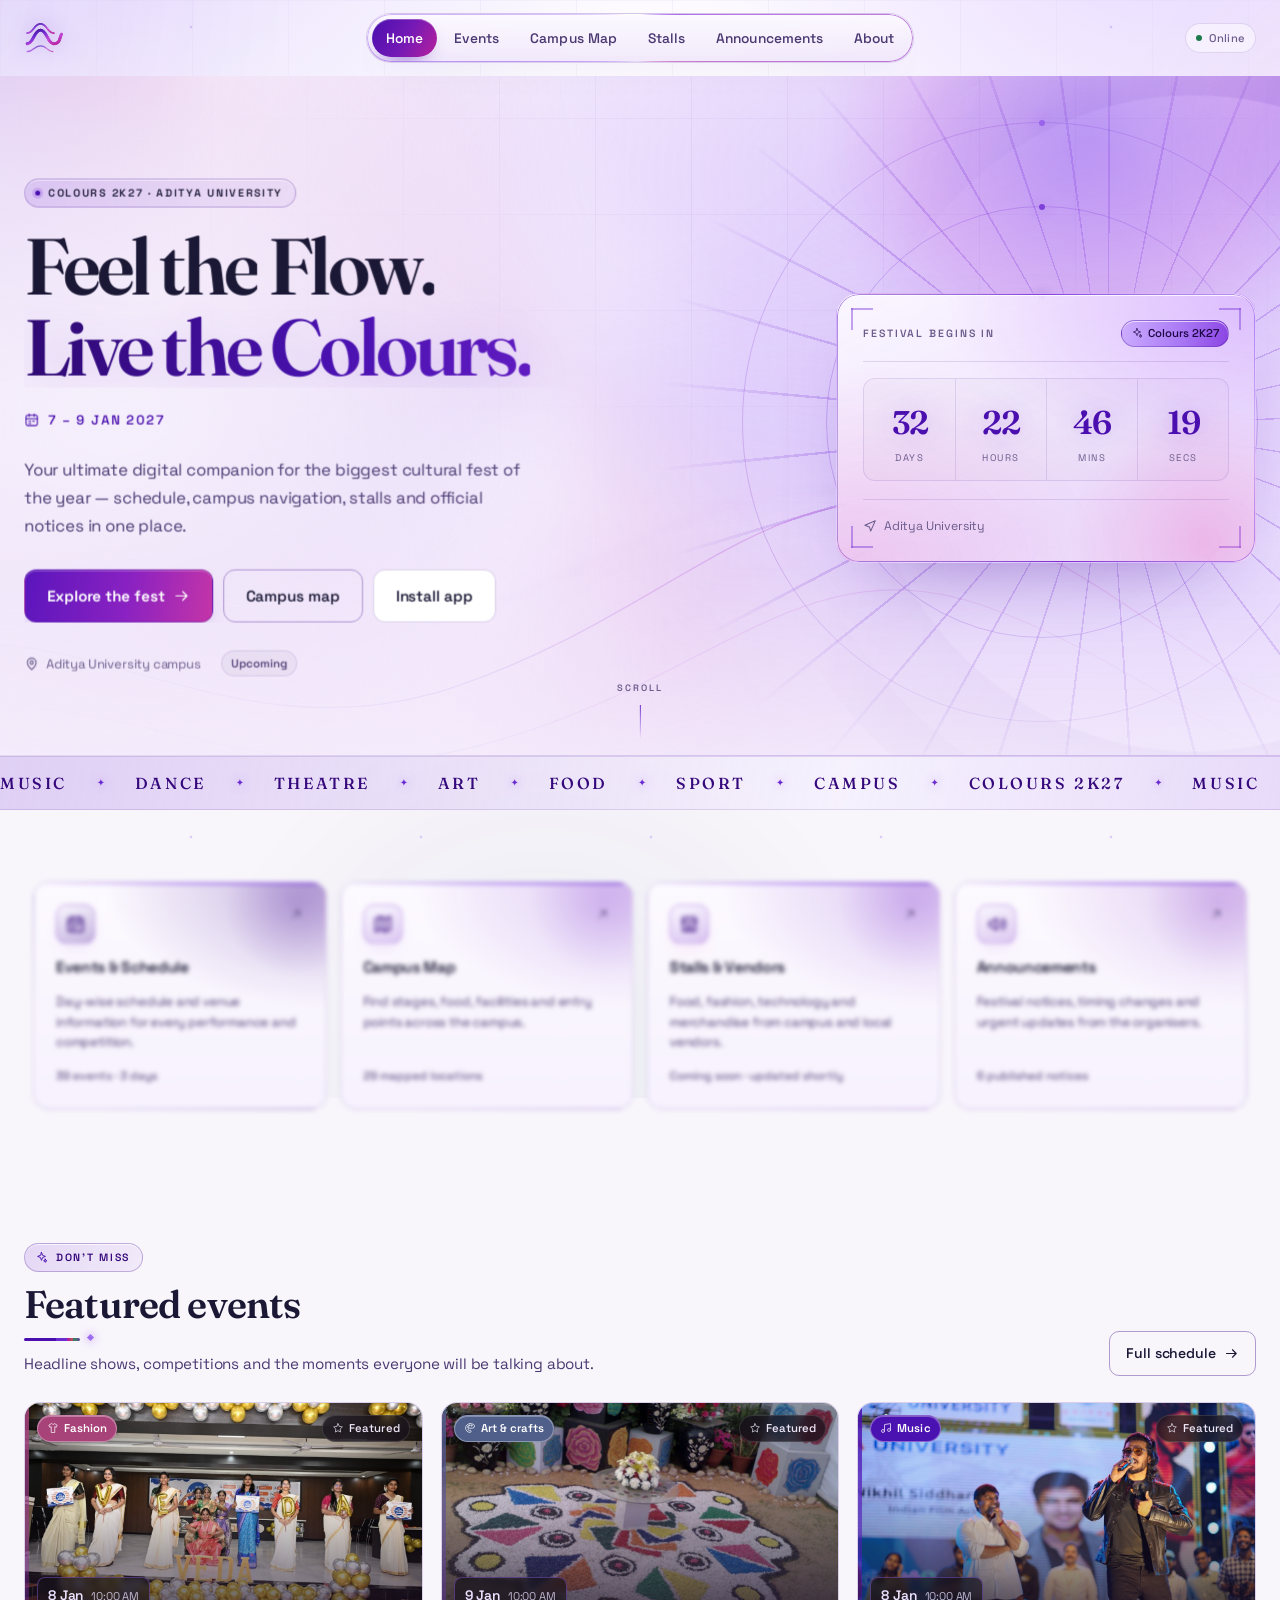
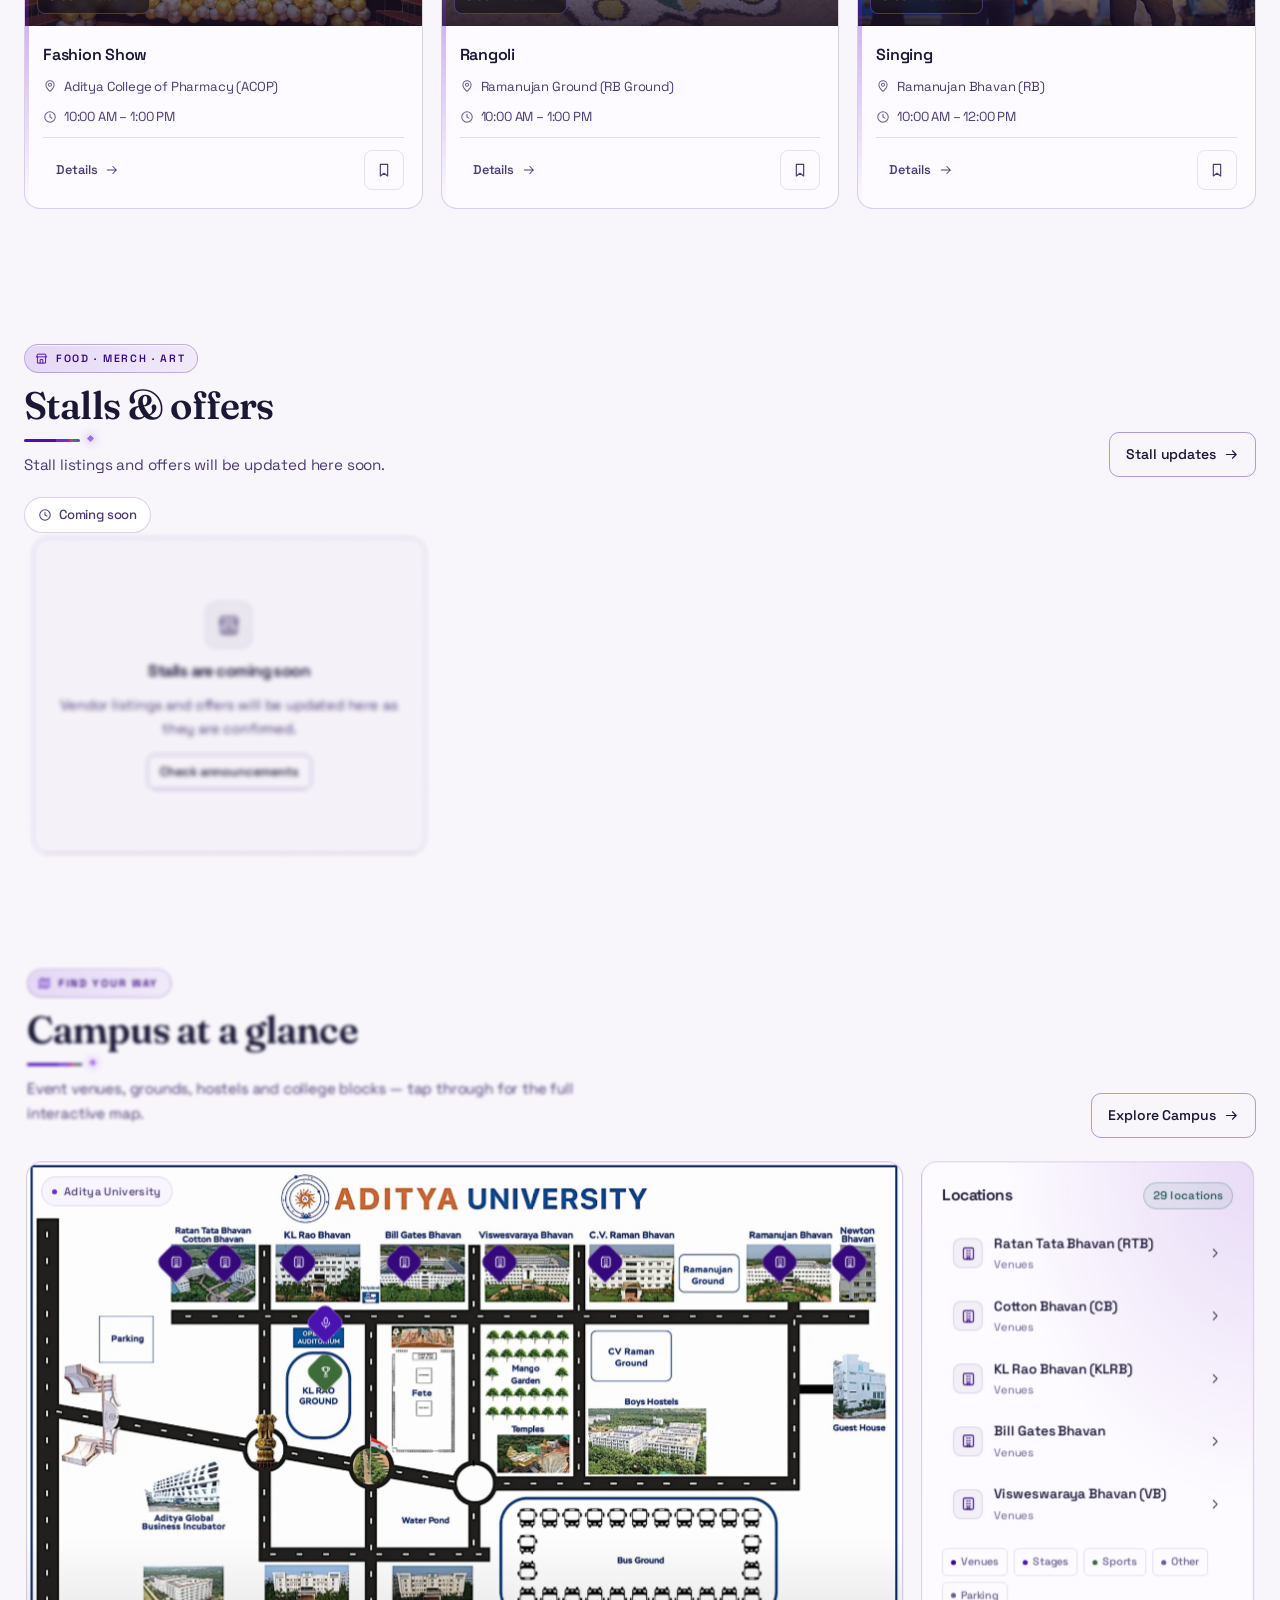
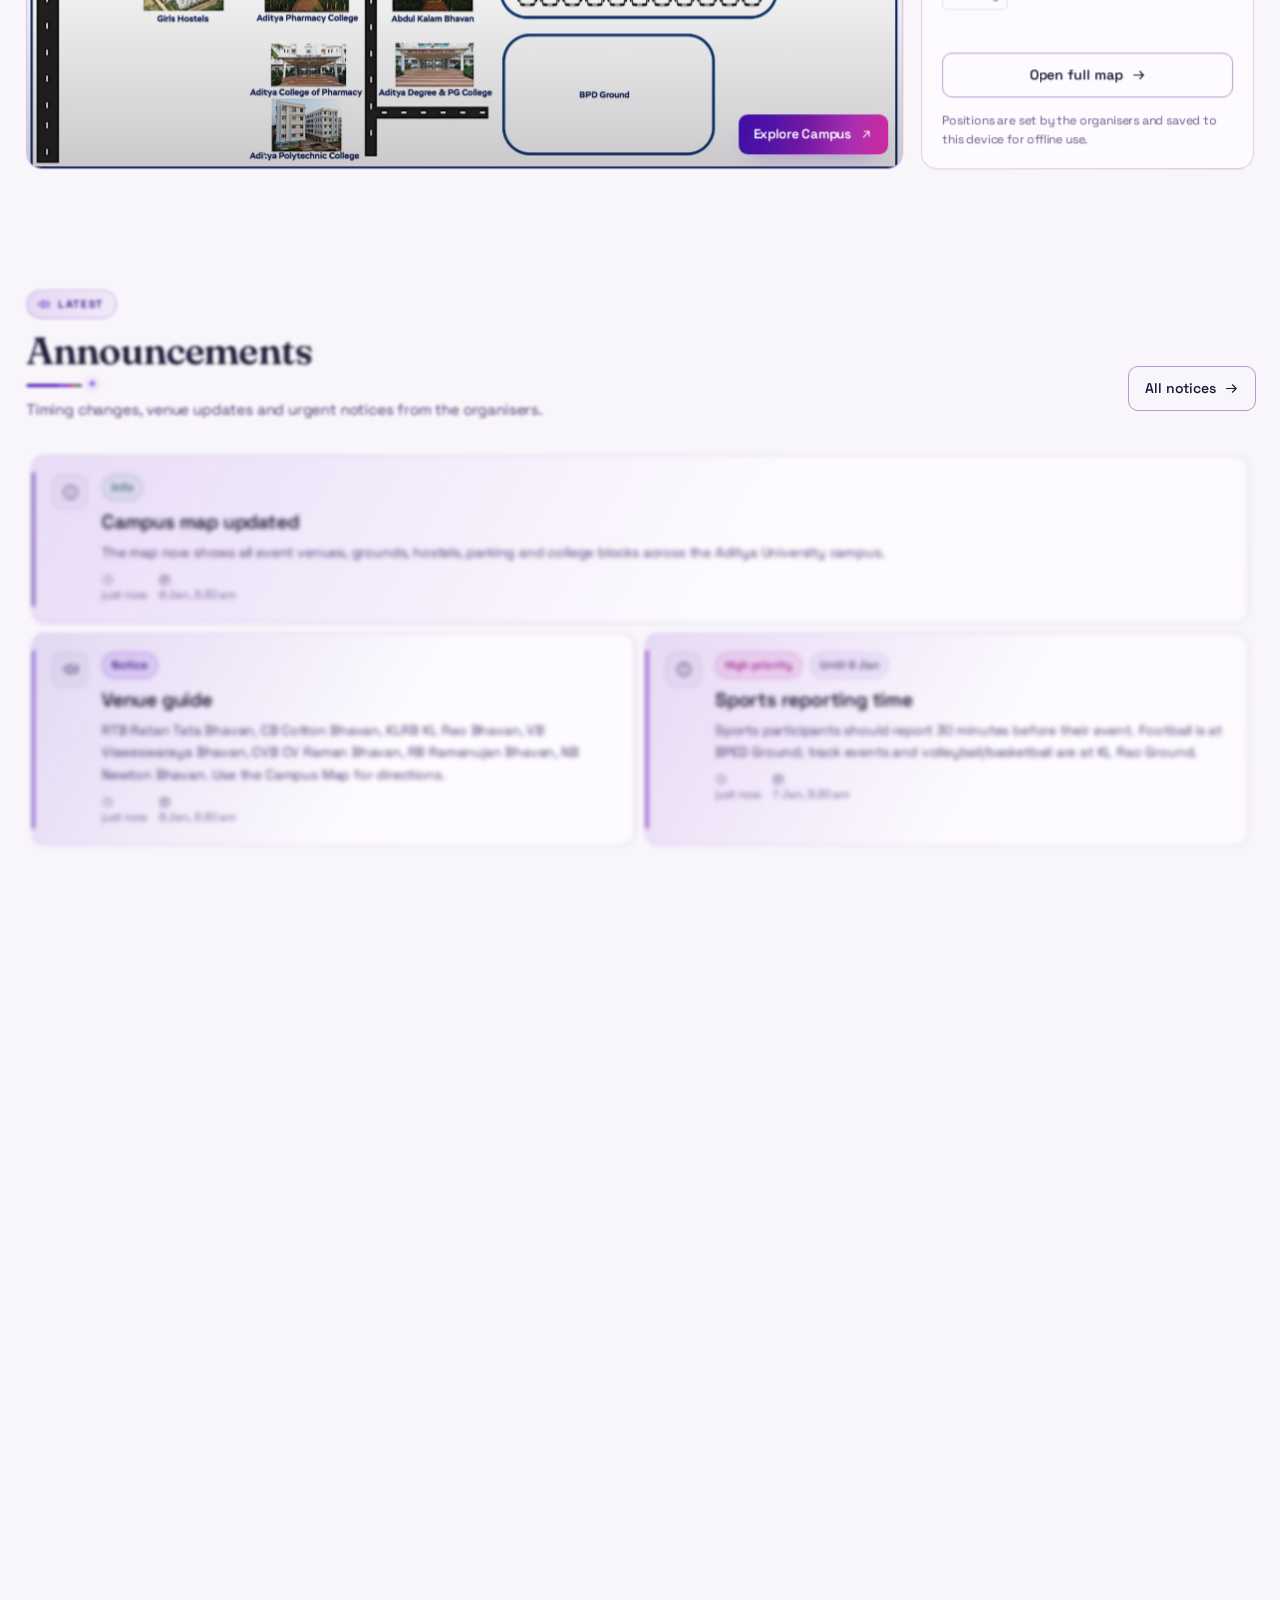
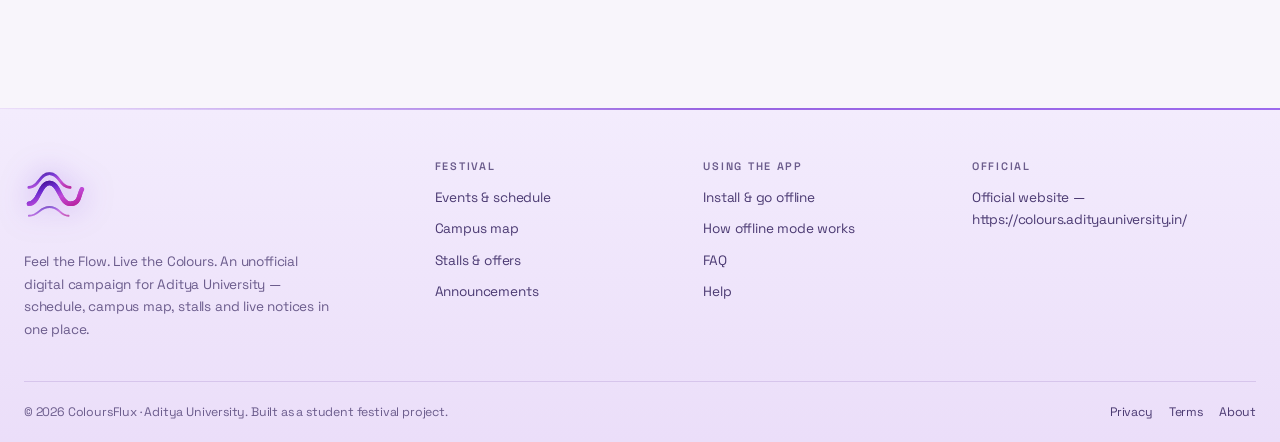
<file: index.html>
<!doctype html>
<html lang="en">
<head>
  <meta charset="utf-8" />
  <script>
    /* One-time reset for browsers still running an old service-worker cache. */
    (function () {
      try {
        var stamp = 'v2.0.66';
        if (!('serviceWorker' in navigator) || localStorage.getItem('cf.cacheReset') === stamp) return;
        Promise.all([navigator.serviceWorker.getRegistrations(), caches.keys()])
          .then(function (res) {
            var regs = res[0] || [];
            var keys = (res[1] || []).filter(function (k) { return k.indexOf('coloursflux-') === 0; });
            if (!regs.length && !keys.length) return;
            localStorage.setItem('cf.cacheReset', stamp);
            return Promise.all(
              regs.map(function (r) { return r.unregister(); }).concat(
                keys.map(function (k) { return caches.delete(k); })
              )
            ).then(function () { location.reload(); });
          })
          .catch(function () {});
      } catch (e) {}
    })();
  </script>

  <meta name="viewport" content="width=device-width, initial-scale=1, viewport-fit=cover" />
  <title>ColoursFlux — Feel the Flow. Live the Colours.</title>
  <meta name="description" content="ColoursFlux is an unofficial digital campaign for Colours 2K27 at Aditya University. Explore events, the campus map, stalls, offers and live announcements — online or offline." />
  <meta name="theme-color" content="#f8f5fb" />
  <meta name="color-scheme" content="light" />
  <link rel="preload" href="assets/fonts/fraunces-latin.woff2" as="font" type="font/woff2" crossorigin />
  <link rel="preload" href="assets/fonts/space-grotesk-latin.woff2" as="font" type="font/woff2" crossorigin />
  <link rel="manifest" href="manifest.webmanifest" />
  <link rel="icon" href="assets/icons/favicon.png" sizes="64x64" type="image/png" />
  <link rel="icon" href="assets/icons/favicon.svg" type="image/svg+xml" />
  <link rel="apple-touch-icon" href="assets/icons/apple-touch-icon.png" />
  <meta property="og:title" content="ColoursFlux — Colours 2K27" />
  <meta property="og:description" content="Feel the Flow. Live the Colours. Events, campus map, stalls and announcements in one app." />
  <meta property="og:type" content="website" />
  <script>
    // The cultural ident greets every fresh open of the website, even on the
    // same device. Moving from another page of the site, reloading or going
    // back stays quiet. ?intro=0 skips it, ?intro=1 replays it.
    try {
      const params = new URLSearchParams(location.search);
      const forced = params.get('intro') === '1';
      const skip = params.get('intro') === '0';
      let internal = false;
      if (!forced && !skip) {
        const entry = performance.getEntriesByType('navigation')[0];
        const type = entry
          ? entry.type
          : (performance.navigation && ['navigate', 'reload', 'back_forward'][performance.navigation.type]) || 'navigate';
        if (type === 'back_forward' || type === 'reload') {
          internal = true;
        } else if (document.referrer) {
          try {
            internal = new URL(document.referrer).origin === location.origin;
          } catch (e) {}
        }
      }
      if (skip || (!forced && internal)) {
        document.documentElement.classList.add('intro-seen');
      }
    } catch (e) {}
  </script>
  <link rel="stylesheet" href="assets/css/base.css?v=2.0.66" />
  <link rel="stylesheet" href="assets/css/components.css?v=2.0.66" />
  <link rel="stylesheet" href="assets/css/pages.css?v=2.0.66" />
  <link rel="stylesheet" href="assets/css/intro.css?v=9" />
  <noscript><style>.intro { display: none; }</style></noscript>
  <script type="module" src="assets/js/pages/home.js?v=2"></script>
  <script type="module">
    // Boot the opening animation independently of the cached home bundle, so
    // it still plays for visitors who have an older home.js in the service
    // worker cache.
    import { mountIntro } from './assets/js/intro.js?v=12';
    mountIntro();
  </script>
</head>
<body>
  <div class="intro" id="fest-intro" role="presentation" aria-hidden="true">
    <div class="intro-aura" aria-hidden="true"></div>

    <div class="intro-stage">
      <div class="intro-emblem" aria-hidden="true">
        <span class="intro-rays"></span>
        <span class="intro-rings">
          <i class="intro-ring-outer"></i>
          <i class="intro-ring-mid"></i>
          <i class="intro-ring-inner"></i>
        </span>
        <div class="intro-petals intro-petals-outer"></div>
        <div class="intro-petals intro-petals-inner"></div>
        <div class="intro-kolam"></div>

        <span class="intro-disc">
          <svg class="intro-wave" viewBox="55 115 435 330" xmlns="http://www.w3.org/2000/svg" focusable="false">
            <defs>
              <linearGradient id="intro-flow" x1="0" y1="0" x2="1" y2="1">
                <stop offset="0" stop-color="#35097c" />
                <stop offset=".32" stop-color="#6b2bd0" />
                <stop offset=".62" stop-color="#c04ad8" />
                <stop offset="1" stop-color="#b7209b" />
              </linearGradient>
            </defs>
            <g fill="none" stroke="url(#intro-flow)" stroke-linecap="round">
              <path pathLength="100" d="M86 336c66 0 66-132 132-132s66 132 132 132 54-60 76-92" stroke-width="28" />
              <path pathLength="100" d="M86 232c66 0 66-88 132-88s66 88 132 88" stroke-width="17" opacity=".72" />
              <path pathLength="100" d="M86 412c66 0 66-56 132-56s66 56 122 56" stroke-width="12" opacity=".45" />
            </g>
          </svg>
        </span>
      </div>

      <div class="intro-copy">
        <p class="intro-kicker">A Cultural Festival</p>
        <h2 class="intro-title" aria-label="Colours Flux">
          <span class="intro-word">Colours</span>
          <span class="intro-word intro-word-flux">Flux</span>
        </h2>
        <p class="intro-subtitle">An <span>unofficial</span> digital campaign of Colours.</p>
        <span class="intro-underline" aria-hidden="true"></span>
        <p class="intro-meta">7&ndash;9 January 2027</p>
        <p class="intro-institution">Aditya University</p>
      </div>
    </div>

    <span class="intro-enter"><span class="intro-enter-dot"></span> Tap to enter</span>
    <span class="intro-timer" aria-hidden="true"><i></i></span>
  </div>
  <script>
    // Last-resort cleanup if the module fails to load or a cached script is
    // still the previous version. The controller normally closes it sooner.
    setTimeout(function () {
      var intro = document.getElementById('fest-intro');
      if (!intro) return;
      intro.remove();
      document.documentElement.classList.remove('intro-open');
    }, 6100);
  </script>

  <a class="skip-link" href="#main">Skip to content</a>
  <header id="site-header" class="site-header"></header>

  <main id="main">
    <section class="hero">
      <div class="container hero-inner">
        <div class="hero-copy">
          <span class="eyebrow eyebrow-glow"><span class="dot"></span> Colours 2K27 · Aditya University</span>
          <h1>Feel the Flow. <br /><span class="gradient-text">Live the Colours.</span></h1>
          <div class="hero-date" id="festival-dates">Dates announced soon</div>
          <p class="lead">Your ultimate digital companion for the biggest cultural fest of the year — schedule, campus navigation, stalls and official notices in one place.</p>

          <div class="cluster hero-actions">
            <a class="btn btn-gold btn-lg" href="events.html">Explore the fest <i data-icon="arrow-right" data-size="17"></i></a>
            <a class="btn btn-outline btn-lg" href="map.html">Campus map</a>
            <button class="btn btn-lg" data-install-app hidden>Install app</button>
          </div>

          <div class="hero-meta">
            <span><i data-icon="map-pin" data-size="15"></i> Aditya University campus</span>
            <span id="festival-phase" class="badge badge-purple">Schedule loading…</span>
          </div>
        </div>

        <aside class="hero-panel" aria-label="Festival countdown">
          <div class="hero-panel-head">
            <span class="hero-panel-kicker" id="countdown-label">Festival countdown</span>
            <span class="badge badge-gold"><i data-icon="sparkles" data-size="12"></i> Colours 2K27</span>
          </div>
          <div id="countdown-host" aria-live="off"></div>
          <div class="hero-panel-foot">
            <span><i data-icon="navigation" data-size="14"></i> Aditya University</span>
          </div>
        </aside>
      </div>
      <a class="hero-scroll" href="#quick-title"><span>Scroll</span><i aria-hidden="true"></i></a>
    </section>

    <div class="fest-ribbon" aria-hidden="true">
      <div class="fest-ribbon-track">
        <span class="ribbon-item">Music</span><span class="ribbon-star">✦</span>
        <span class="ribbon-item">Dance</span><span class="ribbon-star">✦</span>
        <span class="ribbon-item">Theatre</span><span class="ribbon-star">✦</span>
        <span class="ribbon-item">Art</span><span class="ribbon-star">✦</span>
        <span class="ribbon-item">Food</span><span class="ribbon-star">✦</span>
        <span class="ribbon-item">Sport</span><span class="ribbon-star">✦</span>
        <span class="ribbon-item">Campus</span><span class="ribbon-star">✦</span>
        <span class="ribbon-item">Colours 2K27</span><span class="ribbon-star">✦</span>
        <span class="ribbon-item">Music</span><span class="ribbon-star">✦</span>
        <span class="ribbon-item">Dance</span><span class="ribbon-star">✦</span>
        <span class="ribbon-item">Theatre</span><span class="ribbon-star">✦</span>
        <span class="ribbon-item">Art</span><span class="ribbon-star">✦</span>
        <span class="ribbon-item">Food</span><span class="ribbon-star">✦</span>
        <span class="ribbon-item">Sport</span><span class="ribbon-star">✦</span>
        <span class="ribbon-item">Campus</span><span class="ribbon-star">✦</span>
        <span class="ribbon-item">Colours 2K27</span><span class="ribbon-star">✦</span>
        <span class="ribbon-item">Music</span><span class="ribbon-star">✦</span>
        <span class="ribbon-item">Dance</span><span class="ribbon-star">✦</span>
        <span class="ribbon-item">Theatre</span><span class="ribbon-star">✦</span>
        <span class="ribbon-item">Art</span><span class="ribbon-star">✦</span>
        <span class="ribbon-item">Food</span><span class="ribbon-star">✦</span>
        <span class="ribbon-item">Sport</span><span class="ribbon-star">✦</span>
        <span class="ribbon-item">Campus</span><span class="ribbon-star">✦</span>
        <span class="ribbon-item">Colours 2K27</span><span class="ribbon-star">✦</span>
        <span class="ribbon-item">Music</span><span class="ribbon-star">✦</span>
        <span class="ribbon-item">Dance</span><span class="ribbon-star">✦</span>
        <span class="ribbon-item">Theatre</span><span class="ribbon-star">✦</span>
        <span class="ribbon-item">Art</span><span class="ribbon-star">✦</span>
        <span class="ribbon-item">Food</span><span class="ribbon-star">✦</span>
        <span class="ribbon-item">Sport</span><span class="ribbon-star">✦</span>
        <span class="ribbon-item">Campus</span><span class="ribbon-star">✦</span>
        <span class="ribbon-item">Colours 2K27</span><span class="ribbon-star">✦</span>
      </div>
    </div>

    <section class="section-tight" aria-labelledby="quick-title">
      <div class="container">
        <h2 id="quick-title" class="sr-only">Quick access</h2>
        <div class="quick-grid">
          <a class="quick-card" href="events.html">
            <span class="quick-etop">
              <span class="quick-icon"><i data-icon="calendar" data-size="20"></i></span>
              <span class="go" aria-hidden="true"><i data-icon="arrow-up-right" data-size="16"></i></span>
            </span>
            <span class="quick-label">Events &amp; Schedule</span>
            <span class="quick-sub">Day-wise schedule and venue information for every performance and competition.</span>
            <span class="quick-meta" id="quick-events">Full day-wise schedule</span>
          </a>
          <a class="quick-card" href="map.html">
            <span class="quick-etop">
              <span class="quick-icon"><i data-icon="map" data-size="20"></i></span>
              <span class="go" aria-hidden="true"><i data-icon="arrow-up-right" data-size="16"></i></span>
            </span>
            <span class="quick-label">Campus Map</span>
            <span class="quick-sub">Find stages, food, facilities and entry points across the campus.</span>
            <span class="quick-meta" id="quick-locations">Stages, food court, parking</span>
          </a>
          <a class="quick-card" href="stalls.html">
            <span class="quick-etop">
              <span class="quick-icon"><i data-icon="store" data-size="20"></i></span>
              <span class="go" aria-hidden="true"><i data-icon="arrow-up-right" data-size="16"></i></span>
            </span>
            <span class="quick-label">Stalls &amp; Vendors</span>
            <span class="quick-sub">Food, fashion, technology and merchandise from campus and local vendors.</span>
            <span class="quick-meta" id="quick-vendors">Vendors and festival offers</span>
          </a>
          <a class="quick-card" href="announcements.html">
            <span class="quick-etop">
              <span class="quick-icon"><i data-icon="megaphone" data-size="20"></i></span>
              <span class="go" aria-hidden="true"><i data-icon="arrow-up-right" data-size="16"></i></span>
            </span>
            <span class="quick-label">Announcements</span>
            <span class="quick-sub">Festival notices, timing changes and urgent updates from the organisers.</span>
            <span class="quick-meta" id="quick-announcements">Live notices and updates</span>
          </a>
        </div>
        <div id="home-status" style="margin-top:14px"></div>
      </div>
    </section>

    <section class="section" aria-labelledby="featured-events-title">
      <div class="container">
        <div class="section-head">
          <div>
            <span class="eyebrow"><i data-icon="sparkles" data-size="13"></i> Don't miss</span>
            <h2 id="featured-events-title" style="margin-top:10px">Featured events</h2>
            <p>Headline shows, competitions and the moments everyone will be talking about.</p>
          </div>
          <a class="btn btn-outline" href="events.html">Full schedule <i data-icon="arrow-right" data-size="15"></i></a>
        </div>
        <div class="grid grid-3" id="featured-events">
          <div class="sk-card"><div class="sk sk-media"></div><div style="padding:18px;display:grid;gap:10px"><div class="sk sk-line w60"></div><div class="sk sk-line w80"></div><div class="sk sk-line w40"></div></div></div>
          <div class="sk-card"><div class="sk sk-media"></div><div style="padding:18px;display:grid;gap:10px"><div class="sk sk-line w60"></div><div class="sk sk-line w80"></div><div class="sk sk-line w40"></div></div></div>
          <div class="sk-card"><div class="sk sk-media"></div><div style="padding:18px;display:grid;gap:10px"><div class="sk sk-line w60"></div><div class="sk sk-line w80"></div><div class="sk sk-line w40"></div></div></div>
        </div>
      </div>
    </section>

    <section class="section-tight" aria-labelledby="vendors-title">
      <div class="container">
        <div class="section-head">
          <div>
            <span class="eyebrow"><i data-icon="store" data-size="13"></i> Food · Merch · Art</span>
            <h2 id="vendors-title" style="margin-top:10px">Stalls &amp; offers</h2>
            <p>Stall listings and offers will be updated here soon.</p>
          </div>
          <a class="btn btn-outline" href="stalls.html">Stall updates <i data-icon="arrow-right" data-size="15"></i></a>
        </div>
        <div class="chip-row vendor-chips" id="home-vendor-chips" role="navigation" aria-label="Stall updates"></div>
        <div class="grid grid-3" id="featured-vendors">
          <div class="state">
            <div class="state-icon"><i data-icon="store" data-size="24"></i></div>
            <h3>Stalls are coming soon</h3>
            <p>Vendor listings and offers will be updated here as they are confirmed.</p>
          </div>
        </div>
      </div>
    </section>

    <section class="section-tight" aria-labelledby="map-preview-title">
      <div class="container">
        <div class="section-head">
          <div>
            <span class="eyebrow"><i data-icon="map" data-size="13"></i> Find your way</span>
            <h2 id="map-preview-title" style="margin-top:10px">Campus at a glance</h2>
            <p>Event venues, grounds, hostels and college blocks — tap through for the full interactive map.</p>
          </div>
          <a class="btn btn-outline" href="map.html">Explore Campus <i data-icon="arrow-right" data-size="15"></i></a>
        </div>

        <div class="home-map-grid">
          <div class="map-board map-preview" id="home-map-board" role="group" aria-label="Campus map preview">
            <div id="home-map-art"></div>
            <div id="home-map-markers" aria-hidden="true"></div>
            <span class="map-preview-badge"><span class="dot"></span> Aditya University</span>
            <a class="map-preview-cta" href="map.html">Explore Campus <i data-icon="arrow-up-right" data-size="14"></i></a>
          </div>

          <aside class="home-map-panel" aria-label="Campus locations preview">
            <div class="between">
              <h3>Locations</h3>
              <span class="badge badge-cyan" id="home-map-count">—</span>
            </div>
            <div class="home-map-list" id="home-map-list"></div>
            <div class="home-map-legend" id="home-map-legend" aria-label="Location types"></div>
            <a class="btn btn-outline btn-block" href="map.html">Open full map <i data-icon="arrow-right" data-size="15"></i></a>
            <p class="micro dim">Positions are set by the organisers and saved to this device for offline use.</p>
          </aside>
        </div>
      </div>
    </section>

    <section class="section-tight" aria-labelledby="announce-title">
      <div class="container">
        <div class="section-head">
          <div>
            <span class="eyebrow"><i data-icon="megaphone" data-size="13"></i> Latest</span>
            <h2 id="announce-title" style="margin-top:10px">Announcements</h2>
            <p>Timing changes, venue updates and urgent notices from the organisers.</p>
          </div>
          <a class="btn btn-outline" href="announcements.html">All notices <i data-icon="arrow-right" data-size="15"></i></a>
        </div>
        <div class="announce-feed home-announcements" id="home-announcements"></div>
      </div>
    </section>

    <section class="section" aria-labelledby="info-title">
      <div class="container">
        <div class="section-head">
          <div>
            <span class="eyebrow"><i data-icon="info" data-size="13"></i> Plan your visit</span>
            <h2 id="info-title" style="margin-top:10px">Festival information</h2>
            <p>Everything you need before you reach the campus gate.</p>
          </div>
        </div>

        <div class="grid grid-2" style="align-items:start">
          <div class="stack" style="--gap:16px">
            <div class="info-grid info-grid-2" id="festival-facts"></div>
            <div class="card card-pad">
              <div class="between" style="margin-bottom:8px">
                <h3 style="font-size:1rem">Works without signal</h3>
                <span class="badge badge-cyan"><i data-icon="wifi-off" data-size="12"></i> Offline-first</span>
              </div>
              <p class="small">Campus grounds get crowded and networks get slow. Save the schedule, map and stall list to this device before you arrive — they stay readable with no connection.</p>
              <div class="cluster" style="margin-top:14px">
                <button class="btn btn-primary btn-sm" data-download-data><i data-icon="download" data-size="15"></i> Download festival data</button>
                <a class="btn btn-sm btn-ghost" href="install.html">How it works</a>
              </div>
            </div>
          </div>

          <div class="card card-pad">
            <h3 style="font-size:1rem;margin-bottom:12px">Good to know</h3>
            <div class="stack" style="--gap:12px">
              <div class="meta-row" style="align-items:flex-start"><i data-icon="clock" data-size="16"></i><span style="white-space:normal">Event timings can change on the day — check Announcements before you leave for a venue.</span></div>
              <div class="meta-row" style="align-items:flex-start"><i data-icon="navigation" data-size="16"></i><span style="white-space:normal">Use the campus map to find stages, food stalls and restrooms.</span></div>
              <div class="meta-row" style="align-items:flex-start"><i data-icon="alert-triangle" data-size="16"></i><span style="white-space:normal">In an emergency, follow organiser instructions and campus security — this app is not an emergency service.</span></div>
            </div>
            <div class="divider" style="margin:16px 0"></div>
            <div id="sponsor-strip-host"></div>
          </div>
        </div>
      </div>
    </section>
  </main>

  <footer id="site-footer" class="site-footer"></footer>
</body>
</html>
</file>
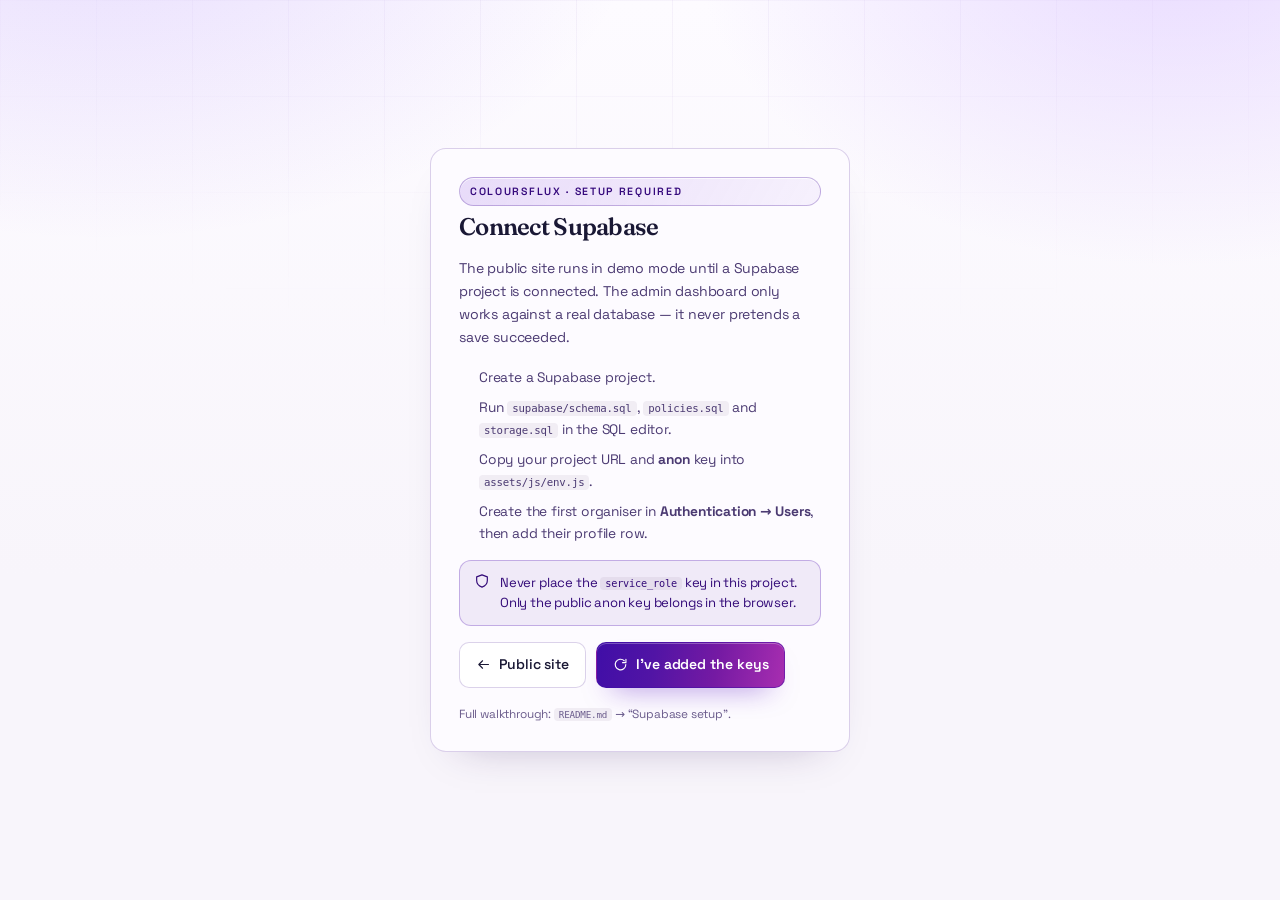
<file: admin/index.html>
<!doctype html>
<html lang="en">
<head>
  <meta charset="utf-8" />
  <meta name="viewport" content="width=device-width, initial-scale=1, viewport-fit=cover" />
  <title>Admin — ColoursFlux</title>
  <meta name="robots" content="noindex, nofollow" />
  <meta name="theme-color" content="#f8f5fb" />
  <meta name="color-scheme" content="light" />
  <link rel="preload" href="../assets/fonts/fraunces-latin.woff2" as="font" type="font/woff2" crossorigin />
  <link rel="preload" href="../assets/fonts/space-grotesk-latin.woff2" as="font" type="font/woff2" crossorigin />
  <link rel="icon" href="../assets/icons/favicon.png" sizes="64x64" type="image/png" />
  <link rel="icon" href="../assets/icons/favicon.svg" type="image/svg+xml" />
  <link rel="stylesheet" href="../assets/css/base.css?v=2.0.66" />
  <link rel="stylesheet" href="../assets/css/components.css?v=2.0.15" />
  <link rel="stylesheet" href="../assets/css/admin.css" />
  <script type="module" src="../assets/js/admin/app.js"></script>
</head>
<body class="admin-body">
  <a class="skip-link" href="#admin-view">Skip to dashboard</a>

  <div id="admin-root">
    <main id="admin-view" class="login-wrap" tabindex="-1">
      <div class="login-card" aria-busy="true">
        <p class="eyebrow">ColoursFlux</p>
        <h1>Loading dashboard…</h1>
        <p class="muted">Checking for an existing organiser session.</p>
      </div>
    </main>
  </div>

  <noscript>
    <div class="login-wrap">
      <div class="login-card">
        <h1>JavaScript is required</h1>
        <p class="muted">The admin dashboard needs JavaScript. The public festival site still works without it.</p>
      </div>
    </div>
  </noscript>
</body>
</html>
</file>
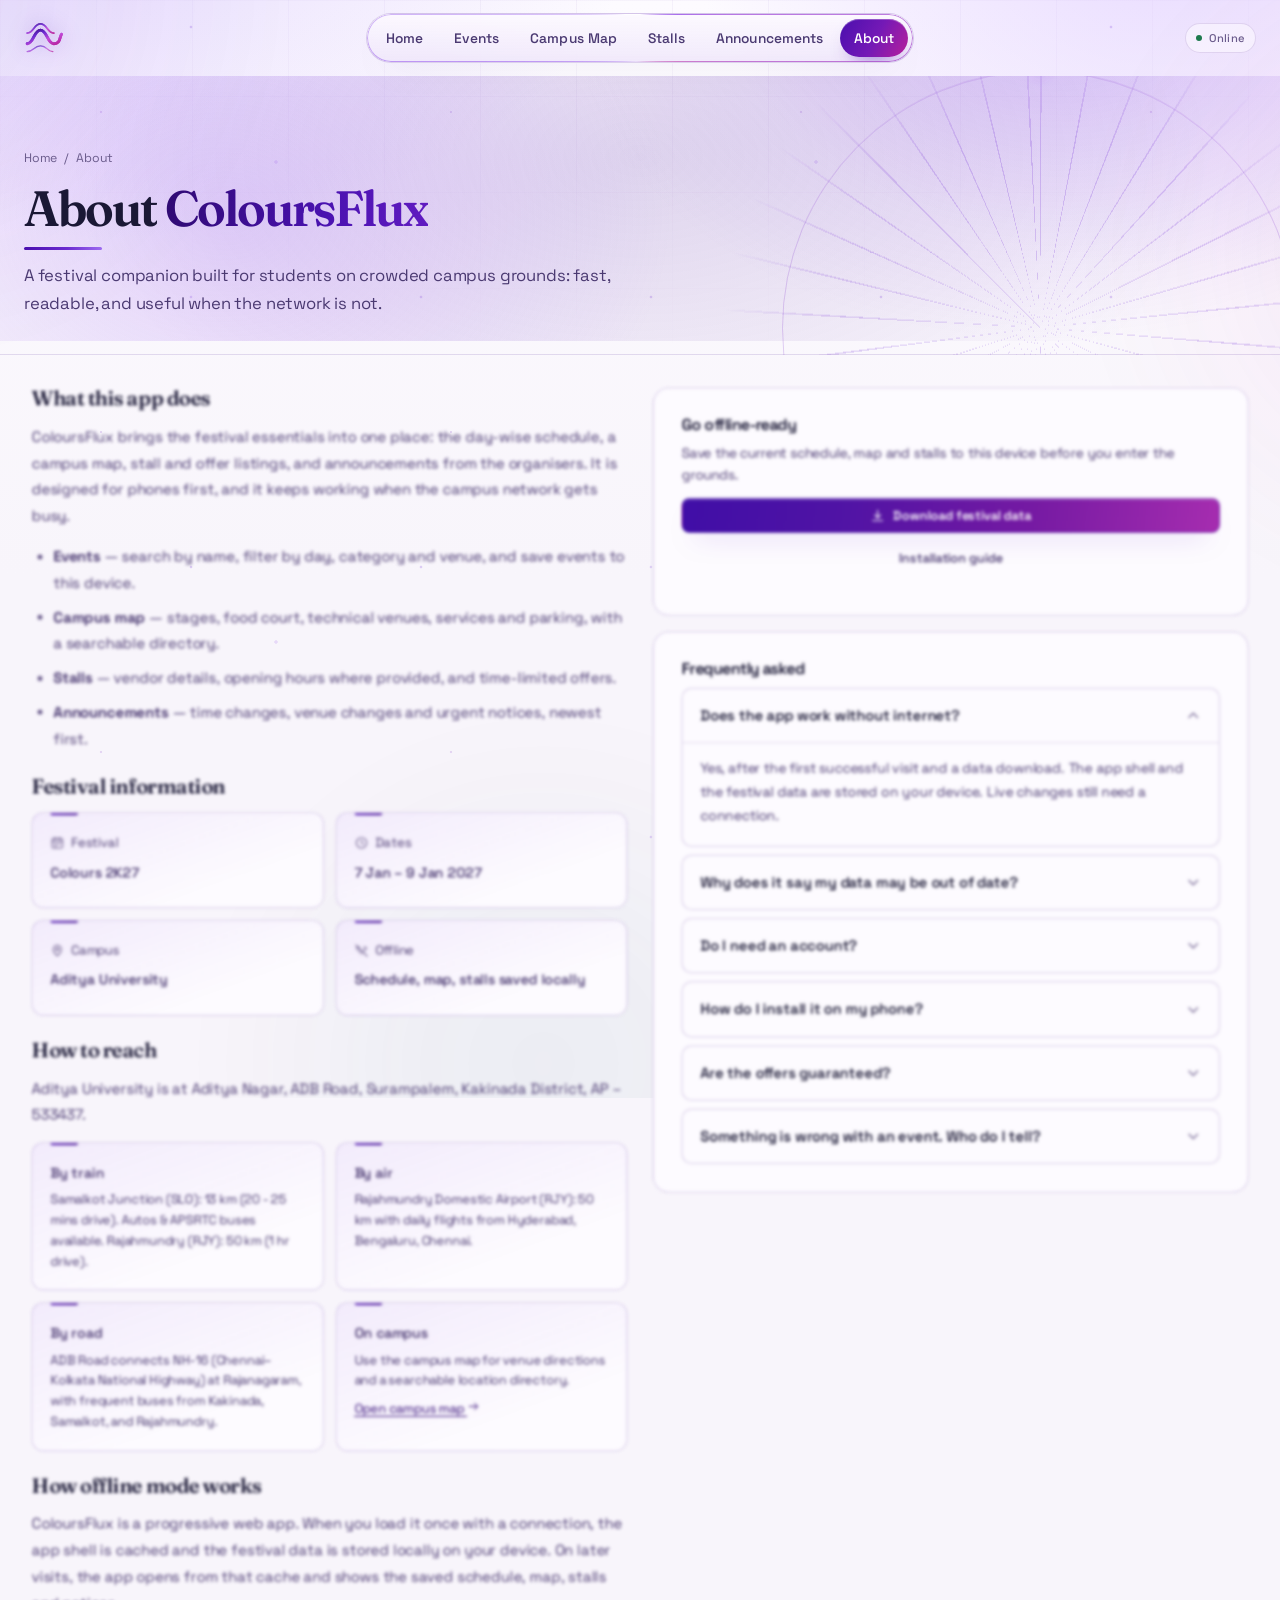
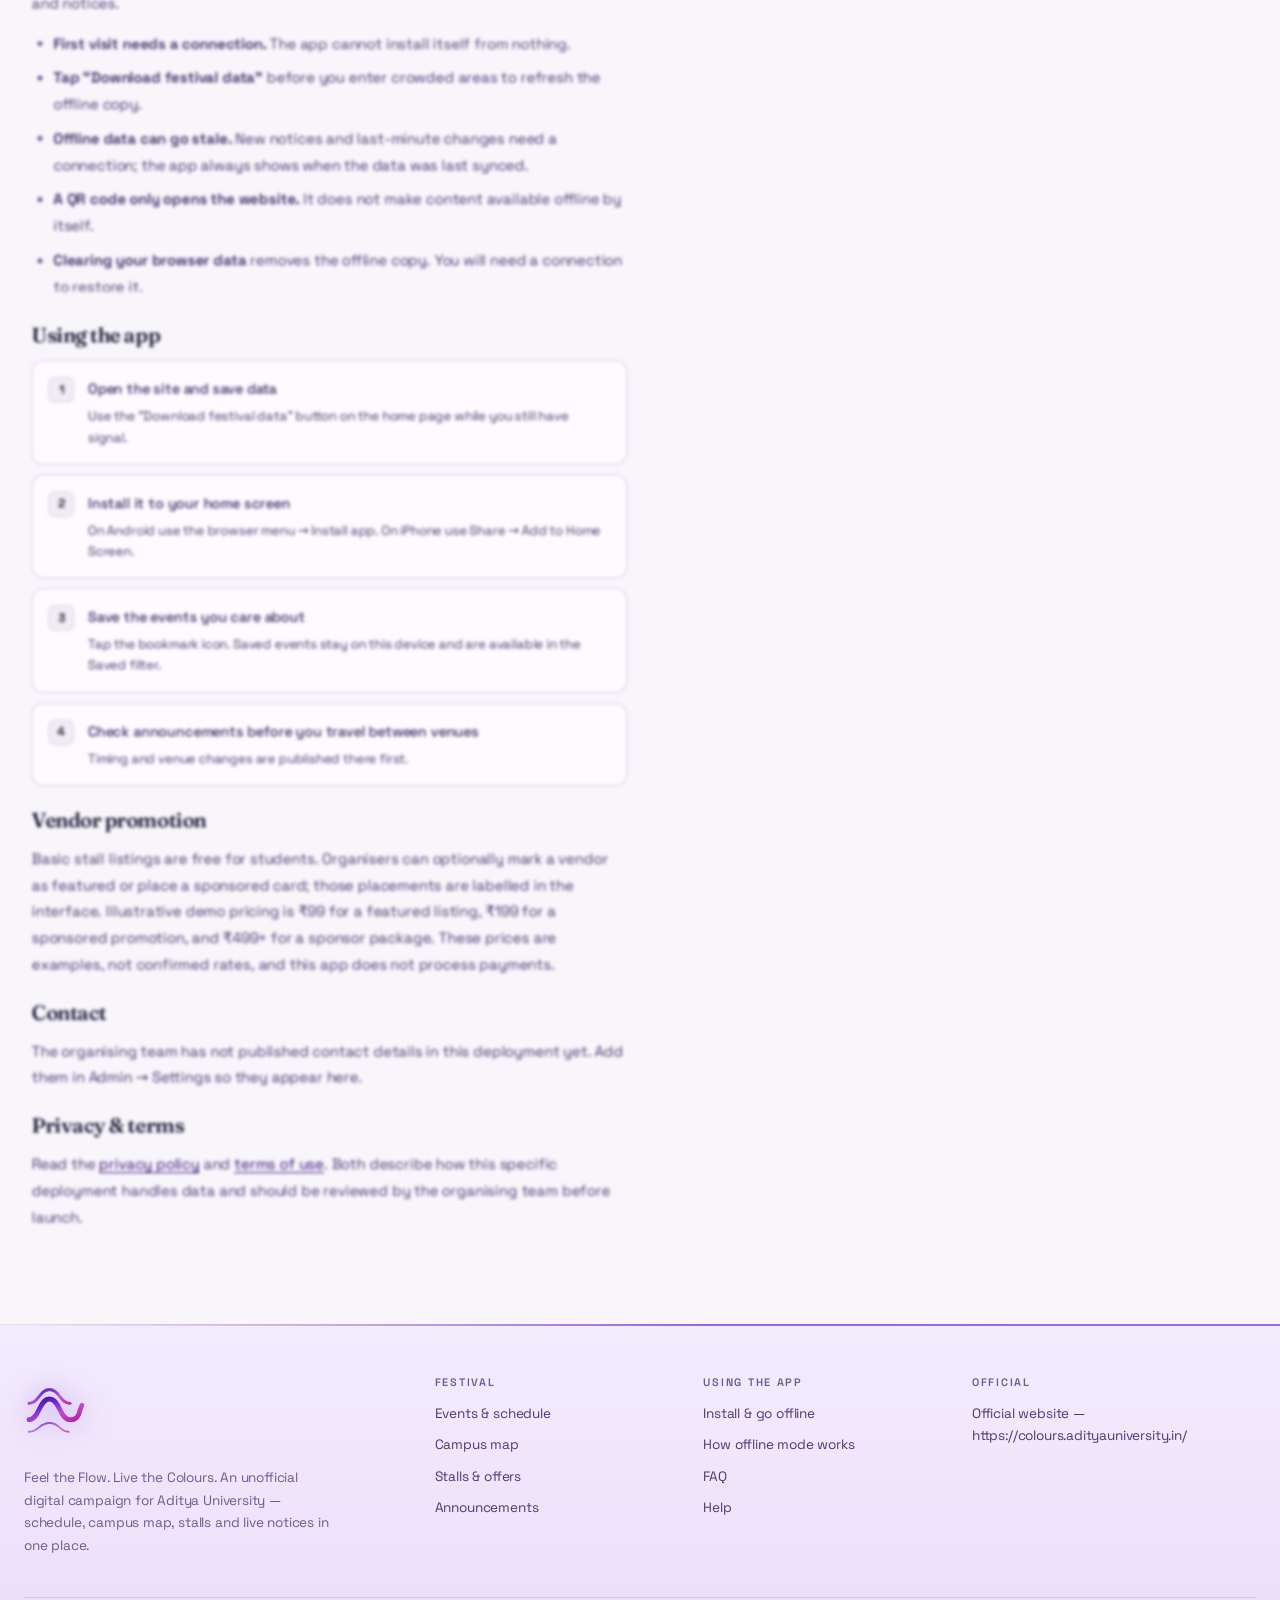
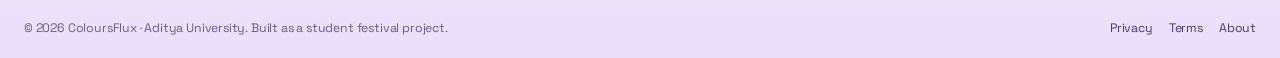
<file: about.html>
<!doctype html>
<html lang="en">
<head>
  <meta charset="utf-8" />
  <script>
    /* One-time reset for browsers still running an old service-worker cache. */
    (function () {
      try {
        var stamp = 'v2.0.66';
        if (!('serviceWorker' in navigator) || localStorage.getItem('cf.cacheReset') === stamp) return;
        Promise.all([navigator.serviceWorker.getRegistrations(), caches.keys()])
          .then(function (res) {
            var regs = res[0] || [];
            var keys = (res[1] || []).filter(function (k) { return k.indexOf('coloursflux-') === 0; });
            if (!regs.length && !keys.length) return;
            localStorage.setItem('cf.cacheReset', stamp);
            return Promise.all(
              regs.map(function (r) { return r.unregister(); }).concat(
                keys.map(function (k) { return caches.delete(k); })
              )
            ).then(function () { location.reload(); });
          })
          .catch(function () {});
      } catch (e) {}
    })();
  </script>

  <meta name="viewport" content="width=device-width, initial-scale=1, viewport-fit=cover" />
  <title>About &amp; Help · ColoursFlux</title>
  <meta name="description" content="About ColoursFlux, how offline mode works, frequently asked questions and organiser contact details for Colours 2K27." />
  <meta name="theme-color" content="#f8f5fb" />
  <meta name="color-scheme" content="light" />
  <link rel="preload" href="assets/fonts/fraunces-latin.woff2" as="font" type="font/woff2" crossorigin />
  <link rel="preload" href="assets/fonts/space-grotesk-latin.woff2" as="font" type="font/woff2" crossorigin />
  <link rel="manifest" href="manifest.webmanifest" />
  <link rel="icon" href="assets/icons/favicon.png" sizes="64x64" type="image/png" />
  <link rel="icon" href="assets/icons/favicon.svg" type="image/svg+xml" />
  <link rel="apple-touch-icon" href="assets/icons/apple-touch-icon.png" />
  <link rel="stylesheet" href="assets/css/base.css?v=2.0.66" />
  <link rel="stylesheet" href="assets/css/components.css?v=2.0.66" />
  <link rel="stylesheet" href="assets/css/pages.css?v=2.0.66" />
  <script type="module" src="assets/js/pages/about.js"></script>
</head>
<body>
  <a class="skip-link" href="#main">Skip to content</a>
  <header id="site-header" class="site-header"></header>

  <main id="main">
    <section class="page-head">
      <div class="container">
        <nav class="crumbs" aria-label="Breadcrumb"><a href="index.html">Home</a> / <span>About</span></nav>
        <h1>About <span class="gradient-text">ColoursFlux</span></h1>
        <p class="lead">A festival companion built for students on crowded campus grounds: fast, readable, and useful when the network is not.</p>
      </div>
    </section>

    <section class="container">
      <div class="grid grid-2" style="align-items:start;gap:26px">
        <div class="prose">
          <h2 style="margin-top:0">What this app does</h2>
          <p>ColoursFlux brings the festival essentials into one place: the day-wise schedule, a campus map, stall and offer listings, and announcements from the organisers. It is designed for phones first, and it keeps working when the campus network gets busy.</p>
          <ul>
            <li><b>Events</b> — search by name, filter by day, category and venue, and save events to this device.</li>
            <li><b>Campus map</b> — stages, food court, technical venues, services and parking, with a searchable directory.</li>
            <li><b>Stalls</b> — vendor details, opening hours where provided, and time-limited offers.</li>
            <li><b>Announcements</b> — time changes, venue changes and urgent notices, newest first.</li>
          </ul>

          <h2 id="festival">Festival information</h2>
          <div class="info-grid" id="about-facts" style="grid-template-columns:1fr 1fr"></div>

          <h2 id="travel">How to reach</h2>
          <p>Aditya University is at Aditya Nagar, ADB Road, Surampalem, Kakinada District, AP – 533437.</p>
          <div class="info-grid info-grid-2">
            <div class="info-tile">
              <b>By train</b>
              <p>Samalkot Junction (SLO): 13 km (20 - 25 mins drive). Autos &amp; APSRTC buses available. Rajahmundry (RJY): 50 km (1 hr drive).</p>
            </div>
            <div class="info-tile">
              <b>By air</b>
              <p>Rajahmundry Domestic Airport (RJY): 50 km with daily flights from Hyderabad, Bengaluru, Chennai.</p>
            </div>
            <div class="info-tile">
              <b>By road</b>
              <p>ADB Road connects NH-16 (Chennai–Kolkata National Highway) at Rajanagaram, with frequent buses from Kakinada, Samalkot, and Rajahmundry.</p>
            </div>
            <div class="info-tile">
              <b>On campus</b>
              <p>Use the campus map for venue directions and a searchable location directory.</p>
              <p style="margin-top:8px"><a href="map.html#travel-info">Open campus map <i data-icon="arrow-right" data-size="13"></i></a></p>
            </div>
          </div>

          <h2 id="offline">How offline mode works</h2>
          <p>ColoursFlux is a progressive web app. When you load it once with a connection, the app shell is cached and the festival data is stored locally on your device. On later visits, the app opens from that cache and shows the saved schedule, map, stalls and notices.</p>
          <ul>
            <li><b>First visit needs a connection.</b> The app cannot install itself from nothing.</li>
            <li><b>Tap “Download festival data”</b> before you enter crowded areas to refresh the offline copy.</li>
            <li><b>Offline data can go stale.</b> New notices and last-minute changes need a connection; the app always shows when the data was last synced.</li>
            <li><b>A QR code only opens the website.</b> It does not make content available offline by itself.</li>
            <li><b>Clearing your browser data</b> removes the offline copy. You will need a connection to restore it.</li>
          </ul>

          <h2 id="help">Using the app</h2>
          <div class="step-list">
            <div class="step"><div><b>Open the site and save data</b><p>Use the “Download festival data” button on the home page while you still have signal.</p></div></div>
            <div class="step"><div><b>Install it to your home screen</b><p>On Android use the browser menu → Install app. On iPhone use Share → Add to Home Screen.</p></div></div>
            <div class="step"><div><b>Save the events you care about</b><p>Tap the bookmark icon. Saved events stay on this device and are available in the Saved filter.</p></div></div>
            <div class="step"><div><b>Check announcements before you travel between venues</b><p>Timing and venue changes are published there first.</p></div></div>
          </div>

          <h2 id="vendors">Vendor promotion</h2>
          <p>Basic stall listings are free for students. Organisers can optionally mark a vendor as featured or place a sponsored card; those placements are labelled in the interface. Illustrative demo pricing is ₹99 for a featured listing, ₹199 for a sponsored promotion, and ₹499+ for a sponsor package. These prices are examples, not confirmed rates, and this app does not process payments.</p>

          <h2 id="contact">Contact</h2>
          <div id="contact-block">
            <p>Organiser contact details have not been published in the app yet. They are configured in the admin dashboard.</p>
          </div>

          <h2 id="legal">Privacy &amp; terms</h2>
          <p>Read the <a href="privacy.html">privacy policy</a> and <a href="terms.html">terms of use</a>. Both describe how this specific deployment handles data and should be reviewed by the organising team before launch.</p>
        </div>

        <aside class="stack" style="--gap:16px;position:sticky;top:calc(var(--header-h) + 20px)">
          <div class="card card-pad">
            <h3 style="font-size:1rem;margin-bottom:8px">Go offline-ready</h3>
            <p class="small">Save the current schedule, map and stalls to this device before you enter the grounds.</p>
            <button class="btn btn-primary btn-sm btn-block" style="margin-top:12px" data-download-data><i data-icon="download" data-size="15"></i> Download festival data</button>
            <a class="btn btn-ghost btn-sm btn-block" style="margin-top:8px" href="install.html">Installation guide</a>
            <div id="about-sync" style="margin-top:12px"></div>
          </div>

          <div class="card card-pad">
            <h3 style="font-size:1rem;margin-bottom:10px">Frequently asked</h3>
            <div class="faq" id="faq-list">
              <details open>
                <summary>Does the app work without internet? <i data-icon="chevron-down" data-size="16"></i></summary>
                <div class="faq-body">Yes, after the first successful visit and a data download. The app shell and the festival data are stored on your device. Live changes still need a connection.</div>
              </details>
              <details>
                <summary>Why does it say my data may be out of date? <i data-icon="chevron-down" data-size="16"></i></summary>
                <div class="faq-body">When the app is offline, or the last sync is old, it keeps showing your saved copy and says so. That is intentional — it is better to show saved times than invent new ones.</div>
              </details>
              <details>
                <summary>Do I need an account? <i data-icon="chevron-down" data-size="16"></i></summary>
                <div class="faq-body">No. Browsing is public. Accounts exist only for authorised organisers to publish content from the admin dashboard.</div>
              </details>
              <details>
                <summary>How do I install it on my phone? <i data-icon="chevron-down" data-size="16"></i></summary>
                <div class="faq-body">Android: browser menu → “Install app” or “Add to Home screen”. iPhone (Safari): Share → “Add to Home Screen”. Full steps are on the <a href="install.html">installation page</a>.</div>
              </details>
              <details>
                <summary>Are the offers guaranteed? <i data-icon="chevron-down" data-size="16"></i></summary>
                <div class="faq-body">Offers are published by vendors and expire automatically in the app. Availability is decided by the vendor at the stall — the app does not process payments or issue vouchers.</div>
              </details>
              <details>
                <summary>Something is wrong with an event. Who do I tell? <i data-icon="chevron-down" data-size="16"></i></summary>
                <div class="faq-body">Speak to the registration desk or the organiser contact published in this page. This app is a companion, not the official record of the festival.</div>
              </details>
            </div>
          </div>
        </aside>
      </div>
    </section>
  </main>

  <footer id="site-footer" class="site-footer"></footer>
</body>
</html>
</file>
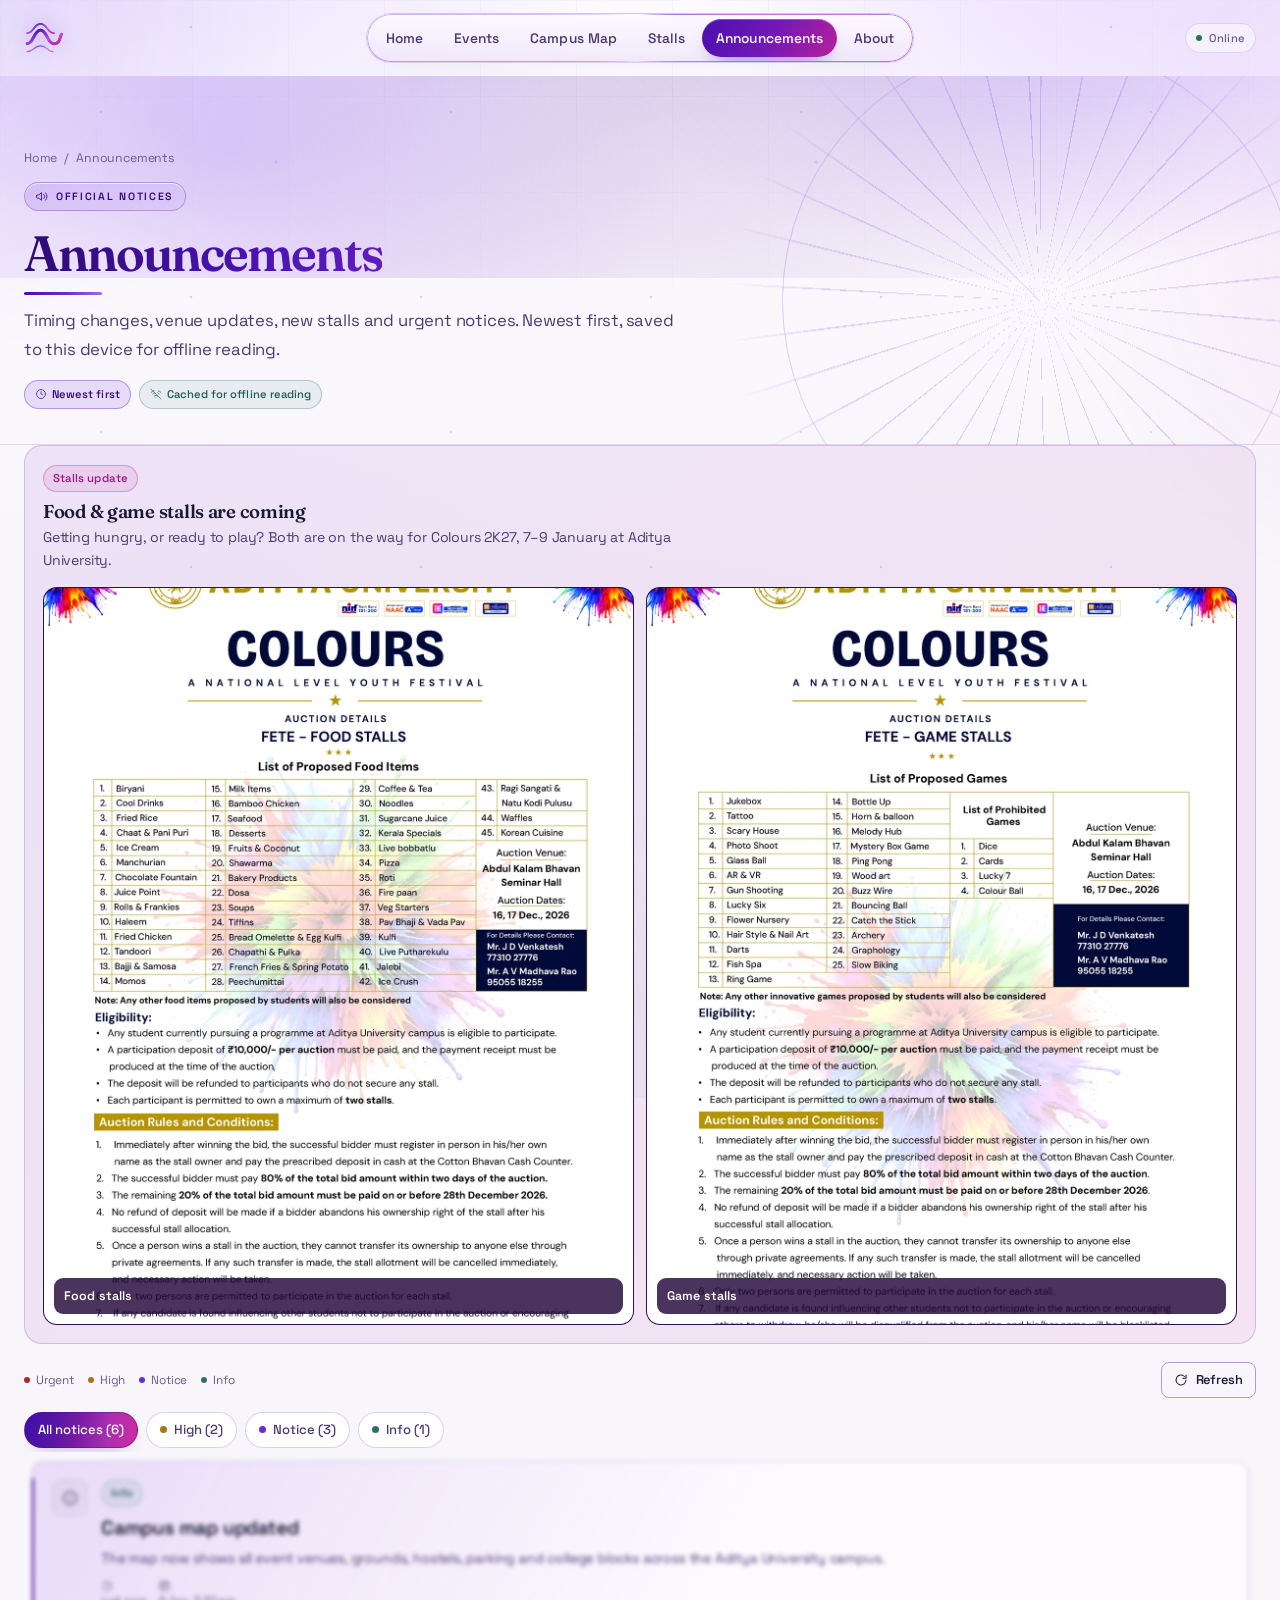
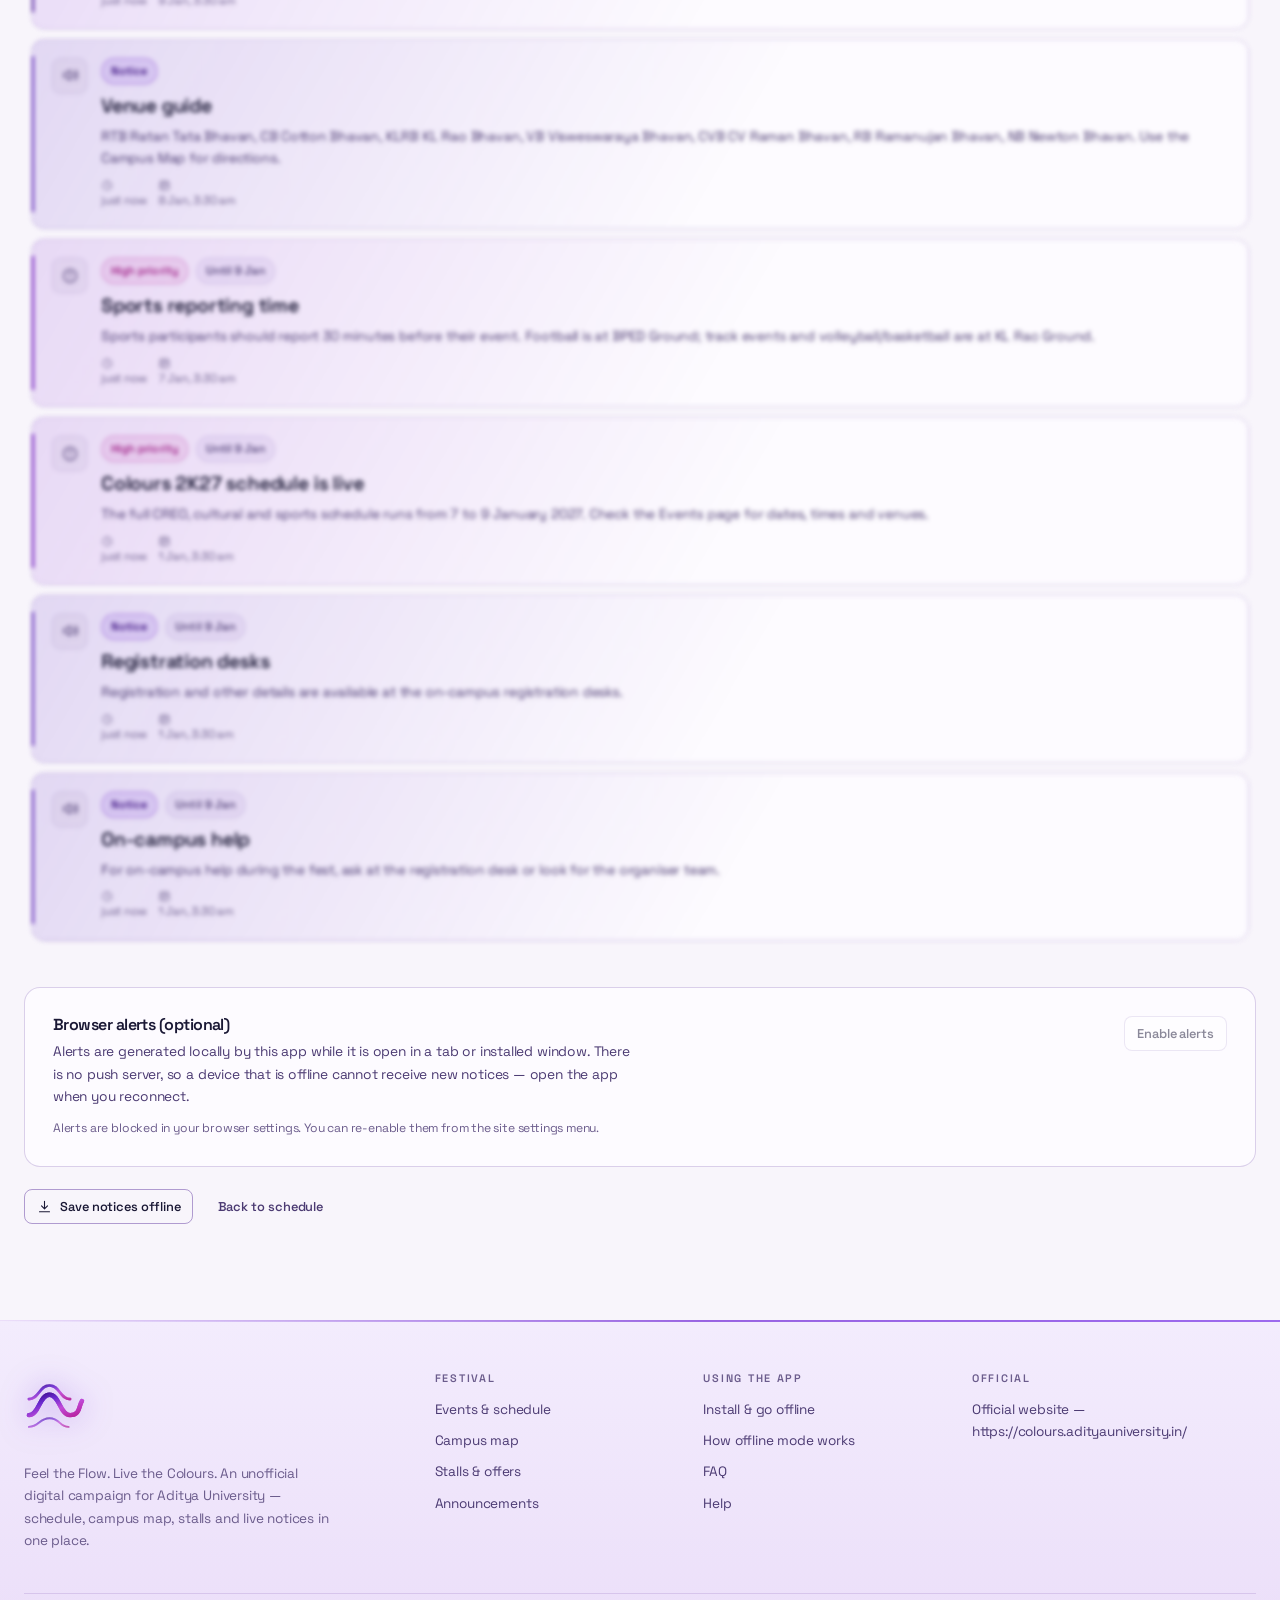
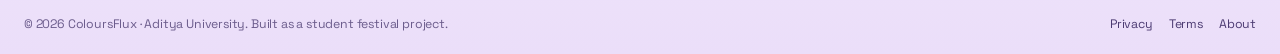
<file: announcements.html>
<!doctype html>
<html lang="en">
<head>
  <meta charset="utf-8" />
  <script>
    /* One-time reset for browsers still running an old service-worker cache. */
    (function () {
      try {
        var stamp = 'v2.0.66';
        if (!('serviceWorker' in navigator) || localStorage.getItem('cf.cacheReset') === stamp) return;
        Promise.all([navigator.serviceWorker.getRegistrations(), caches.keys()])
          .then(function (res) {
            var regs = res[0] || [];
            var keys = (res[1] || []).filter(function (k) { return k.indexOf('coloursflux-') === 0; });
            if (!regs.length && !keys.length) return;
            localStorage.setItem('cf.cacheReset', stamp);
            return Promise.all(
              regs.map(function (r) { return r.unregister(); }).concat(
                keys.map(function (k) { return caches.delete(k); })
              )
            ).then(function () { location.reload(); });
          })
          .catch(function () {});
      } catch (e) {}
    })();
  </script>

  <meta name="viewport" content="width=device-width, initial-scale=1, viewport-fit=cover" />
  <title>Announcements · ColoursFlux</title>
  <meta name="description" content="Live Colours 2K27 notices: timing changes, venue updates, new stalls and urgent information. Cached for offline reading." />
  <meta name="theme-color" content="#f8f5fb" />
  <meta name="color-scheme" content="light" />
  <link rel="preload" href="assets/fonts/fraunces-latin.woff2" as="font" type="font/woff2" crossorigin />
  <link rel="preload" href="assets/fonts/space-grotesk-latin.woff2" as="font" type="font/woff2" crossorigin />
  <link rel="manifest" href="manifest.webmanifest" />
  <link rel="icon" href="assets/icons/favicon.png" sizes="64x64" type="image/png" />
  <link rel="icon" href="assets/icons/favicon.svg" type="image/svg+xml" />
  <link rel="apple-touch-icon" href="assets/icons/apple-touch-icon.png" />
  <link rel="stylesheet" href="assets/css/base.css?v=2.0.66" />
  <link rel="stylesheet" href="assets/css/components.css?v=2.0.66" />
  <link rel="stylesheet" href="assets/css/pages.css?v=2.0.66" />
  <script type="module" src="assets/js/pages/announcements.js"></script>
</head>
<body>
  <a class="skip-link" href="#main">Skip to content</a>
  <header id="site-header" class="site-header"></header>

  <main id="main">
    <section class="page-head">
      <div class="container">
        <nav class="crumbs" aria-label="Breadcrumb"><a href="index.html">Home</a> / <span>Announcements</span></nav>
        <span class="eyebrow"><i data-icon="megaphone" data-size="13"></i> Official notices</span>
        <h1><span class="gradient-text">Announcements</span></h1>
        <p class="lead">Timing changes, venue updates, new stalls and urgent notices. Newest first, saved to this device for offline reading.</p>
        <div class="page-head-meta">
          <span class="badge badge-purple"><i data-icon="clock" data-size="12"></i> Newest first</span>
          <span class="badge badge-cyan"><i data-icon="wifi-off" data-size="12"></i> Cached for offline reading</span>
        </div>
      </div>
    </section>

    <section class="container" aria-label="Announcements">
      <div id="announce-status"></div>

      <article class="stall-alert" aria-labelledby="stall-alert-title">
        <span class="badge badge-magenta">Stalls update</span>
        <h2 id="stall-alert-title">Food &amp; game stalls are coming</h2>
        <p>Getting hungry, or ready to play? Both are on the way for Colours 2K27, 7–9 January at Aditya University.</p>
        <div class="stall-alert-grid">
          <figure>
            <img src="assets/img/food-stalls.webp" alt="Food stalls artwork for Colours 2K27" data-preview-src="assets/img/food-stalls.webp" data-preview-caption="Food stalls · Colours 2K27" role="button" tabindex="0" decoding="async" />
            <figcaption>Food stalls</figcaption>
          </figure>
          <figure>
            <img src="assets/img/game-stalls.webp" alt="Game stalls artwork for Colours 2K27" data-preview-src="assets/img/game-stalls.webp" data-preview-caption="Game stalls · Colours 2K27" role="button" tabindex="0" decoding="async" />
            <figcaption>Game stalls</figcaption>
          </figure>
        </div>
      </article>

      <div class="between" style="margin:18px 0 14px">
        <div class="priority-legend" aria-hidden="true">
          <span class="priority-dot"><i style="background:#b3261e"></i> Urgent</span>
          <span class="priority-dot"><i style="background:#a9741a"></i> High</span>
          <span class="priority-dot"><i style="background:#6b2bd0"></i> Notice</span>
          <span class="priority-dot"><i style="background:#2f6f6b"></i> Info</span>
        </div>
        <div class="cluster">
          <span class="micro dim" id="last-updated">Last updated: —</span>
          <button class="btn btn-sm btn-outline" id="refresh-announcements"><i data-icon="refresh" data-size="14"></i> Refresh</button>
        </div>
      </div>

      <div class="chip-row" id="priority-chips" role="group" aria-label="Filter by priority" style="margin-bottom:18px"></div>

      <div class="announce-feed" id="announce-feed">
        <div class="sk" style="height:104px"></div>
        <div class="sk" style="height:104px"></div>
        <div class="sk" style="height:104px"></div>
      </div>

      <div class="card card-pad" style="margin-top:26px">
        <div class="between" style="align-items:flex-start">
          <div style="max-width:58ch">
            <h3 style="font-size:1rem;margin-bottom:6px">Browser alerts (optional)</h3>
            <p class="small" id="notify-copy">Notifications can only be sent by this browser while ColoursFlux is open in a tab or installed window. New notices still require an internet connection — offline devices cannot receive them.</p>
          </div>
          <button class="btn btn-sm" id="notify-btn" hidden>Enable alerts</button>
        </div>
        <p class="micro dim" id="notify-state" style="margin-top:10px">Checking browser support…</p>
      </div>

      <div class="cluster" style="margin-top:22px">
        <button class="btn btn-outline btn-sm" data-download-data><i data-icon="download" data-size="15"></i> Save notices offline</button>
        <a class="btn btn-ghost btn-sm" href="events.html">Back to schedule</a>
      </div>
    </section>
  </main>

  <footer id="site-footer" class="site-footer"></footer>
</body>
</html>
</file>
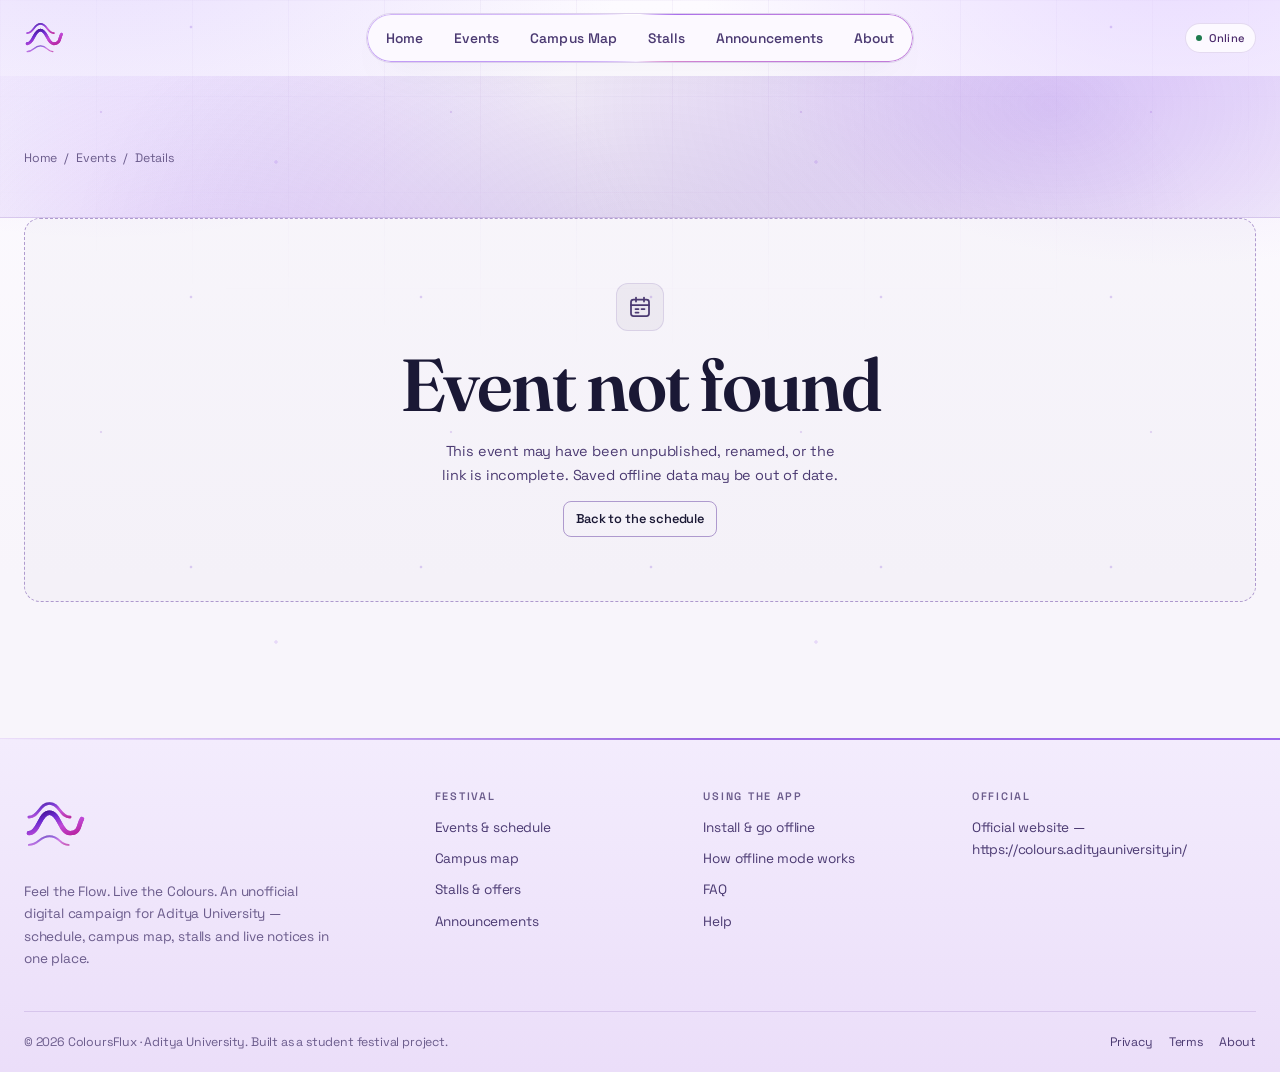
<file: event.html>
<!doctype html>
<html lang="en">
<head>
  <meta charset="utf-8" />
  <script>
    /* One-time reset for browsers still running an old service-worker cache. */
    (function () {
      try {
        var stamp = 'v2.0.66';
        if (!('serviceWorker' in navigator) || localStorage.getItem('cf.cacheReset') === stamp) return;
        Promise.all([navigator.serviceWorker.getRegistrations(), caches.keys()])
          .then(function (res) {
            var regs = res[0] || [];
            var keys = (res[1] || []).filter(function (k) { return k.indexOf('coloursflux-') === 0; });
            if (!regs.length && !keys.length) return;
            localStorage.setItem('cf.cacheReset', stamp);
            return Promise.all(
              regs.map(function (r) { return r.unregister(); }).concat(
                keys.map(function (k) { return caches.delete(k); })
              )
            ).then(function () { location.reload(); });
          })
          .catch(function () {});
      } catch (e) {}
    })();
  </script>

  <meta name="viewport" content="width=device-width, initial-scale=1, viewport-fit=cover" />
  <title>Event details · ColoursFlux</title>
  <meta name="description" content="Event details, timing and venue for Colours 2K27." />
  <meta name="theme-color" content="#f8f5fb" />
  <meta name="color-scheme" content="light" />
  <link rel="preload" href="assets/fonts/fraunces-latin.woff2" as="font" type="font/woff2" crossorigin />
  <link rel="preload" href="assets/fonts/space-grotesk-latin.woff2" as="font" type="font/woff2" crossorigin />
  <link rel="manifest" href="manifest.webmanifest" />
  <link rel="icon" href="assets/icons/favicon.png" sizes="64x64" type="image/png" />
  <link rel="icon" href="assets/icons/favicon.svg" type="image/svg+xml" />
  <link rel="apple-touch-icon" href="assets/icons/apple-touch-icon.png" />
  <link rel="stylesheet" href="assets/css/base.css?v=2.0.66" />
  <link rel="stylesheet" href="assets/css/components.css?v=2.0.66" />
  <link rel="stylesheet" href="assets/css/pages.css?v=2.0.66" />
  <script type="module" src="assets/js/pages/event.js"></script>
</head>
<body class="event-page">
  <a class="skip-link" href="#main">Skip to content</a>
  <header id="site-header" class="site-header"></header>

  <main id="main">
    <section class="page-head">
      <div class="container">
        <nav class="crumbs" aria-label="Breadcrumb">
          <a href="index.html">Home</a> / <a href="events.html">Events</a> / <span id="crumb-current">Details</span>
        </nav>
        <div id="event-status"></div>
      </div>
    </section>

    <section class="container" style="padding-bottom:40px">
      <div id="event-root">
        <div class="sk" style="height:280px;border-radius:22px"></div>
      </div>
    </section>
  </main>

  <footer id="site-footer" class="site-footer"></footer>
</body>
</html>
</file>
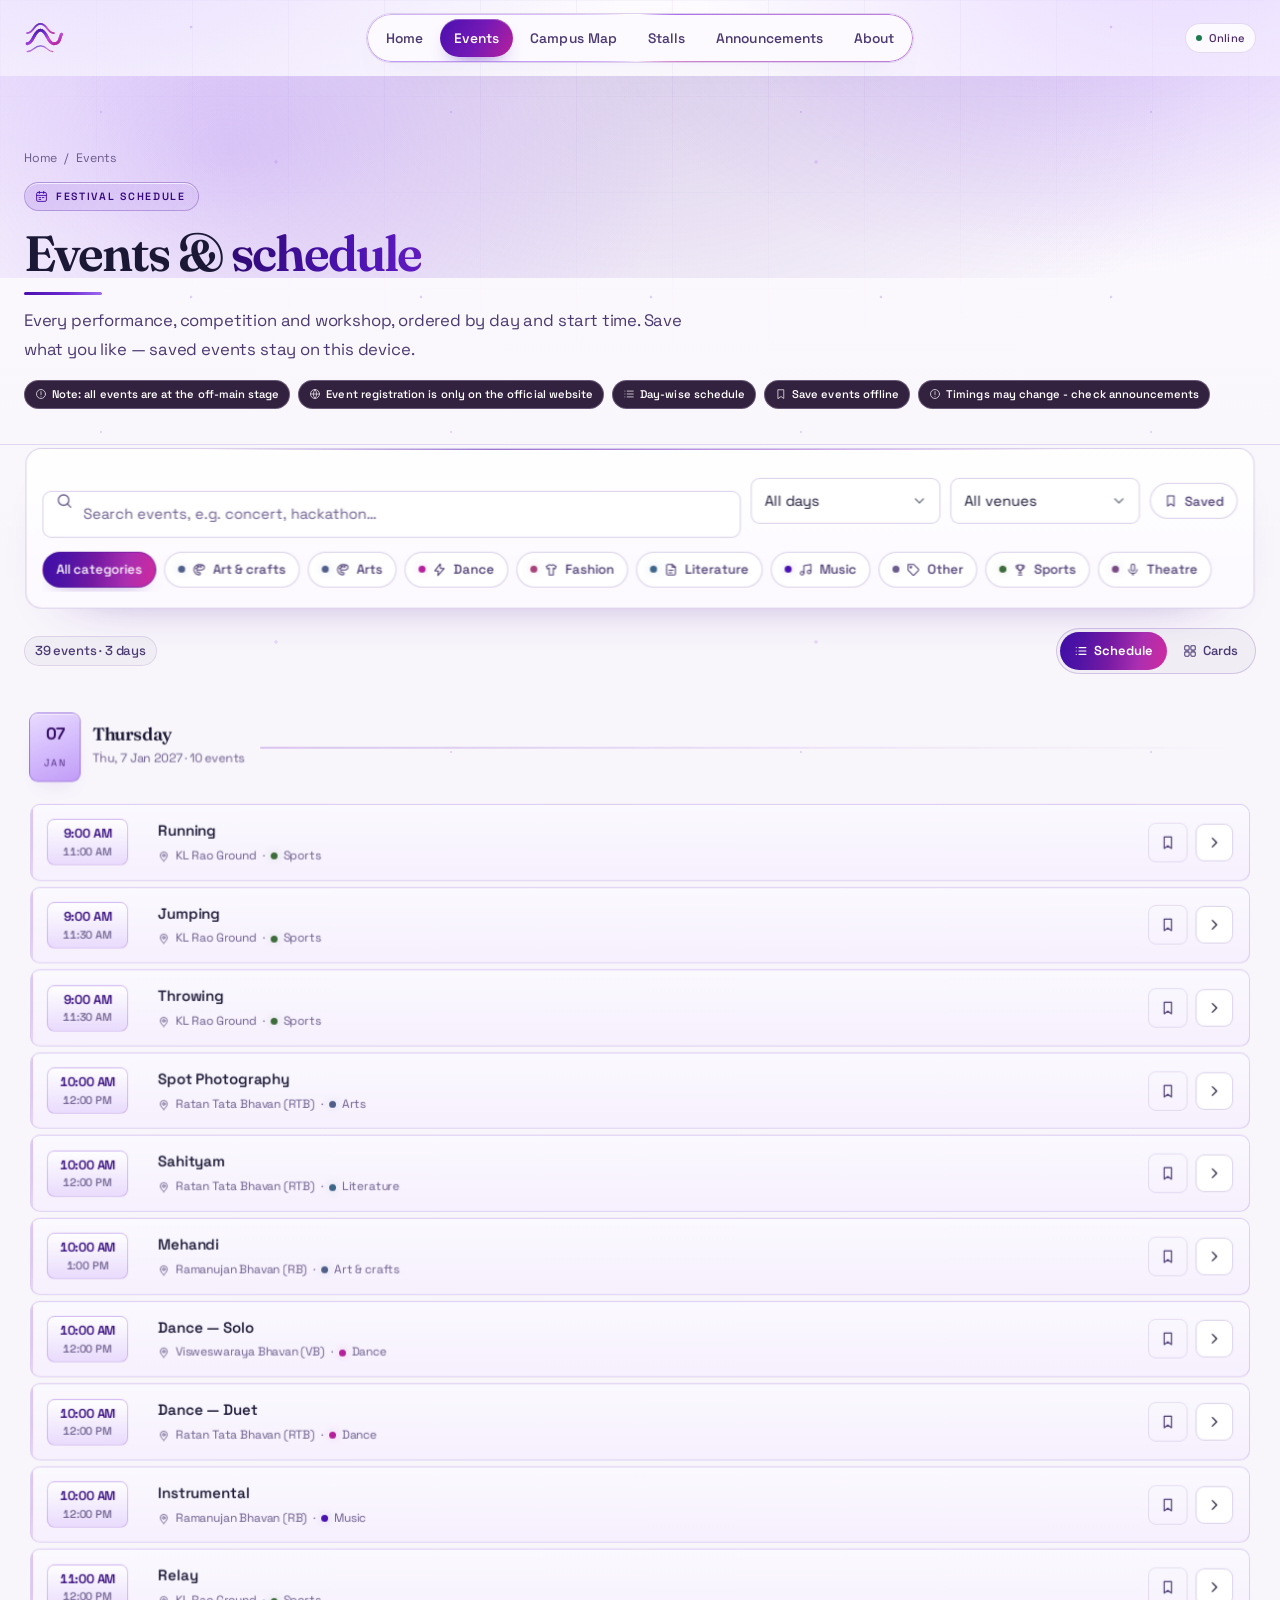
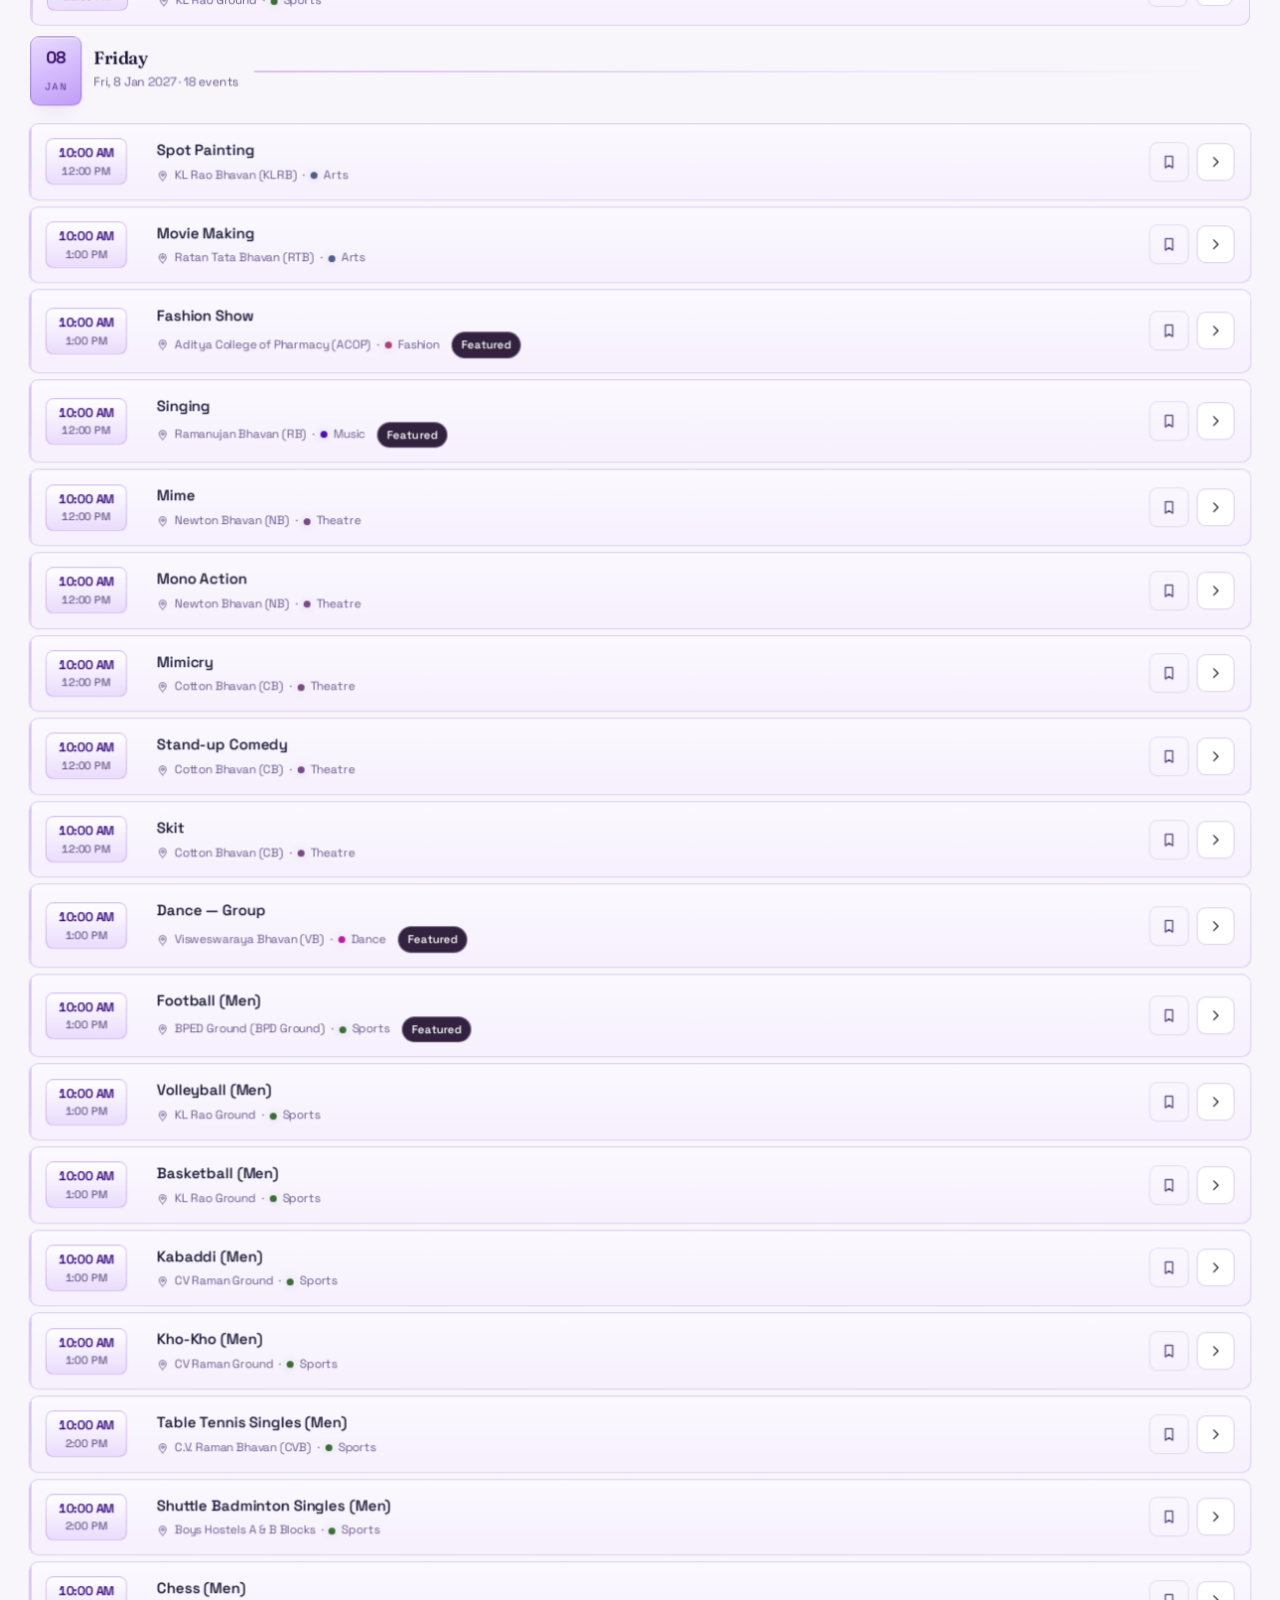
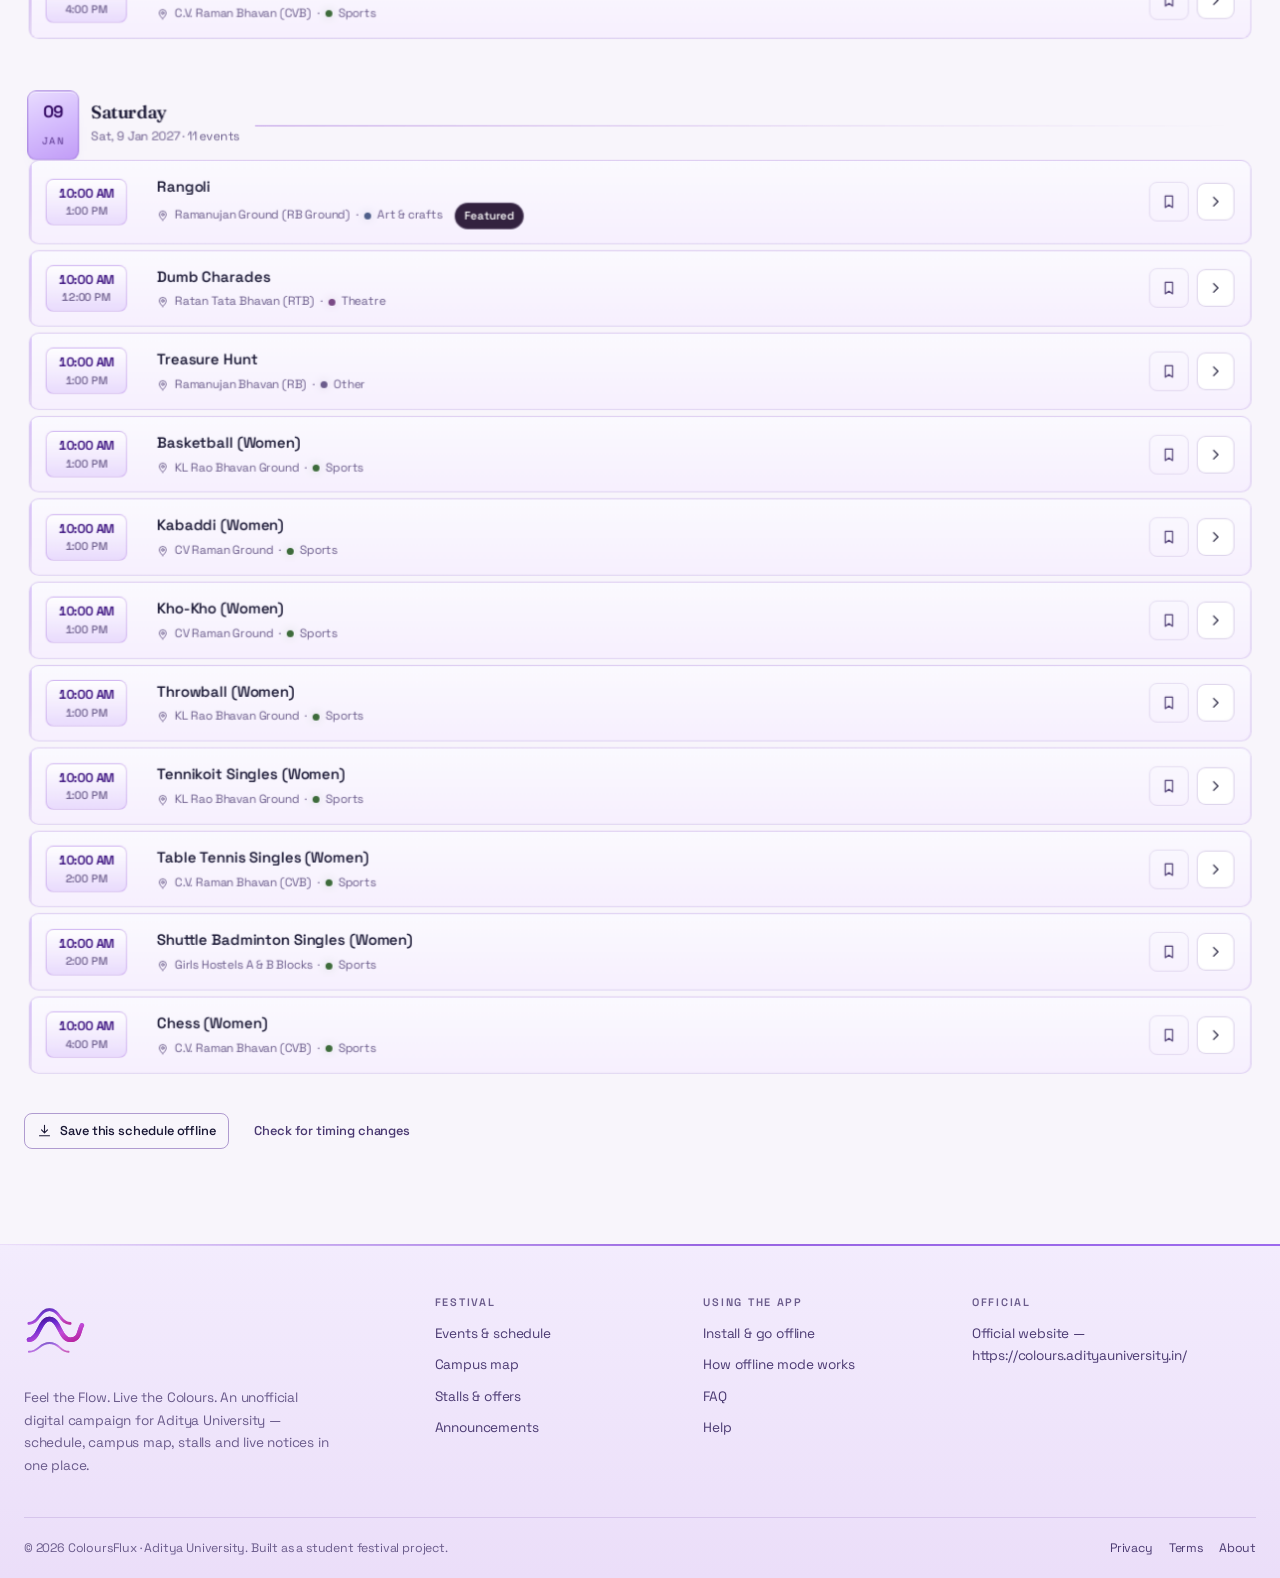
<file: events.html>
<!doctype html>
<html lang="en">
<head>
  <meta charset="utf-8" />
  <script>
    /* One-time reset for browsers still running an old service-worker cache. */
    (function () {
      try {
        var stamp = 'v2.0.66';
        if (!('serviceWorker' in navigator) || localStorage.getItem('cf.cacheReset') === stamp) return;
        Promise.all([navigator.serviceWorker.getRegistrations(), caches.keys()])
          .then(function (res) {
            var regs = res[0] || [];
            var keys = (res[1] || []).filter(function (k) { return k.indexOf('coloursflux-') === 0; });
            if (!regs.length && !keys.length) return;
            localStorage.setItem('cf.cacheReset', stamp);
            return Promise.all(
              regs.map(function (r) { return r.unregister(); }).concat(
                keys.map(function (k) { return caches.delete(k); })
              )
            ).then(function () { location.reload(); });
          })
          .catch(function () {});
      } catch (e) {}
    })();
  </script>

  <meta name="viewport" content="width=device-width, initial-scale=1, viewport-fit=cover" />
  <title>Events &amp; Schedule · ColoursFlux</title>
  <meta name="description" content="Day-wise Colours 2K27 schedule. Search events, filter by day, category and venue, and save events to this device for offline use." />
  <meta name="theme-color" content="#f8f5fb" />
  <meta name="color-scheme" content="light" />
  <link rel="preload" href="assets/fonts/fraunces-latin.woff2" as="font" type="font/woff2" crossorigin />
  <link rel="preload" href="assets/fonts/space-grotesk-latin.woff2" as="font" type="font/woff2" crossorigin />
  <link rel="manifest" href="manifest.webmanifest" />
  <link rel="icon" href="assets/icons/favicon.png" sizes="64x64" type="image/png" />
  <link rel="icon" href="assets/icons/favicon.svg" type="image/svg+xml" />
  <link rel="apple-touch-icon" href="assets/icons/apple-touch-icon.png" />
  <link rel="stylesheet" href="assets/css/base.css?v=2.0.66" />
  <link rel="stylesheet" href="assets/css/components.css?v=2.0.66" />
  <link rel="stylesheet" href="assets/css/pages.css?v=2.0.66" />
  <script type="module" src="assets/js/pages/events.js"></script>
</head>
<body class="events-page">
  <a class="skip-link" href="#main">Skip to content</a>
  <header id="site-header" class="site-header"></header>

  <main id="main">
    <section class="page-head">
      <div class="container">
        <nav class="crumbs" aria-label="Breadcrumb"><a href="index.html">Home</a> / <span>Events</span></nav>
        <span class="eyebrow"><i data-icon="calendar" data-size="13"></i> Festival schedule</span>
        <h1>Events &amp; <span class="gradient-text">schedule</span></h1>
        <p class="lead">Every performance, competition and workshop, ordered by day and start time. Save what you like — saved events stay on this device.</p>
        <div class="page-head-meta">
          <span class="badge badge-magenta"><i data-icon="alert-circle" data-size="12"></i> Note: all events are at the off-main stage</span>
          <span class="badge badge-magenta"><i data-icon="globe" data-size="12"></i> Event registration is only on the official website</span>
          <span class="badge badge-purple"><i data-icon="list" data-size="12"></i> Day-wise schedule</span>
          <span class="badge badge-cyan"><i data-icon="bookmark" data-size="12"></i> Save events offline</span>
          <span class="badge badge-magenta"><i data-icon="alert-circle" data-size="12"></i> Timings may change - check announcements</span>
        </div>
      </div>
    </section>

    <section class="container" aria-label="Event filters">
      <div class="filter-panel">
        <div class="filter-row">
          <div class="search-field">
            <i data-icon="search" data-size="18"></i>
            <label class="sr-only" for="event-search">Search events</label>
            <input class="input" id="event-search" type="search" placeholder="Search events, e.g. concert, hackathon…" autocomplete="off" />
          </div>
          <label class="sr-only" for="day-filter">Filter by day</label>
          <select class="select filter-select" id="day-filter"><option value="">All days</option></select>
          <label class="sr-only" for="venue-filter">Filter by venue</label>
          <select class="select filter-select" id="venue-filter"><option value="">All venues</option></select>
          <button class="chip" id="saved-toggle" aria-pressed="false"><i data-icon="bookmark" data-size="14"></i> Saved</button>
        </div>
        <div class="chip-row" id="category-chips" role="group" aria-label="Filter by category"></div>
      </div>

      <div class="results-line">
        <span id="results-count" aria-live="polite">Loading schedule…</span>
        <div class="segmented" role="group" aria-label="Layout">
          <button data-view="schedule" aria-pressed="true"><i data-icon="list" data-size="14"></i> Schedule</button>
          <button data-view="grid" aria-pressed="false"><i data-icon="grid" data-size="14"></i> Cards</button>
        </div>
      </div>

      <div id="events-status"></div>
      <div id="events-results">
        <div class="stack" style="--gap:10px">
          <div class="sk" style="height:84px"></div>
          <div class="sk" style="height:84px"></div>
          <div class="sk" style="height:84px"></div>
        </div>
      </div>
      <div class="cluster" style="margin-top:26px">
        <button class="btn btn-outline btn-sm" data-download-data><i data-icon="download" data-size="15"></i> Save this schedule offline</button>
        <a class="btn btn-ghost btn-sm" href="announcements.html">Check for timing changes</a>
      </div>
    </section>
  </main>

  <footer id="site-footer" class="site-footer"></footer>
</body>
</html>
</file>
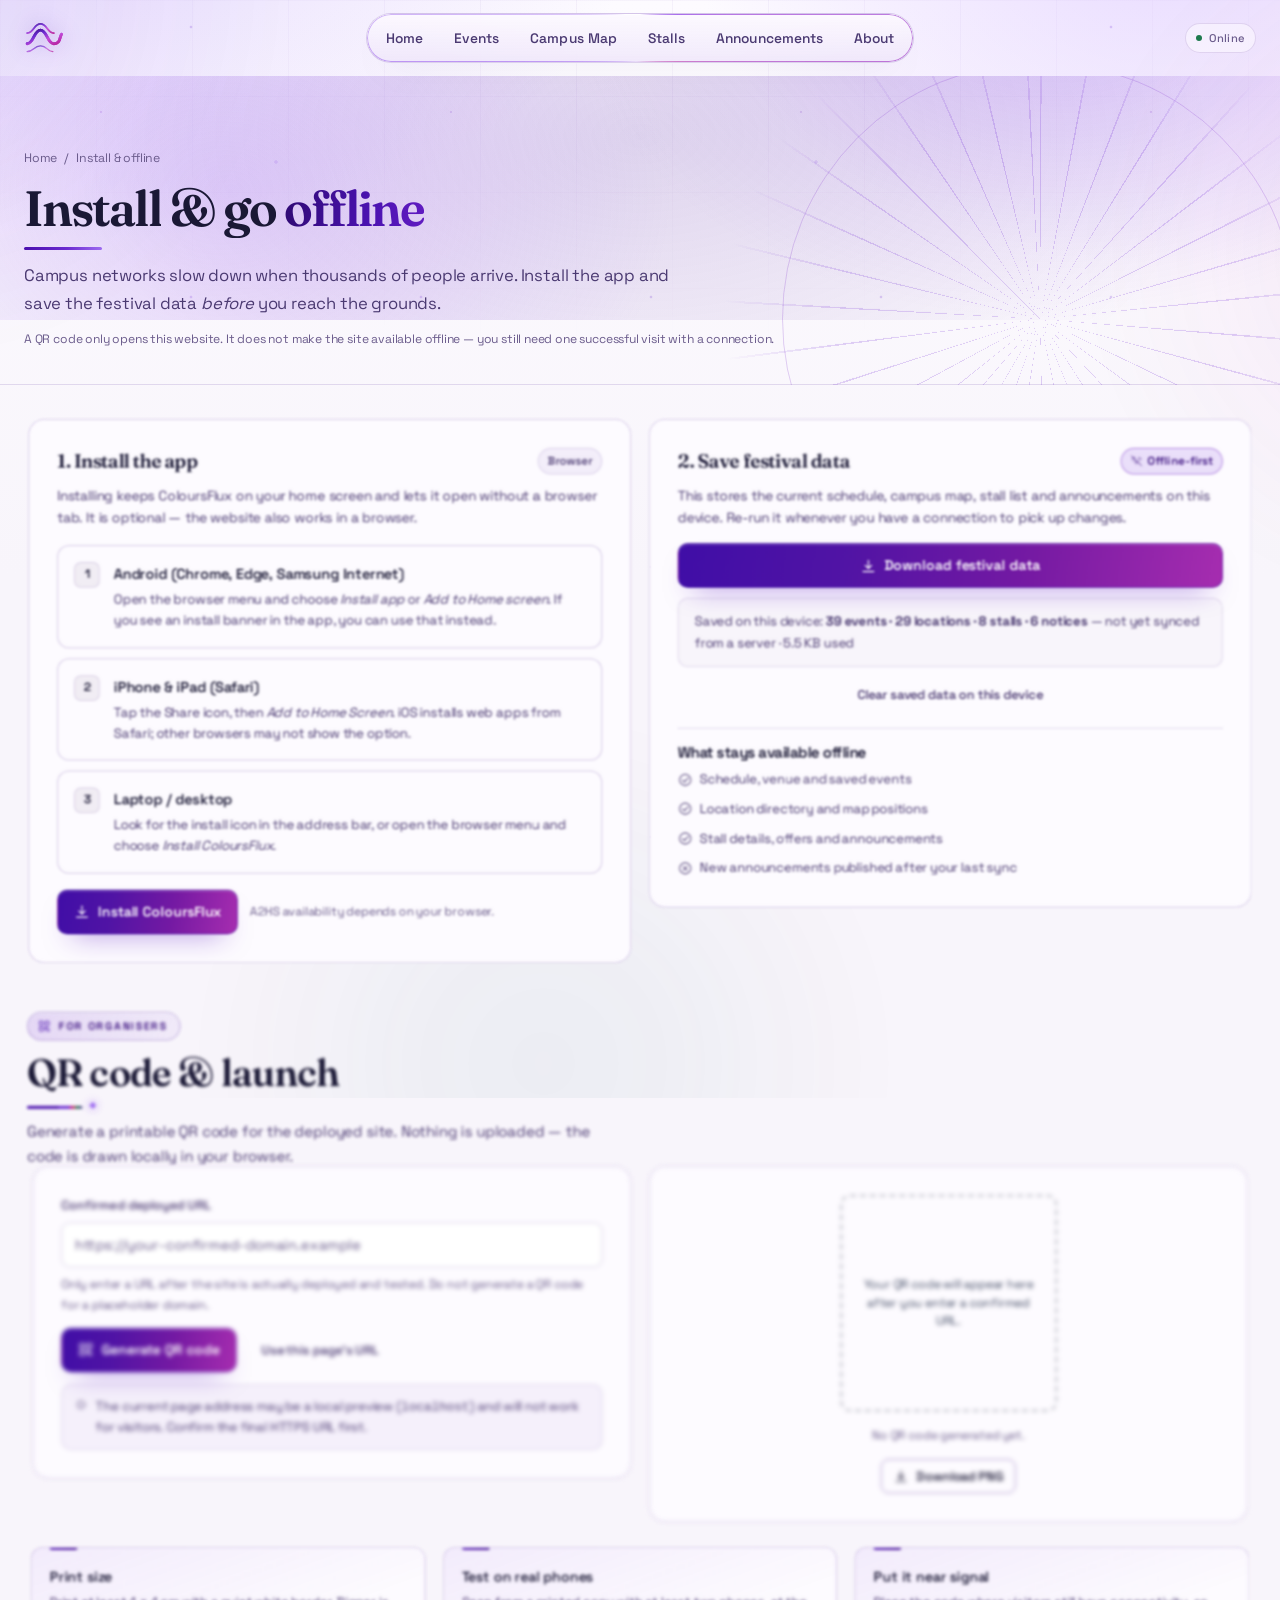
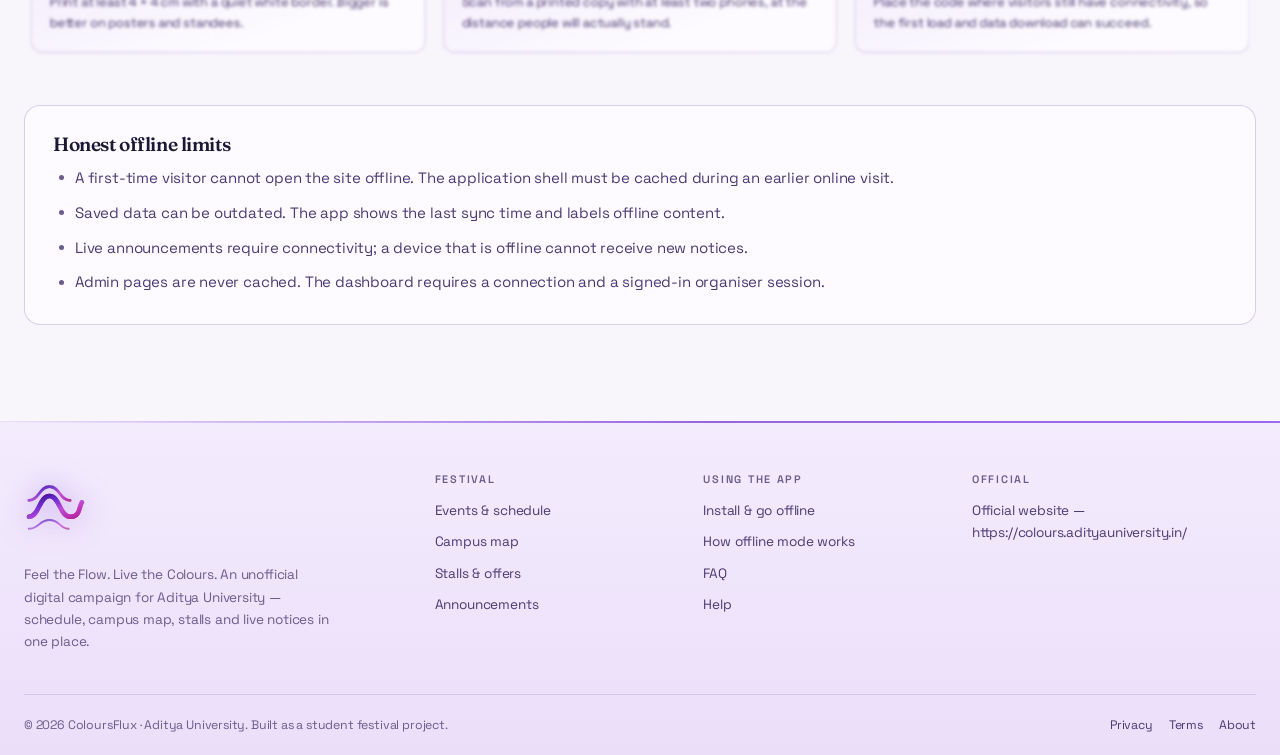
<file: install.html>
<!doctype html>
<html lang="en">
<head>
  <meta charset="utf-8" />
  <script>
    /* One-time reset for browsers still running an old service-worker cache. */
    (function () {
      try {
        var stamp = 'v2.0.66';
        if (!('serviceWorker' in navigator) || localStorage.getItem('cf.cacheReset') === stamp) return;
        Promise.all([navigator.serviceWorker.getRegistrations(), caches.keys()])
          .then(function (res) {
            var regs = res[0] || [];
            var keys = (res[1] || []).filter(function (k) { return k.indexOf('coloursflux-') === 0; });
            if (!regs.length && !keys.length) return;
            localStorage.setItem('cf.cacheReset', stamp);
            return Promise.all(
              regs.map(function (r) { return r.unregister(); }).concat(
                keys.map(function (k) { return caches.delete(k); })
              )
            ).then(function () { location.reload(); });
          })
          .catch(function () {});
      } catch (e) {}
    })();
  </script>

  <meta name="viewport" content="width=device-width, initial-scale=1, viewport-fit=cover" />
  <title>Install &amp; Offline Guide · ColoursFlux</title>
  <meta name="description" content="Install ColoursFlux on Android, iPhone or desktop and save the festival schedule, map and stalls for offline use." />
  <meta name="theme-color" content="#f8f5fb" />
  <meta name="color-scheme" content="light" />
  <link rel="preload" href="assets/fonts/fraunces-latin.woff2" as="font" type="font/woff2" crossorigin />
  <link rel="preload" href="assets/fonts/space-grotesk-latin.woff2" as="font" type="font/woff2" crossorigin />
  <link rel="manifest" href="manifest.webmanifest" />
  <link rel="icon" href="assets/icons/favicon.png" sizes="64x64" type="image/png" />
  <link rel="icon" href="assets/icons/favicon.svg" type="image/svg+xml" />
  <link rel="apple-touch-icon" href="assets/icons/apple-touch-icon.png" />
  <link rel="stylesheet" href="assets/css/base.css?v=2.0.66" />
  <link rel="stylesheet" href="assets/css/components.css?v=2.0.66" />
  <link rel="stylesheet" href="assets/css/pages.css?v=2.0.66" />
  <script type="module" src="assets/js/pages/install.js"></script>
</head>
<body>
  <a class="skip-link" href="#main">Skip to content</a>
  <header id="site-header" class="site-header"></header>

  <main id="main">
    <section class="page-head">
      <div class="container">
        <nav class="crumbs" aria-label="Breadcrumb"><a href="index.html">Home</a> / <span>Install &amp; offline</span></nav>
        <h1>Install &amp; go <span class="gradient-text">offline</span></h1>
        <p class="lead">Campus networks slow down when thousands of people arrive. Install the app and save the festival data <em>before</em> you reach the grounds.</p>
        <p class="micro dim" style="margin-top:10px">A QR code only opens this website. It does not make the site available offline — you still need one successful visit with a connection.</p>
      </div>
    </section>

    <section class="container">
      <div id="install-status"></div>

      <div class="grid grid-2" style="margin-top:22px;align-items:start">
        <div class="card card-pad">
          <div class="between" style="margin-bottom:10px">
            <h2 style="font-size:1.2rem">1. Install the app</h2>
            <span class="badge badge-cyan" id="install-state">Checking…</span>
          </div>
          <p class="small">Installing keeps ColoursFlux on your home screen and lets it open without a browser tab. It is optional — the website also works in a browser.</p>

          <div class="step-list" style="margin-top:16px">
            <div class="step"><div><b>Android (Chrome, Edge, Samsung Internet)</b><p>Open the browser menu and choose <i>Install app</i> or <i>Add to Home screen</i>. If you see an install banner in the app, you can use that instead.</p></div></div>
            <div class="step"><div><b>iPhone &amp; iPad (Safari)</b><p>Tap the Share icon, then <i>Add to Home Screen</i>. iOS installs web apps from Safari; other browsers may not show the option.</p></div></div>
            <div class="step"><div><b>Laptop / desktop</b><p>Look for the install icon in the address bar, or open the browser menu and choose <i>Install ColoursFlux</i>.</p></div></div>
          </div>

          <div class="cluster" style="margin-top:16px">
            <button class="btn btn-primary" data-install-app><i data-icon="download" data-size="16"></i> Install ColoursFlux</button>
            <span class="micro dim">A2HS availability depends on your browser.</span>
          </div>
        </div>

        <div class="card card-pad">
          <div class="between" style="margin-bottom:10px">
            <h2 style="font-size:1.2rem">2. Save festival data</h2>
            <span class="badge badge-purple"><i data-icon="wifi-off" data-size="12"></i> Offline-first</span>
          </div>
          <p class="small">This stores the current schedule, campus map, stall list and announcements on this device. Re-run it whenever you have a connection to pick up changes.</p>
          <div class="stack" style="--gap:10px;margin-top:14px">
            <button class="btn btn-primary btn-block" data-download-data><i data-icon="download" data-size="16"></i> Download festival data</button>
            <div class="sync-bar" id="offline-summary" style="justify-content:space-between">
              <span id="offline-summary-text">Checking saved data…</span>
            </div>
            <button class="btn btn-sm btn-ghost" id="clear-data" style="justify-self:start">Clear saved data on this device</button>
          </div>
          <div class="divider" style="margin:16px 0"></div>
          <h3 style="font-size:0.95rem;margin-bottom:8px">What stays available offline</h3>
          <div class="stack" style="--gap:8px">
            <div class="meta-row"><i data-icon="check-circle" data-size="15"></i><span>Schedule, venue and saved events</span></div>
            <div class="meta-row"><i data-icon="check-circle" data-size="15"></i><span>Location directory and map positions</span></div>
            <div class="meta-row"><i data-icon="check-circle" data-size="15"></i><span>Stall details, offers and announcements</span></div>
            <div class="meta-row"><i data-icon="x-circle" data-size="15"></i><span>New announcements published after your last sync</span></div>
          </div>
        </div>
      </div>

      <section id="qr" style="margin-top:44px">
        <div class="section-head">
          <div>
            <span class="eyebrow"><i data-icon="qr" data-size="13"></i> For organisers</span>
            <h2 style="margin-top:10px">QR code &amp; launch</h2>
            <p>Generate a printable QR code for the deployed site. Nothing is uploaded — the code is drawn locally in your browser.</p>
          </div>
        </div>

        <div class="grid grid-2" style="align-items:start">
          <div class="card card-pad">
            <div class="stack" style="--gap:12px">
              <div class="field">
                <label for="qr-url">Confirmed deployed URL</label>
                <input class="input" id="qr-url" type="url" inputmode="url" placeholder="https://your-confirmed-domain.example" autocomplete="off" />
                <span class="hint">Only enter a URL after the site is actually deployed and tested. Do not generate a QR code for a placeholder domain.</span>
              </div>
              <div class="cluster">
                <button class="btn btn-primary" id="qr-generate"><i data-icon="qr" data-size="16"></i> Generate QR code</button>
                <button class="btn btn-sm btn-ghost" id="qr-use-current">Use this page’s URL</button>
              </div>
              <p class="error-text" id="qr-error" hidden></p>
              <div class="pill-note">
                <i data-icon="info" data-size="16"></i>
                <span>The current page address may be a local preview (<code>localhost</code>) and will not work for visitors. Confirm the final HTTPS URL first.</span>
              </div>
            </div>
          </div>

          <div class="card card-pad" style="display:grid;place-items:center;gap:14px;text-align:center">
            <div id="qr-output">
              <div class="empty-qr">Your QR code will appear here after you enter a confirmed URL.</div>
            </div>
            <p class="micro dim" id="qr-caption">No QR code generated yet.</p>
            <button class="btn btn-sm btn-outline" id="qr-download" hidden><i data-icon="download" data-size="15"></i> Download PNG</button>
          </div>
        </div>

        <div class="grid grid-3" style="margin-top:18px">
          <div class="info-tile"><b>Print size</b><p>Print at least 4 × 4 cm with a quiet white border. Bigger is better on posters and standees.</p></div>
          <div class="info-tile"><b>Test on real phones</b><p>Scan from a printed copy with at least two phones, at the distance people will actually stand.</p></div>
          <div class="info-tile"><b>Put it near signal</b><p>Place the code where visitors still have connectivity, so the first load and data download can succeed.</p></div>
        </div>
      </section>

      <section class="card card-pad" style="margin-top:36px">
        <h2 style="font-size:1.2rem">Honest offline limits</h2>
        <div class="prose" style="margin-top:10px">
          <ul>
            <li>A first-time visitor cannot open the site offline. The application shell must be cached during an earlier online visit.</li>
            <li>Saved data can be outdated. The app shows the last sync time and labels offline content.</li>
            <li>Live announcements require connectivity; a device that is offline cannot receive new notices.</li>
            <li>Admin pages are never cached. The dashboard requires a connection and a signed-in organiser session.</li>
          </ul>
        </div>
      </section>
    </section>
  </main>

  <footer id="site-footer" class="site-footer"></footer>
</body>
</html>
</file>
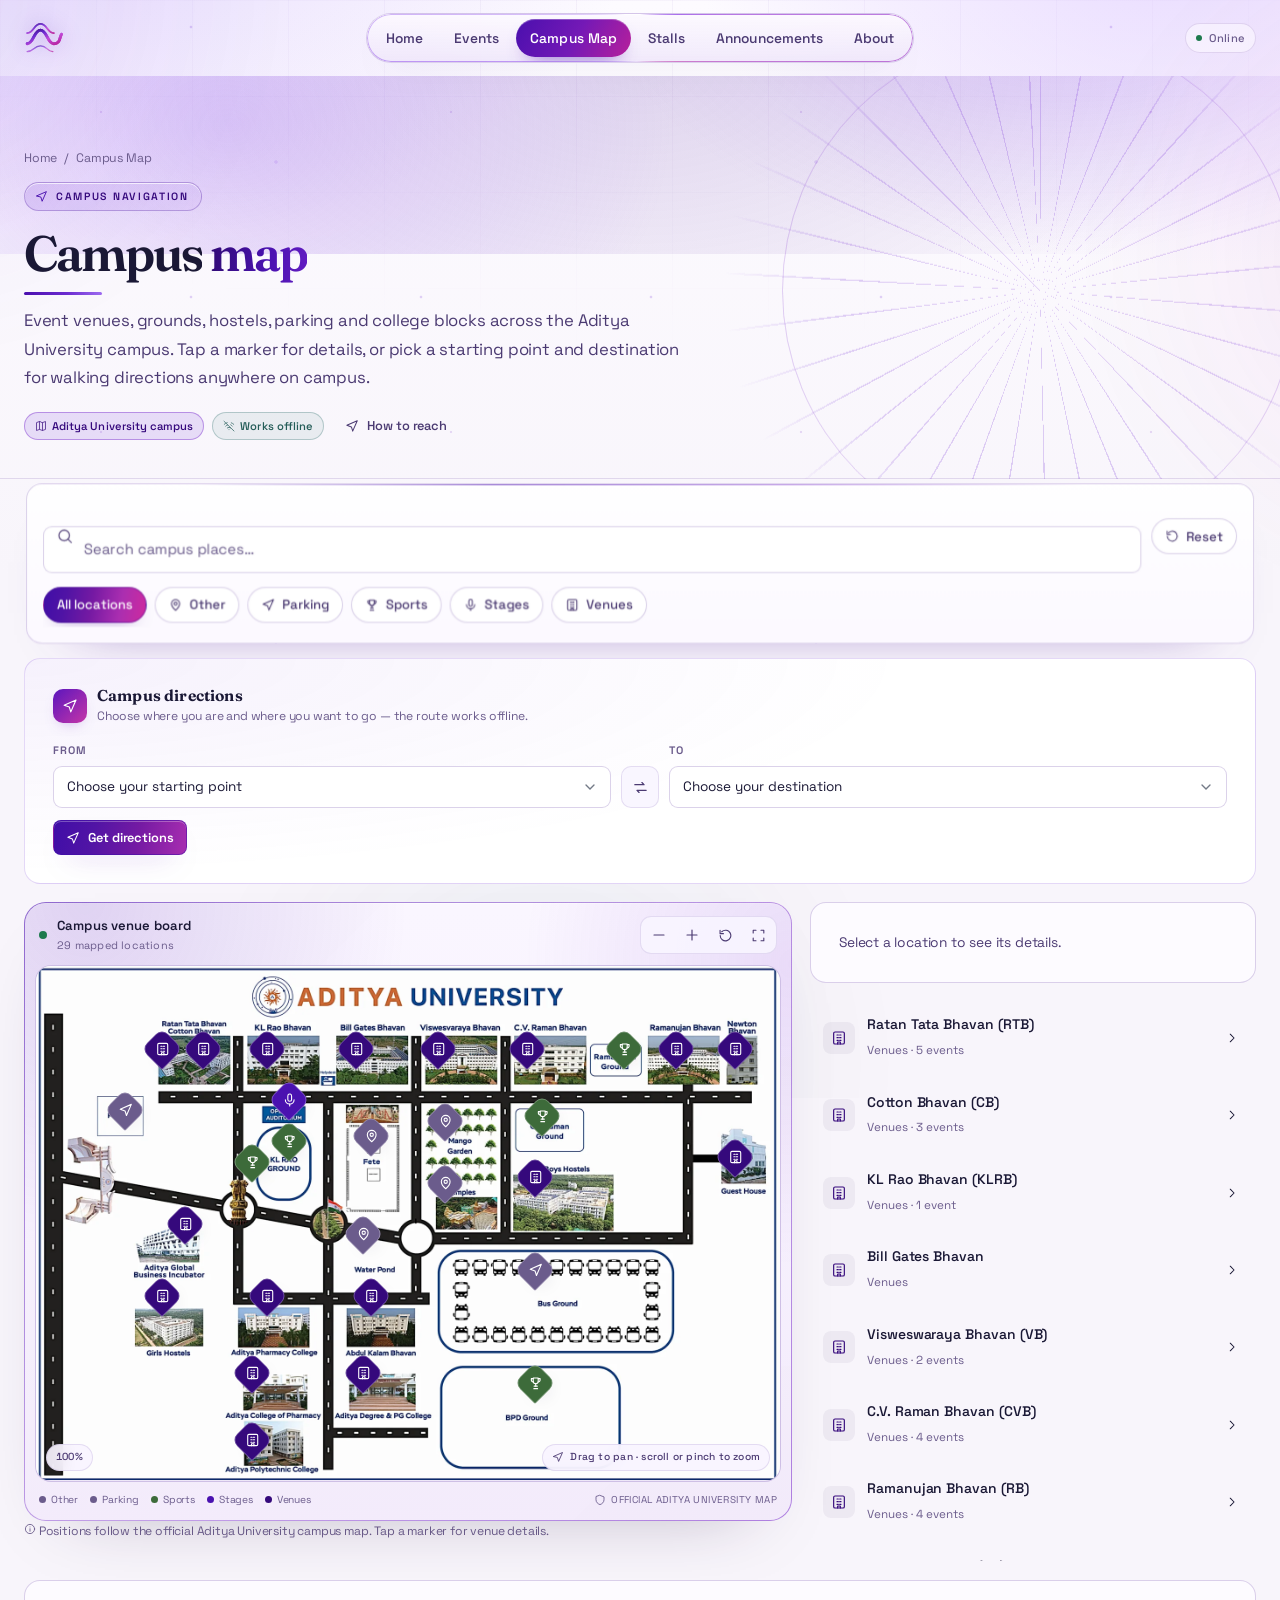
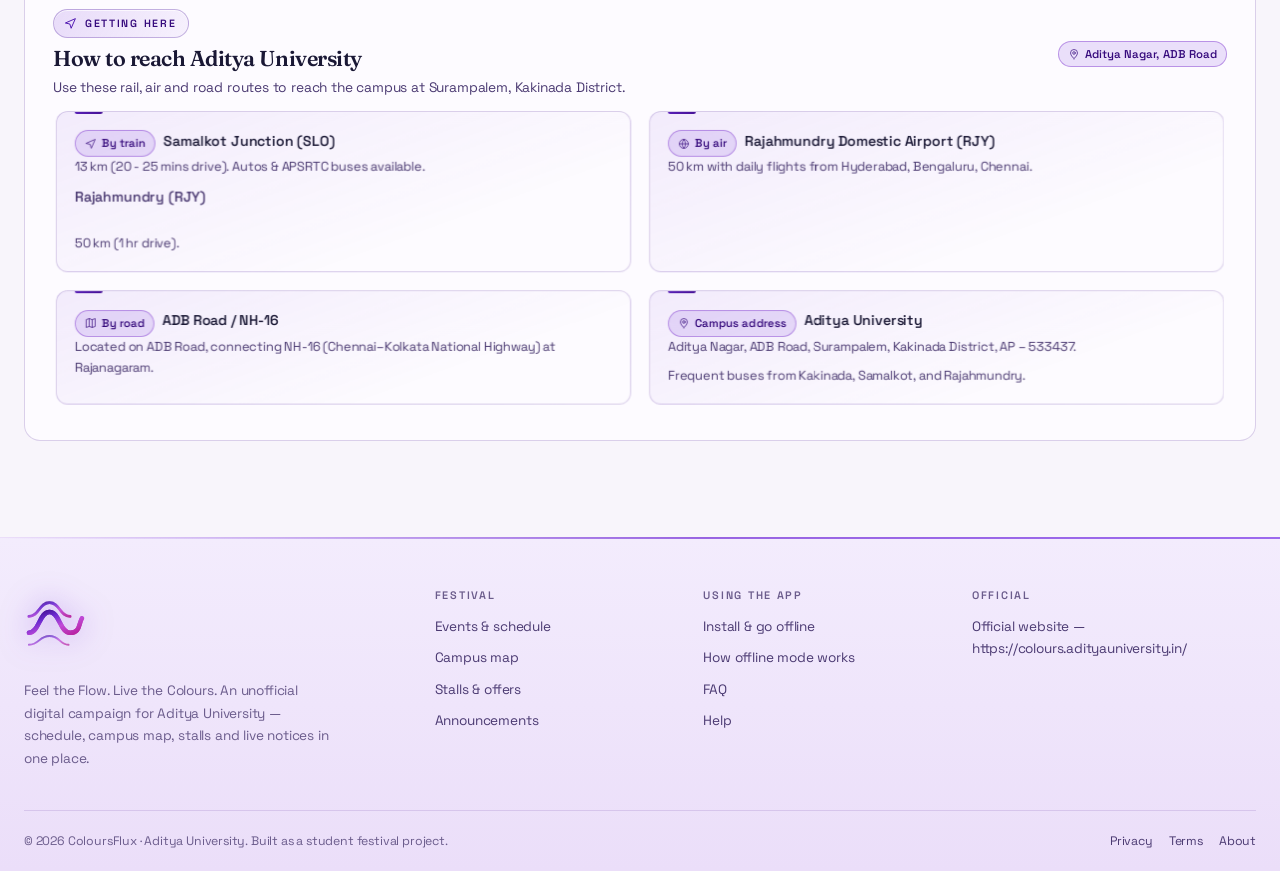
<file: map.html>
<!doctype html>
<html lang="en">
<head>
  <meta charset="utf-8" />
  <script>
    /* One-time reset for browsers still running an old service-worker cache. */
    (function () {
      try {
        var stamp = 'v2.0.66';
        if (!('serviceWorker' in navigator) || localStorage.getItem('cf.cacheReset') === stamp) return;
        Promise.all([navigator.serviceWorker.getRegistrations(), caches.keys()])
          .then(function (res) {
            var regs = res[0] || [];
            var keys = (res[1] || []).filter(function (k) { return k.indexOf('coloursflux-') === 0; });
            if (!regs.length && !keys.length) return;
            localStorage.setItem('cf.cacheReset', stamp);
            return Promise.all(
              regs.map(function (r) { return r.unregister(); }).concat(
                keys.map(function (k) { return caches.delete(k); })
              )
            ).then(function () { location.reload(); });
          })
          .catch(function () {});
      } catch (e) {}
    })();
  </script>

  <meta name="viewport" content="width=device-width, initial-scale=1, viewport-fit=cover" />
  <title>Campus Map · ColoursFlux</title>
  <meta name="description" content="Find event venues, grounds, hostels, parking and college blocks across the Aditya University campus at Colours 2K27. Works offline." />
  <meta name="theme-color" content="#f8f5fb" />
  <meta name="color-scheme" content="light" />
  <link rel="preload" href="assets/fonts/fraunces-latin.woff2" as="font" type="font/woff2" crossorigin />
  <link rel="preload" href="assets/fonts/space-grotesk-latin.woff2" as="font" type="font/woff2" crossorigin />
  <link rel="manifest" href="manifest.webmanifest" />
  <link rel="icon" href="assets/icons/favicon.png" sizes="64x64" type="image/png" />
  <link rel="icon" href="assets/icons/favicon.svg" type="image/svg+xml" />
  <link rel="apple-touch-icon" href="assets/icons/apple-touch-icon.png" />
  <link rel="stylesheet" href="assets/css/base.css?v=2.0.66" />
  <link rel="stylesheet" href="assets/css/components.css?v=2.0.66" />
  <link rel="stylesheet" href="assets/css/pages.css?v=2.0.66" />
  <script type="module" src="assets/js/pages/map.js"></script>
</head>
<body class="map-page">
  <a class="skip-link" href="#main">Skip to content</a>
  <header id="site-header" class="site-header"></header>

  <main id="main">
    <section class="page-head">
      <div class="container">
        <nav class="crumbs" aria-label="Breadcrumb"><a href="index.html">Home</a> / <span>Campus Map</span></nav>
        <span class="eyebrow"><i data-icon="navigation" data-size="13"></i> Campus navigation</span>
        <h1>Campus <span class="gradient-text">map</span></h1>
        <p class="lead map-lead-desktop">Event venues, grounds, hostels, parking and college blocks across the Aditya University campus. Tap a marker for details, or pick a starting point and destination for walking directions anywhere on campus.</p>
        <p class="lead map-lead-mobile">Find campus places and walk between them — offline.</p>
        <div class="page-head-meta">
          <span class="badge badge-purple"><i data-icon="map" data-size="12"></i> Aditya University campus</span>
          <span class="badge badge-cyan"><i data-icon="wifi-off" data-size="12"></i> Works offline</span>
          <a class="btn btn-ghost btn-sm" href="#travel-info"><i data-icon="navigation" data-size="14"></i> How to reach</a>
        </div>
      </div>
    </section>

    <section class="container map-page-stack" aria-label="Campus map and locations">
      <div class="filter-panel">
        <div class="filter-row">
          <div class="search-field">
            <i data-icon="search" data-size="18"></i>
            <label class="sr-only" for="location-search">Search locations</label>
            <input class="input" id="location-search" type="search" placeholder="Search campus places…" autocomplete="off" />
          </div>
          <button class="chip" id="reset-location" aria-pressed="false"><i data-icon="rotate-ccw" data-size="14"></i> Reset</button>
        </div>
        <div class="chip-row" id="type-chips" role="group" aria-label="Filter by location type"></div>
      </div>

      <div class="map-layout">
        <div>
          <div class="map-frame" id="map-frame">
            <div class="map-frame-bar">
              <div class="map-frame-title">
                <span class="map-live" aria-hidden="true"></span>
                <span>
                  <b>Campus venue board</b>
                  <small id="map-count">Loading locations…</small>
                </span>
              </div>
              <div class="map-tools" role="group" aria-label="Map view controls">
                <button class="map-tool" type="button" data-map-action="zoom-out" aria-label="Zoom out" title="Zoom out">
                  <i data-icon="minus" data-size="16"></i>
                </button>
                <button class="map-tool" type="button" data-map-action="zoom-in" aria-label="Zoom in" title="Zoom in">
                  <i data-icon="plus" data-size="16"></i>
                </button>
                <button class="map-tool" type="button" data-map-action="reset" aria-label="Reset map view" title="Reset view">
                  <i data-icon="rotate-ccw" data-size="15"></i>
                </button>
                <button class="map-tool" type="button" data-map-action="fullscreen" aria-label="Toggle fullscreen map" aria-pressed="false" title="Fullscreen">
                  <i data-icon="maximize" data-size="15"></i>
                </button>
              </div>
            </div>

            <div class="map-board map-interactive" id="map-board" aria-label="Campus map with markers" role="group" tabindex="0">
              <div class="map-canvas" id="map-canvas">
                <div id="map-art"></div>
                <svg class="map-route" id="map-route" viewBox="0 0 100 100" preserveAspectRatio="none" aria-hidden="true"></svg>
                <div id="map-markers"></div>
                <div class="map-route-points" id="map-route-points" aria-hidden="true"></div>
              </div>
              <div class="map-hud">
                <span class="map-scale" id="map-scale">100%</span>
                <span class="map-hint" id="map-hint"><i data-icon="navigation" data-size="12"></i> Drag to pan · scroll or pinch to zoom</span>
              </div>
            </div>

            <a class="map-route-fab" href="#directions-panel" aria-label="Open campus directions">
              <i data-icon="navigation" data-size="15"></i><span>Route</span>
            </a>

            <div class="map-frame-foot">
              <div class="map-key" id="map-key" aria-label="Location type key"></div>
              <span class="map-source"><i data-icon="shield" data-size="12"></i> Official Aditya University map</span>
            </div>
          </div>

          <div id="map-status"></div>

          <p class="micro dim map-tip">
            <i data-icon="info" data-size="12"></i>
            Positions follow the official Aditya University campus map. Tap a marker for venue details.
          </p>
        </div>
      </div>

      <div class="card card-pad" id="location-detail">
        <p class="small muted">Select a location to see its details.</p>
      </div>

      <section class="card card-pad directions-panel" id="directions-panel" aria-labelledby="directions-title">
        <div class="dir-head">
          <div class="dir-heading">
            <span class="dir-head-icon"><i data-icon="navigation" data-size="16"></i></span>
            <span>
              <h2 id="directions-title">Campus directions</h2>
              <p class="micro dim dir-description">Choose where you are and where you want to go — the route works offline.</p>
              <p class="micro dim dir-description-short">Road-only walking directions, offline.</p>
            </span>
          </div>
          <button class="btn btn-ghost btn-sm" id="dir-clear" type="button" hidden><i data-icon="x" data-size="13"></i> Clear</button>
        </div>

        <div class="dir-fields">
          <label class="dir-field">
            <span class="dir-field-label">From</span>
            <select class="select" id="dir-from"><option value="">Choose your starting point</option></select>
          </label>
          <button class="dir-swap" id="dir-swap" type="button" aria-label="Swap starting point and destination" title="Swap places">
            <i data-icon="swap" data-size="17"></i>
          </button>
          <label class="dir-field">
            <span class="dir-field-label">To</span>
            <select class="select" id="dir-to"><option value="">Choose your destination</option></select>
          </label>
        </div>

        <div class="dir-actions">
          <button class="btn btn-primary btn-sm" id="dir-go" type="button"><i data-icon="navigation" data-size="14"></i> Get directions</button>
        </div>
        <div class="dir-result" id="dir-result" aria-live="polite"></div>
      </section>

      <div class="location-list" id="location-list" aria-label="Location directory"></div>
    </section>

    <section class="container" id="travel-info" aria-labelledby="travel-title" style="margin-top:18px">
      <div class="card card-pad">
        <div class="between" style="gap:12px;flex-wrap:wrap">
          <div>
            <span class="eyebrow"><i data-icon="navigation" data-size="13"></i> Getting here</span>
            <h2 id="travel-title" style="font-size:1.35rem;margin-top:8px">How to reach Aditya University</h2>
            <p class="small" style="margin-top:6px;max-width:68ch">Use these rail, air and road routes to reach the campus at Surampalem, Kakinada District.</p>
          </div>
          <span class="badge badge-purple"><i data-icon="map-pin" data-size="12"></i> Aditya Nagar, ADB Road</span>
        </div>

        <div class="grid grid-2" style="margin-top:18px">
          <div class="info-tile">
            <div class="cluster" style="gap:8px">
              <span class="badge badge-purple"><i data-icon="navigation" data-size="12"></i> By train</span>
              <b>Samalkot Junction (SLO)</b>
            </div>
            <p>13 km (20 - 25 mins drive). Autos &amp; APSRTC buses available.</p>
            <p style="margin-top:8px"><b>Rajahmundry (RJY)</b><br />50 km (1 hr drive).</p>
          </div>

          <div class="info-tile">
            <div class="cluster" style="gap:8px">
              <span class="badge badge-purple"><i data-icon="globe" data-size="12"></i> By air</span>
              <b>Rajahmundry Domestic Airport (RJY)</b>
            </div>
            <p>50 km with daily flights from Hyderabad, Bengaluru, Chennai.</p>
          </div>

          <div class="info-tile">
            <div class="cluster" style="gap:8px">
              <span class="badge badge-purple"><i data-icon="map" data-size="12"></i> By road</span>
              <b>ADB Road / NH-16</b>
            </div>
            <p>Located on ADB Road, connecting NH-16 (Chennai–Kolkata National Highway) at Rajanagaram.</p>
          </div>

          <div class="info-tile">
            <div class="cluster" style="gap:8px">
              <span class="badge badge-purple"><i data-icon="map-pin" data-size="12"></i> Campus address</span>
              <b>Aditya University</b>
            </div>
            <p>Aditya Nagar, ADB Road, Surampalem, Kakinada District, AP – 533437.</p>
            <p style="margin-top:8px">Frequent buses from Kakinada, Samalkot, and Rajahmundry.</p>
          </div>
        </div>
      </div>
    </section>
  </main>

  <footer id="site-footer" class="site-footer"></footer>
</body>
</html>
</file>
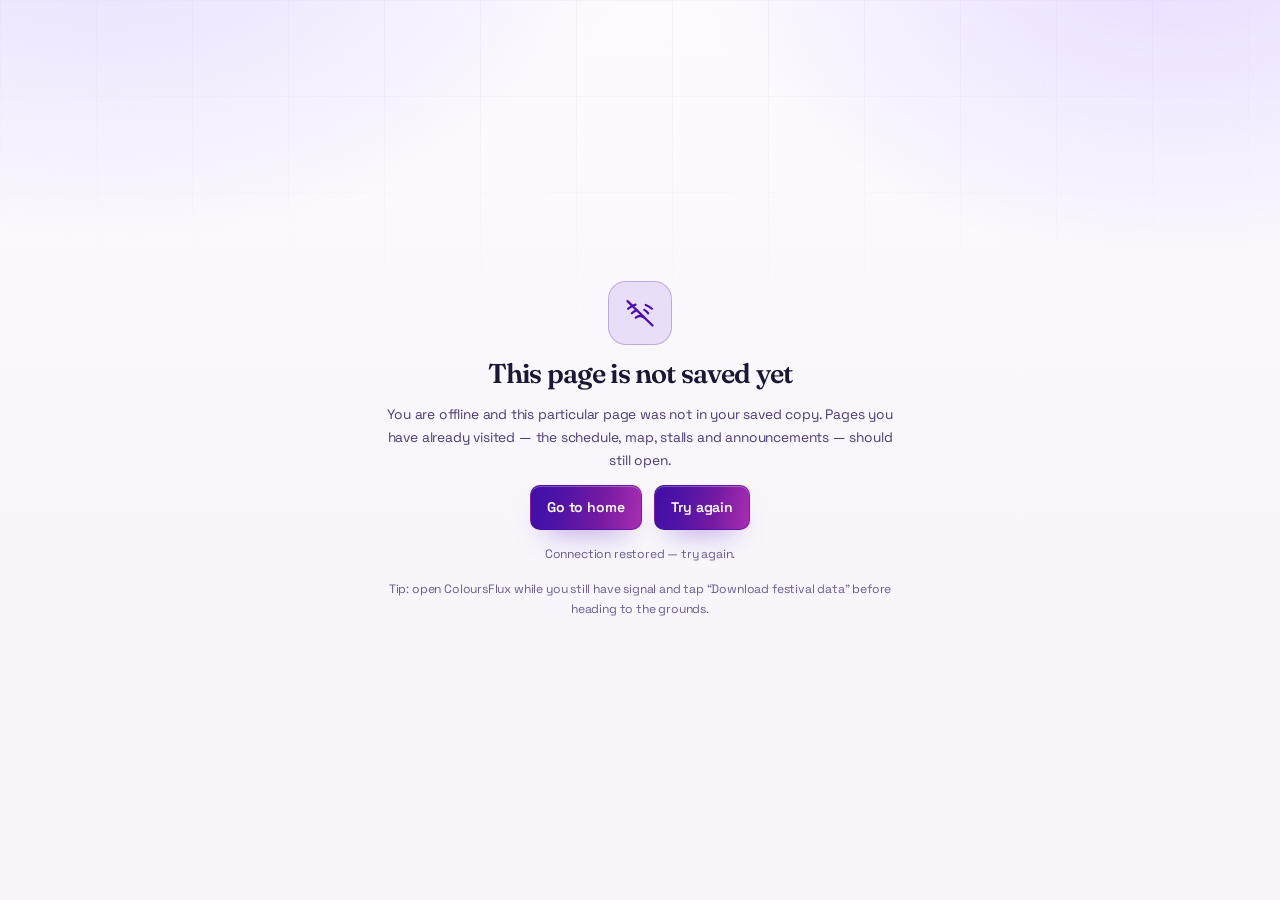
<file: offline.html>
<!doctype html>
<html lang="en">
<head>
  <meta charset="utf-8" />
  <script>
    /* One-time reset for browsers still running an old service-worker cache. */
    (function () {
      try {
        var stamp = 'v2.0.66';
        if (!('serviceWorker' in navigator) || localStorage.getItem('cf.cacheReset') === stamp) return;
        Promise.all([navigator.serviceWorker.getRegistrations(), caches.keys()])
          .then(function (res) {
            var regs = res[0] || [];
            var keys = (res[1] || []).filter(function (k) { return k.indexOf('coloursflux-') === 0; });
            if (!regs.length && !keys.length) return;
            localStorage.setItem('cf.cacheReset', stamp);
            return Promise.all(
              regs.map(function (r) { return r.unregister(); }).concat(
                keys.map(function (k) { return caches.delete(k); })
              )
            ).then(function () { location.reload(); });
          })
          .catch(function () {});
      } catch (e) {}
    })();
  </script>

  <meta name="viewport" content="width=device-width, initial-scale=1, viewport-fit=cover" />
  <title>Offline · ColoursFlux</title>
  <meta name="robots" content="noindex" />
  <meta name="theme-color" content="#f8f5fb" />
  <meta name="color-scheme" content="light" />
  <link rel="preload" href="assets/fonts/fraunces-latin.woff2" as="font" type="font/woff2" crossorigin />
  <link rel="preload" href="assets/fonts/space-grotesk-latin.woff2" as="font" type="font/woff2" crossorigin />
  <link rel="icon" href="assets/icons/favicon.png" sizes="64x64" type="image/png" />
  <link rel="icon" href="assets/icons/favicon.svg" type="image/svg+xml" />
  <link rel="stylesheet" href="assets/css/base.css?v=2.0.66" />
  <link rel="stylesheet" href="assets/css/components.css?v=2.0.66" />
  <style>
    .offline-wrap { min-height: 100dvh; display: grid; place-items: center; padding: 24px; }
    .offline-card { max-width: 520px; text-align: center; display: grid; gap: 14px; justify-items: center; }
    .offline-mark { width: 64px; height: 64px; border-radius: 18px; display: grid; place-items: center;
      background: rgba(107,43,208,.12); border: 1px solid rgba(78,32,148,.28); color: #4a0fae; }
  </style>
</head>
<body>
  <main class="offline-wrap">
    <div class="offline-card">
      <div class="offline-mark" aria-hidden="true">
        <svg width="30" height="30" viewBox="0 0 24 24" fill="none" stroke="currentColor" stroke-width="1.8" stroke-linecap="round" stroke-linejoin="round">
          <path d="M2 2.5 22 22" /><path d="M8.6 15.7a5.6 5.6 0 0 1 6.8 0" /><path d="M5.5 12.2a10.5 10.5 0 0 1 3.8-2.4" /><path d="M15.4 9.5a10.5 10.5 0 0 1 3.1 2.7" /><path d="M2.5 8.6a15.5 15.5 0 0 1 5.9-3.3" /><path d="M16.6 5.6a15.5 15.5 0 0 1 4.9 3" />
        </svg>
      </div>
      <h1 style="font-size:1.7rem">This page is not saved yet</h1>
      <p class="small">You are offline and this particular page was not in your saved copy. Pages you have already visited — the schedule, map, stalls and announcements — should still open.</p>
      <div class="cluster" style="justify-content:center">
        <a class="btn btn-primary" href="index.html">Go to home</a>
        <button class="btn" id="retry">Try again</button>
      </div>
      <p class="micro dim" id="conn-state">Waiting for a connection…</p>
      <p class="micro dim">Tip: open ColoursFlux while you still have signal and tap “Download festival data” before heading to the grounds.</p>
    </div>
  </main>
  <script type="module" src="assets/js/pages/offline.js"></script>
</body>
</html>
</file>
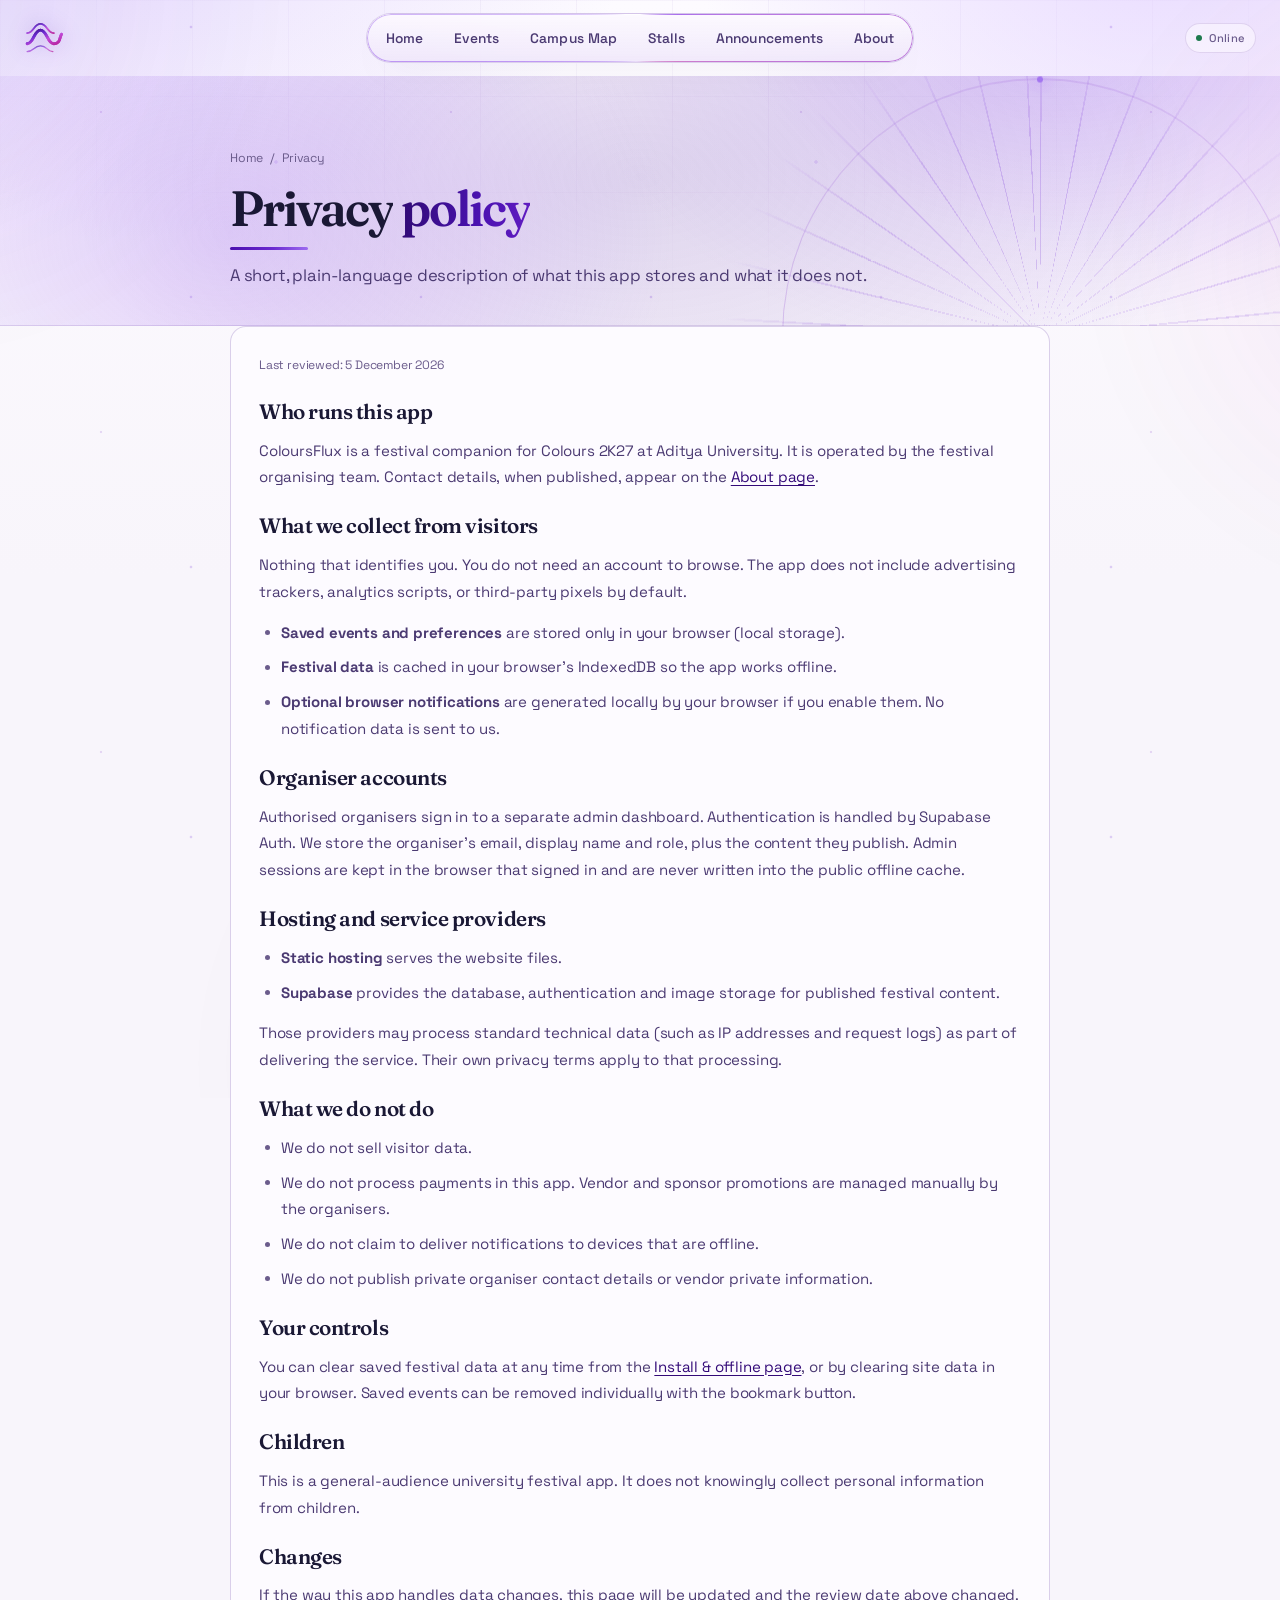
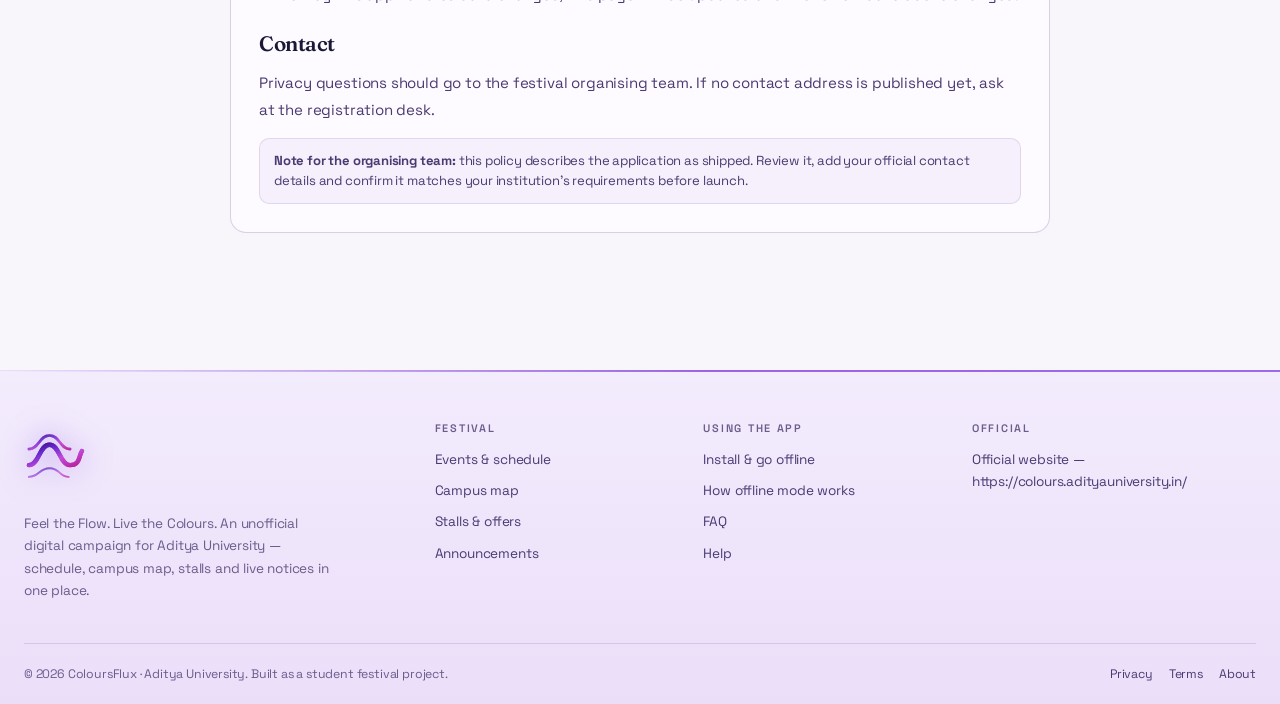
<file: privacy.html>
<!doctype html>
<html lang="en">
<head>
  <meta charset="utf-8" />
  <script>
    /* One-time reset for browsers still running an old service-worker cache. */
    (function () {
      try {
        var stamp = 'v2.0.66';
        if (!('serviceWorker' in navigator) || localStorage.getItem('cf.cacheReset') === stamp) return;
        Promise.all([navigator.serviceWorker.getRegistrations(), caches.keys()])
          .then(function (res) {
            var regs = res[0] || [];
            var keys = (res[1] || []).filter(function (k) { return k.indexOf('coloursflux-') === 0; });
            if (!regs.length && !keys.length) return;
            localStorage.setItem('cf.cacheReset', stamp);
            return Promise.all(
              regs.map(function (r) { return r.unregister(); }).concat(
                keys.map(function (k) { return caches.delete(k); })
              )
            ).then(function () { location.reload(); });
          })
          .catch(function () {});
      } catch (e) {}
    })();
  </script>

  <meta name="viewport" content="width=device-width, initial-scale=1, viewport-fit=cover" />
  <title>Privacy Policy · ColoursFlux</title>
  <meta name="description" content="How the ColoursFlux festival companion handles data, local storage and organiser accounts." />
  <meta name="theme-color" content="#f8f5fb" />
  <meta name="color-scheme" content="light" />
  <link rel="preload" href="assets/fonts/fraunces-latin.woff2" as="font" type="font/woff2" crossorigin />
  <link rel="preload" href="assets/fonts/space-grotesk-latin.woff2" as="font" type="font/woff2" crossorigin />
  <link rel="manifest" href="manifest.webmanifest" />
  <link rel="icon" href="assets/icons/favicon.png" sizes="64x64" type="image/png" />
  <link rel="icon" href="assets/icons/favicon.svg" type="image/svg+xml" />
  <link rel="stylesheet" href="assets/css/base.css?v=2.0.66" />
  <link rel="stylesheet" href="assets/css/components.css?v=2.0.66" />
  <link rel="stylesheet" href="assets/css/pages.css?v=2.0.66" />
  <script type="module" src="assets/js/pages/static.js"></script>
</head>
<body>
  <a class="skip-link" href="#main">Skip to content</a>
  <header id="site-header" class="site-header"></header>

  <main id="main">
    <section class="page-head">
      <div class="container-narrow">
        <nav class="crumbs" aria-label="Breadcrumb"><a href="index.html">Home</a> / <span>Privacy</span></nav>
        <h1>Privacy <span class="gradient-text">policy</span></h1>
        <p class="lead">A short, plain-language description of what this app stores and what it does not.</p>
      </div>
    </section>

    <section class="container-narrow" style="padding-bottom:40px">
      <div class="card card-pad prose">
        <p class="micro dim" style="margin:0">Last reviewed: <span id="policy-date">at build time</span></p>

        <h2>Who runs this app</h2>
        <p>ColoursFlux is a festival companion for <span id="policy-event">Colours 2K27</span> at Aditya University. It is operated by the festival organising team. Contact details, when published, appear on the <a href="about.html#contact">About page</a>.</p>

        <h2>What we collect from visitors</h2>
        <p>Nothing that identifies you. You do not need an account to browse. The app does not include advertising trackers, analytics scripts, or third-party pixels by default.</p>
        <ul>
          <li><b>Saved events and preferences</b> are stored only in your browser (local storage).</li>
          <li><b>Festival data</b> is cached in your browser’s IndexedDB so the app works offline.</li>
          <li><b>Optional browser notifications</b> are generated locally by your browser if you enable them. No notification data is sent to us.</li>
        </ul>

        <h2>Organiser accounts</h2>
        <p>Authorised organisers sign in to a separate admin dashboard. Authentication is handled by Supabase Auth. We store the organiser’s email, display name and role, plus the content they publish. Admin sessions are kept in the browser that signed in and are never written into the public offline cache.</p>

        <h2>Hosting and service providers</h2>
        <ul>
          <li><b>Static hosting</b> serves the website files.</li>
          <li><b>Supabase</b> provides the database, authentication and image storage for published festival content.</li>
        </ul>
        <p>Those providers may process standard technical data (such as IP addresses and request logs) as part of delivering the service. Their own privacy terms apply to that processing.</p>

        <h2>What we do not do</h2>
        <ul>
          <li>We do not sell visitor data.</li>
          <li>We do not process payments in this app. Vendor and sponsor promotions are managed manually by the organisers.</li>
          <li>We do not claim to deliver notifications to devices that are offline.</li>
          <li>We do not publish private organiser contact details or vendor private information.</li>
        </ul>

        <h2>Your controls</h2>
        <p>You can clear saved festival data at any time from the <a href="install.html">Install &amp; offline page</a>, or by clearing site data in your browser. Saved events can be removed individually with the bookmark button.</p>

        <h2>Children</h2>
        <p>This is a general-audience university festival app. It does not knowingly collect personal information from children.</p>

        <h2>Changes</h2>
        <p>If the way this app handles data changes, this page will be updated and the review date above changed.</p>

        <h2>Contact</h2>
        <p>Privacy questions should go to the festival organising team. If no contact address is published yet, ask at the registration desk.</p>

        <div class="pill-note">
          <span><b>Note for the organising team:</b> this policy describes the application as shipped. Review it, add your official contact details and confirm it matches your institution’s requirements before launch.</span>
        </div>
      </div>
    </section>
  </main>

  <footer id="site-footer" class="site-footer"></footer>
</body>
</html>
</file>
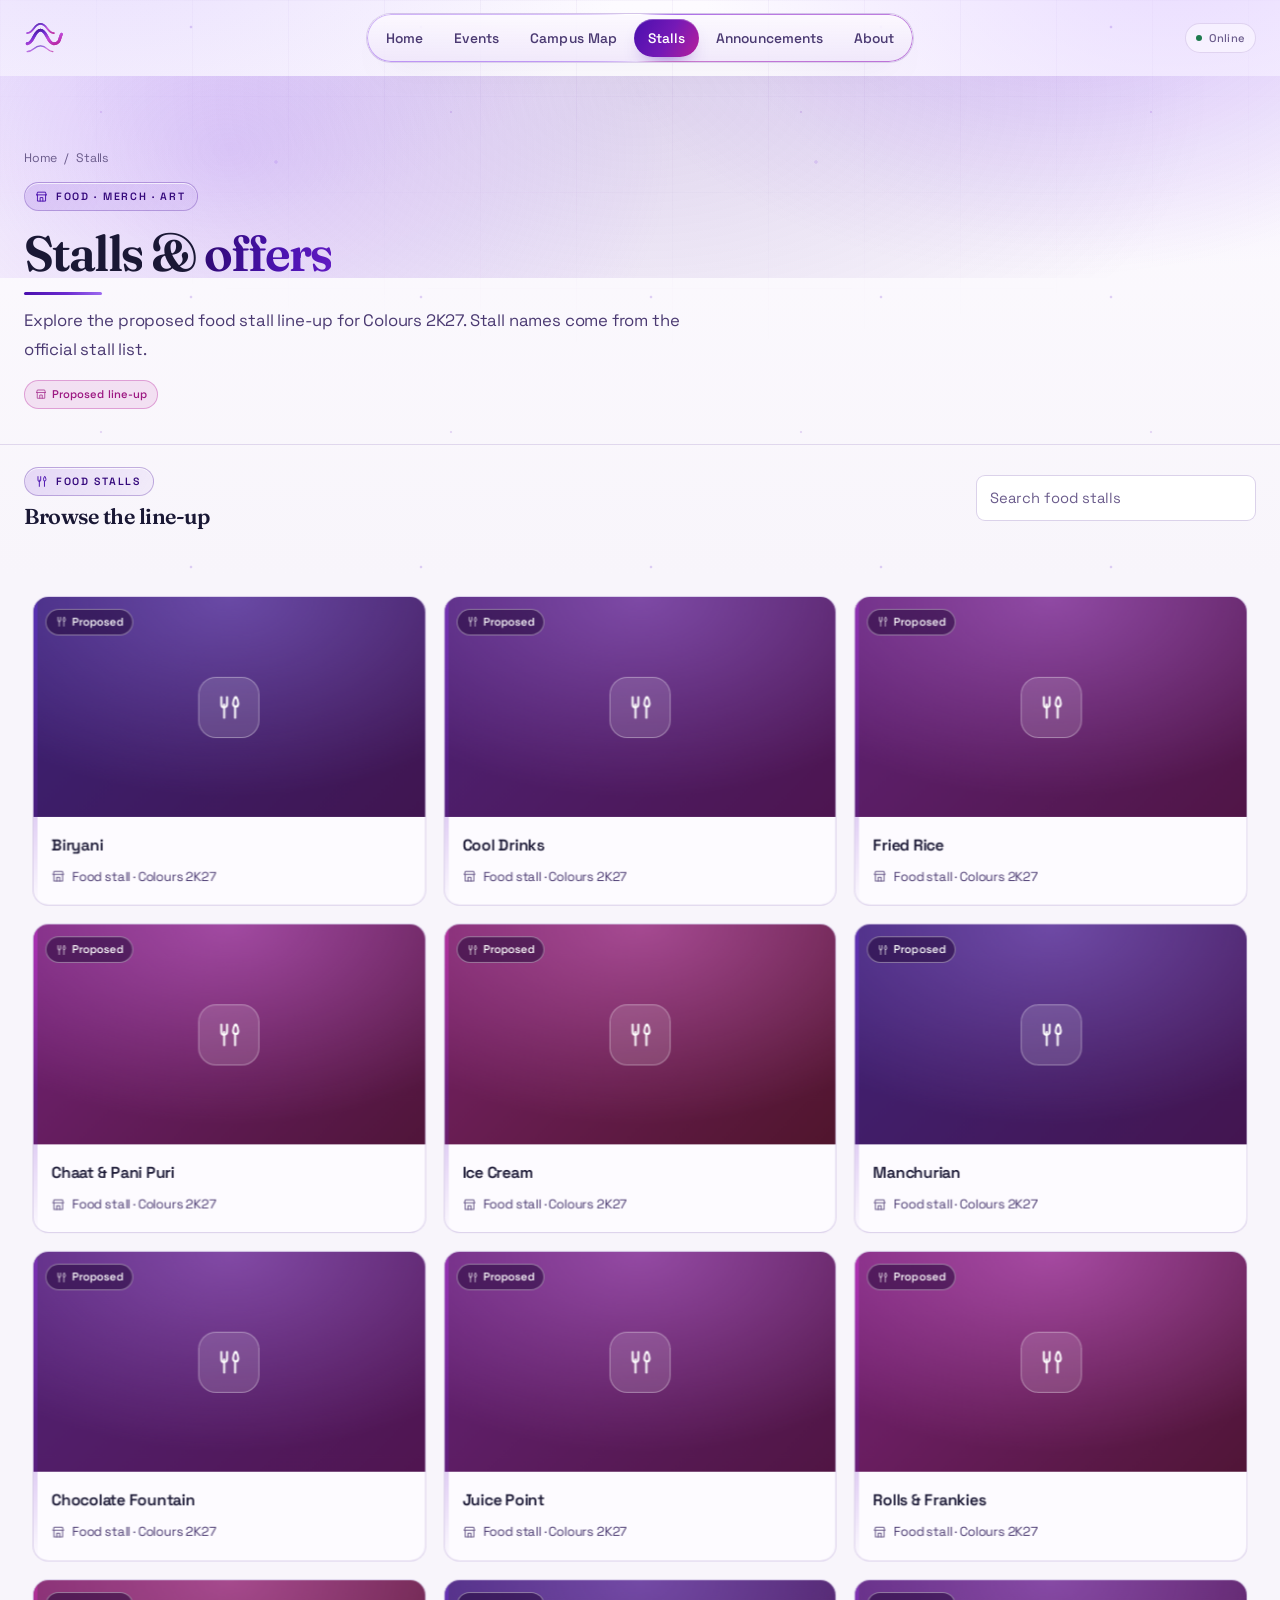
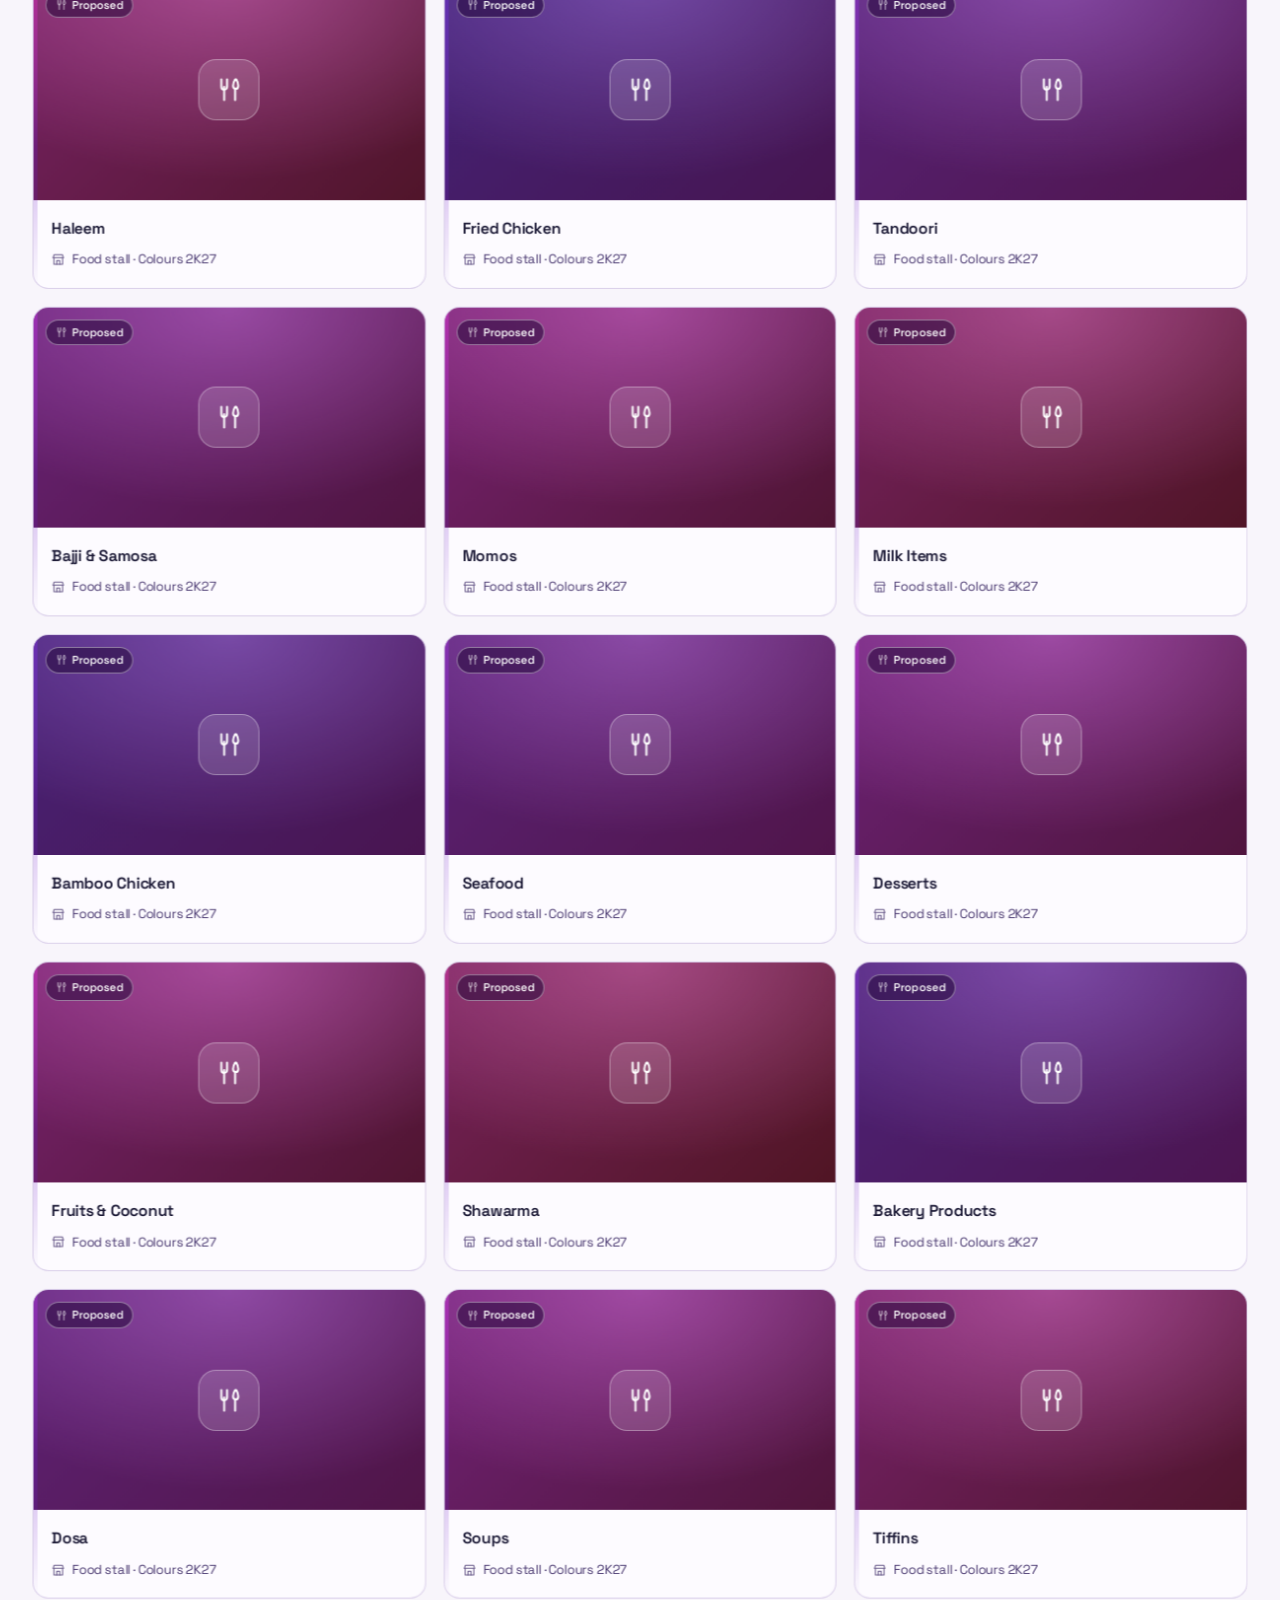
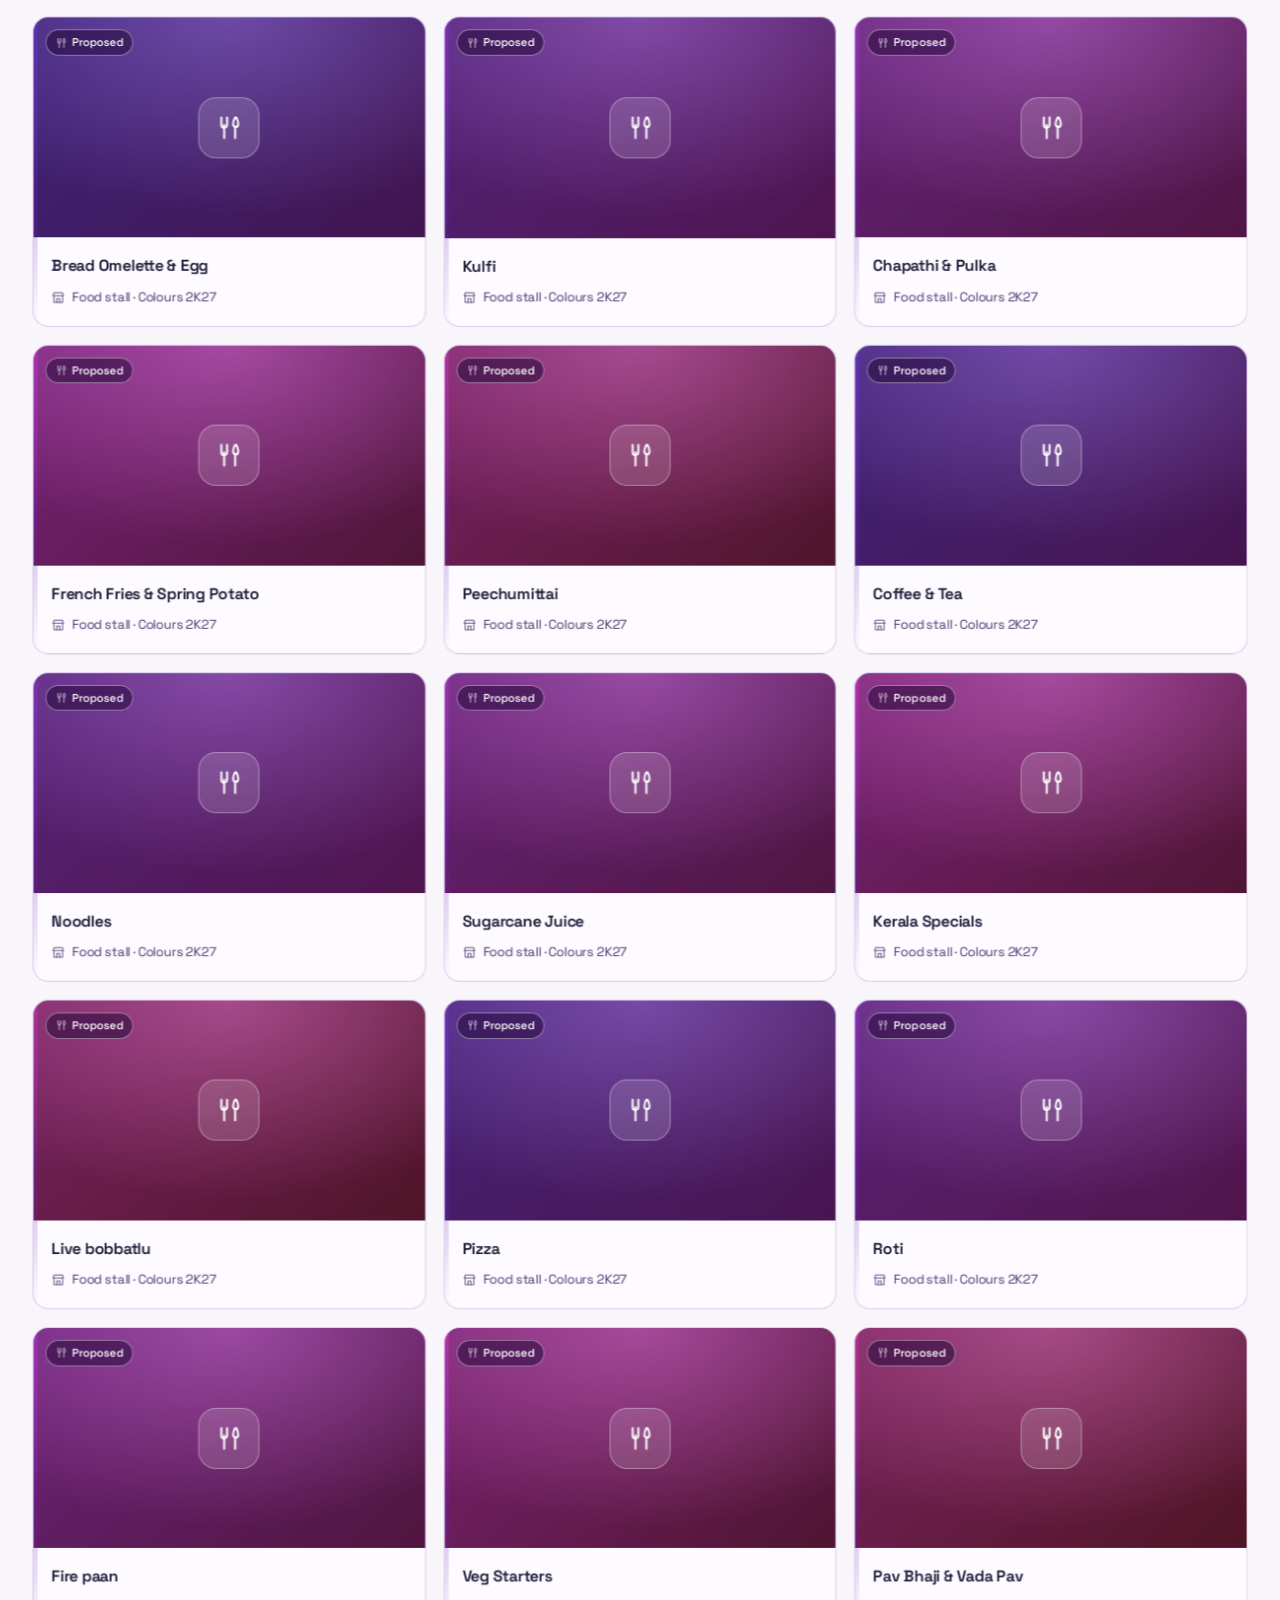
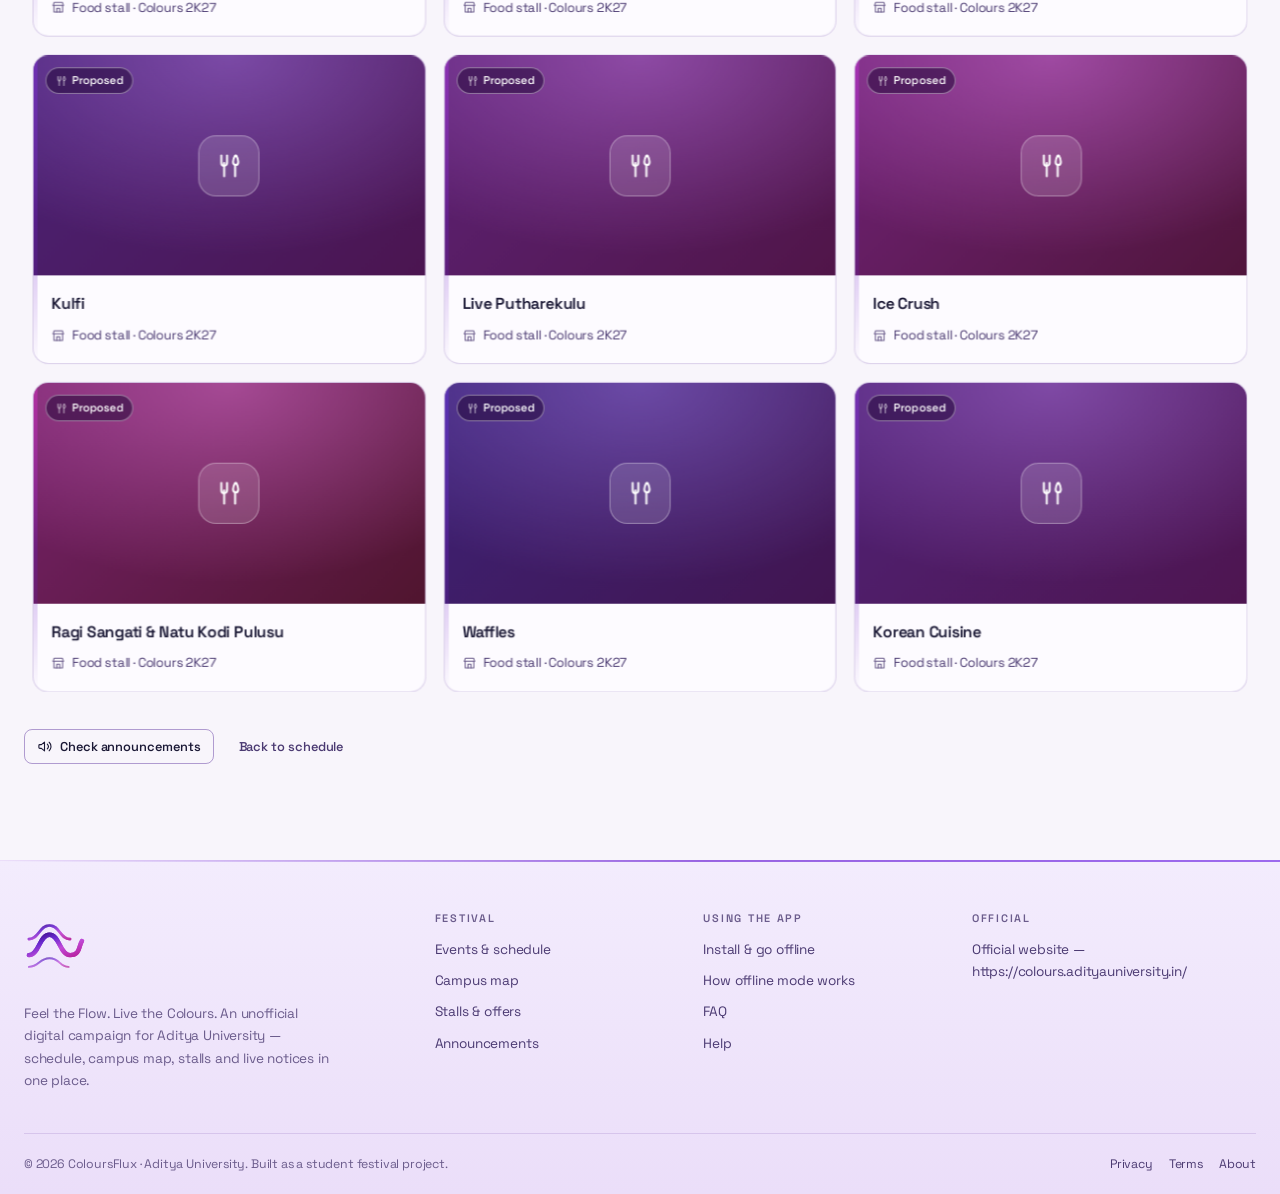
<file: stalls.html>
<!doctype html>
<html lang="en">
<head>
  <meta charset="utf-8" />
  <script>
    /* One-time reset for browsers still running an old service-worker cache. */
    (function () {
      try {
        var stamp = 'v2.0.66';
        if (!('serviceWorker' in navigator) || localStorage.getItem('cf.cacheReset') === stamp) return;
        Promise.all([navigator.serviceWorker.getRegistrations(), caches.keys()])
          .then(function (res) {
            var regs = res[0] || [];
            var keys = (res[1] || []).filter(function (k) { return k.indexOf('coloursflux-') === 0; });
            if (!regs.length && !keys.length) return;
            localStorage.setItem('cf.cacheReset', stamp);
            return Promise.all(
              regs.map(function (r) { return r.unregister(); }).concat(
                keys.map(function (k) { return caches.delete(k); })
              )
            ).then(function () { location.reload(); });
          })
          .catch(function () {});
      } catch (e) {}
    })();
  </script>

  <meta name="viewport" content="width=device-width, initial-scale=1, viewport-fit=cover" />
  <title>Food Stalls · ColoursFlux</title>
  <meta name="description" content="Browse the 45 proposed food stalls for Colours 2K27, 7–9 January at Aditya University." />
  <meta name="theme-color" content="#f8f5fb" />
  <meta name="color-scheme" content="light" />
  <link rel="preload" href="assets/fonts/fraunces-latin.woff2" as="font" type="font/woff2" crossorigin />
  <link rel="preload" href="assets/fonts/space-grotesk-latin.woff2" as="font" type="font/woff2" crossorigin />
  <link rel="manifest" href="manifest.webmanifest" />
  <link rel="icon" href="assets/icons/favicon.png" sizes="64x64" type="image/png" />
  <link rel="icon" href="assets/icons/favicon.svg" type="image/svg+xml" />
  <link rel="apple-touch-icon" href="assets/icons/apple-touch-icon.png" />
  <link rel="stylesheet" href="assets/css/base.css?v=2.0.66" />
  <link rel="stylesheet" href="assets/css/components.css?v=2.0.66" />
  <link rel="stylesheet" href="assets/css/pages.css?v=2.0.66" />
  <script type="module" src="assets/js/pages/stalls.js"></script>
</head>
<body class="stalls-page">
  <a class="skip-link" href="#main">Skip to content</a>
  <header id="site-header" class="site-header"></header>

  <main id="main">
    <section class="page-head">
      <div class="container">
        <nav class="crumbs" aria-label="Breadcrumb"><a href="index.html">Home</a> / <span>Stalls</span></nav>
        <span class="eyebrow"><i data-icon="store" data-size="13"></i> Food · Merch · Art</span>
        <h1>Stalls &amp; <span class="gradient-text">offers</span></h1>
        <p class="lead">Explore the proposed food stall line-up for Colours 2K27. Stall names come from the official stall list.</p>
        <div class="page-head-meta">
          <span class="badge badge-magenta"><i data-icon="store" data-size="12"></i> Proposed line-up</span>
        </div>
      </div>
    </section>

    <section class="container" aria-label="Food stalls">
      <div class="between" style="margin:22px 0 14px;gap:12px;flex-wrap:wrap">
        <div>
          <span class="eyebrow"><i data-icon="utensils" data-size="13"></i> Food stalls</span>
          <h2 style="font-size:1.35rem;margin-top:8px">Browse the line-up</h2>
        </div>
        <div class="cluster" style="gap:10px">
          <input id="food-search" class="input" type="search" placeholder="Search food stalls" aria-label="Search food stalls" style="width:min(280px,60vw)" />
        </div>
      </div>

      <div id="food-stall-grid" class="grid grid-3"></div>

      <div class="cluster" style="margin-top:22px">
        <a class="btn btn-outline btn-sm" href="announcements.html"><i data-icon="megaphone" data-size="15"></i> Check announcements</a>
        <a class="btn btn-ghost btn-sm" href="events.html">Back to schedule</a>
      </div>
    </section>
  </main>

  <footer id="site-footer" class="site-footer"></footer>
</body>
</html>
</file>
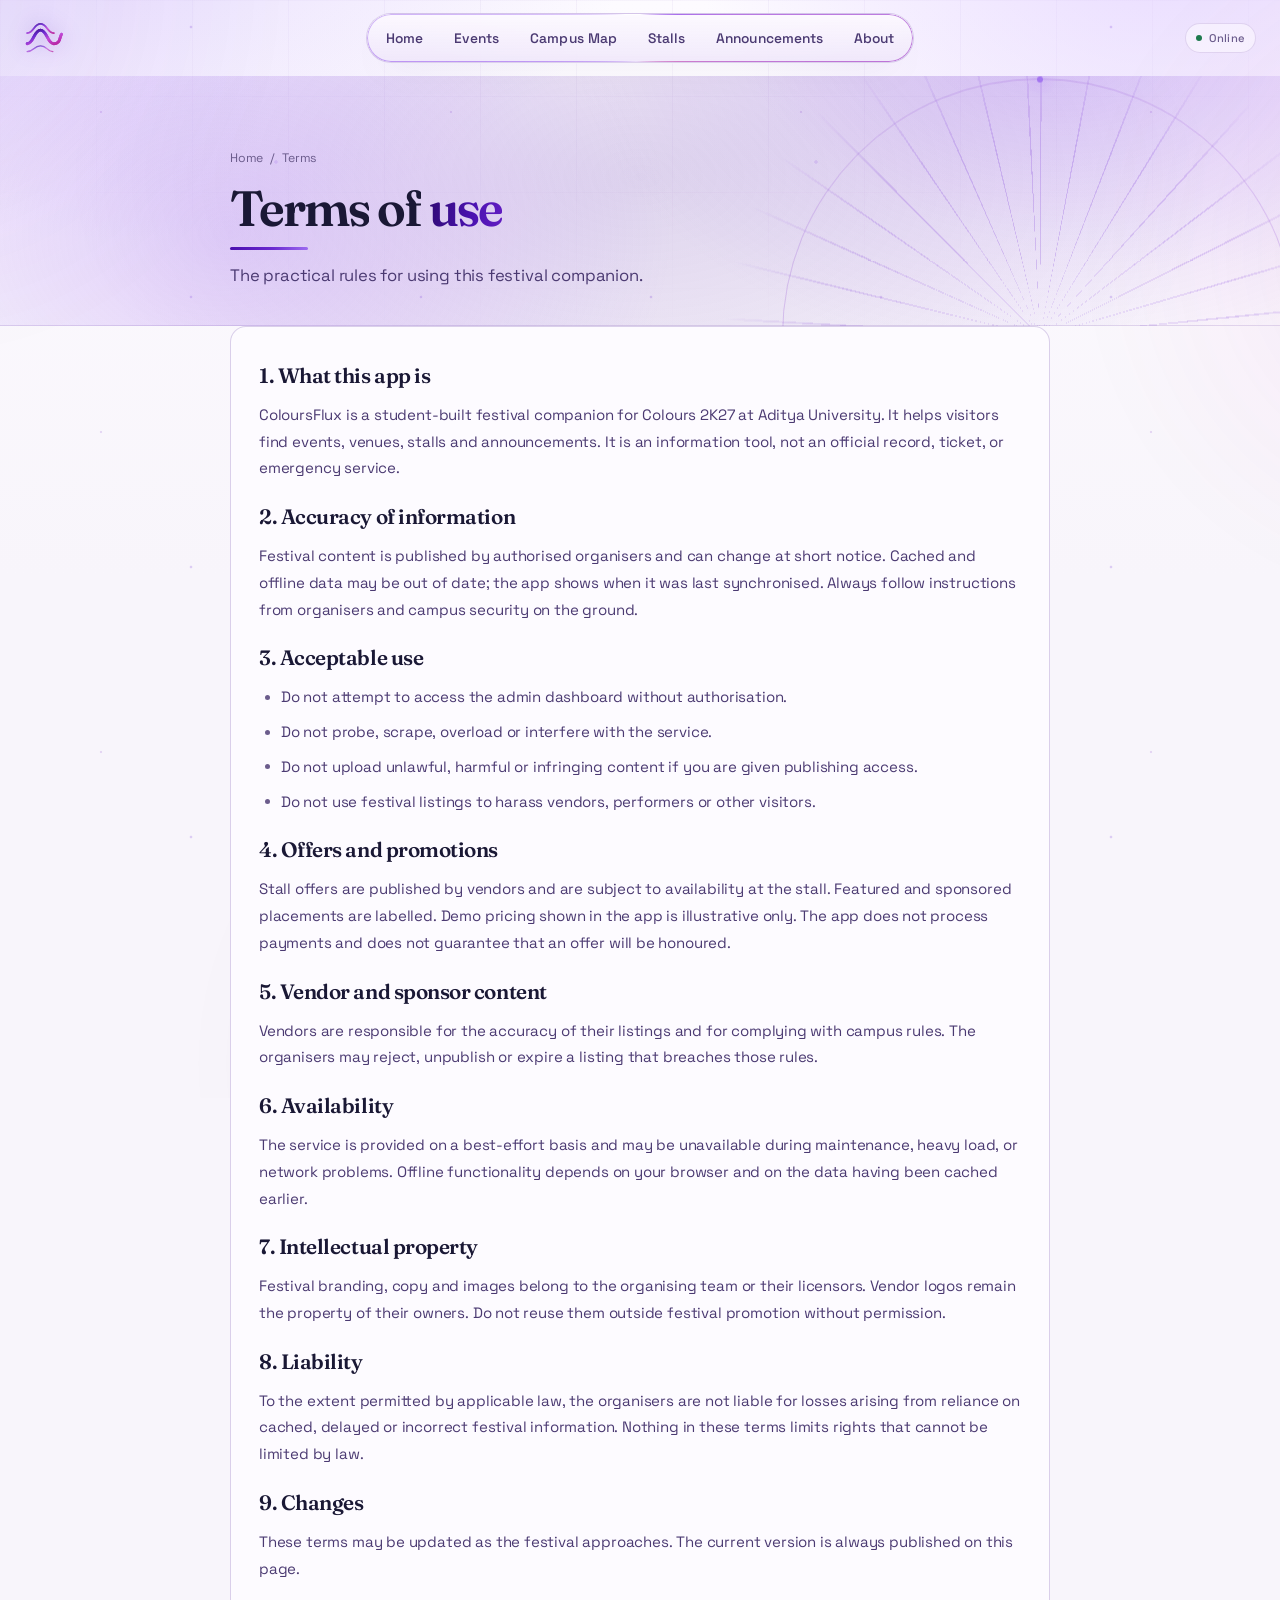
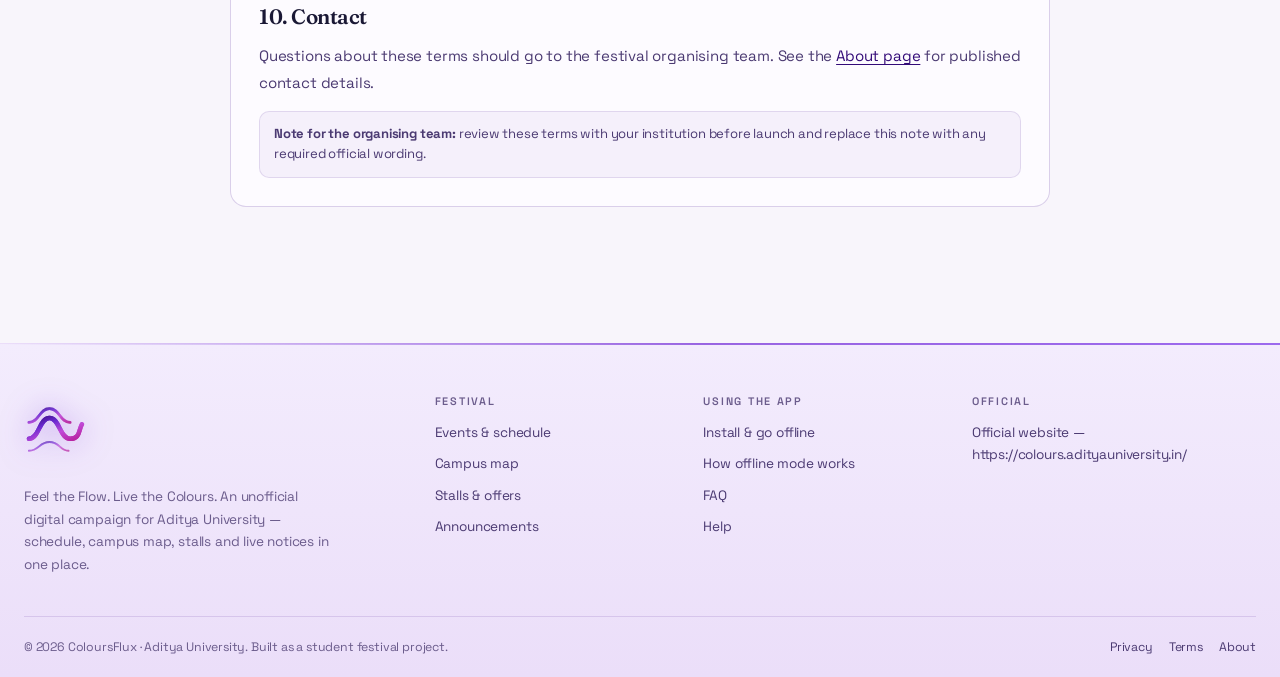
<file: terms.html>
<!doctype html>
<html lang="en">
<head>
  <meta charset="utf-8" />
  <script>
    /* One-time reset for browsers still running an old service-worker cache. */
    (function () {
      try {
        var stamp = 'v2.0.66';
        if (!('serviceWorker' in navigator) || localStorage.getItem('cf.cacheReset') === stamp) return;
        Promise.all([navigator.serviceWorker.getRegistrations(), caches.keys()])
          .then(function (res) {
            var regs = res[0] || [];
            var keys = (res[1] || []).filter(function (k) { return k.indexOf('coloursflux-') === 0; });
            if (!regs.length && !keys.length) return;
            localStorage.setItem('cf.cacheReset', stamp);
            return Promise.all(
              regs.map(function (r) { return r.unregister(); }).concat(
                keys.map(function (k) { return caches.delete(k); })
              )
            ).then(function () { location.reload(); });
          })
          .catch(function () {});
      } catch (e) {}
    })();
  </script>

  <meta name="viewport" content="width=device-width, initial-scale=1, viewport-fit=cover" />
  <title>Terms of Use · ColoursFlux</title>
  <meta name="description" content="Terms of use for the ColoursFlux festival companion app." />
  <meta name="theme-color" content="#f8f5fb" />
  <meta name="color-scheme" content="light" />
  <link rel="preload" href="assets/fonts/fraunces-latin.woff2" as="font" type="font/woff2" crossorigin />
  <link rel="preload" href="assets/fonts/space-grotesk-latin.woff2" as="font" type="font/woff2" crossorigin />
  <link rel="manifest" href="manifest.webmanifest" />
  <link rel="icon" href="assets/icons/favicon.png" sizes="64x64" type="image/png" />
  <link rel="icon" href="assets/icons/favicon.svg" type="image/svg+xml" />
  <link rel="stylesheet" href="assets/css/base.css?v=2.0.66" />
  <link rel="stylesheet" href="assets/css/components.css?v=2.0.66" />
  <link rel="stylesheet" href="assets/css/pages.css?v=2.0.66" />
  <script type="module" src="assets/js/pages/static.js"></script>
</head>
<body>
  <a class="skip-link" href="#main">Skip to content</a>
  <header id="site-header" class="site-header"></header>

  <main id="main">
    <section class="page-head">
      <div class="container-narrow">
        <nav class="crumbs" aria-label="Breadcrumb"><a href="index.html">Home</a> / <span>Terms</span></nav>
        <h1>Terms of <span class="gradient-text">use</span></h1>
        <p class="lead">The practical rules for using this festival companion.</p>
      </div>
    </section>

    <section class="container-narrow" style="padding-bottom:40px">
      <div class="card card-pad prose">
        <h2>1. What this app is</h2>
        <p>ColoursFlux is a student-built festival companion for Colours 2K27 at Aditya University. It helps visitors find events, venues, stalls and announcements. It is an information tool, not an official record, ticket, or emergency service.</p>

        <h2>2. Accuracy of information</h2>
        <p>Festival content is published by authorised organisers and can change at short notice. Cached and offline data may be out of date; the app shows when it was last synchronised. Always follow instructions from organisers and campus security on the ground.</p>

        <h2>3. Acceptable use</h2>
        <ul>
          <li>Do not attempt to access the admin dashboard without authorisation.</li>
          <li>Do not probe, scrape, overload or interfere with the service.</li>
          <li>Do not upload unlawful, harmful or infringing content if you are given publishing access.</li>
          <li>Do not use festival listings to harass vendors, performers or other visitors.</li>
        </ul>

        <h2>4. Offers and promotions</h2>
        <p>Stall offers are published by vendors and are subject to availability at the stall. Featured and sponsored placements are labelled. Demo pricing shown in the app is illustrative only. The app does not process payments and does not guarantee that an offer will be honoured.</p>

        <h2>5. Vendor and sponsor content</h2>
        <p>Vendors are responsible for the accuracy of their listings and for complying with campus rules. The organisers may reject, unpublish or expire a listing that breaches those rules.</p>

        <h2>6. Availability</h2>
        <p>The service is provided on a best-effort basis and may be unavailable during maintenance, heavy load, or network problems. Offline functionality depends on your browser and on the data having been cached earlier.</p>

        <h2>7. Intellectual property</h2>
        <p>Festival branding, copy and images belong to the organising team or their licensors. Vendor logos remain the property of their owners. Do not reuse them outside festival promotion without permission.</p>

        <h2>8. Liability</h2>
        <p>To the extent permitted by applicable law, the organisers are not liable for losses arising from reliance on cached, delayed or incorrect festival information. Nothing in these terms limits rights that cannot be limited by law.</p>

        <h2>9. Changes</h2>
        <p>These terms may be updated as the festival approaches. The current version is always published on this page.</p>

        <h2>10. Contact</h2>
        <p>Questions about these terms should go to the festival organising team. See the <a href="about.html#contact">About page</a> for published contact details.</p>

        <div class="pill-note">
          <span><b>Note for the organising team:</b> review these terms with your institution before launch and replace this note with any required official wording.</span>
        </div>
      </div>
    </section>
  </main>

  <footer id="site-footer" class="site-footer"></footer>
</body>
</html>
</file>
<file: assets/css/base.css>
/* ============================================================
   ColoursFlux — foundations: tokens, reset, type, controls
   Official theme: pale lilac surfaces, deep-plum ink and a violet
   accent that runs to magenta in gradients. The --gold* token names
   are kept for compatibility but now hold that violet accent.
   ============================================================ */

@font-face {
  font-family: "Fraunces";
  src: url("../fonts/fraunces-latin.woff2") format("woff2");
  font-weight: 400 700;
  font-style: normal;
  font-display: swap;
}

@font-face {
  font-family: "Space Grotesk";
  src: url("../fonts/space-grotesk-latin.woff2") format("woff2");
  font-weight: 400 700;
  font-style: normal;
  font-display: swap;
}

:root {
  /* Surfaces — pale lilac */
  --bg: #f8f5fb;
  --bg-deep: #efe7fb;
  --bg-2: #f4eefc;
  --bg-elev: #ffffff;
  --card: #fdfbff;
  --card-2: #f6f0fd;
  --card-3: #ece2f8;
  --elevated: #ffffff;

  /* Ink */
  --text: #1a1835;
  --muted: #4b3a72;
  --muted-dim: #6b5c8c;

  /* Accents — violet leads; the rest are muted supporting hues */
  --purple: #3d08a6;
  --purple-bright: #6b2bd0;
  --magenta: #b7209b;
  --cyan: #2f6f6b;
  --blue: #3d6489;
  --green: #1d7a4d;
  --amber: #8a5a10;
  --red: #b3261e;
  --gold: #6b2bd0;
  --gold-bright: #9d6bf0;
  --gold-deep: #4a0fae;
  --gold-ink: #35097c;

  /* Lines */
  --border: rgba(78, 32, 148, 0.2);
  --border-strong: rgba(78, 32, 148, 0.42);
  --border-soft: rgba(78, 32, 148, 0.12);
  --hairline: rgba(78, 32, 148, 0.14);

  /* Gradients */
  --grad: linear-gradient(96deg, #2f0a72 0%, #4a12b0 28%, #6d21ca 56%, #8d2ac0 78%, #a52f9c 100%);
  --grad-cta: linear-gradient(100deg, #400ea7 0%, #5114a5 22%, #751aa3 46%, #ab2fb1 74%, #d02a9f 100%);
  --grad-soft: linear-gradient(140deg, rgba(107, 43, 208, 0.18), rgba(107, 43, 208, 0.04));
  --grad-gold: linear-gradient(100deg, #5b16bd, #8b22c2 55%, #c535a8);

  /* Shape + elevation */
  --r-sm: 8px;
  --r: 12px;
  --r-lg: 16px;
  --r-xl: 22px;
  --r-pill: 999px;

  --shadow-sm: 0 1px 2px rgba(46, 22, 86, 0.08);
  --shadow: 0 20px 42px -30px rgba(46, 22, 86, 0.34);
  --shadow-glow: 0 24px 56px -32px rgba(88, 22, 190, 0.4);
  --ring: 0 0 0 3px rgba(107, 43, 208, 0.3);

  /* Type */
  --font: "Space Grotesk", "Segoe UI Variable", "Segoe UI", system-ui, -apple-system, "Helvetica Neue", Arial, sans-serif;
  --font-display: "Fraunces", "Iowan Old Style", "Palatino Linotype", Georgia, serif;
  --mono: "JetBrains Mono", ui-monospace, SFMono-Regular, Menlo, Consolas, monospace;
  --fs-hero: clamp(2.9rem, 6.2vw, 5.4rem);
  --fs-page: clamp(2.1rem, 4vw, 3.1rem);

  /* Rhythm */
  --header-h: 76px;
  --container: 1800px;
  --ease: cubic-bezier(0.2, 0.7, 0.2, 1);
}

*,
*::before,
*::after {
  box-sizing: border-box;
}

* {
  margin: 0;
}

html {
  -webkit-text-size-adjust: 100%;
  scroll-behavior: smooth;
  scroll-padding-top: calc(var(--header-h) + 24px);
}

body {
  min-height: 100dvh;
  background: var(--bg);
  color: var(--text);
  font-family: var(--font);
  font-size: 16px;
  line-height: 1.65;
  letter-spacing: -0.011em;
  -webkit-font-smoothing: antialiased;
  text-rendering: optimizeLegibility;
  overflow-x: hidden;
}

/* Lilac wash: soft violet light in the corners over a near-white surface. */
body::before {
  content: "";
  position: fixed;
  inset: 0;
  z-index: -2;
  background:
    radial-gradient(50rem 32rem at 8% -12%, rgba(139, 92, 246, 0.2), transparent 68%),
    radial-gradient(46rem 32rem at 92% -8%, rgba(214, 190, 255, 0.55), transparent 66%),
    linear-gradient(180deg, #fdfbff 0%, var(--bg) 36rem);
  pointer-events: none;
}

body::after {
  content: "";
  position: fixed;
  inset: 0;
  z-index: -1;
  background-image:
    linear-gradient(to right, rgba(86, 38, 160, 0.05) 1px, transparent 1px),
    linear-gradient(to bottom, rgba(86, 38, 160, 0.04) 1px, transparent 1px);
  background-size: 96px 96px;
  mask-image: radial-gradient(90% 55% at 50% 0%, #000 0%, transparent 72%);
  -webkit-mask-image: radial-gradient(90% 55% at 50% 0%, #000 0%, transparent 72%);
  pointer-events: none;
}

img,
svg,
video {
  display: block;
  max-width: 100%;
}

img {
  height: auto;
}

a {
  color: inherit;
  text-decoration: none;
}

button,
input,
select,
textarea {
  font: inherit;
  color: inherit;
}

button {
  cursor: pointer;
  background: none;
  border: 0;
}

ul,
ol {
  padding: 0;
  list-style: none;
}

h1,
h2,
h3,
h4 {
  line-height: 1.1;
  letter-spacing: -0.034em;
  font-weight: 620;
  text-wrap: balance;
}

h1,
h2 {
  font-family: var(--font-display);
  font-optical-sizing: auto;
  font-weight: 600;
  letter-spacing: -0.022em;
}

h1 {
  font-size: clamp(2.6rem, 5.8vw, 4.6rem);
  letter-spacing: -0.03em;
}

h2 {
  font-size: clamp(1.7rem, 3.2vw, 2.4rem);
}

h3 {
  font-size: clamp(1.05rem, 1.7vw, 1.22rem);
}

p {
  color: var(--muted);
}

::selection {
  background: rgba(124, 58, 217, 0.35);
  color: #17121c;
}

:focus-visible {
  outline: 2px solid var(--gold-deep);
  outline-offset: 3px;
  border-radius: 6px;
}

/* ---------- layout ---------- */

.container {
  width: min(100% - 48px, var(--container));
  margin-inline: auto;
}

.container-narrow {
  width: min(100% - 48px, 820px);
  margin-inline: auto;
}

.section {
  padding-block: clamp(52px, 7vw, 84px);
}

.section-tight {
  padding-block: clamp(32px, 4.6vw, 52px);
}

.stack {
  display: flex;
  flex-direction: column;
  gap: var(--gap, 16px);
}

.cluster {
  display: flex;
  flex-wrap: wrap;
  align-items: center;
  gap: var(--gap, 12px);
}

.between {
  display: flex;
  align-items: center;
  justify-content: space-between;
  gap: 16px;
  flex-wrap: wrap;
}

.grid {
  display: grid;
  gap: 18px;
}

.grid-2 { grid-template-columns: repeat(2, minmax(0, 1fr)); }
.grid-3 { grid-template-columns: repeat(3, minmax(0, 1fr)); }
.grid-4 { grid-template-columns: repeat(4, minmax(0, 1fr)); }

.span-2 { grid-column: span 2; }
.span-full { grid-column: 1 / -1; }

/* ---------- type helpers ---------- */

.eyebrow {
  display: inline-flex;
  align-items: center;
  gap: 8px;
  padding: 5px 12px 5px 10px;
  border: 1px solid rgba(71, 18, 151, 0.28);
  border-radius: var(--r-pill);
  background: linear-gradient(120deg, rgba(124, 58, 217, 0.16), rgba(124, 58, 217, 0.05));
  color: var(--gold-ink);
  font-size: 0.66rem;
  font-weight: 600;
  letter-spacing: 0.16em;
  text-transform: uppercase;
  box-shadow: inset 0 1px 0 rgba(255, 255, 255, 0.7);
}

.eyebrow .dot {
  width: 5px;
  height: 5px;
  border-radius: 50%;
  background: var(--gold-deep);
  box-shadow: 0 0 0 3px rgba(124, 58, 217, 0.18);
  animation: dot-pulse 2.6s ease-in-out infinite;
}

@keyframes dot-pulse {
  0%, 100% { transform: scale(1); opacity: 0.8; }
  50% { transform: scale(1.45); opacity: 1; }
}

.eyebrow-glow {
  color: var(--text);
}

.eyebrow-glow .dot {
  background: var(--gold-deep);
  box-shadow: 0 0 0 3px rgba(124, 58, 217, 0.22);
}

.eyebrow .icon {
  color: var(--gold-deep);
}

.gradient-text {
  background: var(--grad);
  background-size: 220% 100%;
  -webkit-background-clip: text;
  background-clip: text;
  color: transparent;
  animation: gradient-pan 9s ease-in-out infinite;
}

@keyframes gradient-pan {
  0%, 100% { background-position: 0% 50%; }
  50% { background-position: 100% 50%; }
}

.lead {
  color: var(--muted);
  font-size: clamp(1rem, 1.4vw, 1.1rem);
  line-height: 1.7;
  max-width: 56ch;
}

.muted { color: var(--muted); }
.dim { color: var(--muted-dim); }
.small { font-size: 0.86rem; }
.micro { font-size: 0.76rem; }
.mono { font-family: var(--mono); }
.center { text-align: center; }
.nowrap { white-space: nowrap; }

.section-head {
  display: flex;
  align-items: flex-end;
  justify-content: space-between;
  gap: 24px;
  flex-wrap: wrap;
  margin-bottom: 26px;
}

.section-head h2 {
  position: relative;
  margin-top: 10px;
  padding-bottom: 16px;
}

.section-head h2::after {
  content: "";
  position: absolute;
  left: 0;
  bottom: 0;
  width: 58px;
  height: 3px;
  border-radius: 3px;
  background: linear-gradient(90deg, var(--gold-deep), var(--gold) 60%, var(--gold-bright));
  transform-origin: left center;
  animation: underline-grow 0.9s var(--ease) 0.15s both;
}

@keyframes underline-grow {
  from { transform: scaleX(0); opacity: 0; }
  to { transform: scaleX(1); opacity: 1; }
}

.section-head p {
  margin-top: 10px;
  max-width: 58ch;
  font-size: 0.95rem;
}

/* ---------- buttons ---------- */

.btn {
  --btn-bg: #ffffff;
  --btn-x: 50%;
  --btn-y: 50%;
  position: relative;
  display: inline-flex;
  align-items: center;
  justify-content: center;
  gap: 8px;
  min-height: 42px;
  padding: 10px 16px;
  border-radius: 10px;
  border: 1px solid var(--border);
  background: var(--btn-bg);
  color: var(--text);
  font-size: 0.875rem;
  font-weight: 550;
  letter-spacing: -0.006em;
  white-space: nowrap;
  overflow: hidden;
  isolation: isolate;
  transition: background-color 0.16s, border-color 0.16s, color 0.16s, transform 0.16s, box-shadow 0.16s;
}

.btn::before {
  content: "";
  position: absolute;
  inset: 0;
  z-index: 1;
  background: radial-gradient(180px circle at var(--btn-x) var(--btn-y), rgba(255, 255, 255, 0.62), transparent 64%);
  opacity: 0;
  mix-blend-mode: soft-light;
  transition: opacity 0.24s var(--ease);
  pointer-events: none;
}

.btn:hover {
  border-color: var(--border-strong);
  background-color: #f1eafc;
  transform: translateY(-1px);
}

.btn:hover::before,
.btn:focus-visible::before {
  opacity: 0.7;
}

.btn:active {
  transform: translateY(1px) scale(0.985);
}

.btn[disabled],
.btn[aria-disabled="true"] {
  opacity: 0.5;
  pointer-events: none;
}

.btn-primary {
  border-color: rgba(64, 14, 167, 0.5);
  background: var(--grad-cta);
  background-size: 140% 100%;
  color: #ffffff;
  font-weight: 620;
  box-shadow: 0 14px 28px -16px rgba(88, 22, 190, 0.65), inset 0 1px 0 rgba(255, 255, 255, 0.28);
}

.btn-primary:hover {
  background: var(--grad-cta);
  background-size: 140% 100%;
  background-position: 100% 0;
  color: #ffffff;
  box-shadow: 0 18px 34px -16px rgba(88, 22, 190, 0.75), inset 0 1px 0 rgba(255, 255, 255, 0.34);
}

.btn-gold {
  border-color: transparent;
  background: var(--grad-gold);
  color: #ffffff;
  font-weight: 650;
  box-shadow: 0 14px 30px -16px rgba(88, 22, 190, 0.6), inset 0 1px 0 rgba(255, 255, 255, 0.3);
}

.btn-gold:hover {
  background: linear-gradient(100deg, #6d1ecb, #9c2bc6 55%, #d02a9f);
  color: #ffffff;
  box-shadow: 0 18px 36px -16px rgba(88, 22, 190, 0.7), inset 0 1px 0 rgba(255, 255, 255, 0.38);
}

.btn-gold:focus-visible {
  outline-color: var(--gold-deep);
}

.btn-primary::after,
.btn-gold::after {
  content: "";
  position: absolute;
  inset: -60% -40%;
  z-index: -1;
  background: linear-gradient(105deg, transparent 38%, rgba(255, 255, 255, 0.34) 50%, transparent 62%);
  transform: translateX(-65%) rotate(8deg);
  transition: transform 0.55s var(--ease);
  pointer-events: none;
}

.btn-primary:hover::after,
.btn-gold:hover::after {
  transform: translateX(65%) rotate(8deg);
}

.btn-primary:focus-visible {
  outline-color: var(--gold-deep);
}

.btn-outline {
  background: transparent;
  border-color: var(--border-strong);
}

.btn-outline:hover {
  background: rgba(71, 18, 151, 0.07);
  border-color: var(--border-strong);
}

.btn-ghost {
  background: transparent;
  border-color: transparent;
  color: var(--muted);
}

.btn-ghost:hover {
  color: var(--text);
  background: rgba(71, 18, 151, 0.07);
  border-color: transparent;
}

.btn-danger {
  border-color: rgba(179, 38, 30, 0.3);
  background: rgba(179, 38, 30, 0.06);
  color: #991b1b;
}

.btn-danger:hover {
  background: rgba(179, 38, 30, 0.12);
}

.btn-sm {
  min-height: 34px;
  padding: 6px 12px;
  font-size: 0.8rem;
  border-radius: 8px;
}

.btn-lg {
  min-height: 50px;
  padding: 13px 22px;
  font-size: 0.95rem;
  border-radius: 12px;
}

.btn-block {
  width: 100%;
}

.btn-icon {
  width: 38px;
  height: 38px;
  min-height: 0;
  padding: 0;
  border-radius: 9px;
}

/* ---------- inputs ---------- */

.field {
  display: flex;
  flex-direction: column;
  gap: 7px;
  min-width: 0;
}

.field > label,
.field-label {
  font-size: 0.8rem;
  font-weight: 550;
  color: var(--muted);
  letter-spacing: 0.005em;
}

.input,
.select,
.textarea {
  width: 100%;
  min-height: 44px;
  padding: 10px 13px;
  background: #ffffff;
  border: 1px solid var(--border);
  border-radius: 9px;
  color: var(--text);
  font-size: 0.92rem;
  transition: border-color 0.16s, box-shadow 0.16s, background 0.16s;
}

.input::placeholder,
.textarea::placeholder {
  color: var(--muted-dim);
}

.input:hover,
.select:hover,
.textarea:hover {
  border-color: var(--border-strong);
}

.input:focus,
.select:focus,
.textarea:focus {
  outline: none;
  border-color: rgba(71, 18, 151, 0.7);
  box-shadow: var(--ring);
  background: #ffffff;
}

.textarea {
  min-height: 110px;
  resize: vertical;
  line-height: 1.55;
}

.select {
  appearance: none;
  background-image: url("data:image/svg+xml,%3Csvg xmlns='http://www.w3.org/2000/svg' width='16' height='16' viewBox='0 0 24 24' fill='none' stroke='%23737a87' stroke-width='2' stroke-linecap='round'%3E%3Cpath d='m6 9 6 6 6-6'/%3E%3C/svg%3E");
  background-repeat: no-repeat;
  background-position: right 12px center;
  background-color: #ffffff;
  padding-right: 38px;
}

.select option {
  background: #ffffff;
  color: var(--text);
}

.form-grid {
  display: grid;
  gap: 16px;
  grid-template-columns: repeat(2, minmax(0, 1fr));
}

.form-grid .span-full {
  grid-column: 1 / -1;
}

.hint {
  font-size: 0.78rem;
  color: var(--muted-dim);
}

.error-text {
  font-size: 0.8rem;
  color: #b3261e;
}

input[type="checkbox"],
input[type="radio"] {
  accent-color: var(--gold-deep);
  width: 17px;
  height: 17px;
}

.check-row {
  display: flex;
  align-items: flex-start;
  gap: 10px;
  font-size: 0.9rem;
  color: var(--muted);
}

/* ---------- badges / chips ---------- */

.badge {
  display: inline-flex;
  align-items: center;
  gap: 5px;
  padding: 3px 9px;
  border-radius: var(--r-pill);
  border: 1px solid var(--border-soft);
  background: rgba(71, 18, 151, 0.05);
  color: var(--muted);
  font-size: 0.71rem;
  font-weight: 550;
  letter-spacing: 0.005em;
  white-space: nowrap;
}

.badge .icon {
  opacity: 0.8;
}

.badge-purple { color: var(--gold-ink); border-color: rgba(113, 30, 201, 0.4); background: rgba(124, 58, 217, 0.14); }
.badge-magenta { color: #9c1882; border-color: rgba(183, 32, 155, 0.34); background: rgba(183, 32, 155, 0.1); }
.badge-cyan { color: #245c58; border-color: rgba(47, 111, 107, 0.3); background: rgba(47, 111, 107, 0.08); }
.badge-green { color: #166534; border-color: rgba(29, 122, 77, 0.3); background: rgba(29, 122, 77, 0.08); }
.badge-amber { color: #8a5a10; border-color: rgba(169, 116, 26, 0.32); background: rgba(169, 116, 26, 0.09); }
.badge-red { color: #991b1b; border-color: rgba(179, 38, 30, 0.3); background: rgba(179, 38, 30, 0.07); }
.badge-gold { color: var(--gold-ink); border-color: rgba(113, 30, 201, 0.42); background: rgba(124, 58, 217, 0.16); }
.badge-neutral { color: var(--muted); }

.chip {
  display: inline-flex;
  align-items: center;
  gap: 7px;
  min-height: 36px;
  padding: 6px 13px;
  border-radius: var(--r-pill);
  border: 1px solid var(--border);
  background: #ffffff;
  color: var(--muted);
  font-size: 0.82rem;
  font-weight: 500;
  white-space: nowrap;
  transition: color 0.16s, border-color 0.16s, background-color 0.16s;
}

.chip:hover {
  color: var(--text);
  border-color: var(--border-strong);
  background: #f1eafc;
}

.chip[aria-pressed="true"],
.chip.is-active {
  color: #ffffff;
  border-color: rgba(71, 18, 151, 0.45);
  background: var(--grad-cta);
  box-shadow: 0 8px 18px -14px rgba(71, 18, 151, 0.75);
}

.chip[aria-pressed="true"]:hover,
.chip.is-active:hover {
  background: linear-gradient(100deg, #6d1ecb, #9c2bc6 52%, #d02a9f);
  color: #ffffff;
}

.icon {
  flex: none;
}

.icon-wrap {
  display: inline-flex;
  align-items: center;
  justify-content: center;
}

/* ---------- misc ---------- */

.divider {
  height: 1px;
  background: var(--hairline);
  border: 0;
}

.sr-only {
  position: absolute;
  width: 1px;
  height: 1px;
  padding: 0;
  margin: -1px;
  overflow: hidden;
  clip: rect(0, 0, 0, 0);
  white-space: nowrap;
  border: 0;
}

.skip-link {
  position: fixed;
  top: 8px;
  left: 8px;
  z-index: 200;
  padding: 10px 16px;
  border-radius: 9px;
  background: var(--grad-cta);
  color: #ffffff;
  font-weight: 620;
  transform: translateY(-160%);
  transition: transform 0.2s;
}

.skip-link:focus {
  transform: translateY(0);
}

.pill-note {
  display: flex;
  align-items: flex-start;
  gap: 10px;
  padding: 12px 14px;
  border-radius: 10px;
  border: 1px solid var(--border-soft);
  background: rgba(71, 18, 151, 0.045);
  color: var(--muted);
  font-size: 0.82rem;
  line-height: 1.55;
}

/* ---------- motion ---------- */

.js-reveal .reveal {
  opacity: 0;
  transform: translateY(26px);
  filter: blur(7px);
  transition:
    opacity 0.8s var(--ease),
    transform 0.8s var(--ease),
    filter 0.8s var(--ease);
  transition-delay: var(--reveal-delay, 0ms);
  will-change: opacity, transform, filter;
}

.js-reveal .reveal.is-in {
  opacity: 1;
  transform: none;
  filter: none;
}

.hero-copy > * {
  animation: hero-reveal 1s var(--ease) both;
}

.hero-copy > :nth-child(2) { animation-delay: 0.08s; }
.hero-copy > :nth-child(3) { animation-delay: 0.14s; }
.hero-copy > :nth-child(4) { animation-delay: 0.2s; }
.hero-copy > :nth-child(5) { animation-delay: 0.26s; }
.hero-copy > :nth-child(6) { animation-delay: 0.32s; }

.hero-panel {
  animation: hero-panel-in 1.05s var(--ease) both;
  animation-delay: 0.18s;
}

@keyframes hero-in {
  from { opacity: 0; transform: translateY(18px); }
  to { opacity: 1; transform: none; }
}

@keyframes hero-reveal {
  from {
    opacity: 0;
    transform: translateY(28px);
    filter: blur(10px);
    clip-path: inset(0 0 16% 0);
  }
  55% { filter: blur(0); }
  to {
    opacity: 1;
    transform: none;
    filter: none;
    clip-path: inset(0 0 0 0);
  }
}

@keyframes hero-panel-in {
  from { opacity: 0; transform: translateY(26px) scale(0.98); filter: blur(12px); }
  to { opacity: 1; transform: none; filter: none; }
}

/* staggered entrance for cards inside a revealed section */
.js-reveal .reveal.is-in :is(.grid, .featured-vendor-rail, .schedule-list, .announce-feed, .home-announcements) > * {
  animation: card-rise 0.62s var(--ease) backwards;
}

.js-reveal .reveal.is-in :is(.grid, .featured-vendor-rail, .schedule-list, .announce-feed, .home-announcements) > :nth-child(2) { animation-delay: 70ms; }
.js-reveal .reveal.is-in :is(.grid, .featured-vendor-rail, .schedule-list, .announce-feed, .home-announcements) > :nth-child(3) { animation-delay: 140ms; }
.js-reveal .reveal.is-in :is(.grid, .featured-vendor-rail, .schedule-list, .announce-feed, .home-announcements) > :nth-child(4) { animation-delay: 210ms; }
.js-reveal .reveal.is-in :is(.grid, .featured-vendor-rail, .schedule-list, .announce-feed, .home-announcements) > :nth-child(5) { animation-delay: 280ms; }
.js-reveal .reveal.is-in :is(.grid, .featured-vendor-rail, .schedule-list, .announce-feed, .home-announcements) > :nth-child(6) { animation-delay: 350ms; }

@keyframes card-rise {
  from { opacity: 0; transform: translateY(22px) scale(0.985); filter: blur(6px); }
  to { opacity: 1; transform: none; filter: none; }
}

/* ---------- page transitions ---------- */

/* The JS-driven entrance is the reliable, cross-browser path. Browser-native
   cross-document view transitions can reject during a forced intro replay, so
   they are deliberately not opted into here. */
html.page-ready #main {
  animation: page-enter 0.5s var(--ease) both;
}

@keyframes page-enter {
  from { opacity: 0.4; filter: blur(5px); }
  to { opacity: 1; filter: none; }
}

/* ---------- responsive ---------- */

@media (max-width: 1024px) {
  .grid-4 { grid-template-columns: repeat(2, minmax(0, 1fr)); }
  .grid-3 { grid-template-columns: repeat(2, minmax(0, 1fr)); }
}

@media (max-width: 720px) {
  .container,
  .container-narrow { width: min(100% - 24px, var(--container)); }
  .grid-2,
  .grid-3,
  .grid-4 { grid-template-columns: minmax(0, 1fr); }
  .span-2 { grid-column: auto; }
  .form-grid { grid-template-columns: minmax(0, 1fr); }
  .section-head { align-items: flex-start; }
  body { font-size: 15.5px; }
}

@media (prefers-reduced-motion: reduce) {
  html { scroll-behavior: auto; }
  *,
  *::before,
  *::after {
    animation-duration: 0.001ms !important;
    animation-iteration-count: 1 !important;
    transition-duration: 0.001ms !important;
    scroll-behavior: auto !important;
  }

  html.page-ready #main {
    animation: none !important;
  }
}
</file>
<file: assets/css/components.css>
/* ============================================================
   ColoursFlux — components
   ============================================================ */

/* ---------- header ---------- */

.site-header {
  position: sticky;
  top: 0;
  z-index: 80;
  height: var(--header-h);
  display: flex;
  align-items: center;
  background: transparent;
  border: 0;
  pointer-events: none;
}

/* The logo and the connection pill sit bare on the page. Only the
   navigation options travel in the floating glass island. */
.site-header .nav {
  pointer-events: auto;
  position: relative;
  display: grid;
  grid-template-columns: 1fr auto 1fr;
  align-items: center;
  height: 100%;
  width: min(100% - 48px, var(--container));
  gap: 12px;
}

.site-header .brand {
  grid-column: 1;
  justify-self: start;
}

.site-header .nav-actions {
  grid-column: 3;
  justify-self: end;
}

/* thin reading-progress line, scroll-driven where supported */
.scroll-progress {
  position: fixed;
  top: 0;
  left: 0;
  right: 0;
  height: 2px;
  z-index: 90;
  transform: scaleX(0);
  transform-origin: 0 50%;
  background: linear-gradient(90deg, #5920b7, #471297 42%, #711ec9 72%, #ae5fff);
  box-shadow: 0 0 14px rgba(113, 30, 201, 0.6);
  pointer-events: none;
}

@supports (animation-timeline: scroll()) {
  .scroll-progress {
    animation: scroll-progress linear;
    animation-timeline: scroll(root block);
  }
}

@keyframes scroll-progress {
  to { transform: scaleX(1); }
}

.nav {
  display: flex;
  align-items: center;
  gap: 20px;
  width: 100%;
}

.brand {
  position: relative;
  display: inline-flex;
  align-items: center;
  flex: none;
  padding: 0;
}

.brand-mark {
  position: relative;
  width: 56px;
  height: 56px;
  display: grid;
  place-items: center;
  overflow: visible;
  background: none;
  border: 0;
  transition: transform 0.35s var(--ease), filter 0.35s var(--ease);
}

.brand:hover .brand-mark,
.brand:focus-visible .brand-mark {
  transform: scale(1.08);
  filter: drop-shadow(0 6px 18px rgba(113, 30, 201, 0.55));
}

.brand:focus-visible {
  outline: 2px solid var(--gold);
  outline-offset: 4px;
}

.footer-logo .brand-mark {
  width: 68px;
  height: 68px;
}

.footer-logo:hover .brand-mark {
  transform: none;
  filter: none;
}

/* The island compacts and the mark shrinks once the page starts scrolling. */
.site-header .brand-mark {
  width: 44px;
  height: 44px;
  transition:
    width 0.34s var(--ease),
    height 0.34s var(--ease),
    transform 0.35s var(--ease),
    filter 0.35s var(--ease);
}

.site-header.is-scrolled .brand-mark {
  width: 38px;
  height: 38px;
}

.brand-img {
  width: 100%;
  height: 100%;
  object-fit: contain;
  display: block;
  filter: drop-shadow(0 0 10px rgba(89, 32, 183, 0.35));
}

.brand-mark svg {
  width: 100%;
  height: 100%;
}

/* ---------- dynamic island: the options capsule ---------- */

.site-header .nav-links {
  position: relative;
  justify-self: center;
  display: flex;
  align-items: center;
  gap: 3px;
  padding: 5px;
  border-radius: var(--r-pill);
  border: 1px solid rgba(78, 32, 148, 0.18);
  background: linear-gradient(180deg, rgba(252, 249, 255, 0.94), rgba(238, 229, 250, 0.82));
  box-shadow:
    0 16px 34px -24px rgba(35, 8, 84, 0.6),
    0 1px 0 rgba(255, 255, 255, 0.92) inset,
    0 -1px 0 rgba(107, 43, 208, 0.06) inset;
  -webkit-backdrop-filter: blur(16px) saturate(1.18);
  backdrop-filter: blur(16px) saturate(1.18);
  overflow: hidden;
  isolation: isolate;
  transition:
    padding 0.34s var(--ease),
    gap 0.34s var(--ease),
    background 0.3s var(--ease),
    border-color 0.3s var(--ease),
    box-shadow 0.3s var(--ease);
}

/* slowly orbiting violet-magenta hairline around the capsule */
.site-header .nav-links::before {
  content: "";
  position: absolute;
  inset: 0;
  z-index: 2;
  padding: 1px;
  border-radius: inherit;
  background: conic-gradient(
    from var(--gold-angle),
    rgba(107, 43, 208, 0) 0deg,
    rgba(140, 62, 230, 0.75) 58deg,
    rgba(183, 32, 155, 0.5) 122deg,
    rgba(107, 43, 208, 0) 190deg,
    rgba(158, 99, 241, 0.6) 262deg,
    rgba(107, 43, 208, 0) 328deg
  );
  -webkit-mask: linear-gradient(#000 0 0) content-box, linear-gradient(#000 0 0);
  -webkit-mask-composite: xor;
  mask: linear-gradient(#000 0 0) content-box, linear-gradient(#000 0 0);
  mask-composite: exclude;
  animation: gold-ring 15s linear infinite;
  pointer-events: none;
}

/* light sweep gliding across the glass */
.site-header .nav-links::after {
  content: "";
  position: absolute;
  top: -60%;
  bottom: -60%;
  left: 0;
  width: 38%;
  z-index: 0;
  border-radius: inherit;
  background: linear-gradient(
    100deg,
    transparent,
    rgba(255, 255, 255, 0.9) 44%,
    rgba(214, 177, 255, 0.45) 62%,
    transparent
  );
  filter: blur(6px);
  opacity: 0;
  transform: translate3d(-130%, 0, 0) rotate(9deg);
  animation: island-sheen 9s var(--ease) 1.4s infinite;
  pointer-events: none;
}

@keyframes island-sheen {
  0% { transform: translate3d(-130%, 0, 0) rotate(9deg); opacity: 0; }
  5% { opacity: 0.7; }
  26% { opacity: 0.7; }
  38%, 100% { transform: translate3d(340%, 0, 0) rotate(9deg); opacity: 0; }
}

.site-header .nav-links:hover {
  border-color: rgba(78, 32, 148, 0.3);
  box-shadow:
    0 20px 40px -24px rgba(35, 8, 84, 0.7),
    0 1px 0 rgba(255, 255, 255, 0.95) inset,
    0 -1px 0 rgba(78, 32, 148, 0.12) inset;
}

.site-header.is-scrolled .nav-links {
  gap: 2px;
  padding: 4px;
  background: linear-gradient(180deg, rgba(251, 247, 255, 0.97), rgba(233, 222, 248, 0.9));
  border-color: rgba(78, 32, 148, 0.24);
  box-shadow:
    0 20px 40px -26px rgba(35, 8, 84, 0.65),
    0 1px 0 rgba(255, 255, 255, 0.96) inset,
    0 -1px 0 rgba(78, 32, 148, 0.1) inset;
}

.site-header .nav-link {
  position: relative;
  z-index: 1;
  display: inline-flex;
  align-items: center;
  gap: 7px;
  padding: 8px 14px;
  border-radius: var(--r-pill);
  color: var(--muted);
  font-size: 0.86rem;
  font-weight: 550;
  letter-spacing: 0.004em;
  transition:
    color 0.2s var(--ease),
    background-color 0.2s var(--ease),
    box-shadow 0.28s var(--ease),
    transform 0.28s var(--ease);
}

.site-header .nav-link:hover {
  color: var(--text);
  background: rgba(107, 43, 208, 0.09);
  transform: translateY(-1px);
  box-shadow:
    0 10px 22px -16px rgba(71, 18, 151, 0.8),
    inset 0 1px 0 rgba(255, 255, 255, 0.66);
}

.site-header .nav-link::after {
  content: "";
  position: absolute;
  left: 14px;
  right: 14px;
  bottom: 5px;
  height: 1px;
  border-radius: 1px;
  background: linear-gradient(90deg, transparent, var(--gold-deep) 28%, var(--magenta) 72%, transparent);
  transform: scaleX(0);
  transform-origin: center;
  transition: transform 0.28s var(--ease);
  pointer-events: none;
}

.site-header .nav-link:hover::after,
.site-header .nav-link:focus-visible::after {
  transform: scaleX(1);
}

.site-header .nav-link[aria-current="page"] {
  color: #ffffff;
  background: linear-gradient(118deg, #4a0fae, #7419b6 52%, #b7209b);
  box-shadow:
    0 10px 20px -12px rgba(74, 15, 174, 0.8),
    0 1px 0 rgba(255, 255, 255, 0.28) inset;
}

.site-header .nav-link:focus-visible {
  outline: 2px solid var(--gold-deep);
  outline-offset: -2px;
}

.nav-actions {
  display: flex;
  align-items: center;
  gap: 8px;
  flex: none;
}

.net-pill {
  display: inline-flex;
  align-items: center;
  gap: 7px;
  height: 30px;
  padding: 0 10px;
  border-radius: var(--r-pill);
  border: 1px solid var(--hairline);
  background: rgba(252, 249, 255, 0.6);
  color: var(--muted-dim);
  font-size: 0.7rem;
  font-weight: 500;
  letter-spacing: 0.02em;
  white-space: nowrap;
}

.net-pill .dot {
  width: 6px;
  height: 6px;
  border-radius: 50%;
  background: var(--green);
}

.net-pill[data-state="offline"] .dot {
  background: var(--amber);
}

.net-pill[data-state="offline"] {
  color: #8a5a10;
  border-color: rgba(169, 116, 26, 0.32);
}

.menu-toggle {
  display: none;
}

/* mobile drawer */
.mobile-menu {
  position: fixed;
  inset: 0;
  z-index: 90;
  display: none;
  padding: 12px;
  background: rgba(23, 18, 28, 0.32);
  backdrop-filter: blur(4px);
}

.mobile-menu[open] {
  display: block;
}

.mobile-menu-panel {
  margin-left: auto;
  width: min(360px, 100%);
  height: 100%;
  overflow-y: auto;
  padding: 20px;
  border-radius: 18px;
  border: 1px solid var(--border);
  background: #ffffff;
  box-shadow: var(--shadow);
  animation: drawer-in 0.24s var(--ease);
}

@keyframes drawer-in {
  from { transform: translateX(16px); opacity: 0; }
  to { transform: translateX(0); opacity: 1; }
}

.mobile-menu-head {
  display: flex;
  align-items: center;
  justify-content: space-between;
  margin-bottom: 18px;
}

.mobile-nav {
  display: grid;
  gap: 2px;
}

.mobile-nav a {
  position: relative;
  display: flex;
  align-items: center;
  gap: 12px;
  padding: 12px 12px;
  border-radius: 9px;
  color: var(--muted);
  font-weight: 500;
  border: 1px solid transparent;
  font-size: 0.92rem;
  overflow: hidden;
  transition: transform 0.2s var(--ease), background-color 0.2s, border-color 0.2s;
}

.mobile-nav a::after {
  content: "";
  position: absolute;
  inset: 0 auto 0 0;
  width: 3px;
  background: var(--grad-cta);
  transform: scaleY(0);
  transform-origin: center;
  transition: transform 0.24s var(--ease);
}

.mobile-nav a:hover,
.mobile-nav a:focus-visible,
.mobile-nav a[aria-current="page"]::after {
  transform: none;
}

.mobile-nav a:hover,
.mobile-nav a:focus-visible {
  transform: translateX(3px);
}

.mobile-nav a[aria-current="page"] {
  color: var(--text);
  background: rgba(49, 25, 77, 0.07);
  border-color: var(--border-soft);
}

.mobile-nav a:hover {
  background: rgba(49, 25, 77, 0.04);
  color: var(--text);
}

/* bottom nav */
.bottom-nav {
  display: none;
  position: fixed;
  left: 0;
  right: 0;
  bottom: 0;
  z-index: 70;
  padding: 6px 8px calc(6px + env(safe-area-inset-bottom));
  background: rgba(250, 246, 255, 0.94);
  border-top: 1px solid var(--hairline);
  backdrop-filter: blur(16px);
}

.bottom-nav ul {
  display: grid;
  grid-template-columns: repeat(5, 1fr);
  gap: 2px;
}

.bottom-nav a {
  display: flex;
  flex-direction: column;
  align-items: center;
  gap: 3px;
  padding: 6px 2px;
  border-radius: 8px;
  color: var(--muted-dim);
  font-size: 0.62rem;
  font-weight: 550;
  letter-spacing: 0.01em;
}

.bottom-nav a[aria-current="page"] {
  color: var(--text);
  background: rgba(49, 25, 77, 0.08);
}

/* ---------- hero ---------- */

.hero {
  position: relative;
  overflow: hidden;
  padding-block: clamp(64px, 8vw, 112px) clamp(44px, 6vw, 84px);
  isolation: isolate;
  border-bottom: 1px solid var(--hairline);
}

/* A lilac wash sits on .hero below; the art layer only adds light. */
.hero-art {
  position: absolute;
  inset: -8% -6% -10%;
  z-index: -1;
  pointer-events: none;
  overflow: hidden;
}

.hero-art::after {
  content: "";
  position: absolute;
  inset: 0;
  background: linear-gradient(180deg, transparent 62%, var(--bg) 100%);
}

.hero-glow {
  position: absolute;
  right: 1%;
  top: -18%;
  width: clamp(340px, 40vw, 660px);
  aspect-ratio: 1;
  border-radius: 50%;
  background: radial-gradient(circle, rgba(139, 82, 235, 0.42), rgba(183, 60, 214, 0.16) 46%, transparent 72%);
  filter: blur(10px);
  animation: moon-breathe 14s ease-in-out infinite alternate;
}

@keyframes moon-breathe {
  to { transform: scale(1.05); opacity: 0.75; }
}

.hero-rings {
  position: absolute;
  right: -20%;
  top: 50%;
  width: min(900px, 92vw);
  aspect-ratio: 1;
  transform: translateY(-50%);
  border-radius: 50%;
  border: 1px solid rgba(71, 18, 151, 0.16);
  box-shadow:
    inset 0 0 0 46px rgba(124, 58, 217, 0.035),
    inset 0 0 0 47px rgba(71, 18, 151, 0.1),
    inset 0 0 0 120px rgba(124, 58, 217, 0.025),
    inset 0 0 0 121px rgba(71, 18, 151, 0.08);
  -webkit-mask-image: linear-gradient(100deg, transparent 18%, #000 52%);
  mask-image: linear-gradient(100deg, transparent 18%, #000 52%);
}

.hero-lines {
  position: absolute;
  left: -2%;
  bottom: 2%;
  width: 104%;
  height: 62%;
  opacity: 0.55;
}

.hero-lines .wave-line {
  fill: none;
  stroke: url(#heroGold);
  stroke-linecap: round;
  animation: wave-drift 24s ease-in-out infinite alternate;
}

.hero-lines .w1 { stroke-width: 1.4; opacity: 0.5; }
.hero-lines .w2 { stroke-width: 1.1; opacity: 0.32; animation-delay: -8s; }
.hero-lines .w3 { stroke-width: 2.6; opacity: 0.12; filter: blur(5px); animation-delay: -14s; }

@keyframes wave-drift {
  from { transform: translate3d(-8px, 3px, 0); }
  to { transform: translate3d(8px, -4px, 0); }
}

.hero-grid {
  position: absolute;
  inset: 0;
  background-image:
    linear-gradient(to right, rgba(71, 18, 151, 0.055) 1px, transparent 1px),
    linear-gradient(to bottom, rgba(71, 18, 151, 0.045) 1px, transparent 1px);
  background-size: 96px 96px;
  mask-image: radial-gradient(80% 70% at 50% 20%, #000 10%, transparent 76%);
  -webkit-mask-image: radial-gradient(80% 70% at 50% 20%, #000 10%, transparent 76%);
}

.hero-scrim {
  position: absolute;
  inset: 0;
  pointer-events: none;
  background:
    radial-gradient(58% 74% at 14% 50%, rgba(246, 241, 252, 0.9), rgba(246, 241, 252, 0.42) 50%, transparent 76%),
    linear-gradient(92deg, rgba(246, 241, 252, 0.55), rgba(246, 241, 252, 0.08) 48%, transparent 64%);
}

@media (max-width: 900px) {
  .hero-rings { right: -40%; }
}

@media (max-width: 720px) {
  .hero-rings { right: -52%; opacity: 0.7; }
  .hero-lines { opacity: 0.4; }
  .hero-scrim {
    background:
      radial-gradient(120% 62% at 30% 34%, rgba(246, 241, 252, 0.86), rgba(246, 241, 252, 0.34) 62%, transparent 84%),
      linear-gradient(180deg, rgba(246, 241, 252, 0.6), transparent 58%);
  }
}

.hero-inner {
  position: relative;
  display: grid;
  grid-template-columns: minmax(0, 1.28fr) minmax(340px, 0.72fr);
  gap: clamp(32px, 5vw, 84px);
  align-items: center;
  max-width: none;
}

.hero-copy {
  max-width: 900px;
}

.hero h1 {
  margin: 18px 0 0;
  font-size: var(--fs-hero);
  line-height: 1.02;
  letter-spacing: -0.045em;
  font-weight: 620;
}

.hero h1 .gradient-text {
  filter: drop-shadow(0 8px 24px rgba(113, 30, 201, 0.18));
}

.hero .lead {
  margin-top: 20px;
  font-size: clamp(1rem, 1.3vw, 1.1rem);
  line-height: 1.7;
  max-width: 46ch;
}

.hero-actions {
  margin-top: 28px;
  gap: 10px;
}

.hero-meta {
  display: flex;
  flex-wrap: wrap;
  align-items: center;
  gap: 10px 20px;
  margin-top: 28px;
  color: var(--muted-dim);
  font-size: 0.8rem;
}

.hero-meta > * {
  display: inline-flex;
  align-items: center;
  gap: 7px;
}

.hero-meta .icon {
  color: var(--muted-dim);
}

.hero-date {
  display: inline-flex;
  align-items: center;
  gap: 9px;
  margin-top: 22px;
  color: var(--muted-dim);
}

.hero-date span {
  color: var(--gold-deep);
  text-transform: uppercase;
  letter-spacing: 0.14em;
  font-size: 0.82rem;
  font-weight: 560;
}

.hero-date .icon {
  color: var(--gold-deep);
}

.hero-meta .badge {
  border-color: var(--border-soft);
  background: rgba(49, 25, 77, 0.045);
  color: var(--muted);
}

/* hero countdown panel — frosted glass over the lilac wash */
.hero-panel {
  position: relative;
  padding: clamp(20px, 2.2vw, 26px);
  border-radius: var(--r-xl);
  border: 1px solid transparent;
  background:
    radial-gradient(120% 100% at 100% 0%, rgba(174, 95, 255, 0.2), transparent 62%),
    linear-gradient(160deg, rgba(255, 255, 255, 0.86), rgba(244, 236, 254, 0.7)) padding-box;
  -webkit-backdrop-filter: blur(18px) saturate(1.12);
  backdrop-filter: blur(18px) saturate(1.12);
  box-shadow: 0 34px 80px -46px rgba(58, 12, 130, 0.75), inset 0 1px 0 rgba(255, 255, 255, 0.7);
  overflow: hidden;
  isolation: isolate;
}

.hero-panel::before {
  content: "";
  position: absolute;
  inset: 0;
  z-index: 3;
  padding: 1px;
  border-radius: inherit;
  background: linear-gradient(140deg, rgba(113, 30, 201, 0.55), rgba(183, 32, 155, 0.28) 46%, rgba(231, 74, 183, 0.5));
  -webkit-mask: linear-gradient(#000 0 0) content-box, linear-gradient(#000 0 0);
  -webkit-mask-composite: xor;
  mask: linear-gradient(#000 0 0) content-box, linear-gradient(#000 0 0);
  mask-composite: exclude;
  pointer-events: none;
}

.hero-panel::after {
  content: "";
  position: absolute;
  z-index: -1;
  right: -90px;
  bottom: -120px;
  width: 280px;
  height: 280px;
  border-radius: 50%;
  background: radial-gradient(circle, rgba(231, 74, 183, 0.28), transparent 70%);
  pointer-events: none;
}

.hero-panel-head {
  display: flex;
  align-items: center;
  justify-content: space-between;
  gap: 12px;
  margin-bottom: 16px;
}

.hero-panel-kicker {
  font-size: 0.66rem;
  font-weight: 600;
  letter-spacing: 0.18em;
  text-transform: uppercase;
  color: var(--muted-dim);
}

.hero-panel .countdown {
  display: grid;
  grid-template-columns: repeat(4, minmax(0, 1fr));
  gap: 0;
  border: 1px solid var(--border-soft);
  border-radius: 12px;
  overflow: hidden;
  background: rgba(49, 25, 77, 0.02);
}

.hero-panel .cd-cell {
  min-width: 0;
  padding: 16px 6px 13px;
  border: 0;
  border-radius: 0;
  background: none;
  box-shadow: none;
}

.hero-panel .cd-cell + .cd-cell {
  border-left: 1px solid var(--border-soft);
}

.hero-panel-foot {
  display: flex;
  align-items: center;
  justify-content: space-between;
  gap: 12px;
  flex-wrap: wrap;
  margin-top: 18px;
  padding-top: 16px;
  border-top: 1px solid var(--hairline);
  font-size: 0.77rem;
  color: var(--muted-dim);
}

.hero-panel-foot > span {
  display: inline-flex;
  align-items: center;
  gap: 7px;
}

/* countdown */
.countdown {
  display: flex;
  gap: 10px;
  flex-wrap: wrap;
}

.cd-cell {
  min-width: 74px;
  padding: 12px 14px;
  border-radius: 10px;
  border: 1px solid var(--border-soft);
  background: rgba(49, 25, 77, 0.02);
  text-align: center;
}

.cd-value {
  display: block;
  font-family: var(--font-display);
  font-size: clamp(1.45rem, 3.2vw, 2.05rem);
  font-weight: 600;
  letter-spacing: -0.03em;
  font-variant-numeric: tabular-nums;
  color: var(--gold-deep);
  text-shadow: 0 0 24px rgba(124, 58, 217, 0.28);
  background: none;
  -webkit-text-fill-color: currentColor;
  transform-origin: center bottom;
}

/* only the seconds value steps on each tick */
.hero-panel .cd-value[data-cd="3"].is-tick {
  animation: cd-second-step 0.58s var(--ease);
}
@keyframes cd-second-step {
  0% { transform: translateY(-55%); opacity: 0; filter: blur(2px); }
  45% {
    opacity: 1;
    filter: blur(0);
    text-shadow: 0 0 28px rgba(174, 95, 255, 0.9);
  }
  100% { transform: translateY(0); opacity: 1; }
}
@media (prefers-reduced-motion: reduce) {
  .hero-panel .cd-value[data-cd="3"].is-tick { animation: none; }
}

.hero-actions .btn-gold {
  animation: cta-glow 5s ease-in-out infinite;
}

@keyframes cta-glow {
  0%, 100% { filter: drop-shadow(0 0 0 rgba(174, 95, 255, 0)); }
  50% { filter: drop-shadow(0 0 16px rgba(174, 95, 255, 0.45)); }
}

.cd-label {
  display: block;
  margin-top: 2px;
  font-size: 0.6rem;
  letter-spacing: 0.16em;
  text-transform: uppercase;
  color: var(--muted-dim);
}

.hero-countdown {
  margin-top: 26px;
}

.hero-scroll {
  position: absolute;
  left: 50%;
  bottom: 16px;
  z-index: 2;
  display: none;
  flex-direction: column;
  align-items: center;
  gap: 8px;
  transform: translateX(-50%);
  color: var(--muted-dim);
  font-size: 0.58rem;
  font-weight: 600;
  letter-spacing: 0.22em;
  text-transform: uppercase;
}

.hero-scroll i {
  width: 1px;
  height: 34px;
  background: linear-gradient(180deg, var(--gold), transparent);
  transform-origin: top;
  animation: scroll-cue 2.2s ease-in-out infinite;
}

@keyframes scroll-cue {
  0%, 100% { transform: scaleY(0.45); opacity: 0.35; }
  50% { transform: scaleY(1); opacity: 1; }
}

@media (min-width: 1200px) {
  .hero-scroll { display: flex; }
}

/* ---------- festival ribbon ---------- */

.fest-ribbon {
  position: relative;
  overflow: hidden;
  border-block: 1px solid var(--hairline);
  background:
    linear-gradient(90deg, rgba(71, 18, 151, 0.12), rgba(113, 30, 201, 0.07) 50%, rgba(113, 30, 201, 0.1));
}

.fest-ribbon-track {
  display: flex;
  align-items: center;
  justify-content: space-around;
  width: max-content;
  min-width: 200%;
  animation: ribbon-scroll 44s linear infinite;
}

.fest-ribbon:hover .fest-ribbon-track {
  animation-play-state: paused;
}

.ribbon-item {
  padding-block: 13px;
  font-family: var(--font-display);
  font-size: clamp(0.82rem, 1.3vw, 1rem);
  font-weight: 500;
  letter-spacing: 0.16em;
  text-transform: uppercase;
  color: var(--muted);
  white-space: nowrap;
}

.ribbon-star {
  display: inline-block;
  margin-inline: clamp(14px, 2.4vw, 30px);
  color: var(--gold);
  font-size: 0.62rem;
  line-height: 1;
  animation: star-twinkle 3.4s ease-in-out infinite;
}

.ribbon-star:nth-child(4n) { animation-delay: -0.9s; }
.ribbon-star:nth-child(4n + 2) { animation-delay: -1.8s; }
.ribbon-star:nth-child(4n + 3) { animation-delay: -2.7s; }

@keyframes star-twinkle {
  0%, 100% { opacity: 0.55; transform: scale(0.86) rotate(0deg); }
  50% { opacity: 1; transform: scale(1.12) rotate(90deg); }
}

@keyframes ribbon-scroll {
  to { transform: translateX(-50%); }
}

/* ---------- quick access ---------- */

.quick-grid {
  display: grid;
  grid-template-columns: repeat(4, minmax(0, 1fr));
  gap: 14px;
}

.quick-card {
  --qa: #5920b7;
  --qa-soft: rgba(71, 18, 151, 0.24);
  --qa-line: rgba(89, 32, 183, 0.55);
  position: relative;
  display: flex;
  flex-direction: column;
  gap: 14px;
  padding: 22px;
  border-radius: var(--r-lg);
  border: 1px solid var(--border);
  background:
    radial-gradient(120% 92% at 100% 0%, var(--qa-soft), transparent 58%),
    var(--card);
  overflow: hidden;
  isolation: isolate;
  transition: transform 0.18s var(--ease), border-color 0.18s, background-color 0.18s, box-shadow 0.18s;
}

.quick-card::before {
  content: "";
  position: absolute;
  z-index: 2;
  top: 0;
  left: 18%;
  right: 18%;
  height: 2px;
  border-radius: 0 0 3px 3px;
  background: linear-gradient(90deg, transparent, var(--qa), transparent);
  opacity: 0.8;
}

.quick-card::after {
  content: "";
  position: absolute;
  z-index: -1;
  right: -46px;
  top: -54px;
  width: 150px;
  height: 150px;
  border-radius: 50%;
  background: radial-gradient(circle, var(--qa-soft), transparent 70%);
  opacity: 0.8;
  pointer-events: none;
  transition: transform 0.35s var(--ease), opacity 0.2s;
}

.quick-card:nth-child(1) { --qa: #5920b7; --qa-soft: rgba(71, 18, 151, 0.3); --qa-line: rgba(89, 32, 183, 0.6); }
.quick-card:nth-child(2) { --qa: #711ec9; --qa-soft: rgba(113, 30, 201, 0.22); --qa-line: rgba(124, 58, 217, 0.55); }
.quick-card:nth-child(3) { --qa: #b7209b; --qa-soft: rgba(113, 30, 201, 0.24); --qa-line: rgba(183, 32, 155, 0.55); }
.quick-card:nth-child(4) { --qa: #711ec9; --qa-soft: rgba(105, 8, 187, 0.2); --qa-line: rgba(112, 32, 255, 0.55); }

.quick-card:hover {
  transform: translateY(-3px);
  border-color: var(--qa-line);
  background-color: var(--card-2);
  box-shadow: 0 26px 54px -34px var(--qa), var(--shadow);
}

.quick-card:hover::after {
  transform: scale(1.18);
  opacity: 1;
}

.quick-etop {
  display: flex;
  align-items: flex-start;
  justify-content: space-between;
  gap: 10px;
}

.quick-icon {
  width: 40px;
  height: 40px;
  display: grid;
  place-items: center;
  border-radius: 11px;
  background: var(--qa-soft, rgba(255, 255, 255, 0.05));
  border: 1px solid var(--qa-line, var(--border-soft));
  color: var(--qa, var(--text));
  box-shadow: 0 10px 22px -16px var(--qa, transparent), inset 0 1px 0 rgba(255, 255, 255, 0.12);
  transition: transform 0.2s var(--ease), box-shadow 0.2s;
}

.quick-card:hover .quick-icon {
  transform: translateY(-1px) scale(1.06);
  box-shadow: 0 14px 26px -14px var(--qa, transparent), inset 0 1px 0 rgba(255, 255, 255, 0.16);
}

.quick-card .go {
  color: var(--muted-dim);
  transition: transform 0.18s, color 0.18s;
}

.quick-card:hover .go {
  color: var(--qa, var(--text));
  transform: translate(2px, -2px);
}

.quick-label {
  font-weight: 600;
  font-size: 0.98rem;
  letter-spacing: -0.02em;
  line-height: 1.35;
}

.quick-sub {
  font-size: 0.83rem;
  color: var(--muted);
  line-height: 1.55;
  min-height: 0;
}

.quick-meta {
  display: inline-flex;
  align-items: center;
  gap: 6px;
  align-self: flex-start;
  margin-top: auto;
  padding: 0;
  border: 0;
  background: none;
  color: var(--muted-dim);
  font-size: 0.75rem;
  font-weight: 500;
  letter-spacing: 0;
}

/* ---------- cards ---------- */

.card {
  position: relative;
  border-radius: var(--r-lg);
  border: 1px solid var(--border);
  background: var(--card);
  box-shadow: none;
  overflow: hidden;
}

.card-body {
  padding: 20px;
}

.card-pad {
  padding: clamp(20px, 2.6vw, 28px);
}

.card-glow {
  box-shadow: none;
}

/* event card */
.event-card {
  display: flex;
  flex-direction: column;
  transform-style: preserve-3d;
  transition: transform 0.18s var(--ease), border-color 0.18s, box-shadow 0.18s;
}

.event-card:hover,
.event-card.is-tilting {
  transform: perspective(900px) rotateX(var(--tilt-x, 0deg)) rotateY(var(--tilt-y, 0deg)) translateY(-3px);
  border-color: var(--border-strong);
  box-shadow: 0 28px 58px -34px rgba(89, 32, 183, 0.75), var(--shadow);
  transition: transform 0.1s ease-out, border-color 0.18s, box-shadow 0.18s;
}

/* luminous gradient edge on card hover */
.event-card::before,
.vendor-card::before {
  content: "";
  position: absolute;
  inset: 0;
  z-index: 4;
  padding: 1px;
  border-radius: inherit;
  background:
    radial-gradient(220px circle at var(--tilt-glow-x, 50%) var(--tilt-glow-y, 50%), rgba(183, 32, 155, 0.42), transparent 72%),
    linear-gradient(135deg, rgba(89, 32, 183, 0.75), rgba(113, 30, 201, 0.6) 50%, rgba(113, 30, 201, 0.65));
  -webkit-mask: linear-gradient(#000 0 0) content-box, linear-gradient(#000 0 0);
  -webkit-mask-composite: xor;
  mask: linear-gradient(#000 0 0) content-box, linear-gradient(#000 0 0);
  mask-composite: exclude;
  opacity: 0;
  transition: opacity 0.2s;
  pointer-events: none;
}

.event-card:hover::before,
.vendor-card:hover::before {
  opacity: 1;
}

.event-card::after {
  content: "";
  position: absolute;
  left: 0;
  top: 0;
  bottom: 0;
  width: 3px;
  z-index: 3;
  background: linear-gradient(180deg, var(--cat, #5920b7), rgba(113, 30, 201, 0.35) 55%, transparent);
  opacity: 0.9;
  pointer-events: none;
}

.event-media {
  position: relative;
  aspect-ratio: 16 / 9;
  overflow: hidden;
  background: var(--card-2);
}

.event-media img {
  width: 100%;
  height: 100%;
  object-fit: cover;
  transition: transform 0.5s var(--ease), filter 0.3s;
  filter: saturate(0.9) brightness(0.88);
}

.event-card:hover .event-media img {
  transform: scale(1.03);
  filter: saturate(1) brightness(0.96);
}

.event-media::after {
  content: "";
  position: absolute;
  inset: 0;
  background: linear-gradient(180deg, rgba(22, 17, 27, 0) 42%, rgba(22, 17, 27, 0.82) 100%);
}

.event-media-top {
  position: absolute;
  top: 12px;
  left: 12px;
  right: 12px;
  z-index: 2;
  display: flex;
  justify-content: space-between;
  gap: 8px;
}

.event-media .badge {
  background-color: rgba(22, 17, 27, 0.7);
  border-color: rgba(255, 255, 255, 0.12);
  color: #ede6f7;
}

/* category pill: solid category colour so it reads on any photo */
.event-media .badge.event-cat-badge,
.badge.cat-badge-solid {
  background: var(--cat, #5920b7);
  border-color: rgba(255, 255, 255, 0.34);
  color: #ffffff;
  font-weight: 600;
  box-shadow: 0 10px 22px -14px rgba(20, 8, 40, 0.9), inset 0 1px 0 rgba(255, 255, 255, 0.3);
}

.event-media .badge.event-cat-badge .icon,
.badge.cat-badge-solid .icon {
  color: #ffffff;
}

.date-chip {
  position: absolute;
  left: 12px;
  bottom: 12px;
  z-index: 2;
  display: flex;
  align-items: center;
  gap: 8px;
  padding: 6px 10px;
  border-radius: 8px;
  border: 1px solid rgba(255, 255, 255, 0.12);
  background: rgba(22, 17, 27, 0.72);
}

.date-chip b {
  font-size: 0.86rem;
  letter-spacing: -0.01em;
  font-weight: 600;
}

.date-chip span {
  font-size: 0.7rem;
  color: var(--muted);
}

/* quiet artwork preview affordance — never replaces the card link */
.image-preview-btn {
  position: absolute;
  right: 12px;
  top: 50%;
  z-index: 6;
  width: 36px;
  height: 36px;
  display: grid;
  place-items: center;
  border-radius: 10px;
  border: 1px solid rgba(255, 255, 255, 0.32);
  background: rgba(24, 14, 40, 0.72);
  color: #ffffff;
  -webkit-backdrop-filter: blur(8px);
  backdrop-filter: blur(8px);
  opacity: 0;
  transform: translateY(-50%) scale(0.9);
  transition: opacity 0.22s var(--ease), transform 0.22s var(--ease), background-color 0.22s;
}

.image-preview-btn:hover,
.image-preview-btn:focus-visible {
  background: rgba(74, 15, 174, 0.9);
}

.event-card:hover .image-preview-btn,
.event-card:focus-within .image-preview-btn,
.detail-hero .image-preview-btn {
  opacity: 1;
  transform: translateY(-50%) scale(1);
}

.detail-hero .image-preview-btn {
  right: 16px;
}

@media (hover: none) {
  .image-preview-btn {
    opacity: 0.88;
    transform: translateY(-50%) scale(1);
  }
}

.event-body {
  display: flex;
  flex-direction: column;
  gap: 9px;
  padding: 18px;
  flex: 1;
}

.event-title {
  font-size: 1rem;
  font-weight: 600;
  letter-spacing: -0.015em;
  line-height: 1.4;
}

.event-card:hover .event-title {
  color: var(--gold-ink);
}

.meta-row {
  display: flex;
  align-items: center;
  gap: 7px;
  color: var(--muted);
  font-size: 0.82rem;
  min-width: 0;
}

.meta-row .icon {
  color: var(--muted-dim);
}

.meta-row span {
  overflow: hidden;
  text-overflow: ellipsis;
  white-space: nowrap;
}

.event-foot {
  margin-top: auto;
  padding-top: 12px;
  display: flex;
  align-items: center;
  justify-content: space-between;
  gap: 10px;
  border-top: 1px solid var(--hairline);
}

.bookmark-btn {
  display: inline-flex;
  align-items: center;
  justify-content: center;
  width: 40px;
  height: 40px;
  border-radius: 8px;
  border: 1px solid var(--border-soft);
  background: transparent;
  color: var(--muted);
  transition: color 0.16s, border-color 0.16s, background-color 0.16s;
}

.bookmark-btn:hover {
  color: var(--text);
  border-color: var(--border-strong);
  background: rgba(49, 25, 77, 0.05);
}

.bookmark-btn[aria-pressed="true"] {
  color: var(--gold-ink);
  border-color: rgba(71, 18, 151, 0.4);
  background: rgba(124, 58, 217, 0.16);
}

.bookmark-btn[aria-pressed="true"] svg {
  fill: currentColor;
}

/* vendor card */
.vendor-card {
  display: flex;
  flex-direction: column;
  gap: 14px;
  padding: 20px;
  transition: transform 0.18s var(--ease), border-color 0.18s, box-shadow 0.18s;
}

.vendor-card:hover {
  transform: translateY(-3px);
  border-color: var(--border-strong);
  box-shadow: 0 28px 58px -34px rgba(113, 30, 201, 0.6), var(--shadow);
}

.vendor-card:hover .vendor-logo {
  border-color: rgba(183, 32, 155, 0.5);
  box-shadow: 0 0 24px -8px rgba(113, 30, 201, 0.7);
}

.vendor-head {
  display: flex;
  align-items: center;
  gap: 12px;
}

.vendor-logo {
  width: 46px;
  height: 46px;
  flex: none;
  border-radius: 10px;
  overflow: hidden;
  border: 1px solid var(--border-soft);
  background: var(--card-2);
  display: grid;
  place-items: center;
  font-weight: 600;
  color: #330a78;
  font-size: 0.95rem;
  transition: border-color 0.2s, box-shadow 0.2s;
}

.vendor-logo img {
  width: 100%;
  height: 100%;
  object-fit: cover;
}

.vendor-name {
  font-weight: 600;
  font-size: 0.95rem;
  letter-spacing: -0.015em;
  line-height: 1.35;
}

.vendor-desc {
  font-size: 0.85rem;
  color: var(--muted);
  line-height: 1.55;
  display: -webkit-box;
  -webkit-line-clamp: 2;
  -webkit-box-orient: vertical;
  overflow: hidden;
}

.offer-line {
  display: flex;
  align-items: flex-start;
  gap: 8px;
  padding: 8px 10px;
  border-left: 2px solid rgba(113, 30, 201, 0.5);
  border-radius: 0 7px 7px 0;
  background: rgba(113, 30, 201, 0.06);
  color: #43324f;
  font-size: 0.78rem;
  line-height: 1.45;
}

.offer-line b {
  color: #17121c;
  font-weight: 600;
}

/* announcement card */
.announce-card {
  --pri-soft: rgba(89, 32, 183, 0.16);
  position: relative;
  display: flex;
  gap: 14px;
  padding: 18px 20px;
  border-radius: 14px;
  border: 1px solid var(--border);
  background:
    linear-gradient(120deg, var(--pri-soft), transparent 58%),
    var(--card);
  overflow: hidden;
  transition: border-color 0.18s, transform 0.18s, box-shadow 0.18s;
}

.announce-card:hover {
  border-color: var(--border-strong);
  transform: translateY(-1px);
  box-shadow: 0 24px 48px -36px var(--pri, var(--purple-bright)), var(--shadow);
}

.announce-card::before {
  content: "";
  position: absolute;
  left: 0;
  top: 16px;
  bottom: 16px;
  width: 2px;
  border-radius: 2px;
  background: var(--pri, var(--purple-bright));
}

.announce-card[data-priority="urgent"] { --pri: #b3261e; --pri-soft: rgba(179, 38, 30, 0.16); }
.announce-card[data-priority="high"] { --pri: #6908bb; --pri-soft: rgba(105, 8, 187, 0.14); }
.announce-card[data-priority="normal"] { --pri: #5920b7; --pri-soft: rgba(89, 32, 183, 0.16); }
.announce-card[data-priority="low"] { --pri: #471297; --pri-soft: rgba(113, 30, 201, 0.14); }

.announce-icon {
  width: 36px;
  height: 36px;
  flex: none;
  display: grid;
  place-items: center;
  border-radius: 9px;
  background: rgba(49, 25, 77, 0.04);
  border: 1px solid var(--border-soft);
  color: var(--muted);
}

.announce-title {
  font-weight: 600;
  letter-spacing: -0.01em;
  line-height: 1.45;
}

.announce-msg {
  margin-top: 5px;
  font-size: 0.87rem;
  color: var(--muted);
  line-height: 1.62;
}

.announce-foot {
  margin-top: 10px;
  display: flex;
  align-items: center;
  gap: 12px;
  flex-wrap: wrap;
  font-size: 0.73rem;
  color: var(--muted-dim);
}

/* ---------- sponsor strip ---------- */

.sponsor-strip {
  display: flex;
  flex-wrap: wrap;
  align-items: center;
  gap: 8px;
}

.sponsor-pill {
  display: inline-flex;
  align-items: center;
  gap: 9px;
  padding: 8px 13px;
  border-radius: 9px;
  border: 1px solid var(--border-soft);
  background: rgba(49, 25, 77, 0.02);
  color: var(--muted);
  font-size: 0.82rem;
  font-weight: 550;
  letter-spacing: -0.005em;
}

.sponsor-pill img {
  height: 18px;
  width: auto;
}

/* ---------- sync / status bar ---------- */

.sync-bar {
  display: flex;
  align-items: center;
  gap: 12px;
  flex-wrap: wrap;
  padding: 12px 16px;
  border-radius: 10px;
  border: 1px solid var(--border-soft);
  background: rgba(49, 25, 77, 0.025);
  font-size: 0.82rem;
  color: var(--muted);
}

.sync-bar[data-tone="warn"] {
  border-color: rgba(105, 8, 187, 0.26);
  background: rgba(105, 8, 187, 0.06);
  color: #5a0199;
}

.sync-bar[data-tone="sample"] {
  border-color: rgba(89, 32, 183, 0.28);
  background: rgba(71, 18, 151, 0.07);
  color: #330a78;
}

.sync-bar[data-tone="error"] {
  border-color: rgba(179, 38, 30, 0.28);
  background: rgba(179, 38, 30, 0.07);
  color: #991b1b;
}

.sync-bar .spacer {
  margin-left: auto;
}

/* ---------- toast ---------- */

.toast-stack {
  position: fixed;
  right: 16px;
  bottom: 16px;
  z-index: 120;
  display: flex;
  flex-direction: column;
  gap: 8px;
  width: min(360px, calc(100vw - 32px));
  pointer-events: none;
}

.toast {
  display: flex;
  align-items: flex-start;
  gap: 10px;
  padding: 12px 14px;
  border-radius: 10px;
  border: 1px solid var(--border-strong);
  background: #ffffff;
  box-shadow: 0 20px 40px -24px rgba(44, 26, 64, 0.22);
  color: var(--text);
  font-size: 0.85rem;
  line-height: 1.45;
  pointer-events: auto;
  animation: toast-in 0.22s var(--ease);
}

.toast[data-type="success"] { border-color: rgba(29, 122, 77, 0.38); }
.toast[data-type="error"] { border-color: rgba(179, 38, 30, 0.4); }
.toast[data-type="warn"] { border-color: rgba(105, 8, 187, 0.42); }

.toast .icon { margin-top: 1px; }
.toast .toast-close { margin-left: auto; color: var(--muted-dim); padding: 2px; }

@keyframes toast-in {
  from { transform: translateY(8px); opacity: 0; }
  to { transform: translateY(0); opacity: 1; }
}

/* ---------- modal (native dialog) ---------- */

.modal {
  width: min(560px, calc(100vw - 32px));
  max-height: min(86dvh, 900px);
  padding: 0;
  border: 1px solid var(--border-strong);
  border-radius: 16px;
  background: #ffffff;
  color: var(--text);
  box-shadow: 0 40px 90px -30px rgba(44, 26, 64, 0.18);
  overflow: hidden;
}

.modal::backdrop {
  background: rgba(23, 18, 28, 0.45);
  backdrop-filter: blur(4px);
}

.modal-wide {
  width: min(760px, calc(100vw - 32px));
}

.modal-head {
  display: flex;
  align-items: center;
  justify-content: space-between;
  gap: 12px;
  padding: 16px 20px;
  border-bottom: 1px solid var(--hairline);
}

.modal-head h2,
.modal-head h3 {
  font-size: 1.05rem;
  letter-spacing: -0.02em;
}

.modal-body {
  padding: 20px;
  overflow-y: auto;
  max-height: calc(86dvh - 150px);
}

.modal-foot {
  display: flex;
  align-items: center;
  justify-content: flex-end;
  gap: 10px;
  padding: 14px 20px;
  border-top: 1px solid var(--hairline);
  background: rgba(49, 25, 77, 0.02);
}

/* ---------- full-screen artwork preview ---------- */

.lightbox {
  width: min(1180px, 94vw);
  max-width: none;
  max-height: 92dvh;
  padding: 0;
  border: 0;
  border-radius: 20px;
  background: transparent;
  color: #ffffff;
  overflow: visible;
}

.lightbox::backdrop {
  background:
    radial-gradient(60% 70% at 50% 40%, rgba(86, 22, 190, 0.28), transparent 72%),
    rgba(18, 12, 28, 0.78);
  -webkit-backdrop-filter: blur(9px);
  backdrop-filter: blur(9px);
  animation: lightbox-backdrop-in 0.28s ease both;
}

.lightbox-shell {
  position: relative;
  padding: 14px;
  border-radius: inherit;
  border: 1px solid rgba(255, 255, 255, 0.18);
  background: linear-gradient(155deg, rgba(35, 16, 62, 0.96), rgba(20, 12, 34, 0.98));
  box-shadow: 0 44px 100px -34px rgba(7, 3, 18, 0.9), inset 0 1px 0 rgba(255, 255, 255, 0.12);
}

.lightbox[open] .lightbox-shell {
  animation: lightbox-in 0.34s var(--ease) both;
}

.lightbox-close {
  position: absolute;
  top: 10px;
  right: 10px;
  z-index: 3;
  width: 38px;
  height: 38px;
  display: grid;
  place-items: center;
  border-radius: 10px;
  border: 1px solid rgba(255, 255, 255, 0.2);
  background: rgba(20, 12, 34, 0.7);
  color: #ffffff;
  transition: background-color 0.2s, transform 0.2s;
}

.lightbox-close:hover {
  background: rgba(123, 30, 201, 0.9);
  transform: rotate(4deg);
}

.lightbox-stage {
  position: relative;
  display: grid;
  grid-template-columns: 46px minmax(0, 1fr) 46px;
  align-items: center;
  gap: 8px;
}

.lightbox-figure {
  margin: 0;
  min-width: 0;
  text-align: center;
}

.lightbox-image {
  width: 100%;
  max-height: calc(92dvh - 110px);
  object-fit: contain;
  border-radius: 12px;
  background: rgba(255, 255, 255, 0.04);
}

.lightbox-caption {
  margin-top: 10px;
  color: rgba(255, 255, 255, 0.78);
  font-size: 0.82rem;
  letter-spacing: 0.01em;
}

.lightbox-caption:empty {
  display: none;
}

.lightbox-nav {
  width: 44px;
  height: 44px;
  display: grid;
  place-items: center;
  border-radius: 50%;
  border: 1px solid rgba(255, 255, 255, 0.2);
  background: rgba(255, 255, 255, 0.08);
  color: #ffffff;
  transition: background-color 0.2s, transform 0.2s;
}

.lightbox-nav:hover {
  background: rgba(139, 34, 194, 0.65);
  transform: scale(1.06);
}

.lightbox-nav[hidden] {
  display: none;
}

html.lightbox-open .gold-dust,
html.lightbox-open .ambient-light i {
  animation-play-state: paused;
}

@keyframes lightbox-in {
  from { opacity: 0; transform: translateY(14px) scale(0.98); }
  to { opacity: 1; transform: none; }
}

@keyframes lightbox-backdrop-in {
  from { opacity: 0; }
  to { opacity: 1; }
}

@media (max-width: 640px) {
  .lightbox {
    width: 100vw;
    max-height: 100dvh;
    border-radius: 0;
  }

  .lightbox-shell {
    height: 100dvh;
    border: 0;
    border-radius: 0;
    padding: 10px;
  }

  .lightbox-stage {
    grid-template-columns: minmax(0, 1fr);
    height: 100%;
  }

  .lightbox-image {
    max-height: calc(100dvh - 110px);
  }

  .lightbox-nav {
    position: absolute;
    top: 50%;
    z-index: 3;
    transform: translateY(-50%);
  }

  .lightbox-nav:hover {
    transform: translateY(-50%) scale(1.06);
  }

  .lightbox-prev { left: 8px; }
  .lightbox-next { right: 8px; }
}

/* ---------- skeletons / states ---------- */

.sk {
  position: relative;
  overflow: hidden;
  border-radius: 8px;
  background: rgba(49, 25, 77, 0.045);
}

.sk::after {
  content: "";
  position: absolute;
  inset: 0;
  background: linear-gradient(90deg, transparent, rgba(255, 255, 255, 0.75), transparent);
  transform: translateX(-100%);
  animation: shimmer 1.6s infinite;
}

@keyframes shimmer {
  to { transform: translateX(100%); }
}

.sk-card {
  border-radius: var(--r-lg);
  border: 1px solid var(--border-soft);
  background: var(--card);
  overflow: hidden;
}

.sk-media { aspect-ratio: 16 / 9; border-radius: 0; }
.sk-line { height: 12px; }
.sk-line.w60 { width: 60%; }
.sk-line.w40 { width: 40%; }
.sk-line.w80 { width: 80%; }

.state {
  display: grid;
  place-items: center;
  gap: 14px;
  padding: clamp(36px, 7vw, 64px) 20px;
  text-align: center;
  border-radius: var(--r-lg);
  border: 1px dashed var(--border-strong);
  background: rgba(49, 25, 77, 0.015);
}

.state-icon {
  width: 48px;
  height: 48px;
  display: grid;
  place-items: center;
  border-radius: 12px;
  background: rgba(49, 25, 77, 0.05);
  border: 1px solid var(--border-soft);
  color: var(--muted);
}

.state h3 {
  font-size: 1.02rem;
}

.state p {
  max-width: 46ch;
  font-size: 0.9rem;
}

/* ---------- map ---------- */

.map-page-stack {
  display: grid;
  grid-template-columns: minmax(0, 1.55fr) minmax(300px, 0.9fr);
  grid-template-areas:
    "filters filters"
    "directions directions"
    "map detail"
    "map directory";
  column-gap: 18px;
  row-gap: 18px;
  align-items: start;
}

.map-page-stack > .filter-panel { grid-area: filters; }
.map-page-stack > .directions-panel { grid-area: directions; margin-bottom: 0; }
.map-page-stack > .map-layout {
  grid-area: map;
  display: block;
  margin-top: 0;
}
.map-page-stack > #location-detail { grid-area: detail; }
.map-page-stack > #location-list { grid-area: directory; }
.map-page-stack #map-status:empty { display: none; }
.map-page-stack #map-status:not(:empty) { margin-top: 10px; }

.map-lead-mobile,
.dir-description-short { display: none; }

.map-layout {
  display: grid;
  grid-template-columns: minmax(0, 1.55fr) minmax(300px, 0.9fr);
  gap: 18px;
  align-items: start;
}

.map-frame {
  position: relative;
  padding: 10px;
  border: 1px solid transparent;
  border-radius: calc(var(--r-lg) + 6px);
  background:
    linear-gradient(180deg, rgba(251, 248, 255, 0.98), rgba(243, 236, 251, 0.99)) padding-box,
    linear-gradient(135deg, rgba(89, 32, 183, 0.6), rgba(113, 30, 201, 0.4) 52%, rgba(113, 30, 201, 0.55)) border-box;
  box-shadow: 0 30px 70px -46px rgba(44, 26, 64, 0.35), inset 0 1px 0 rgba(255, 255, 255, 0.6);
}

.map-frame::before {
  content: "";
  position: absolute;
  inset: -1px;
  border-radius: inherit;
  pointer-events: none;
  background:
    radial-gradient(60% 80% at 8% 0%, rgba(89, 32, 183, 0.16), transparent 70%),
    radial-gradient(50% 70% at 100% 10%, rgba(113, 30, 201, 0.12), transparent 70%);
}

.map-frame-bar {
  position: relative;
  display: flex;
  align-items: center;
  justify-content: space-between;
  gap: 12px;
  padding: 2px 4px 10px;
}

.map-frame-title {
  display: flex;
  align-items: center;
  gap: 10px;
  min-width: 0;
}

.map-frame-title b {
  display: block;
  font-size: 0.82rem;
  font-weight: 600;
  letter-spacing: 0.01em;
}

.map-frame-title small {
  display: block;
  color: var(--muted-dim);
  font-size: 0.68rem;
  letter-spacing: 0.02em;
}

.map-live {
  width: 8px;
  height: 8px;
  flex: none;
  border-radius: 50%;
  background: #1d7a4d;
  box-shadow: 0 0 0 0 rgba(52, 211, 153, 0.55);
  animation: map-live 2.6s ease-out infinite;
}

.map-tools {
  display: flex;
  gap: 3px;
  padding: 3px;
  flex: none;
  border-radius: 11px;
  border: 1px solid var(--border-soft);
  background: rgba(249, 245, 255, 0.9);
}

.map-tool {
  width: 30px;
  height: 30px;
  display: grid;
  place-items: center;
  border-radius: 8px;
  color: var(--muted);
  transition: background-color 0.15s, color 0.15s;
}

.map-tool:hover,
.map-tool:focus-visible {
  background: rgba(124, 58, 217, 0.18);
  color: var(--text);
}

.map-board {
  position: relative;
  border-radius: var(--r-lg);
  border: 1px solid var(--border);
  background: #eee7f8;
  overflow: hidden;
  aspect-ratio: 13 / 9;
  min-height: 320px;
}

.map-board.map-interactive {
  cursor: grab;
  touch-action: none;
  outline: none;
}

.map-board.map-interactive:active {
  cursor: grabbing;
}

.map-board.map-interactive:focus-visible {
  box-shadow: inset 0 0 0 2px rgba(89, 32, 183, 0.9);
}

.map-board::before {
  content: "";
  position: absolute;
  inset: 0;
  z-index: 2;
  background: radial-gradient(125% 125% at 50% 50%, transparent 62%, rgba(44, 26, 64, 0.1) 100%);
  pointer-events: none;
}

.map-canvas {
  position: absolute;
  inset: 0;
  transform-origin: 0 0;
  will-change: transform;
}

.map-canvas.is-easing {
  transition: transform 0.26s var(--ease);
}

.map-img {
  position: absolute;
  inset: 0;
  width: 100%;
  height: 100%;
  object-fit: fill;
  display: block;
  pointer-events: none;
  user-select: none;
  -webkit-user-drag: none;
}

.map-svg {
  position: absolute;
  inset: 0;
  width: 100%;
  height: 100%;
}

.map-hud {
  position: absolute;
  left: 10px;
  right: 10px;
  bottom: 10px;
  z-index: 6;
  display: flex;
  align-items: center;
  justify-content: space-between;
  gap: 8px;
  pointer-events: none;
}

.map-scale,
.map-hint {
  display: inline-flex;
  align-items: center;
  gap: 6px;
  padding: 4px 9px;
  border-radius: 999px;
  background: rgba(249, 245, 255, 0.92);
  border: 1px solid var(--border-soft);
  color: var(--muted);
  font-size: 0.64rem;
  font-weight: 500;
  letter-spacing: 0.02em;
  backdrop-filter: blur(8px);
  white-space: nowrap;
}

.map-scale {
  font-variant-numeric: tabular-nums;
}

.map-hint {
  color: var(--muted);
  transition: opacity 0.3s, transform 0.3s;
}

.map-hint.is-hidden {
  opacity: 0;
  transform: translateY(4px);
}

.map-frame-foot {
  display: flex;
  flex-wrap: wrap;
  align-items: center;
  justify-content: space-between;
  gap: 6px 12px;
  padding: 10px 4px 2px;
}

.map-key {
  display: flex;
  flex-wrap: wrap;
  gap: 4px 12px;
}

.map-key span {
  display: inline-flex;
  align-items: center;
  gap: 5px;
  font-size: 0.64rem;
  color: var(--muted-dim);
  white-space: nowrap;
}

.map-key i {
  width: 7px;
  height: 7px;
  border-radius: 50%;
  background: var(--kc, var(--purple));
  box-shadow: 0 0 0 3px rgba(255, 255, 255, 0.06);
}

.map-source {
  display: inline-flex;
  align-items: center;
  gap: 5px;
  font-size: 0.62rem;
  letter-spacing: 0.04em;
  text-transform: uppercase;
  color: var(--muted-dim);
}

.map-marker {
  position: absolute;
  transform: translate(-50%, -100%) scale(calc(var(--ms, 1) / var(--mz, 1)));
  transform-origin: 50% 100%;
  z-index: 3;
  display: flex;
  flex-direction: column;
  align-items: center;
  gap: 4px;
  padding: 0;
  transition: transform 0.18s var(--ease);
}

.map-marker .pin {
  position: relative;
  width: 30px;
  height: 30px;
  display: grid;
  place-items: center;
  border-radius: 9px 9px 9px 2px;
  transform: rotate(-45deg);
  border: 1px solid rgba(255, 255, 255, 0.28);
  background: var(--mc, var(--purple));
  box-shadow: 0 8px 18px -10px rgba(44, 26, 64, 0.22);
}

.map-marker .pin svg {
  transform: rotate(45deg);
  color: #fff;
}

.map-marker.is-active .pin::after {
  content: "";
  position: absolute;
  inset: -7px;
  border-radius: 50%;
  border: 1px solid var(--mc, var(--purple));
  animation: marker-ping 2.2s ease-out infinite;
}

.map-marker .pin-label {
  position: absolute;
  top: calc(100% + 5px);
  left: 50%;
  transform: translateX(-50%);
  max-width: 120px;
  padding: 3px 7px;
  border-radius: 5px;
  background: rgba(249, 245, 255, 0.95);
  border: 1px solid var(--border-soft);
  font-size: 0.62rem;
  font-weight: 550;
  color: var(--text);
  white-space: nowrap;
  overflow: hidden;
  text-overflow: ellipsis;
  opacity: 0;
  pointer-events: none;
  transition: opacity 0.16s;
}

.map-marker:hover,
.map-marker:focus-visible,
.map-marker.is-active {
  --ms: 1.07;
  z-index: 5;
}

.map-marker:hover .pin-label,
.map-marker:focus-visible .pin-label,
.map-marker.is-active .pin-label {
  opacity: 1;
}

.map-marker.is-active .pin {
  box-shadow: 0 0 0 3px rgba(255, 255, 255, 0.22), 0 10px 20px -10px rgba(44, 26, 64, 0.22);
}

@keyframes map-live {
  0% { box-shadow: 0 0 0 0 rgba(52, 211, 153, 0.5); }
  70% { box-shadow: 0 0 0 7px rgba(52, 211, 153, 0); }
  100% { box-shadow: 0 0 0 0 rgba(52, 211, 153, 0); }
}

@keyframes marker-ping {
  0% { transform: scale(0.7); opacity: 0.85; }
  80% { transform: scale(1.35); opacity: 0; }
  100% { transform: scale(1.35); opacity: 0; }
}

.map-frame:fullscreen {
  display: flex;
  flex-direction: column;
  align-items: center;
  width: 100vw;
  height: 100vh;
  padding: 14px;
  border-radius: 0;
  border: 0;
  background: #eadef5;
}

.map-frame:fullscreen .map-frame-bar,
.map-frame:fullscreen .map-frame-foot {
  width: 100%;
}

.map-frame:fullscreen .map-frame-bar {
  padding-bottom: 14px;
}

.map-frame:fullscreen .map-board {
  flex: none;
  width: auto;
  height: min(calc(100vh - 132px), calc((100vw - 32px) * 9 / 13));
  min-height: 0;
  aspect-ratio: 13 / 9;
}

@media (prefers-reduced-motion: reduce) {
  .map-live,
  .map-marker.is-active .pin::after { animation: none; }
}

.location-list {
  display: grid;
  gap: 4px;
  max-height: 560px;
  overflow-y: auto;
  padding-right: 4px;
}

.location-item {
  display: flex;
  align-items: center;
  gap: 12px;
  width: 100%;
  padding: 11px 12px;
  text-align: left;
  border-radius: 9px;
  border: 1px solid transparent;
  background: transparent;
  transition: background-color 0.16s, border-color 0.16s;
}

.location-item:hover {
  border-color: var(--border-soft);
  background: rgba(49, 25, 77, 0.04);
}

.location-item.is-active {
  border-color: var(--border-strong);
  background: rgba(49, 25, 77, 0.07);
}

.location-item .li-icon {
  width: 32px;
  height: 32px;
  flex: none;
  display: grid;
  place-items: center;
  border-radius: 8px;
  background: rgba(49, 25, 77, 0.05);
  color: var(--muted);
}

.location-item b {
  display: block;
  font-size: 0.87rem;
  font-weight: 550;
  letter-spacing: -0.005em;
}

.location-item small {
  color: var(--muted-dim);
  font-size: 0.73rem;
}

/* ---------- footer ---------- */

.site-footer {
  position: relative;
  margin-top: clamp(48px, 8vw, 96px);
  padding-top: 52px;
  border-top: 1px solid transparent;
  background: #ede3f9;
}

.site-footer::before {
  content: "";
  position: absolute;
  left: 0;
  right: 0;
  top: -1px;
  height: 1px;
  background: linear-gradient(90deg, transparent, rgba(89, 32, 183, 0.7), rgba(113, 30, 201, 0.6), rgba(113, 30, 201, 0.55), transparent);
  pointer-events: none;
}

.footer-grid {
  display: grid;
  grid-template-columns: 1.6fr 1fr 1fr 1.2fr;
  gap: 32px;
}

.footer-brand p {
  max-width: 34ch;
  font-size: 0.85rem;
  margin-top: 14px;
  color: var(--muted-dim);
}

.footer-col h4 {
  font-size: 0.68rem;
  text-transform: uppercase;
  letter-spacing: 0.16em;
  color: var(--muted-dim);
  margin-bottom: 14px;
  font-weight: 600;
}

.footer-col ul {
  display: grid;
  gap: 9px;
}

.footer-col li {
  color: var(--muted);
  font-size: 0.85rem;
  cursor: default;
}

.footer-col li a {
  color: inherit;
  text-decoration: none;
  cursor: pointer;
  transition: color 0.2s var(--ease);
}

.footer-col li a:hover,
.footer-col li a:focus-visible {
  color: var(--gold-ink);
  text-decoration: underline;
  text-underline-offset: 3px;
}

.footer-social {
  display: flex;
  gap: 6px;
  margin-top: 16px;
}

.social-btn {
  width: 34px;
  height: 34px;
  display: grid;
  place-items: center;
  border-radius: 8px;
  border: 1px solid var(--border-soft);
  color: var(--muted);
  background: transparent;
  transition: color 0.16s, border-color 0.16s, background-color 0.16s;
}

.footer-bottom {
  display: flex;
  align-items: center;
  justify-content: space-between;
  flex-wrap: wrap;
  gap: 10px;
  margin-top: 40px;
  padding-block: 20px;
  border-top: 1px solid var(--hairline);
  color: var(--muted-dim);
  font-size: 0.77rem;
}

.footer-legal {
  display: flex;
  gap: 16px;
  flex-wrap: wrap;
  margin: 0;
}

/* ---------- responsive ---------- */

@media (max-width: 1080px) {
  .site-header .nav-links { display: none; }
  .menu-toggle { display: inline-flex; }
  /* below the link breakpoint the menu capsule becomes the island */
  .site-header .menu-toggle {
    width: 46px;
    height: 46px;
    border-radius: var(--r-pill);
    border: 1px solid rgba(78, 32, 148, 0.18);
    background: linear-gradient(180deg, rgba(252, 249, 255, 0.94), rgba(238, 229, 250, 0.84));
    color: var(--text);
    box-shadow:
      0 14px 30px -22px rgba(35, 8, 84, 0.6),
      0 1px 0 rgba(255, 255, 255, 0.92) inset;
    -webkit-backdrop-filter: blur(16px) saturate(1.16);
    backdrop-filter: blur(16px) saturate(1.16);
    transition:
      width 0.3s var(--ease),
      height 0.3s var(--ease),
      background-color 0.2s var(--ease),
      border-color 0.2s var(--ease),
      box-shadow 0.28s var(--ease),
      transform 0.25s var(--ease);
  }
  .site-header .menu-toggle:hover {
    background-color: #f1e8fb;
    border-color: rgba(78, 32, 148, 0.3);
    box-shadow:
      0 18px 34px -22px rgba(35, 8, 84, 0.7),
      0 1px 0 rgba(255, 255, 255, 0.95) inset;
  }
  .site-header.is-scrolled .menu-toggle {
    width: 42px;
    height: 42px;
  }
  .quick-grid { grid-template-columns: repeat(2, minmax(0, 1fr)); }
  .footer-grid { grid-template-columns: 1fr 1fr; }
  .map-layout { grid-template-columns: minmax(0, 1fr); }
  .location-list { max-height: none; }
  .hero-inner { grid-template-columns: minmax(0, 1fr); }
  .hero-panel { max-width: 560px; }
  .hero-copy { max-width: 760px; }
}

@media (max-width: 720px) {
  :root { --header-h: 72px; }
  .brand-mark { width: 48px; height: 48px; }
  .site-header .nav { width: min(100% - 24px, 960px); gap: 10px; }
  .site-header .menu-toggle { width: 44px; height: 44px; }
  .site-header.is-scrolled .menu-toggle { width: 40px; height: 40px; }
  .site-header .brand-mark { width: 40px; height: 40px; }
  .site-header.is-scrolled .brand-mark { width: 34px; height: 34px; }
  body { padding-bottom: calc(62px + env(safe-area-inset-bottom)); }
  .bottom-nav { display: block; }
  .net-pill span.label { display: none; }
  .net-pill { padding: 0 9px; }
  .toast-stack { bottom: calc(74px + env(safe-area-inset-bottom)); }
  .footer-grid { grid-template-columns: 1fr; gap: 28px; }
  .hero-waves { opacity: 0.22; }
  .map-board { aspect-ratio: 13 / 9; min-height: 0; }
  .map-frame { padding: 7px; border-radius: 18px; }
  .map-frame-bar { padding: 2px 2px 8px; }
  .map-frame-title small { display: none; }
  .map-tool { width: 28px; height: 28px; }
  .map-hint { display: none; }
  .map-marker .pin { width: 22px; height: 22px; border-radius: 7px 7px 7px 2px; }
  .map-marker .pin svg { width: 11px; height: 11px; }
  .map-marker .pin-label { max-width: 96px; font-size: 0.58rem; }
  .map-source { display: none; }
  .map-frame-foot { padding-top: 8px; }
  .quick-grid { gap: 10px; }
  .quick-card { padding: 18px; }
  .modal { max-height: 92dvh; }
  .modal-body { max-height: calc(92dvh - 140px); }
  .hero { padding-block: 40px 40px; }
  .hero h1 { font-size: clamp(2.3rem, 11.5vw, 3.1rem); margin-top: 14px; }
  .hero-date { margin-top: 14px; }
  .hero-date span { font-size: 0.76rem; letter-spacing: 0.12em; }
  .hero .lead { font-size: 0.97rem; margin-top: 16px; }
  .hero-actions { margin-top: 24px; }
  .hero-actions .btn { flex: 1 1 auto; min-height: 48px; padding-inline: 14px; }
  .hero-meta { margin-top: 22px; gap: 8px 16px; font-size: 0.78rem; }
  .hero-panel { padding: 18px; border-radius: 18px; }
  .hero-panel .cd-cell { padding: 13px 4px 11px; }
  .hero-panel .cd-value { font-size: 1.5rem; }
  .hero-panel .cd-label { font-size: 0.55rem; letter-spacing: 0.1em; }
  .map-preview { aspect-ratio: 1700 / 1178; min-height: 0; }
  .map-preview-cta { min-height: 40px; padding: 8px 13px; font-size: 0.8rem; }
  .home-map-panel { padding: 18px; }
}

/* ============================================================
   Homepage feature surfaces
   ============================================================ */

/* vendor category chips */
.vendor-chips {
  margin: -6px 0 18px;
  padding-bottom: 6px;
}

.vendor-chips .chip {
  flex: none;
}

/* home announcements */
.home-announcements {
  display: grid;
  grid-template-columns: repeat(2, minmax(0, 1fr));
  gap: 12px;
}

.home-announcements > :first-child {
  grid-column: 1 / -1;
}

.home-announcements .state {
  grid-column: 1 / -1;
}

/* home campus preview */
.home-map-grid {
  display: grid;
  grid-template-columns: minmax(0, 1.45fr) minmax(300px, 0.55fr);
  gap: 18px;
  align-items: stretch;
}

.map-preview {
  aspect-ratio: 1700 / 1178;
  width: 100%;
  min-height: 340px;
  min-width: 0;
}

.map-preview::after {
  content: "";
  position: absolute;
  inset: 0;
  background: linear-gradient(180deg, rgba(22, 17, 27, 0) 62%, rgba(22, 17, 27, 0.22) 100%);
  pointer-events: none;
  z-index: 2;
}

.map-preview-badge {
  position: absolute;
  top: 14px;
  left: 14px;
  z-index: 5;
  display: inline-flex;
  align-items: center;
  gap: 7px;
  padding: 5px 10px;
  border-radius: var(--r-pill);
  border: 1px solid var(--border-soft);
  background: rgba(249, 245, 255, 0.92);
  color: var(--muted);
  font-size: 0.69rem;
  font-weight: 500;
  letter-spacing: 0.03em;
}

.map-preview-badge .dot {
  width: 5px;
  height: 5px;
  border-radius: 50%;
  background: var(--purple-bright);
}

.map-preview-cta {
  position: absolute;
  right: 14px;
  bottom: 14px;
  z-index: 6;
  display: inline-flex;
  align-items: center;
  gap: 8px;
  min-height: 40px;
  padding: 8px 15px;
  border-radius: 9px;
  background: var(--grad-cta);
  color: #ffffff;
  font-size: 0.83rem;
  font-weight: 620;
  box-shadow: 0 10px 24px -16px rgba(113, 30, 201, 0.9);
  transition: background-color 0.16s, transform 0.16s;
}

.map-preview-cta:hover {
  background: linear-gradient(100deg, #6d1ecb, #9c2bc6 52%, #d02a9f);
  color: #ffffff;
  transform: translateY(-1px);
}

.map-preview .map-marker-static {
  pointer-events: none;
}

/* Hidden labels must not reserve space, or edge pins get pushed out of the board. */
.map-preview .map-marker-static .pin-label {
  display: none;
}

@media (min-width: 900px) {
  .map-preview .map-marker-static.has-label .pin-label {
    display: inline-block;
    opacity: 0.9;
  }
}

.home-map-panel {
  display: flex;
  flex-direction: column;
  gap: 14px;
  padding: 20px;
  border-radius: var(--r-lg);
  border: 1px solid var(--border);
  background:
    radial-gradient(120% 90% at 100% 0%, rgba(113, 30, 201, 0.14), transparent 62%),
    var(--card);
}

.home-map-panel > .between h3 {
  font-size: 0.98rem;
}

.home-map-list {
  display: grid;
  gap: 2px;
}

.home-map-item {
  display: flex;
  align-items: center;
  gap: 11px;
  padding: 9px 10px;
  border-radius: 8px;
  border: 1px solid transparent;
  background: transparent;
  transition: border-color 0.16s, background-color 0.16s;
}

.home-map-item:hover {
  border-color: var(--border-soft);
  background: rgba(49, 25, 77, 0.04);
}

.home-map-item .li-icon {
  width: 30px;
  height: 30px;
  flex: none;
  display: grid;
  place-items: center;
  border-radius: 8px;
  background: rgba(49, 25, 77, 0.05);
  border: 1px solid var(--border-soft);
}

.home-map-item b {
  display: block;
  font-size: 0.85rem;
  font-weight: 550;
  letter-spacing: -0.005em;
  white-space: nowrap;
  overflow: hidden;
  text-overflow: ellipsis;
}

.home-map-item small {
  display: block;
  color: var(--muted-dim);
  font-size: 0.7rem;
}

.home-map-panel .btn-block {
  margin-top: auto;
}

.home-map-panel .micro {
  line-height: 1.5;
}

.home-map-legend {
  display: flex;
  flex-wrap: wrap;
  gap: 6px;
}

.home-map-legend span {
  display: inline-flex;
  align-items: center;
  gap: 5px;
  padding: 4px 8px;
  border-radius: 5px;
  border: 1px solid var(--border-soft);
  background: transparent;
  color: var(--muted-dim);
  font-size: 0.67rem;
  font-weight: 500;
}

.home-map-legend i {
  width: 5px;
  height: 5px;
  border-radius: 50%;
  display: block;
}

/* keep these after the base grid rules so phones collapse to one column */
@media (max-width: 1080px) {
  .home-map-grid { grid-template-columns: minmax(0, 1fr); }
  .home-map-panel { max-width: none; }
}

@media (max-width: 900px) {
  .quick-grid { grid-template-columns: repeat(2, minmax(0, 1fr)); }
  .home-announcements { grid-template-columns: minmax(0, 1fr); }
  .home-announcements > :first-child { grid-column: auto; }
}

@media (max-width: 560px) {
  .quick-card {
    display: grid;
    grid-template-columns: 38px minmax(0, 1fr) 18px;
    grid-template-areas:
      "icon label go"
      "icon sub sub"
      "meta meta meta";
    column-gap: 12px;
    row-gap: 6px;
    padding: 16px;
  }

  .quick-etop { display: contents; }
  .quick-icon { grid-area: icon; align-self: start; width: 36px; height: 36px; }
  .quick-card .go { grid-area: go; align-self: center; }
  .quick-label { grid-area: label; align-self: center; font-size: 0.95rem; }
  .quick-sub { grid-area: sub; font-size: 0.79rem; }
  .quick-meta { grid-area: meta; margin-top: 4px; }
  .home-map-item b { white-space: normal; }
}

/* ============================================================
   Violet festival finish
   Ornamental, GPU-friendly motion: transforms and opacity only.
   ============================================================ */

@property --gold-angle {
  syntax: "<angle>";
  inherits: false;
  initial-value: 0deg;
}

/* violet dust drifting across the whole page */
.gold-dust {
  position: fixed;
  inset: -12% -12%;
  z-index: -1;
  pointer-events: none;
  opacity: 0.36;
  background-image:
    radial-gradient(circle, rgba(124, 58, 217, 0.6) 1px, transparent 1.7px),
    radial-gradient(circle, rgba(113, 30, 201, 0.4) 1px, transparent 1.6px),
    radial-gradient(circle, rgba(158, 99, 241, 0.5) 1.4px, transparent 2.1px);
  background-size: 230px 270px, 350px 320px, 540px 480px;
  background-position: 0 0, 80px 60px, 160px 30px;
  will-change: transform;
  animation: dust-drift 70s linear infinite;
}

@keyframes dust-drift {
  to { transform: translate3d(-230px, -270px, 0); }
}

/* hero: violet-magenta aurora drifting behind the art and the headline.
   Three blurred colour clouds travel on separate slow loops, over a very
   slow turning ribbon, so the backdrop keeps shifting without ever showing
   a hard edge. Transforms and opacity only, so it stays on the compositor. */
.hero-aurora {
  position: absolute;
  inset: -24% -12%;
  z-index: 0;
  pointer-events: none;
  opacity: 0.95;
  -webkit-mask-image: radial-gradient(96% 88% at 50% 42%, #000 18%, rgba(0, 0, 0, 0.55) 62%, transparent 96%);
  mask-image: radial-gradient(96% 88% at 50% 42%, #000 18%, rgba(0, 0, 0, 0.55) 62%, transparent 96%);
  animation: aurora-breathe 26s ease-in-out infinite alternate;
}

.hero-aurora i {
  position: absolute;
  display: block;
  border-radius: 50%;
  filter: blur(34px);
  will-change: transform, opacity;
}

.hero-aurora i:nth-child(1) {
  left: -14%;
  top: -18%;
  width: 62vw;
  height: 52vw;
  background:
    radial-gradient(closest-side at 44% 46%, rgba(124, 58, 217, 0.55), rgba(107, 43, 208, 0.34) 46%, transparent 78%),
    radial-gradient(closest-side at 74% 66%, rgba(183, 32, 155, 0.3), transparent 72%);
  animation: aurora-drift-a 38s ease-in-out infinite alternate;
}

.hero-aurora i:nth-child(2) {
  right: -16%;
  top: -6%;
  width: 54vw;
  height: 46vw;
  background:
    radial-gradient(closest-side at 52% 44%, rgba(183, 32, 155, 0.4), rgba(139, 34, 194, 0.28) 48%, transparent 78%),
    radial-gradient(closest-side at 28% 70%, rgba(139, 92, 246, 0.3), transparent 74%);
  animation: aurora-drift-b 50s ease-in-out infinite alternate;
  animation-delay: -9s;
}

.hero-aurora i:nth-child(3) {
  left: 18%;
  bottom: -26%;
  width: 56vw;
  height: 42vw;
  background:
    radial-gradient(closest-side at 48% 52%, rgba(75, 15, 168, 0.4), rgba(167, 44, 192, 0.24) 50%, transparent 80%);
  animation: aurora-drift-c 58s ease-in-out infinite alternate;
  animation-delay: -21s;
}

/* the turning ribbon adds a faint travelling band of colour */
.hero-aurora::before {
  content: "";
  position: absolute;
  left: 46%;
  top: 44%;
  width: 128vw;
  aspect-ratio: 1;
  border-radius: 50%;
  background: conic-gradient(from 200deg,
    transparent 0deg,
    rgba(107, 43, 208, 0.2) 42deg,
    rgba(183, 32, 155, 0.18) 98deg,
    transparent 156deg,
    transparent 214deg,
    rgba(139, 92, 246, 0.16) 272deg,
    rgba(183, 32, 155, 0.13) 322deg,
    transparent 360deg);
  filter: blur(38px);
  transform: translate(-50%, -50%);
  will-change: transform;
  animation: aurora-turn 140s linear infinite;
}

@keyframes aurora-drift-a {
  0% { transform: translate3d(-3%, -4%, 0) scale(0.92); opacity: 0.5; }
  38% { transform: translate3d(12%, 5%, 0) scale(1.16); opacity: 0.85; }
  68% { transform: translate3d(3%, 8%, 0) scale(1.02); opacity: 0.62; }
  100% { transform: translate3d(-5%, 1%, 0) scale(1.1); opacity: 0.78; }
}

@keyframes aurora-drift-b {
  0% { transform: translate3d(4%, 3%, 0) scale(1.1); opacity: 0.62; }
  34% { transform: translate3d(-10%, 8%, 0) scale(0.94); opacity: 0.4; }
  66% { transform: translate3d(-3%, -6%, 0) scale(1.12); opacity: 0.74; }
  100% { transform: translate3d(6%, -2%, 0) scale(1); opacity: 0.55; }
}

@keyframes aurora-drift-c {
  0% { transform: translate3d(0, 2%, 0) scale(1.06); opacity: 0.55; }
  45% { transform: translate3d(-7%, -5%, 0) scale(0.94); opacity: 0.36; }
  100% { transform: translate3d(5%, -9%, 0) scale(1.14); opacity: 0.68; }
}

@keyframes aurora-breathe {
  from { opacity: 0.8; }
  to { opacity: 1; }
}

@keyframes aurora-turn {
  from { transform: translate(-50%, -50%) rotate(0deg); }
  to { transform: translate(-50%, -50%) rotate(360deg); }
}

/* hero: soft lilac light sheets */
.hero-sheen {
  position: absolute;
  inset: -18% -12%;
  pointer-events: none;
}

.hero-sheen i {
  position: absolute;
  display: block;
  border-radius: 50%;
  will-change: transform, opacity;
  animation: sheen-drift 26s ease-in-out infinite alternate, sheen-fade 15s ease-in-out infinite alternate;
}

.hero-sheen i:nth-child(1) {
  width: 54vw;
  height: 38vw;
  left: -8%;
  top: 2%;
  background: radial-gradient(circle at 42% 46%, rgba(124, 58, 217, 0.4), transparent 66%);
  animation-delay: 0s, -2s;
}

.hero-sheen i:nth-child(2) {
  width: 44vw;
  height: 34vw;
  right: -6%;
  top: -8%;
  background: radial-gradient(circle at 50% 50%, rgba(158, 99, 241, 0.34), transparent 68%);
  animation-duration: 32s, 19s;
  animation-delay: -8s, -7s;
}

.hero-sheen i:nth-child(3) {
  width: 40vw;
  height: 30vw;
  left: 30%;
  bottom: -18%;
  background: radial-gradient(circle at 50% 50%, rgba(183, 32, 155, 0.16), transparent 70%);
  animation-duration: 36s, 23s;
  animation-delay: -15s, -12s;
}

@keyframes sheen-drift {
  0% { transform: translate3d(-3%, 2%, 0) scale(0.94); }
  50% { transform: translate3d(4%, -3%, 0) scale(1.1); }
  100% { transform: translate3d(-2%, 4%, 0) scale(0.98); }
}

@keyframes sheen-fade {
  from { opacity: 0.45; }
  to { opacity: 0.95; }
}

/* hero: slow sunburst disc behind the headline panel */
.hero-sun {
  position: absolute;
  right: -14%;
  top: 50%;
  width: min(900px, 92vw);
  aspect-ratio: 1;
  border-radius: 50%;
  transform: translateY(-50%);
  background: repeating-conic-gradient(from 0deg, rgba(124, 58, 217, 0.22) 0deg 0.45deg, transparent 0.45deg 11deg);
  -webkit-mask-image: radial-gradient(circle at 50% 50%, #000 0 44%, transparent 71%);
  mask-image: radial-gradient(circle at 50% 50%, #000 0 44%, transparent 71%);
  opacity: 0.75;
  pointer-events: none;
  will-change: transform;
  animation: sun-turn 170s linear infinite;
}

@keyframes sun-turn {
  from { transform: translateY(calc(-50% + var(--parallax-y, 0px))) rotate(0deg); }
  to { transform: translateY(calc(-50% + var(--parallax-y, 0px))) rotate(360deg); }
}

/* hero: three fine orbit rings with travelling violet beads */
.hero-orbits {
  position: absolute;
  right: 1%;
  top: 50%;
  width: min(600px, 54vw);
  aspect-ratio: 1;
  transform: translateY(-50%);
  pointer-events: none;
  opacity: 0.9;
}

.hero-orbits i {
  position: absolute;
  inset: 0;
  border-radius: 50%;
  border: 1px solid rgba(113, 30, 201, 0.22);
  will-change: transform;
  animation: orbit-turn 54s linear infinite;
}

.hero-orbits i::after {
  content: "";
  position: absolute;
  top: -3px;
  left: calc(50% - 3px);
  width: 6px;
  height: 6px;
  border-radius: 50%;
  background: var(--gold-bright);
  box-shadow: 0 0 14px rgba(158, 99, 241, 0.95);
}

.hero-orbits i:nth-child(2) {
  inset: 14%;
  border-color: rgba(124, 58, 217, 0.3);
  animation-duration: 38s;
  animation-direction: reverse;
}

.hero-orbits i:nth-child(3) {
  inset: 29%;
  border-color: rgba(71, 18, 151, 0.24);
  animation-duration: 27s;
}

.hero-orbits i:nth-child(2)::after { background: var(--gold); }
.hero-orbits i:nth-child(3)::after { background: var(--gold-deep); box-shadow: 0 0 12px rgba(71, 18, 151, 0.8); }

@keyframes orbit-turn {
  to { transform: rotate(360deg); }
}

/* hero: petals rising through the light */
.hero-petals {
  position: absolute;
  inset: 0;
  overflow: hidden;
  pointer-events: none;
}

.hero-petals i {
  position: absolute;
  bottom: -8%;
  left: 10%;
  width: 9px;
  height: 13px;
  border-radius: 62% 38% 58% 42%;
  background: linear-gradient(160deg, rgba(184, 137, 249, 0.95), rgba(113, 30, 201, 0.4));
  box-shadow: 0 0 10px rgba(158, 99, 241, 0.4);
  opacity: 0;
  will-change: transform, opacity;
  animation: petal-rise 21s linear infinite;
}

.hero-petals i:nth-child(1) { left: 8%; animation-duration: 22s; animation-delay: -2s; }
.hero-petals i:nth-child(2) { left: 21%; width: 7px; height: 10px; animation-duration: 27s; animation-delay: -11s; }
.hero-petals i:nth-child(3) { left: 34%; animation-duration: 19s; animation-delay: -6s; }
.hero-petals i:nth-child(4) { left: 47%; width: 6px; height: 9px; animation-duration: 30s; animation-delay: -18s; }
.hero-petals i:nth-child(5) { left: 59%; animation-duration: 24s; animation-delay: -14s; }
.hero-petals i:nth-child(6) { left: 70%; width: 7px; height: 10px; animation-duration: 26s; animation-delay: -4s; }
.hero-petals i:nth-child(7) { left: 81%; animation-duration: 20s; animation-delay: -9s; }
.hero-petals i:nth-child(8) { left: 91%; width: 6px; height: 9px; animation-duration: 29s; animation-delay: -21s; }

@keyframes petal-rise {
  0% { transform: translate3d(0, 0, 0) rotate(0deg) scale(0.8); opacity: 0; }
  12% { opacity: 0.85; }
  55% { transform: translate3d(34px, -46vh, 0) rotate(180deg) scale(1); opacity: 0.7; }
  85% { opacity: 0.4; }
  100% { transform: translate3d(-18px, -88vh, 0) rotate(340deg) scale(0.9); opacity: 0; }
}

/* header: logo halo ring */
.brand::before {
  content: "";
  position: absolute;
  inset: -5px;
  border-radius: 50%;
  background: conic-gradient(from var(--gold-angle), transparent 0deg, rgba(124, 58, 217, 0.5) 70deg, transparent 150deg, rgba(158, 99, 241, 0.4) 250deg, transparent 330deg);
  -webkit-mask: radial-gradient(circle, transparent 61%, #000 62%, #000 68%, transparent 69%);
  mask: radial-gradient(circle, transparent 61%, #000 62%, #000 68%, transparent 69%);
  opacity: 0;
  pointer-events: none;
  animation: gold-ring 9s linear infinite;
  transition: opacity 0.3s;
}

.brand:hover::before,
.brand:focus-visible::before {
  opacity: 0.9;
}

/* violet conic edge on the countdown panel */
.hero-panel::before {
  background: conic-gradient(
    from var(--gold-angle),
    rgba(124, 58, 217, 0.95),
    rgba(158, 99, 241, 0.3) 26%,
    rgba(113, 30, 201, 0.9) 48%,
    rgba(71, 18, 151, 0.28) 72%,
    rgba(124, 58, 217, 0.95)
  );
  animation: gold-ring 16s linear infinite;
}

@keyframes gold-ring {
  to { --gold-angle: 360deg; }
}

.hero-panel {
  background:
    radial-gradient(130% 110% at 100% 0%, rgba(158, 99, 241, 0.3), transparent 58%),
    radial-gradient(120% 120% at 0% 100%, rgba(124, 58, 217, 0.14), transparent 62%),
    linear-gradient(160deg, #fbf8ff, #efe5fc 72%) padding-box;
  box-shadow: 0 36px 84px -46px rgba(71, 18, 151, 0.55), 0 2px 0 rgba(255, 255, 255, 0.8) inset;
}

.hero-panel-head {
  padding-bottom: 14px;
  border-bottom: 1px solid var(--hairline);
}

/* ornamental diamond finishing the section underline */
.section-head h2::before {
  content: "";
  position: absolute;
  left: 64px;
  bottom: 0.5px;
  width: 5px;
  height: 5px;
  background: var(--gold-bright);
  transform: rotate(45deg);
  box-shadow: 0 0 8px rgba(158, 99, 241, 0.9);
  pointer-events: none;
}

.section-head h2::after {
  width: 56px;
  box-shadow: 0 0 16px -4px rgba(124, 58, 217, 0.8);
}

/* quick cards: running violet hairline and deeper hover glow */
.quick-card::before {
  left: 0;
  right: 0;
  height: 2px;
  background: linear-gradient(90deg, transparent, var(--gold-bright), var(--gold) 50%, transparent);
  background-size: 220% 100%;
  opacity: 0.85;
  animation: sheen-line 8s linear infinite;
}

.quick-card:nth-child(2)::before { animation-delay: -2s; }
.quick-card:nth-child(3)::before { animation-delay: -4s; }
.quick-card:nth-child(4)::before { animation-delay: -6s; }

@keyframes sheen-line {
  from { background-position: -80% 50%; }
  to { background-position: 180% 50%; }
}

.quick-card {
  background:
    radial-gradient(130% 96% at 100% 0%, var(--qa-soft), transparent 58%),
    linear-gradient(180deg, #fdfaff, #f7f2fe);
}

.quick-card:hover {
  box-shadow: 0 30px 60px -34px rgba(89, 32, 183, 0.7), 0 0 0 1px rgba(124, 58, 217, 0.18), var(--shadow);
}

.quick-icon {
  background: linear-gradient(160deg, rgba(249, 247, 255, 0.9), var(--qa-soft, rgba(124, 58, 217, 0.14)));
  color: var(--gold-ink);
  border-color: rgba(113, 30, 201, 0.32);
}

/* ribbon: brushed violet band */
.fest-ribbon {
  background:
    linear-gradient(100deg, rgba(124, 58, 217, 0.2), rgba(243, 237, 255, 0.5) 30%, rgba(158, 99, 241, 0.24) 52%, rgba(230, 215, 253, 0.5) 74%, rgba(113, 30, 201, 0.18));
  background-size: 220% 100%;
  animation: band-sheen 18s ease-in-out infinite alternate;
}

@keyframes band-sheen {
  from { background-position: 0% 50%; }
  to { background-position: 100% 50%; }
}

.ribbon-item {
  color: var(--gold-ink);
}

.ribbon-star {
  text-shadow: 0 0 10px rgba(158, 99, 241, 0.8);
}

/* cards: cool media grade and violet-ruled hover */
.event-media img {
  filter: saturate(1.02) contrast(1.02);
}

.event-card:hover .event-media img {
  filter: saturate(1.08) contrast(1.04);
}

.event-card:hover {
  border-color: rgba(113, 30, 201, 0.5);
}

.event-card::after {
  width: 4px;
}

.date-chip {
  border-color: rgba(158, 99, 241, 0.4);
  background: rgba(22, 17, 27, 0.66);
  backdrop-filter: blur(3px);
}

.date-chip b {
  color: #ebe1ff;
}

.date-chip span {
  color: rgba(235, 225, 255, 0.78);
}

/* page headings: violet seal and glow */
.page-head h1::after {
  width: 78px;
  background: linear-gradient(90deg, var(--gold-deep), var(--gold) 55%, var(--gold-bright));
  box-shadow: 0 0 18px -2px rgba(124, 58, 217, 0.7);
}

.page-head::before {
  background:
    radial-gradient(48% 100% at 18% 72%, rgba(158, 99, 241, 0.28), transparent 72%),
    radial-gradient(52% 100% at 82% 28%, rgba(124, 58, 217, 0.22), transparent 72%),
    radial-gradient(62% 100% at 50% 60%, rgba(71, 18, 151, 0.16), transparent 72%);
}

/* footer: soft lilac fade with a moving violet hairline */
.site-footer {
  background: linear-gradient(180deg, #f3ecfd 0%, #ebdef9 100%);
}

.site-footer::before {
  height: 2px;
  background: linear-gradient(90deg, transparent, rgba(124, 58, 217, 0.75), var(--gold-bright) 50%, rgba(113, 30, 201, 0.7), transparent);
  background-size: 220% 100%;
  animation: band-sheen 12s linear infinite;
}

.footer-logo .brand-img {
  filter: drop-shadow(0 0 14px rgba(124, 58, 217, 0.5));
}

/* selection + focus stay in the violet family */
::selection {
  background: rgba(124, 58, 217, 0.28);
  color: var(--text);
}

@media (max-width: 720px) {
  .gold-dust { opacity: 0.28; }
  .hero-sun { right: -34%; width: 118vw; opacity: 0.6; }
  .hero-orbits { right: -12%; width: 82vw; opacity: 0.7; }
  .hero-sheen { inset: -12% -8%; }
  .hero-aurora { inset: -16% -10%; opacity: 0.82; animation: none; }
  .hero-aurora i { filter: blur(22px); }
  .hero-aurora i:nth-child(1) { width: 96vw; height: 74vw; }
  .hero-aurora i:nth-child(2) { width: 86vw; height: 68vw; }
  .hero-aurora i:nth-child(3) { display: none; }
  .hero-aurora::before { width: 190vw; filter: blur(26px); }
  .hero-petals i:nth-child(4),
  .hero-petals i:nth-child(8) { display: none; }
}

/* hero: soft lilac wash with a violet bloom and a blush low corner */
.hero {
  background:
    radial-gradient(120% 92% at 84% 14%, rgba(158, 99, 241, 0.32), transparent 62%),
    radial-gradient(88% 74% at 6% 96%, rgba(231, 74, 183, 0.12), transparent 64%),
    linear-gradient(180deg, #fbf8ff 0%, #f5ecff 54%, #eee2fe 100%);
}

.hero-art::after {
  background: linear-gradient(180deg, transparent 68%, rgba(246, 241, 252, 0.92) 100%);
}

.hero-sun {
  opacity: 0.88;
  background: repeating-conic-gradient(from 0deg, rgba(124, 58, 217, 0.3) 0deg 0.45deg, transparent 0.45deg 11deg);
}

/* violet corner brackets frame the countdown card */
.hero-panel {
  background:
    linear-gradient(rgba(124, 58, 217, 0.45), rgba(124, 58, 217, 0.45)) left 14px top 14px / 22px 2px no-repeat,
    linear-gradient(rgba(124, 58, 217, 0.45), rgba(124, 58, 217, 0.45)) left 14px top 14px / 2px 22px no-repeat,
    linear-gradient(rgba(124, 58, 217, 0.45), rgba(124, 58, 217, 0.45)) right 14px top 14px / 22px 2px no-repeat,
    linear-gradient(rgba(124, 58, 217, 0.45), rgba(124, 58, 217, 0.45)) right 14px top 14px / 2px 22px no-repeat,
    linear-gradient(rgba(124, 58, 217, 0.45), rgba(124, 58, 217, 0.45)) left 14px bottom 14px / 22px 2px no-repeat,
    linear-gradient(rgba(124, 58, 217, 0.45), rgba(124, 58, 217, 0.45)) left 14px bottom 14px / 2px 22px no-repeat,
    linear-gradient(rgba(124, 58, 217, 0.45), rgba(124, 58, 217, 0.45)) right 14px bottom 14px / 22px 2px no-repeat,
    linear-gradient(rgba(124, 58, 217, 0.45), rgba(124, 58, 217, 0.45)) right 14px bottom 14px / 2px 22px no-repeat,
    radial-gradient(130% 110% at 100% 0%, rgba(174, 95, 255, 0.32), transparent 58%),
    radial-gradient(120% 120% at 0% 100%, rgba(231, 74, 183, 0.18), transparent 62%),
    linear-gradient(160deg, rgba(253, 251, 255, 0.9), rgba(238, 227, 252, 0.8) 72%) padding-box;
}

.hero-panel .badge-gold {
  background: linear-gradient(100deg, #cdaeff, #a876f4 58%, #8b44e3);
  border-color: rgba(71, 18, 151, 0.35);
  color: #1e0846;
  box-shadow: inset 0 1px 0 rgba(255, 255, 255, 0.65);
}

/* primary gradient buttons get a fine foil edge */
.btn-gold {
  border: 1px solid rgba(71, 18, 151, 0.35);
}

/* cool photo grade so event artwork sits inside the lilac + violet palette */
.event-media img {
  filter: saturate(0.9) contrast(1.04) brightness(0.97);
}

.event-card:hover .event-media img {
  filter: saturate(1) contrast(1.05) brightness(1.03);
}

.event-media {
  background: linear-gradient(150deg, #ede1fe, #dcc8f9);
}

/* ---------- pointer flourish ---------- */

/* Safety net: an older cached script may still try to draw a ring that
   follows the pointer. Nothing in the current build does, so hide it. */
.cursor-halo,
[class*='cursor-halo'] {
  display: none !important;
}

/* colour burst on every click / tap */
.tap-burst {
  position: fixed;
  inset: 0;
  z-index: 9999;
  overflow: hidden;
  pointer-events: none;
  contain: layout paint;
}

.tap-burst i {
  position: absolute;
  translate: -50% -50%;
  border-radius: 50%;
  pointer-events: none;
}

.tap-burst .tap-ring {
  width: 34px;
  height: 34px;
  border: 2px solid rgba(183, 32, 155, 0.75);
  background: transparent;
  box-shadow: 0 0 14px -2px rgba(139, 34, 194, 0.75);
}

/* ---------- colour as accent, not backdrop ---------- */

/* tiny category dot: colour carries meaning on a lilac page */
.cat-dot {
  display: inline-block;
  flex: none;
  width: 7px;
  height: 7px;
  border-radius: 50%;
  background: var(--dot, #5920b7);
  box-shadow: 0 0 0 1px rgba(249, 247, 255, 0.5), 0 0 9px -2px var(--dot, #5920b7);
}

.badge .cat-dot {
  width: 6px;
  height: 6px;
}

/* and the section rule ends in four small colour tips */
.section-head h2::after {
  width: 56px;
  background: linear-gradient(
    90deg,
    var(--gold-deep) 0 58%,
    var(--gold) 58% 76%,
    #b7209b 76% 82%,
    #b34a66 82% 88%,
    #3f7a68 88% 94%,
    #5b5490 94% 100%
  );
}

/* ============================================================
   Phones: same violet mood, far less per-frame paint.
   Large blurred gradients, masked conic sweeps and frosted glass
   are what make mobile Chrome stutter, so below the phone
   breakpoint they become still paint and a few ornaments that
   only read at desktop size step aside.
   ============================================================ */

@media (max-width: 720px) {
  /* the fixed, full-page dust layer holds still while you scroll */
  .gold-dust {
    opacity: 0.26;
    animation: none;
  }

  /* one pre-composed aurora wash instead of four blurred moving clouds */
  .hero-aurora {
    inset: -12% -8%;
    opacity: 1;
    animation: none;
    background:
      radial-gradient(60% 46% at 18% 14%, rgba(124, 58, 217, 0.48), transparent 72%),
      radial-gradient(54% 44% at 86% 8%, rgba(183, 32, 155, 0.32), transparent 74%),
      radial-gradient(64% 50% at 44% 88%, rgba(75, 15, 168, 0.36), transparent 78%);
  }

  .hero-aurora i,
  .hero-aurora::before,
  .hero-sheen,
  .hero-sun,
  .hero-orbits,
  .hero-lines {
    display: none;
  }

  .hero-glow {
    animation: none;
  }

  /* keep a little rising movement, but only three petals */
  .hero-petals i:nth-child(n + 4) {
    display: none;
  }

  .hero-petals i {
    animation-duration: 28s;
  }

  /* the countdown keeps its frame without repainting a masked conic */
  .hero-panel::before {
    animation: none;
  }

  /* effects that repaint per frame (filter glow, moving gradients, twinkles)
     become still paint on phones */
  .hero-actions .btn-gold,
  .ribbon-star,
  .gradient-text {
    animation: none;
  }

  .quick-card::before {
    animation: none;
    background-position: 50% 50%;
  }

  .site-footer::before {
    animation: none;
    background-position: 50% 50%;
  }

  .brand::before {
    animation: none;
  }

  .site-header .nav-links::before,
  .site-header .nav-links::after {
    animation: none;
    opacity: 0;
  }

  /* frosted glass is recomputed on every scroll frame; use solid tints */
  .site-header .nav-links,
  .site-header .menu-toggle,
  .bottom-nav,
  .hero-panel,
  .badge,
  .date-chip,
  .event-media .badge,
  .map-scale,
  .map-hint,
  .modal::backdrop {
    -webkit-backdrop-filter: none;
    backdrop-filter: none;
  }

  /* keep the hero card as luminous as the blurred version */
  .hero-panel {
    background-color: #fbf7ff;
  }
}

/* ---------- phone layout: compact rhythm, roomier targets ---------- */

@media (max-width: 720px) {
  :root {
    --header-h: 64px;
  }

  .container,
  .container-narrow {
    width: min(100% - 32px, var(--container));
  }

  .section { padding-block: 34px; }
  .section-tight { padding-block: 24px; }

  .section-head {
    gap: 10px;
    margin-bottom: 16px;
  }

  .section-head h2 { padding-bottom: 12px; }
  .section-head p { margin-top: 8px; font-size: 0.9rem; }

  /* labels and controls: readable type, thumb-sized targets */
  .badge {
    padding: 4px 10px;
    font-size: 0.75rem;
  }

  .chip {
    min-height: 40px;
    padding: 8px 14px;
    font-size: 0.85rem;
  }

  .btn-sm {
    min-height: 40px;
    padding: 8px 14px;
  }

  .btn-icon {
    width: 38px;
    height: 38px;
  }

  .bookmark-btn {
    width: 40px;
    height: 40px;
  }

  /* footer */
  .site-footer {
    margin-top: 40px;
    padding-top: 30px;
  }

  .footer-grid {
    grid-template-columns: repeat(2, minmax(0, 1fr));
    gap: 22px 18px;
  }

  .footer-brand,
  .footer-grid > .footer-col:last-child { grid-column: 1 / -1; }

  .footer-brand p {
    margin-top: 10px;
    font-size: 0.82rem;
  }

  .footer-col h4 { margin-bottom: 10px; font-size: 0.72rem; }
  .footer-col ul { gap: 7px; }
  .footer-col li {
    display: inline-block;
    padding-block: 3px;
    font-size: 0.83rem;
  }
  .footer-bottom {
    margin-top: 24px;
    padding-block: 16px;
  }

  /* bottom nav stays a single tidy row, even at 320px */
  body { padding-bottom: calc(70px + env(safe-area-inset-bottom)); }

  .bottom-nav { padding: 5px 4px calc(5px + env(safe-area-inset-bottom)); }
  .bottom-nav ul { gap: 0; }

  .bottom-nav a {
    gap: 2px;
    padding: 5px 1px;
    font-size: 0.72rem;
    letter-spacing: 0;
    white-space: nowrap;
  }

  /* hero: shorter intro, two CTAs per row */
  .hero { padding-block: 28px 30px; }
  .hero h1 { font-size: clamp(2.05rem, 10.4vw, 2.8rem); }
  .hero-date { margin-top: 12px; }
  .hero .lead { margin-top: 12px; font-size: 0.94rem; }

  .hero-actions {
    gap: 10px;
    margin-top: 20px;
  }

  .hero-actions .btn {
    flex: 1 1 calc(50% - 5px);
    min-width: 0;
    min-height: 46px;
    padding-inline: 10px;
    font-size: 0.9rem;
  }

  .hero-meta { margin-top: 16px; }

  .hero-panel {
    padding: 16px;
    border-radius: 16px;
  }

  .hero-panel-head { padding-bottom: 10px; }
  .hero-panel-kicker {
    font-size: 0.72rem;
    white-space: nowrap;
  }
  .hero-panel .cd-cell { padding: 11px 3px 9px; }
  .hero-panel .cd-value { font-size: 1.45rem; }

  .hero-panel .cd-label {
    font-size: 0.72rem;
    letter-spacing: 0.06em;
  }

  .hero-panel-foot { margin-top: 10px; }

  /* quick access becomes a 2 x 2 tile grid */
  .quick-grid {
    grid-template-columns: repeat(2, minmax(0, 1fr));
    gap: 10px;
  }

  .quick-card {
    display: flex;
    flex-direction: column;
    gap: 8px;
    padding: 14px;
    border-radius: 14px;
  }

  .quick-etop {
    display: flex;
    align-items: flex-start;
    justify-content: space-between;
  }

  .quick-icon {
    width: 34px;
    height: 34px;
    border-radius: 10px;
  }

  .quick-sub { display: none; }
  .quick-label {
    align-self: stretch;
    font-size: 0.92rem;
    line-height: 1.3;
  }
  .quick-meta {
    align-self: stretch;
    margin-top: auto;
    font-size: 0.76rem;
  }

  /* the preview keeps its true ratio instead of a fixed 340px floor */
  .map-preview { min-height: 0; }
  .home-map-panel { padding: 16px; }

  /* the drawn pin stays small, but its thumb target does not */
  .map-marker::before {
    content: "";
    position: absolute;
    left: 50%;
    top: 13px;
    width: 40px;
    height: 40px;
    transform: translate(-50%, -50%);
  }

  .map-marker .pin-label {
    max-width: 100px;
    font-size: 0.65rem;
  }

  /* cards: less air, long venue names wrap */
  .event-body {
    padding: 14px;
    gap: 7px;
  }

  .card-body { padding: 16px; }

  .vendor-card {
    padding: 14px;
    gap: 12px;
  }

  .announce-card {
    padding: 14px 16px;
    gap: 12px;
  }

  .home-announcements {
    grid-template-columns: minmax(0, 1fr);
    gap: 10px;
  }

  .stack > .meta-row span { white-space: normal; }
}

/* ---------- narrow phones: give the primary actions a full row ---------- */

@media (max-width: 360px) {
  .hero-actions .btn:not([data-install-app]) { flex: 1 1 100%; }
}

/* ---------- phone-wide compact scale ---------- */

@media (max-width: 720px) {
  html { font-size: 14px; }

  /* the three-line menu icon sits beside Online on desktop only */
  .menu-toggle { display: none; }

  .container,
  .container-narrow { width: min(100% - 24px, var(--container)); }

  .section { padding-block: 28px; }
  .section-tight { padding-block: 20px; }
  .section-head { gap: 8px; margin-bottom: 14px; }
  .section-head h2 { padding-bottom: 10px; font-size: 1.5rem; }
  .section-head p { margin-top: 6px; font-size: 0.82rem; }

  .eyebrow { font-size: 0.68rem; }
  .lead { font-size: 0.84rem; }
  .small { font-size: 0.76rem; }
  .micro { font-size: 0.7rem; }

  .hero { padding-block: 22px 24px; }
  .hero-date { margin-top: 10px; }
  .hero .lead { margin-top: 10px; }
  .hero-actions { margin-top: 16px; gap: 8px; }
  .hero-actions .btn {
    min-height: 42px;
    padding-inline: 8px;
    font-size: 0.82rem;
  }
  .hero-meta { margin-top: 12px; font-size: 0.72rem; }

  /* quieten Install app on small screens */
  [data-install-app] {
    border-color: var(--border-soft);
    background: transparent;
    color: var(--muted);
    font-size: 0.76rem;
    font-weight: 500;
  }

  .hero-panel { padding: 14px; }
  .hero-panel-head { padding-bottom: 8px; }

  /* compact four-cell timer with a soft violet glass lift */
  .hero-panel .countdown {
    display: grid;
    grid-template-columns: repeat(4, minmax(0, 1fr));
    gap: 6px;
    overflow: visible;
    border: 0;
    border-radius: 0;
    background: none;
  }
  .hero-panel .cd-cell {
    min-width: 0;
    padding: 9px 4px 8px;
    border: 1px solid rgba(124, 58, 217, 0.2);
    border-top: 2px solid rgba(124, 58, 217, 0.42);
    border-radius: 10px;
    background: linear-gradient(180deg, rgba(255, 255, 255, 0.96), rgba(239, 230, 253, 0.72));
    box-shadow:
      0 8px 18px -14px rgba(71, 18, 151, 0.6),
      inset 0 1px 0 rgba(255, 255, 255, 0.9);
    text-align: center;
  }
  .hero-panel .cd-cell + .cd-cell { border-left: 1px solid rgba(124, 58, 217, 0.2); }
  .hero-panel .cd-value { font-size: 1.15rem; }
  .hero-panel .cd-label {
    margin-top: 2px;
    font-size: 0.64rem;
    letter-spacing: 0.08em;
    text-transform: uppercase;
  }

  .quick-grid { gap: 8px; }
  .quick-card { padding: 12px; gap: 6px; }
  .quick-icon { width: 30px; height: 30px; border-radius: 9px; }
  .quick-label { font-size: 0.84rem; }
  .quick-meta { font-size: 0.7rem; }

  .card-body { padding: 14px; }
  .event-body { padding: 12px; gap: 6px; }
  .vendor-card { padding: 12px; gap: 10px; }
  .announce-card { padding: 12px 14px; gap: 10px; }

  .badge { padding: 3px 8px; font-size: 0.7rem; }
  .chip { min-height: 40px; padding: 8px 12px; font-size: 0.78rem; }
  .btn-sm { min-height: 40px; padding: 8px 12px; font-size: 0.78rem; }
  .input,
  .select,
  textarea { font-size: 16px; }

  .site-footer { margin-top: 30px; padding-top: 24px; }
  .footer-grid { gap: 18px 14px; }
  .footer-col li { font-size: 0.78rem; }
}

/* ---------- phone UX: same look, easier taps ---------- */

@media (max-width: 720px) {
  html { scroll-padding-top: calc(var(--header-h) + 12px); }

  a,
  button,
  input,
  select,
  textarea,
  [role="button"] {
    touch-action: manipulation;
  }

  a,
  button {
    -webkit-tap-highlight-color: transparent;
  }

  /* invisible hit padding for compact standalone text links */
  .crumbs a,
  .schedule-main b a,
  .event-title a {
    position: relative;
  }

  .crumbs a::after,
  .schedule-main b a::after,
  .event-title a::after {
    content: "";
    position: absolute;
    inset: -10px -8px;
  }

  .footer-col ul { gap: 0; }
  .footer-col li {
    display: flex;
    align-items: center;
    width: 100%;
    min-height: 36px;
  }

  .site-header .brand-mark { width: 40px; height: 40px; }
  .site-header.is-scrolled .brand-mark { width: 36px; height: 36px; }

  .map-tool {
    width: 40px;
    height: 40px;
  }
}

/* ---------- phone bottom island: the same capsule, at the thumb ---------- */

@media (max-width: 720px) {
  .bottom-nav {
    left: max(10px, env(safe-area-inset-left));
    right: max(10px, env(safe-area-inset-right));
    bottom: calc(8px + env(safe-area-inset-bottom));
    padding: 6px;
    border: 1px solid rgba(78, 32, 148, 0.2);
    border-radius: var(--r-pill);
    background: linear-gradient(180deg, rgba(252, 249, 255, 0.97), rgba(238, 229, 250, 0.92));
    box-shadow:
      0 18px 36px -22px rgba(35, 8, 84, 0.7),
      0 1px 0 rgba(255, 255, 255, 0.94) inset,
      0 -1px 0 rgba(107, 43, 208, 0.08) inset;
    overflow: hidden;
    isolation: isolate;
  }

  /* still violet-magenta hairline, held still to avoid per-frame repaints */
  .bottom-nav::before {
    content: "";
    position: absolute;
    inset: 0;
    z-index: 2;
    padding: 1px;
    border-radius: inherit;
    background: conic-gradient(
      from 210deg,
      rgba(107, 43, 208, 0) 0deg,
      rgba(140, 62, 230, 0.75) 58deg,
      rgba(183, 32, 155, 0.5) 122deg,
      rgba(107, 43, 208, 0) 190deg,
      rgba(158, 99, 241, 0.6) 262deg,
      rgba(107, 43, 208, 0) 328deg
    );
    -webkit-mask: linear-gradient(#000 0 0) content-box, linear-gradient(#000 0 0);
    -webkit-mask-composite: xor;
    mask: linear-gradient(#000 0 0) content-box, linear-gradient(#000 0 0);
    mask-composite: exclude;
    pointer-events: none;
  }

  .bottom-nav::after {
    content: "";
    position: absolute;
    top: -60%;
    bottom: -60%;
    left: 0;
    width: 32%;
    z-index: 0;
    border-radius: inherit;
    background: linear-gradient(
      100deg,
      transparent,
      rgba(255, 255, 255, 0.9) 44%,
      rgba(214, 177, 255, 0.45) 62%,
      transparent
    );
    opacity: 0;
    transform: translate3d(-130%, 0, 0) rotate(9deg);
    animation: island-sheen 9s var(--ease) 1.4s infinite;
    pointer-events: none;
  }

  .bottom-nav ul {
    position: relative;
    z-index: 1;
  }

  .bottom-nav a[aria-current="page"] {
    background: linear-gradient(180deg, rgba(107, 43, 208, 0.16), rgba(183, 32, 155, 0.12));
    box-shadow: 0 1px 0 rgba(255, 255, 255, 0.7) inset;
  }
}

/* ------------------------------------------------------------------ */
/* In-campus directions                                                */
/* ------------------------------------------------------------------ */

.directions-panel {
  margin-bottom: 18px;
  border-color: rgba(107, 43, 208, 0.18);
  background:
    radial-gradient(120% 160% at 0% 0%, rgba(124, 58, 217, 0.07), transparent 60%),
    #fff;
}

.dir-head {
  display: flex;
  align-items: flex-start;
  justify-content: space-between;
  gap: 12px;
}

.dir-heading {
  display: flex;
  align-items: center;
  gap: 10px;
  min-width: 0;
}

.dir-head-icon {
  width: 34px;
  height: 34px;
  flex: none;
  display: grid;
  place-items: center;
  border-radius: 10px;
  color: #fff;
  background: linear-gradient(135deg, #5b16bd, #c535a8);
  box-shadow: 0 6px 16px -10px rgba(91, 22, 189, 0.7);
}

.dir-heading h2 {
  margin: 0;
  font-size: 0.98rem;
  font-weight: 650;
  letter-spacing: 0.01em;
}

.dir-heading p { margin: 2px 0 0; }

.dir-fields {
  display: grid;
  grid-template-columns: minmax(0, 1fr) auto minmax(0, 1fr);
  gap: 10px;
  align-items: end;
  margin-top: 16px;
}

.dir-field {
  display: flex;
  flex-direction: column;
  gap: 6px;
  min-width: 0;
}

.dir-field-label {
  font-size: 0.68rem;
  font-weight: 650;
  text-transform: uppercase;
  letter-spacing: 0.08em;
  color: var(--muted-dim);
}

.dir-field .select {
  min-height: 42px;
  padding-block: 9px;
  font-size: 0.85rem;
}

.dir-swap {
  width: 38px;
  height: 42px;
  flex: none;
  display: grid;
  place-items: center;
  border-radius: 10px;
  border: 1px solid var(--border-soft);
  background: rgba(249, 245, 255, 0.9);
  color: var(--muted);
  transition: color 0.18s, border-color 0.18s, background-color 0.18s, transform 0.25s var(--ease);
}

.dir-swap:hover,
.dir-swap:focus-visible {
  color: var(--purple);
  border-color: rgba(124, 58, 217, 0.4);
  background: #fff;
  transform: rotate(180deg);
}

.dir-actions {
  display: flex;
  flex-wrap: wrap;
  gap: 8px;
  margin-top: 12px;
}

.dir-actions [hidden],
#dir-clear[hidden] { display: none !important; }

.dir-result {
  margin-top: 14px;
  padding-top: 14px;
  border-top: 1px solid var(--border-soft);
}

.dir-result:empty { display: none; }

.dir-summary {
  display: flex;
  align-items: center;
  flex-wrap: wrap;
  gap: 8px 10px;
}

.dir-endpoint {
  width: 24px;
  height: 24px;
  flex: none;
  display: grid;
  place-items: center;
  border-radius: 8px;
  color: #fff;
  font-size: 0.72rem;
  font-weight: 750;
}

.dir-endpoint-a { background: #5b16bd; }
.dir-endpoint-b { background: #c535a8; }

.dir-summary-names {
  display: flex;
  align-items: center;
  flex-wrap: wrap;
  gap: 5px;
  min-width: 0;
  font-size: 0.85rem;
}

.dir-summary-names span {
  color: var(--muted-dim);
  font-size: 0.7rem;
  text-transform: uppercase;
  letter-spacing: 0.06em;
}

.dir-time {
  display: inline-flex;
  align-items: center;
  gap: 5px;
  margin-left: auto;
  padding: 5px 10px;
  border-radius: 999px;
  background: rgba(124, 58, 217, 0.09);
  color: var(--purple);
  font-size: 0.72rem;
  font-weight: 600;
  white-space: nowrap;
}

.dir-note { margin: 8px 0 10px; }

.dir-steps {
  list-style: none;
  counter-reset: dirStep;
  margin: 0;
  padding: 0;
  display: grid;
  gap: 6px;
}

.dir-steps li {
  counter-increment: dirStep;
  position: relative;
  padding: 8px 10px 8px 38px;
  border-radius: 9px;
  background: rgba(124, 58, 217, 0.055);
  color: var(--text);
  font-size: 0.8rem;
  line-height: 1.45;
  cursor: pointer;
}

.dir-steps li::before {
  content: counter(dirStep);
  position: absolute;
  left: 9px;
  top: 8px;
  width: 21px;
  height: 21px;
  display: grid;
  place-items: center;
  border-radius: 7px;
  background: #fff;
  border: 1px solid var(--border-soft);
  color: var(--purple);
  font-size: 0.68rem;
  font-weight: 700;
}

.dir-steps li:hover,
.dir-steps li:focus-visible {
  background: rgba(124, 58, 217, 0.11);
  outline: none;
}

.dir-result .dir-actions { margin-top: 12px; }

.map-route {
  position: absolute;
  inset: 0;
  width: 100%;
  height: 100%;
  z-index: 2;
  overflow: visible;
  pointer-events: none;
}

.map-route path {
  fill: none;
  stroke-linecap: round;
  stroke-linejoin: round;
  vector-effect: non-scaling-stroke;
}

.map-route-glow {
  stroke: rgba(255, 255, 255, 0.92);
  stroke-width: 7;
}

.map-route-line {
  stroke: #7c3ad9;
  stroke-width: 3.5;
  stroke-dasharray: 8 6;
  filter: drop-shadow(0 1px 2px rgba(44, 26, 64, 0.3));
  animation: route-march 1.1s linear infinite;
}

.map-route-points {
  position: absolute;
  inset: 0;
  z-index: 4;
  pointer-events: none;
}

.route-point {
  position: absolute;
  transform: translate(-50%, -50%) scale(calc(1 / var(--mz, 1)));
  display: grid;
  place-items: center;
  border-radius: 50%;
  color: #fff;
  font-size: 0.62rem;
  font-weight: 750;
  box-shadow: 0 2px 8px rgba(44, 26, 64, 0.28);
}

.route-point-a,
.route-point-b {
  width: 22px;
  height: 22px;
  border: 2px solid #fff;
}

.route-point-a { background: #5b16bd; }
.route-point-b { background: #c535a8; }

.route-point-mid {
  width: 9px;
  height: 9px;
  background: #fff;
  border: 2px solid #7c3ad9;
}

.map-marker.is-route-dim { opacity: 0.42; }
.map-marker.is-route-end { z-index: 5; }

@keyframes route-march { to { stroke-dashoffset: -14; } }

@media (prefers-reduced-motion: reduce) {
  .map-route-line { animation: none; }
  .dir-swap { transition: none; }
}

@media (max-width: 720px) {
  .directions-panel {
    margin-bottom: 14px;
    padding: 14px;
  }

  .dir-head-icon {
    width: 30px;
    height: 30px;
    border-radius: 9px;
  }

  .dir-heading h2 { font-size: 0.9rem; }
  .dir-heading p { font-size: 0.7rem; }

  .dir-fields {
    grid-template-columns: minmax(0, 1fr) 40px minmax(0, 1fr);
    gap: 6px;
    margin-top: 12px;
  }

  .dir-field .select {
    min-height: 42px;
    padding: 9px 30px 9px 10px;
    font-size: 16px;
  }

  .dir-field-label { font-size: 0.68rem; }
  .dir-swap { width: 40px; height: 42px; }
  .dir-actions .btn { flex: 1 1 auto; justify-content: center; min-height: 42px; font-size: 0.82rem; }
  .dir-time { margin-left: 0; }
  .dir-steps li { font-size: 0.76rem; padding: 7px 8px 7px 34px; }
  .dir-steps li::before { left: 7px; top: 7px; width: 19px; height: 19px; }
  .route-point-a,
  .route-point-b { width: 20px; height: 20px; font-size: 0.58rem; }
}

@media (max-width: 360px) {
  .dir-fields { grid-template-columns: minmax(0, 1fr); }
  .dir-swap { justify-self: center; }
}

/* ---------- phone-first campus map experience ---------- */

.map-route-fab { display: none; }

@media (max-width: 720px) {
  .map-page .map-page-stack {
    grid-template-columns: minmax(0, 1fr);
    grid-template-areas:
      "filters"
      "map"
      "detail"
      "directions"
      "directory";
    row-gap: 14px;
  }

  .map-page .map-lead-desktop { display: none; }
  .map-page .map-lead-mobile { display: block; font-size: 0.82rem; }
  .map-page .page-head-meta { margin-top: 10px; }

  .map-page .filter-panel { gap: 8px; padding: 10px; }
  .map-page .filter-row { gap: 6px; }
  .map-page .filter-row > .chip { min-height: 34px; padding-inline: 10px; }
  .map-page .search-field .input { min-height: 34px; }
  .map-page #type-chips {
    flex-wrap: nowrap;
    padding-bottom: 2px;
    scrollbar-width: none;
  }
  .map-page #type-chips::-webkit-scrollbar { display: none; }
  .map-page #type-chips .chip { flex: 0 0 auto; min-height: 32px; padding: 5px 11px; font-size: 0.74rem; }

  .map-page .map-frame {
    margin-inline: -12px;
    padding: 8px 12px 10px;
    border-inline: 0;
    border-radius: 0;
  }
  .map-page .map-frame::before { inset: 0; }
  .map-page .map-frame-bar { padding: 0 0 8px; }
  .map-page .map-frame-title b { font-size: 0.78rem; }
  .map-page .map-tools { gap: 2px; padding: 2px; }
  .map-page .map-tool { width: 38px; height: 38px; }
  .map-page .map-tool[data-map-action="fullscreen"] {
    border-color: rgba(71, 18, 151, 0.45);
    background: var(--grad-cta);
    color: #fff;
  }

  .map-page .map-layout .map-board {
    aspect-ratio: 5 / 4;
    min-height: 0;
  }
  .map-page .map-marker .pin { width: 26px; height: 26px; border-radius: 9px 9px 9px 3px; }
  .map-page .map-marker .pin svg { width: 12px; height: 12px; }
  .map-page .map-marker::before { top: 15px; width: 44px; height: 44px; }
  .map-page .map-marker .pin-label {
    max-width: 108px;
    padding: 3px 7px;
    font-size: 0.62rem;
  }
  .map-page .map-tip { display: none; }
  .map-page #map-status:not(:empty) { margin-top: 10px; }
  .map-page #map-status .sync-bar {
    gap: 8px;
    padding: 8px 10px;
    font-size: 0.72rem;
  }
  .map-page .map-frame-foot { padding-top: 8px; }

  .map-page .map-route-fab {
    position: absolute;
    right: 18px;
    bottom: 54px;
    z-index: 8;
    display: inline-flex;
    align-items: center;
    gap: 6px;
    min-height: 40px;
    padding: 0 14px;
    border-radius: var(--r-pill);
    background: var(--grad-cta);
    color: #fff;
    font-size: 0.76rem;
    font-weight: 650;
    text-decoration: none;
    box-shadow: 0 12px 26px -14px rgba(71, 18, 151, 0.9);
  }

  .map-page .directions-panel { scroll-margin-top: calc(var(--header-h) + 12px); }
  .map-page .dir-description { display: none; }
  .map-page .dir-description-short { display: block; }
  .map-page .dir-field .select { min-height: 44px; font-size: 16px; }
  .map-page .dir-swap { width: 42px; height: 44px; }
  .map-page .dir-actions .btn { min-height: 44px; }
  .map-page .dir-steps li { min-height: 36px; }

  .map-page .map-frame:fullscreen { padding: 8px 10px; }
  .map-page .map-frame:fullscreen .map-frame-bar { padding-bottom: 8px; }
  .map-page .map-frame:fullscreen .map-board {
    flex: 1 1 auto;
    width: 100%;
    height: auto;
    min-height: 0;
    aspect-ratio: auto;
  }
  .map-page .map-frame:fullscreen .map-frame-foot { display: none; }
  .map-page .map-frame:fullscreen .map-route-fab { bottom: 18px; right: 18px; }
}

@media (max-width: 360px) {
  .map-page .map-tool { width: 34px; height: 34px; }
  .map-page .map-frame-title small { display: none; }
  .map-page .map-route-fab { right: 14px; bottom: 50px; }
}

/* ============================================================
   Premium motion layer
   Additive lighting and parallax only — no layout or palette shift.
   ============================================================ */

.ambient-light {
  position: fixed;
  inset: -22%;
  z-index: -1;
  overflow: hidden;
  pointer-events: none;
  opacity: 0.85;
}

.ambient-light i {
  position: absolute;
  display: block;
  width: 54vmax;
  aspect-ratio: 1;
  border-radius: 50%;
  filter: blur(96px);
  opacity: 0.13;
  will-change: transform;
}

.ambient-light i:nth-child(1) {
  left: -8%;
  top: -12%;
  background: radial-gradient(circle, rgba(107, 43, 208, 0.95), transparent 70%);
  animation: ambient-drift-a 32s ease-in-out infinite alternate;
}

.ambient-light i:nth-child(2) {
  right: -12%;
  top: 8%;
  background: radial-gradient(circle, rgba(183, 32, 155, 0.8), transparent 70%);
  animation: ambient-drift-b 38s ease-in-out infinite alternate;
  animation-delay: -11s;
}

.ambient-light i:nth-child(3) {
  left: 26%;
  bottom: -24%;
  background: radial-gradient(circle, rgba(47, 111, 107, 0.72), transparent 70%);
  animation: ambient-drift-c 44s ease-in-out infinite alternate;
  animation-delay: -19s;
}

@keyframes ambient-drift-a {
  from { transform: translate3d(-4%, 2%, 0) scale(0.92); }
  to { transform: translate3d(8%, 7%, 0) scale(1.12); }
}

@keyframes ambient-drift-b {
  from { transform: translate3d(6%, -4%, 0) scale(1.08); }
  to { transform: translate3d(-8%, 5%, 0) scale(0.94); }
}

@keyframes ambient-drift-c {
  from { transform: translate3d(0, 4%, 0) scale(0.95); }
  to { transform: translate3d(-6%, -8%, 0) scale(1.14); }
}

/* Parallax hooks. JS only writes --parallax-y, so layout never depends on it. */
.hero-aurora {
  transform: translate3d(0, var(--parallax-y, 0px), 0);
}

.hero-rings,
.hero-sun {
  transform: translate3d(0, calc(-50% + var(--parallax-y, 0px)), 0);
}

@media (max-width: 720px) {
  .ambient-light i {
    width: 78vmax;
    filter: blur(64px);
    opacity: 0.1;
  }

  .ambient-light i:nth-child(3) { display: none; }
  .event-card { transform-style: flat; }
}

/* ---------- additive creative motion ------------------------------ */
/* The js-motion class is written by mountMotion() only when motion is
   allowed. Without JS (or with reduced motion) the original static site
   remains unchanged. */

html.js-motion .story-float {
  transform: translate3d(0, var(--story-y, 0px), 0) scale(var(--story-scale, 1));
  filter: blur(var(--story-blur, 0px));
  will-change: transform, filter;
}

html.js-motion .kinetic-word {
  display: inline-block;
  overflow: hidden;
  vertical-align: bottom;
  padding-bottom: 0.08em;
  margin-bottom: -0.08em;
}

html.js-motion .kinetic-glyph {
  display: inline-block;
  transform-origin: 50% 100%;
}

html.js-motion .kinetic-in .kinetic-glyph {
  animation: kinetic-reveal 0.86s var(--ease) var(--kinetic-delay, 0ms) backwards;
}

@keyframes kinetic-reveal {
  0% {
    opacity: 0;
    transform: translateY(0.42em) rotate(-8deg) scaleX(0.62);
    filter: blur(8px);
  }
  55% {
    opacity: 1;
    transform: translateY(-0.06em) rotate(3deg) scaleX(1.08);
    filter: blur(0);
  }
  100% {
    opacity: 1;
    transform: none;
    filter: none;
  }
}

html.js-motion .event-media::before,
html.js-motion .detail-hero::before {
  content: "";
  position: absolute;
  inset: -1px;
  z-index: 1;
  opacity: 0;
  pointer-events: none;
  border-radius: inherit;
  background:
    radial-gradient(circle at 24% 72%, rgba(183, 32, 155, 0.9), transparent 58%),
    radial-gradient(circle at 78% 26%, rgba(113, 30, 201, 0.92), transparent 62%),
    linear-gradient(120deg, rgba(91, 22, 189, 0.92), rgba(183, 32, 155, 0.78));
}

html.js-motion .liquid-in .event-media::before,
html.js-motion .liquid-in.detail-hero::before {
  animation: liquid-mask 1.05s var(--ease) backwards;
}

html.js-motion .liquid-in .event-media img,
html.js-motion .liquid-in.detail-hero img {
  animation: liquid-image 1.1s var(--ease) backwards;
}

@keyframes liquid-mask {
  0% {
    opacity: 0.95;
    clip-path: ellipse(8% 6% at 16% 74%);
    transform: scaleY(1.25);
  }
  55% {
    opacity: 0.82;
    clip-path: ellipse(86% 72% at 52% 46%);
    transform: scaleY(1.04);
  }
  100% {
    opacity: 0;
    clip-path: ellipse(150% 140% at 84% 22%);
    transform: none;
  }
}

@keyframes liquid-image {
  from { transform: scale(1.12); filter: blur(8px) saturate(0.85); }
  to { transform: none; filter: blur(0) saturate(1.02); }
}

/* One soft aurora sweep replaces the earlier line-drawing and iris effects.
   The inserted span is absolutely positioned, so neither layout nor copy changes. */
html.js-motion .has-shimmer {
  isolation: isolate;
  transform: translateZ(0);
}

html.js-motion .aurora-shimmer {
  position: absolute;
  inset: 0;
  z-index: 1;
  opacity: 0;
  pointer-events: none;
  border-radius: inherit;
  background:
    radial-gradient(42% 54% at 18% 48%, rgba(183, 32, 155, 0.32), transparent 72%),
    radial-gradient(48% 60% at 48% 54%, rgba(124, 58, 217, 0.3), transparent 74%),
    linear-gradient(105deg, transparent 28%, rgba(255, 255, 255, 0.36) 48%, transparent 68%);
  background-repeat: no-repeat;
  background-size: 220% 100%;
  background-position: -70% 50%;
  filter: blur(20px);
  mix-blend-mode: screen;
}

html.js-motion .hero > .aurora-shimmer,
html.js-motion .page-head > .aurora-shimmer,
html.js-motion .section > .aurora-shimmer,
html.js-motion .section-tight > .aurora-shimmer {
  z-index: -1;
}

html.js-motion .shimmer-in > .aurora-shimmer {
  animation: aurora-sweep 3.8s var(--ease) var(--shimmer-delay, 0ms) both;
}

@keyframes aurora-sweep {
  0% {
    opacity: 0;
    background-position: -70% 50%;
  }
  22% { opacity: 0.7; }
  68% { opacity: 0.34; }
  100% {
    opacity: 0;
    background-position: 170% 50%;
  }
}

html.intro-open .aurora-shimmer,
html.lightbox-open .aurora-shimmer {
  opacity: 0 !important;
}

@media (prefers-reduced-motion: reduce) {
  html.js-motion .story-float,
  html.js-motion .kinetic-word,
  html.js-motion .kinetic-glyph {
    transform: none !important;
    filter: none !important;
    opacity: 1 !important;
  }
  html.js-motion .aurora-shimmer {
    display: none !important;
  }
  html.js-motion .event-media::before,
  html.js-motion .detail-hero::before {
    animation: none !important;
    opacity: 0 !important;
  }
}
</file>
<file: assets/css/pages.css>
/* ============================================================
   ColoursFlux — page-level layouts
   ============================================================ */

/* ---------- page header ---------- */

.page-head {
  position: relative;
  padding-block: clamp(44px, 5.6vw, 72px) clamp(24px, 3vw, 36px);
  overflow: hidden;
}

.page-head::before {
  content: "";
  position: absolute;
  inset: -70% 0 auto;
  height: 460px;
  background:
    radial-gradient(48% 100% at 18% 72%, rgba(113, 30, 201, 0.12), transparent 72%),
    radial-gradient(52% 100% at 82% 28%, rgba(113, 30, 201, 0.1), transparent 72%),
    radial-gradient(62% 100% at 50% 60%, rgba(71, 18, 151, 0.18), transparent 72%);
  animation: head-glow 11s ease-in-out infinite alternate;
  pointer-events: none;
  z-index: -1;
}

@keyframes head-glow {
  from { transform: translateY(-8px) scale(0.98); opacity: 0.85; }
  to { transform: translateY(10px) scale(1.05); opacity: 1; }
}

.page-head .container {
  animation: page-head-in 0.75s var(--ease) both;
}

@keyframes page-head-in {
  from { opacity: 0; transform: translateY(16px); }
  to { opacity: 1; transform: none; }
}

.page-head::after {
  content: "";
  position: absolute;
  left: 0;
  right: 0;
  bottom: 0;
  height: 1px;
  background: var(--hairline);
}

.page-head h1 {
  position: relative;
  font-size: var(--fs-page);
  line-height: 1.05;
  letter-spacing: -0.04em;
  margin: 14px 0 12px;
  padding-bottom: 16px;
  font-weight: 620;
}

.page-head h1::after {
  content: "";
  position: absolute;
  left: 0;
  bottom: 0;
  width: 64px;
  height: 3px;
  border-radius: 3px;
  background: linear-gradient(90deg, var(--gold-deep), var(--gold) 60%, var(--gold-bright));
}

.page-head .lead {
  max-width: 60ch;
  font-size: clamp(0.97rem, 1.3vw, 1.05rem);
}

.page-head .eyebrow {
  margin-bottom: 2px;
}

.page-head-meta {
  display: flex;
  flex-wrap: wrap;
  align-items: center;
  gap: 8px;
  margin-top: 16px;
}

.page-head-meta .badge {
  min-height: 26px;
  padding: 4px 10px;
  font-size: 0.7rem;
}

.crumbs {
  display: flex;
  align-items: center;
  gap: 7px;
  margin-bottom: 14px;
  color: var(--muted-dim);
  font-size: 0.77rem;
}

.crumbs a:hover {
  color: var(--text);
}

/* ---------- filters ---------- */

.filter-panel {
  position: relative;
  display: flex;
  flex-direction: column;
  gap: 14px;
  padding: 16px;
  border-radius: var(--r-lg);
  border: 1px solid var(--border);
  background: var(--card);
  box-shadow: none;
}

.filter-panel::before {
  content: "";
  position: absolute;
  top: 0;
  left: 14%;
  right: 14%;
  height: 1px;
  background: linear-gradient(90deg, transparent, rgba(89, 32, 183, 0.65), rgba(113, 30, 201, 0.45), transparent);
  pointer-events: none;
}

.filter-row {
  display: flex;
  gap: 10px;
  flex-wrap: wrap;
  align-items: center;
}

.search-field {
  position: relative;
  flex: 1 1 260px;
  min-width: 0;
}

.search-field .icon {
  position: absolute;
  left: 13px;
  top: 50%;
  transform: translateY(-50%);
  color: var(--muted-dim);
  pointer-events: none;
}

.search-field .input {
  padding-left: 40px;
  min-height: 44px;
}

.filter-select {
  flex: 0 1 190px;
  min-width: 140px;
}

.chip-row {
  display: flex;
  gap: 8px;
  overflow-x: auto;
  padding-bottom: 4px;
  scrollbar-width: thin;
  scrollbar-color: rgba(70, 30, 130, 0.22) transparent;
}

.chip-row::-webkit-scrollbar {
  height: 4px;
}

.chip-row::-webkit-scrollbar-thumb {
  background: rgba(49, 25, 77, 0.16);
  border-radius: 4px;
}

.results-line {
  display: flex;
  align-items: center;
  justify-content: space-between;
  gap: 12px;
  flex-wrap: wrap;
  margin: 22px 0 14px;
  color: var(--muted-dim);
  font-size: 0.82rem;
}

#results-count,
#vendor-count {
  display: inline-flex;
  align-items: center;
  min-height: 28px;
  padding: 3px 10px;
  border-radius: var(--r-pill);
  border: 1px solid var(--border-soft);
  background: rgba(49, 25, 77, 0.03);
  color: var(--muted);
  font-weight: 500;
}

.segmented {
  display: inline-flex;
  padding: 3px;
  gap: 2px;
  border-radius: var(--r-pill);
  border: 1px solid var(--border);
  background: rgba(49, 25, 77, 0.03);
}

.segmented button {
  display: inline-flex;
  align-items: center;
  gap: 6px;
  min-height: 38px;
  padding: 8px 14px;
  border-radius: var(--r-pill);
  font-size: 0.81rem;
  font-weight: 550;
  color: var(--muted);
  transition: color 0.16s, background-color 0.16s;
}

.segmented button:hover {
  color: var(--text);
}

.segmented button[aria-pressed="true"] {
  background: var(--grad-cta);
  color: #ffffff;
  font-weight: 620;
}

/* ---------- event detail ---------- */

.detail-layout {
  display: grid;
  grid-template-columns: minmax(0, 1fr) 340px;
  gap: 26px;
  align-items: start;
}

.detail-hero {
  position: relative;
  border-radius: var(--r-lg);
  overflow: hidden;
  border: 1px solid var(--border);
  aspect-ratio: 16 / 8;
  background: var(--card-2);
}

.detail-hero img {
  width: 100%;
  height: 100%;
  object-fit: cover;
  filter: saturate(0.9) brightness(0.9);
}

.detail-hero::after {
  content: "";
  position: absolute;
  inset: 0;
  background: linear-gradient(180deg, transparent 46%, rgba(22, 17, 27, 0.55));
}

.detail-hero .hero-tags {
  position: absolute;
  z-index: 2;
  top: 14px;
  left: 14px;
  display: flex;
  gap: 8px;
  flex-wrap: wrap;
}

.detail-title {
  margin-top: 22px;
  font-size: clamp(1.75rem, 3.4vw, 2.5rem);
  line-height: 1.08;
  letter-spacing: -0.035em;
}

.detail-desc {
  margin-top: 14px;
  color: var(--muted);
  font-size: 0.98rem;
  line-height: 1.78;
  white-space: pre-line;
}

.detail-facts {
  display: grid;
  gap: 0;
  margin-top: 24px;
  border-radius: var(--r-lg);
  border: 1px solid var(--border);
  overflow: hidden;
  background: var(--card);
}

.fact {
  display: flex;
  align-items: center;
  gap: 12px;
  padding: 14px 16px;
  background: transparent;
}

.fact + .fact {
  border-top: 1px solid var(--hairline);
}

.fact .icon {
  color: var(--muted-dim);
}

.fact b {
  display: block;
  font-size: 0.9rem;
  font-weight: 550;
}

.fact small {
  color: var(--muted-dim);
  font-size: 0.75rem;
}

.side-card {
  position: sticky;
  top: calc(var(--header-h) + 20px);
  display: flex;
  flex-direction: column;
  gap: 16px;
  padding: 20px;
}

.side-card h3 {
  font-size: 0.98rem;
}

.cancelled-banner {
  display: flex;
  align-items: flex-start;
  gap: 12px;
  padding: 14px 16px;
  border-radius: 10px;
  border: 1px solid rgba(179, 38, 30, 0.32);
  background: rgba(179, 38, 30, 0.08);
  color: #991b1b;
  font-size: 0.87rem;
}

/* ---------- schedule ---------- */

.day-block {
  margin-top: 30px;
}

.day-head {
  display: flex;
  align-items: center;
  gap: 12px;
  margin-bottom: 12px;
}

.day-badge {
  min-width: 52px;
  padding: 7px 10px;
  border-radius: 9px;
  text-align: center;
  background: linear-gradient(160deg, rgba(71, 18, 151, 0.32), rgba(113, 30, 201, 0.12));
  border: 1px solid rgba(89, 32, 183, 0.32);
  box-shadow: inset 0 1px 0 rgba(255, 255, 255, 0.12), 0 12px 24px -18px rgba(71, 18, 151, 0.9);
}

.day-badge b {
  display: block;
  font-size: 1.05rem;
  letter-spacing: -0.03em;
  font-weight: 620;
}

.day-badge span {
  font-size: 0.6rem;
  text-transform: uppercase;
  letter-spacing: 0.13em;
  color: var(--muted-dim);
}

.day-head h2 {
  font-size: 1.12rem;
}

.day-head small {
  color: var(--muted-dim);
  font-size: 0.77rem;
}

.schedule-list {
  display: grid;
  gap: 6px;
}

.schedule-row {
  position: relative;
  display: grid;
  grid-template-columns: 96px minmax(0, 1fr) auto;
  gap: 16px;
  align-items: center;
  padding: 14px 16px;
  border-radius: 10px;
  border: 1px solid var(--border);
  background: var(--card);
  overflow: hidden;
  transition: background-color 0.16s, border-color 0.16s, box-shadow 0.16s;
}

.schedule-row::before {
  content: "";
  position: absolute;
  left: 0;
  top: 9px;
  bottom: 9px;
  width: 2px;
  border-radius: 2px;
  background: linear-gradient(180deg, var(--cat, #5920b7), #471297 55%, #471297);
  opacity: 0;
  transition: opacity 0.16s;
}

.schedule-row:hover {
  border-color: var(--border-strong);
  background: var(--card-2);
  box-shadow: 0 20px 40px -34px rgba(89, 32, 183, 0.8);
}

.schedule-row:hover::before {
  opacity: 1;
}

.schedule-time {
  font-size: 0.8rem;
  font-weight: 600;
  color: #471297;
  font-variant-numeric: tabular-nums;
  line-height: 1.35;
}

.schedule-time small {
  display: block;
  color: var(--muted-dim);
  font-weight: 500;
  font-size: 0.69rem;
}

.schedule-main {
  min-width: 0;
}

.schedule-main b {
  display: block;
  font-size: 0.94rem;
  font-weight: 550;
  letter-spacing: -0.008em;
  white-space: nowrap;
  overflow: hidden;
  text-overflow: ellipsis;
}

.schedule-main small {
  display: flex;
  align-items: center;
  gap: 6px;
  color: var(--muted-dim);
  font-size: 0.75rem;
  margin-top: 3px;
}

.schedule-actions {
  display: flex;
  align-items: center;
  gap: 8px;
}

/* ---------- stalls ---------- */

.stalls-top {
  display: grid;
  grid-template-columns: minmax(0, 1fr) 300px;
  gap: 18px;
  align-items: start;
}

.sponsor-banner {
  position: relative;
  padding: 20px;
  border-radius: var(--r-lg);
  border: 1px solid var(--border);
  background: var(--card);
  overflow: hidden;
}

.sponsor-banner h3 {
  font-size: 0.95rem;
  margin-bottom: 6px;
}

.sponsor-banner p {
  font-size: 0.82rem;
  line-height: 1.6;
}

.featured-vendor-rail {
  display: grid;
  grid-auto-flow: column;
  grid-auto-columns: minmax(270px, 1fr);
  gap: 12px;
  overflow-x: auto;
  padding: 2px 2px 10px;
  scroll-snap-type: x mandatory;
  scrollbar-width: thin;
  scrollbar-color: rgba(70, 30, 130, 0.22) transparent;
}

.featured-vendor-rail > * {
  scroll-snap-align: start;
}

.featured-vendor-rail::-webkit-scrollbar {
  height: 4px;
}

.featured-vendor-rail::-webkit-scrollbar-thumb {
  background: rgba(49, 25, 77, 0.16);
  border-radius: 4px;
}

.food-stall-card .food-stall-media {
  position: relative;
  aspect-ratio: 16 / 9;
  display: grid;
  place-items: center;
  overflow: hidden;
  border-radius: 0;
  background:
    radial-gradient(120% 130% at 50% 0%, hsl(var(--stall-hue) 78% 72% / 0.45), transparent 70%),
    linear-gradient(135deg, hsl(var(--stall-hue) 55% 30%), hsl(calc(var(--stall-hue) + 26) 58% 20%));
}

.food-stall-icon {
  width: 62px;
  height: 62px;
  display: grid;
  place-items: center;
  border-radius: 18px;
  border: 1px solid rgba(255, 255, 255, 0.35);
  background: rgba(255, 255, 255, 0.14);
  color: #fff;
}

.food-stall-card .badge {
  position: absolute;
  top: 12px;
  left: 12px;
  color: #fff;
  border-color: rgba(255, 255, 255, 0.42);
  background: rgba(35, 8, 58, 0.55);
}

/* ---------- announcements ---------- */

.priority-legend {
  display: flex;
  gap: 14px;
  flex-wrap: wrap;
}

.priority-dot {
  display: inline-flex;
  align-items: center;
  gap: 6px;
  font-size: 0.74rem;
  color: var(--muted-dim);
}

.priority-dot i {
  width: 6px;
  height: 6px;
  border-radius: 50%;
  display: block;
}

.announce-feed {
  display: grid;
  gap: 10px;
}

.stall-alert {
  margin: 0 0 18px;
  padding: 18px;
  border: 1px solid var(--border);
  border-radius: 18px;
  background: linear-gradient(135deg, rgba(105, 8, 187, 0.08), rgba(201, 36, 153, 0.08));
}

.stall-alert h2 {
  margin: 10px 0 4px;
  font-size: 1.16rem;
  color: var(--text);
  letter-spacing: -0.015em;
}

.stall-alert p {
  max-width: 70ch;
  font-size: 0.88rem;
  line-height: 1.6;
  color: var(--muted);
}

.stall-alert-grid {
  display: grid;
  grid-template-columns: repeat(2, minmax(0, 1fr));
  gap: 12px;
  margin-top: 16px;
}

.stall-alert figure {
  position: relative;
  margin: 0;
  overflow: hidden;
  border: 1px solid var(--border);
  border-radius: 14px;
  background: #211033;
}

.stall-alert img {
  display: block;
  width: 100%;
  aspect-ratio: 4 / 5;
  object-fit: cover;
  cursor: zoom-in;
}

.stall-alert img:focus-visible {
  outline: 3px solid var(--purple-bright, #7b2ff7);
  outline-offset: 3px;
}

.stall-alert figcaption {
  position: absolute;
  left: 10px;
  bottom: 10px;
  right: 10px;
  padding: 8px 10px;
  border-radius: 9px;
  background: rgba(35, 8, 58, 0.82);
  color: #fff;
  font-size: 0.78rem;
  font-weight: 600;
  letter-spacing: 0.01em;
}

@media (max-width: 600px) {
  .stall-alert { padding: 14px; border-radius: 14px; }
  .stall-alert-grid { gap: 8px; margin-top: 14px; }
  .stall-alert img { aspect-ratio: 3 / 4; }
  .stall-alert figcaption { left: 7px; right: 7px; bottom: 7px; padding: 6px 8px; font-size: 0.72rem; }
}

/* ---------- about / faq ---------- */

.prose {
  display: grid;
  gap: 14px;
  color: var(--muted);
  font-size: 0.94rem;
  line-height: 1.78;
}

.prose h2 {
  color: var(--text);
  margin-top: 10px;
  font-size: 1.3rem;
}

.prose h3 {
  color: var(--text);
  font-size: 1.02rem;
}

.prose ul {
  display: grid;
  gap: 8px;
  padding-left: 4px;
}

.prose ul li {
  position: relative;
  padding-left: 18px;
}

.prose ul li::before {
  content: "";
  position: absolute;
  left: 2px;
  top: 0.7em;
  width: 5px;
  height: 5px;
  border-radius: 50%;
  background: var(--muted-dim);
}

.prose a {
  color: #330a78;
  text-decoration: underline;
  text-underline-offset: 3px;
}

.faq {
  display: grid;
  gap: 8px;
}

.faq details {
  border-radius: 10px;
  border: 1px solid var(--border);
  background: var(--card);
  overflow: hidden;
}

.faq summary {
  display: flex;
  align-items: center;
  justify-content: space-between;
  gap: 14px;
  padding: 15px 18px;
  cursor: pointer;
  font-weight: 550;
  font-size: 0.92rem;
  list-style: none;
}

.faq summary::-webkit-details-marker {
  display: none;
}

.faq summary:hover {
  background: rgba(49, 25, 77, 0.025);
}

.faq details[open] summary {
  color: var(--text);
  border-bottom: 1px solid var(--hairline);
}

.faq summary .icon {
  transition: transform 0.2s;
  color: var(--muted-dim);
}

.faq details[open] summary .icon {
  transform: rotate(180deg);
}

.faq .faq-body {
  padding: 14px 18px 18px;
  font-size: 0.87rem;
  color: var(--muted);
  line-height: 1.72;
}

.info-grid {
  display: grid;
  grid-template-columns: repeat(3, minmax(0, 1fr));
  gap: 12px;
}

.info-tile {
  position: relative;
  padding: 18px;
  border-radius: 12px;
  border: 1px solid var(--border);
  background:
    linear-gradient(160deg, rgba(124, 58, 217, 0.08), transparent 70%),
    var(--card);
  overflow: hidden;
}

.info-tile::before {
  content: "";
  position: absolute;
  left: 18px;
  top: 0;
  width: 28px;
  height: 2px;
  border-radius: 0 0 2px 2px;
  background: linear-gradient(90deg, #5920b7, #471297);
}

.info-grid-2 {
  grid-template-columns: repeat(2, minmax(0, 1fr));
}

.info-tile b {
  display: block;
  font-size: 0.89rem;
  margin-bottom: 4px;
  font-weight: 550;
}

.info-tile p {
  font-size: 0.81rem;
  line-height: 1.6;
}

/* ---------- pricing ---------- */

.price-grid {
  display: grid;
  grid-template-columns: repeat(4, minmax(0, 1fr));
  gap: 12px;
}

.price-card {
  padding: 20px;
  border-radius: 12px;
  border: 1px solid var(--border);
  background: var(--card);
}

.price-card b {
  display: block;
  font-size: 1.4rem;
  letter-spacing: -0.03em;
  margin: 6px 0;
  color: var(--text);
  font-weight: 600;
}

.price-card span {
  font-size: 0.77rem;
  color: var(--muted-dim);
  line-height: 1.5;
  display: block;
}

.price-card .tier {
  font-size: 0.68rem;
  text-transform: uppercase;
  letter-spacing: 0.13em;
  color: var(--muted);
  font-weight: 600;
}

/* ---------- install / offline ---------- */

.step-list {
  counter-reset: step;
  display: grid;
  gap: 10px;
}

.step {
  display: flex;
  gap: 14px;
  padding: 16px;
  border-radius: 12px;
  border: 1px solid var(--border);
  background: var(--card);
}

.step::before {
  counter-increment: step;
  content: counter(step);
  flex: none;
  width: 26px;
  height: 26px;
  display: grid;
  place-items: center;
  border-radius: 7px;
  background: rgba(49, 25, 77, 0.06);
  border: 1px solid var(--border-soft);
  font-size: 0.75rem;
  font-weight: 600;
  color: var(--text);
}

.step b {
  display: block;
  font-size: 0.91rem;
  margin-bottom: 3px;
  font-weight: 550;
}

.step p {
  font-size: 0.83rem;
  line-height: 1.6;
}

.offline-hero {
  min-height: 70dvh;
  display: grid;
  place-items: center;
  text-align: center;
}

.qr-shell {
  display: inline-flex;
  flex-direction: column;
  align-items: center;
  gap: 12px;
  padding: 20px;
  border-radius: var(--r-lg);
  border: 1px solid var(--border-strong);
  background: #fff;
  color: #17121c;
}

.qr-shell img,
.qr-shell canvas {
  width: 220px;
  height: 220px;
  image-rendering: pixelated;
}

.empty-qr {
  width: 220px;
  height: 220px;
  display: grid;
  place-items: center;
  text-align: center;
  padding: 18px;
  border-radius: 10px;
  border: 2px dashed rgba(11, 17, 41, 0.25);
  color: #475069;
  font-size: 0.78rem;
  line-height: 1.5;
}

/* ---------- table (admin reuse) ---------- */

.table-wrap {
  overflow-x: auto;
  border-radius: 10px;
  border: 1px solid var(--border);
}

.table {
  width: 100%;
  border-collapse: collapse;
  font-size: 0.85rem;
  min-width: 620px;
}

.table th {
  text-align: left;
  padding: 11px 14px;
  background: rgba(49, 25, 77, 0.03);
  color: var(--muted-dim);
  font-size: 0.68rem;
  letter-spacing: 0.1em;
  text-transform: uppercase;
  font-weight: 600;
  border-bottom: 1px solid var(--border);
  white-space: nowrap;
}

.table td {
  padding: 12px 14px;
  border-bottom: 1px solid var(--hairline);
  vertical-align: middle;
}

.table tr:last-child td {
  border-bottom: 0;
}

.table tbody tr:hover {
  background: rgba(49, 25, 77, 0.02);
}

@media (max-width: 1080px) {
  .detail-layout { grid-template-columns: minmax(0, 1fr); }
  .side-card { position: static; }
  .stalls-top { grid-template-columns: minmax(0, 1fr); }
  .price-grid { grid-template-columns: repeat(2, minmax(0, 1fr)); }
  .info-grid { grid-template-columns: repeat(2, minmax(0, 1fr)); }
}

@media (max-width: 720px) {
  .schedule-row {
    grid-template-columns: 70px minmax(0, 1fr);
    gap: 10px;
    padding: 13px 14px;
  }
  .schedule-actions { grid-column: 2; justify-content: flex-start; }
  .price-grid { grid-template-columns: minmax(0, 1fr); }
  .info-grid { grid-template-columns: minmax(0, 1fr); }
  .detail-hero { aspect-ratio: 16 / 10; }
}

/* violet heading seal + softer page glow */
.page-head h1::after {
  width: 78px;
  background: linear-gradient(90deg, var(--gold-deep), var(--gold) 55%, var(--gold-bright));
  box-shadow: 0 0 18px -2px rgba(124, 58, 217, 0.7);
}

.page-head::before {
  background:
    radial-gradient(48% 100% at 18% 72%, rgba(158, 99, 241, 0.28), transparent 72%),
    radial-gradient(52% 100% at 82% 28%, rgba(124, 58, 217, 0.22), transparent 72%),
    radial-gradient(62% 100% at 50% 60%, rgba(71, 18, 151, 0.16), transparent 72%);
}

/* ---------- gold detail: inner pages ---------- */

/* sunburst + orbit seal behind every page heading */
.page-ornament {
  position: absolute;
  right: -7%;
  top: -34%;
  width: min(660px, 60vw);
  aspect-ratio: 1;
  z-index: -1;
  pointer-events: none;
  opacity: 0.9;
}

.page-ornament i {
  position: absolute;
  display: block;
  border-radius: 50%;
}

.page-ornament i:first-child {
  inset: 0;
  background: repeating-conic-gradient(from 0deg, rgba(124, 58, 217, 0.26) 0deg 0.4deg, transparent 0.4deg 10.5deg);
  -webkit-mask-image: radial-gradient(circle at 50% 50%, #000 0 42%, transparent 68%);
  mask-image: radial-gradient(circle at 50% 50%, #000 0 42%, transparent 68%);
  animation: sun-turn 200s linear infinite;
}

.page-ornament i:last-child {
  inset: 11%;
  border: 1px solid rgba(113, 30, 201, 0.22);
  animation: orbit-turn 64s linear infinite reverse;
}

.page-ornament i:last-child::after {
  content: "";
  position: absolute;
  top: -3px;
  left: calc(50% - 3px);
  width: 6px;
  height: 6px;
  border-radius: 50%;
  background: var(--gold-bright);
  box-shadow: 0 0 14px rgba(158, 99, 241, 0.95);
}

/* schedule rows: warm paper surface with a soft gold rail */
.schedule-row {
  background: linear-gradient(180deg, #fbfaff 0%, #f7f0fe 100%);
  border-color: rgba(89, 32, 183, 0.18);
}

.schedule-row::before {
  opacity: 0.38;
  top: 0;
  bottom: 0;
  border-radius: 0;
  width: 2px;
  background: linear-gradient(180deg, rgba(158, 99, 241, 0.9), rgba(113, 30, 201, 0.55) 55%, rgba(71, 18, 151, 0.25));
}

.schedule-row:hover {
  background: linear-gradient(180deg, #f8f6ff 0%, #f0e3fe 100%);
  border-color: rgba(113, 30, 201, 0.42);
  box-shadow: 0 24px 44px -38px rgba(71, 18, 151, 0.9);
}

.schedule-row:hover::before {
  opacity: 1;
}

.schedule-time {
  color: var(--gold-ink);
}

.schedule-time small {
  color: var(--muted-dim);
}

/* day badge: small brushed-gold seal */
.day-badge {
  background: linear-gradient(158deg, #e9dcff, #d4bbfd 52%, #c29df7);
  border-color: rgba(89, 32, 183, 0.42);
  box-shadow: inset 0 1px 0 rgba(255, 255, 255, 0.9), 0 14px 26px -22px rgba(71, 18, 151, 0.9);
}

.day-badge b {
  color: #300661;
}

.day-badge span {
  color: #4b2680;
}

/* event media: gold-tinted grade keeps photos warm */
.event-media::after {
  background: linear-gradient(180deg, rgba(22, 17, 27, 0) 40%, rgba(25, 14, 34, 0.78) 100%);
}

.event-media .badge {
  backdrop-filter: blur(6px);
  -webkit-backdrop-filter: blur(6px);
}

/* filter panel: a touch of depth under the gold hairline */
.filter-panel {
  background: linear-gradient(180deg, #ffffff 0%, #fcf9ff 100%);
  box-shadow: 0 24px 60px -52px rgba(71, 18, 151, 0.8);
}

@media (max-width: 720px) {
  .page-ornament {
    right: -34%;
    top: -22%;
    width: 108vw;
    opacity: 0.6;
  }

  .schedule-row::before {
    opacity: 0.3;
  }
}

/* day header: gold rule trailing into the page */
.day-head::after {
  content: "";
  flex: 1 1 auto;
  min-width: 28px;
  height: 1px;
  margin-left: 4px;
  background: linear-gradient(90deg, rgba(113, 30, 201, 0.45), rgba(113, 30, 201, 0.14) 58%, transparent);
  pointer-events: none;
}

/* time column: a small foil tab on wider rows */
@media (min-width: 560px) {
  .schedule-time {
    justify-self: start;
    min-width: 82px;
    padding: 6px 10px;
    border-radius: 8px;
    border: 1px solid rgba(113, 30, 201, 0.24);
    background: linear-gradient(180deg, rgba(255, 255, 255, 0.92), rgba(222, 202, 252, 0.55));
    box-shadow: inset 0 1px 0 rgba(255, 255, 255, 0.9);
    text-align: center;
    line-height: 1.3;
  }

  .schedule-time small {
    margin-top: 2px;
  }
}

/* Phones: hold the ornamental sweeps still and drop the frosted badges so
   scrolling long event lists stays smooth. */
@media (max-width: 720px) {
  .page-head::before {
    animation: none;
  }

  .page-ornament i:first-child,
  .page-ornament i:last-child {
    animation: none;
  }

  .page-ornament i:first-child {
    opacity: 0.8;
  }

  .page-ornament i:last-child {
    opacity: 1;
  }

  .event-media .badge {
    -webkit-backdrop-filter: none;
    backdrop-filter: none;
  }
}

/* ---------- phone layout: compact page rhythm ---------- */

@media (max-width: 720px) {
  .page-head { padding-block: 26px 18px; }

  .page-head .crumbs {
    margin-bottom: 10px;
    font-size: 0.74rem;
  }

  .page-head .crumbs a { padding-block: 3px; }

  .page-head h1 {
    margin: 10px 0 8px;
    padding-bottom: 12px;
    font-size: clamp(1.85rem, 8.2vw, 2.3rem);
  }

  .page-head .lead { font-size: 0.93rem; }

  .page-head-meta {
    margin-top: 12px;
    gap: 6px;
  }

  .page-head-meta .badge {
    min-height: 28px;
    padding: 4px 10px;
    font-size: 0.74rem;
  }

  /* filters */
  .filter-panel {
    gap: 10px;
    padding: 12px;
  }

  .filter-row { gap: 6px; }

  .search-field { flex: 1 1 calc(50% - 5px); min-width: 0; }
  .search-field .input {
    display: block;
    min-height: 32px;
    padding: 4px 10px 4px 34px;
    line-height: 1.2;
    font-size: 16px;
  }
  .search-field > i {
    position: absolute;
    left: 10px;
    top: 50%;
    transform: translateY(-50%);
    display: flex;
    align-items: center;
    justify-content: center;
    width: 16px;
    height: 16px;
    pointer-events: none;
  }
  .search-field .icon { position: static; left: auto; top: auto; transform: none; }

  .filter-select {
    flex: 1 1 calc(50% - 5px);
    min-width: 0;
    min-height: 32px;
    padding: 4px 34px 4px 10px;
    line-height: 1.2;
    font-size: 16px;
  }
  .filter-row > .chip { min-height: 34px; padding: 6px 10px; }

  .chip-row { gap: 6px; }

  /* Events filters: a softer, more tactile glass treatment on phones.
     Heights and 16px typing stay exactly as they were. */
  .events-page .filter-panel {
    border-color: rgba(107, 43, 208, 0.18);
    background:
      radial-gradient(120% 90% at 10% 0%, rgba(158, 99, 241, 0.14), transparent 62%),
      radial-gradient(90% 80% at 100% 100%, rgba(183, 32, 155, 0.1), transparent 68%),
      var(--card);
    box-shadow: inset 0 1px 0 rgba(255, 255, 255, 0.92), 0 12px 28px -26px rgba(71, 18, 151, 0.65);
  }

  .events-page .search-field .input,
  .events-page .filter-select {
    border-color: rgba(107, 43, 208, 0.24);
    border-radius: 11px;
    background-color: rgba(255, 255, 255, 0.96);
    box-shadow: inset 0 1px 0 rgba(255, 255, 255, 0.95), 0 6px 14px -12px rgba(71, 18, 151, 0.55);
  }

  .events-page .search-field > i {
    color: var(--gold-deep);
    opacity: 0.92;
  }

  .events-page .filter-select {
    background-image: url("data:image/svg+xml,%3Csvg xmlns='http://www.w3.org/2000/svg' width='16' height='16' viewBox='0 0 24 24' fill='none' stroke='%236b2bd0' stroke-width='2' stroke-linecap='round'%3E%3Cpath d='m6 9 6 6 6-6'/%3E%3C/svg%3E");
    background-position: right 10px center;
  }

  .events-page .search-field:focus-within .input,
  .events-page .filter-select:focus {
    border-color: rgba(71, 18, 151, 0.72);
    box-shadow: var(--ring), 0 8px 18px -14px rgba(71, 18, 151, 0.7);
  }

  .events-page .filter-row > .chip:not([aria-pressed="true"]),
  .events-page .chip-row .chip:not([aria-pressed="true"]) {
    border-color: rgba(107, 43, 208, 0.22);
    background: linear-gradient(180deg, #ffffff, rgba(246, 240, 253, 0.96));
    color: var(--gold-ink);
    box-shadow: inset 0 1px 0 rgba(255, 255, 255, 0.95), 0 6px 12px -12px rgba(71, 18, 151, 0.5);
  }

  .events-page .chip[aria-pressed="true"],
  .events-page .chip.is-active {
    box-shadow: 0 8px 18px -12px rgba(71, 18, 151, 0.85), inset 0 1px 0 rgba(255, 255, 255, 0.28);
  }

  .results-line {
    margin: 16px 0 12px;
    font-size: 0.8rem;
  }

  /* schedule: time on its own line, title full width, actions right */
  .day-block { margin-top: 22px; }

  .day-badge {
    min-width: 46px;
    padding: 6px 9px;
  }

  .day-head h2 { font-size: 1.02rem; }
  .day-head small { font-size: 0.77rem; }
  .day-badge span { font-size: 0.66rem; }

  .schedule-row {
    grid-template-columns: minmax(0, 1fr) auto;
    gap: 6px 10px;
    padding: 12px 12px 12px 14px;
    align-items: start;
  }

  .schedule-time {
    grid-column: 1 / -1;
    font-size: 0.78rem;
  }

  .schedule-time small {
    display: inline;
    margin-left: 2px;
    font-size: 0.74rem;
  }

  .schedule-time small::before { content: "– "; }

  .schedule-main { grid-column: 1; }

  .schedule-main b {
    white-space: normal;
    font-size: 0.92rem;
    line-height: 1.35;
  }

  .schedule-main small {
    flex-wrap: wrap;
    font-size: 0.78rem;
  }

  .schedule-actions {
    grid-column: 2;
    grid-row: 2;
    align-self: center;
    justify-content: flex-end;
  }

  /* event detail */
  .detail-layout { gap: 18px; }
  .detail-hero { aspect-ratio: 16 / 9; }

  .detail-title {
    margin-top: 14px;
    font-size: clamp(1.5rem, 7vw, 2rem);
  }

  .detail-desc {
    margin-top: 10px;
    font-size: 0.93rem;
  }

  .detail-facts { margin-top: 16px; }

  .fact {
    padding: 11px 13px;
    gap: 10px;
  }

  .side-card {
    gap: 12px;
    padding: 16px;
  }

  .side-card .badge { align-self: flex-start; }

  /* map */
  .map-layout { gap: 14px; }

  .map-layout .map-board {
    aspect-ratio: auto;
    min-height: 320px;
  }

  .map-tool {
    width: 34px;
    height: 34px;
  }

  .segmented button { min-height: 40px; }

  /* stalls */
  .featured-vendor-rail { grid-auto-columns: minmax(240px, 84%); }
}

/* ---------- phone-wide compact scale for inner pages ---------- */

@media (max-width: 720px) {
  .page-head { padding-block: 22px 16px; }
  .page-head .crumbs { margin-bottom: 8px; font-size: 0.7rem; }
  .page-head h1 {
    margin: 8px 0 6px;
    padding-bottom: 10px;
    font-size: clamp(1.7rem, 7.6vw, 2.1rem);
  }
  .page-head .lead { font-size: 0.84rem; }
  .page-head-meta { margin-top: 10px; gap: 5px; }
  .page-head-meta .badge { min-height: 26px; font-size: 0.7rem; }

  .filter-row { gap: 6px; }
  .filter-panel { gap: 8px; padding: 10px; }
  .search-field { flex: 1 1 calc(50% - 5px); min-width: 0; }
  .search-field .input {
    display: block;
    min-height: 32px;
    padding: 4px 10px 4px 34px;
    line-height: 1.2;
    font-size: 16px;
  }
  .search-field > i {
    position: absolute;
    left: 10px;
    top: 50%;
    transform: translateY(-50%);
    display: flex;
    align-items: center;
    justify-content: center;
    width: 16px;
    height: 16px;
    pointer-events: none;
  }
  .search-field .icon { position: static; left: auto; top: auto; transform: none; }
  .filter-select {
    flex: 1 1 calc(50% - 5px);
    min-width: 0;
    min-height: 32px;
    padding: 4px 34px 4px 10px;
    line-height: 1.2;
    font-size: 16px;
  }
  .filter-row > .chip { min-height: 34px; padding: 6px 10px; }
  .results-line { margin: 12px 0 10px; font-size: 0.74rem; }

  .day-block { margin-top: 18px; }
  .day-head h2 { font-size: 0.96rem; }
  .day-head small { font-size: 0.72rem; }
  .schedule-row { padding: 10px 10px 10px 12px; gap: 5px 8px; }
  .schedule-time { font-size: 0.72rem; }
  .schedule-time small { font-size: 0.68rem; }
  .schedule-main b { font-size: 0.86rem; }
  .schedule-main small { font-size: 0.72rem; }

  .detail-title { margin-top: 12px; font-size: clamp(1.4rem, 6.6vw, 1.8rem); }
  .detail-desc { margin-top: 8px; font-size: 0.84rem; }
  .fact { padding: 10px 12px; gap: 8px; }
  .side-card { gap: 10px; padding: 14px; }

  .map-tool { width: 36px; height: 36px; }
  .featured-vendor-rail { grid-auto-columns: minmax(220px, 84%); }
}

/* subtle scroll-linked depth on existing artwork */
.page-ornament {
  transform: translate3d(0, var(--parallax-y, 0px), 0);
}

.detail-hero img {
  transform: translate3d(0, var(--parallax-y, 0px), 0) scale(1.025);
}

@media (max-width: 720px) {
  .detail-hero img {
    transform: none;
  }
}

/* Events pages (listing and detail) stay flat: no frosted backdrop, blur filter,
   sheen or shimmer. The rest of the site keeps its original aurora glass/motion. */
:is(body.event-page, body.events-page),
:is(body.event-page, body.events-page)::before,
:is(body.event-page, body.events-page)::after,
:is(body.event-page, body.events-page) *,
:is(body.event-page, body.events-page) *::before,
:is(body.event-page, body.events-page) *::after,
:is(body.event-page, body.events-page) *::backdrop {
  -webkit-backdrop-filter: none !important;
  backdrop-filter: none !important;
  filter: none !important;
}

body.stalls-page,
body.stalls-page::before,
body.stalls-page::after,
body.stalls-page *,
body.stalls-page *::before,
body.stalls-page *::after,
body.stalls-page *::backdrop {
  -webkit-backdrop-filter: none !important;
  backdrop-filter: none !important;
  filter: none !important;
}

body.stalls-page .ambient-light,
body.stalls-page .page-ornament,
body.stalls-page .aurora-shimmer {
  display: none !important;
}

:is(body.event-page, body.events-page) .ambient-light,
:is(body.event-page, body.events-page) .page-ornament,
:is(body.event-page, body.events-page) .aurora-shimmer,
:is(body.event-page, body.events-page) .site-header .nav-links::after,
:is(body.event-page, body.events-page) nav.bottom-nav::after {
  display: none !important;
}

:is(body.event-page, body.events-page) .site-header .nav-links {
  background: #fcf9ff !important;
}

:is(body.event-page, body.events-page) .net-pill {
  background: #fcf9ff !important;
  color: #4b2a6b !important;
}

:is(body.event-page, body.events-page) .image-preview-btn {
  background: #180e28 !important;
  color: #ffffff !important;
}

:is(body.event-page, body.events-page) .badge {
  background-color: #33223f !important;
  border-color: rgba(235, 225, 255, 0.28) !important;
  color: #ffffff !important;
}

:is(body.event-page, body.events-page) .date-chip {
  background: #241631 !important;
  border-color: rgba(158, 99, 241, 0.4) !important;
}

:is(body.event-page, body.events-page) .pill-note,
:is(body.event-page, body.events-page) .sync-bar {
  background: #f2ebfb !important;
  color: #2b1740 !important;
}

:is(body.event-page, body.events-page) .card,
:is(body.event-page, body.events-page) .fact,
:is(body.event-page, body.events-page) .event-media,
:is(body.event-page, body.events-page) .detail-hero {
  background: #f6f0fd !important;
}

:is(body.event-page, body.events-page) .modal::backdrop {
  background: #17121c !important;
}

:is(body.event-page, body.events-page) .lightbox::backdrop {
  background: #120c1c !important;
}

:is(body.event-page, body.events-page) #mobile-menu.mobile-menu {
  background: #241a2e !important;
}

:is(body.event-page, body.events-page) nav.bottom-nav {
  background: #f8f4ff !important;
}
</file>
<file: assets/css/intro.css>
/* ============================================================
   ColoursFlux — cultural festival ident
   A rangoli emblem blooms around the wave mark: fine rays, two
   petal rings, a kolam dot circle and ornamental rings, under
   the festival lockup. Skips on tap, key, wheel or timeout.
   Decorative only: assets/js/intro.js removes the whole block.
   ============================================================ */

html.intro-open,
html.intro-open body {
  overflow: hidden;
  overscroll-behavior: none;
}

html.intro-seen .intro {
  display: none;
}

/* The ident covers the page, so ornamental motion underneath can rest until
   it leaves (it also keeps the opening light on phones). */
html.intro-open .hero-art *,
html.intro-open .gold-dust,
html.intro-open .ambient-light i,
html.intro-open .fest-ribbon *,
html.intro-open .ribbon-star,
html.intro-open .scroll-progress,
html.intro-open .page-ornament * {
  animation-play-state: paused;
}

.intro {
  --exit-time: 0.85s;
  --emblem: min(380px, 46vmin);
  position: fixed;
  inset: 0;
  z-index: 300;
  display: grid;
  place-items: center;
  overflow: hidden;
  isolation: isolate;
  background:
    radial-gradient(54% 48% at 50% 34%, rgba(255, 255, 255, 0.96), transparent 70%),
    radial-gradient(64% 56% at 86% 8%, rgba(174, 95, 255, 0.22), transparent 70%),
    radial-gradient(62% 56% at 10% 96%, rgba(183, 32, 155, 0.15), transparent 72%),
    linear-gradient(180deg, #fbf8ff 0%, #f2e9fd 78%);
  clip-path: circle(150% at 50% 46%);
  transition: clip-path var(--exit-time) cubic-bezier(0.72, 0, 0.28, 1);
  cursor: pointer;
  user-select: none;
  -webkit-tap-highlight-color: transparent;
  animation: intro-failsafe 0s 5.9s forwards;
}

/* Slow aura and a dusting of festival stars behind the emblem. */
.intro-aura {
  position: absolute;
  inset: -25%;
  z-index: 0;
  background: conic-gradient(
    from 210deg at 50% 50%,
    rgba(124, 58, 217, 0.4),
    rgba(158, 99, 241, 0.26),
    rgba(200, 158, 254, 0.4),
    rgba(183, 32, 155, 0.14),
    rgba(124, 58, 217, 0.34),
    rgba(124, 58, 217, 0.4)
  );
  filter: blur(88px);
  opacity: 0.42;
  pointer-events: none;
  -webkit-mask-image: radial-gradient(58% 58% at 50% 45%, #000 6%, rgba(0, 0, 0, 0.62) 50%, transparent 82%);
  mask-image: radial-gradient(58% 58% at 50% 45%, #000 6%, rgba(0, 0, 0, 0.62) 50%, transparent 82%);
  animation:
    intro-aura-in 1.4s ease-out both,
    intro-aura 19s ease-in-out 1.4s infinite alternate;
}

.intro-aura::after {
  content: "";
  position: absolute;
  inset: 12%;
  background-image:
    radial-gradient(circle, rgba(71, 18, 151, 0.4) 1px, transparent 1.5px),
    radial-gradient(circle, rgba(113, 30, 201, 0.46) 1px, transparent 1.6px);
  background-size: 200px 180px, 320px 280px;
  background-position: 40px 30px, 120px 70px;
  opacity: 0.5;
  mask-image: radial-gradient(54% 54% at 50% 42%, #000 18%, transparent 76%);
  -webkit-mask-image: radial-gradient(54% 54% at 50% 42%, #000 18%, transparent 76%);
  animation: intro-stars 38s linear infinite;
}

/* ---------- stage ---------- */

.intro-stage {
  position: relative;
  z-index: 2;
  display: grid;
  justify-items: center;
  gap: clamp(10px, 1.8vw, 18px);
  max-width: min(94vw, 900px);
  padding: 0 18px;
  text-align: center;
  transition:
    transform calc(var(--exit-time) * 0.8) var(--ease),
    opacity calc(var(--exit-time) * 0.8) ease;
}

.intro.is-leaving .intro-stage {
  transform: translateY(-12px) scale(1.02);
  opacity: 0;
}

/* ---------- rangoli emblem ---------- */

.intro-emblem {
  position: relative;
  width: var(--emblem);
  aspect-ratio: 1;
  display: grid;
  place-items: center;
  opacity: 0;
  animation: intro-emblem-in 1s var(--ease) 0.08s forwards;
}

.intro-emblem::before {
  content: "";
  position: absolute;
  inset: -6%;
  border-radius: 50%;
  background: radial-gradient(circle, rgba(158, 99, 241, 0.3), rgba(183, 32, 155, 0.1) 48%, transparent 68%);
  filter: blur(20px);
  animation: intro-breathe 6.5s ease-in-out infinite alternate;
}

.intro-rays {
  position: absolute;
  inset: 0;
  border-radius: 50%;
  background: repeating-conic-gradient(
    from 0deg,
    rgba(91, 22, 189, 0.34) 0 0.9deg,
    transparent 0.9deg 3.75deg
  );
  -webkit-mask: radial-gradient(circle, transparent 68%, #000 69.5% 83%, transparent 86%);
  mask: radial-gradient(circle, transparent 68%, #000 69.5% 83%, transparent 86%);
  opacity: 0;
  animation:
    intro-rays-in 1.2s ease-out 0.2s forwards,
    intro-spin 150s linear infinite;
}

.intro-rings {
  position: absolute;
  inset: 0;
  border-radius: 50%;
}

.intro-ring-outer {
  position: absolute;
  inset: 0;
  border-radius: 50%;
  border: 1px solid rgba(90, 32, 170, 0.2);
  box-shadow:
    0 0 80px -24px rgba(113, 30, 201, 0.5),
    inset 0 0 60px rgba(124, 58, 217, 0.09);
  opacity: 0;
  animation: intro-ring-in 1s var(--ease) 0.12s forwards;
}

.intro-ring-mid {
  position: absolute;
  inset: 12.5%;
  border-radius: 50%;
  border: 1px dashed rgba(183, 32, 155, 0.28);
  opacity: 0;
  animation:
    intro-ring-in 1s var(--ease) 0.28s forwards,
    intro-spin 120s linear infinite reverse;
}

.intro-ring-inner {
  position: absolute;
  inset: 29%;
  border-radius: 50%;
  border: 1px solid rgba(124, 58, 217, 0.3);
  box-shadow: 0 0 38px rgba(124, 58, 217, 0.14);
  opacity: 0;
  animation: intro-ring-in 1s var(--ease) 0.42s forwards;
}

.intro-petals,
.intro-kolam {
  position: absolute;
  inset: 0;
  border-radius: 50%;
  pointer-events: none;
}

.intro-petals-outer {
  animation: intro-spin 210s linear infinite;
}

.intro-petals-inner {
  animation: intro-spin 165s linear infinite reverse;
}

.intro-kolam {
  animation: intro-spin 240s linear infinite;
}

.intro-petal {
  position: absolute;
  left: 50%;
  top: 50%;
  width: calc(var(--emblem) * 0.042);
  height: calc(var(--emblem) * 0.152);
  margin-left: calc(var(--emblem) * -0.021);
  margin-top: calc(var(--emblem) * -0.076);
  border-radius: 50% 50% 44% 44% / 68% 68% 32% 32%;
  background:
    radial-gradient(circle at 50% 16%, rgba(255, 255, 255, 0.66), transparent 54%),
    var(--c);
  box-shadow:
    0 0 10px -5px var(--c),
    inset 0 -10px 14px rgba(30, 4, 62, 0.22);
  opacity: 0;
  scale: 0.2;
  transform: rotate(var(--a)) translateY(calc(var(--emblem) * -0.296));
  animation: intro-petal-in 0.85s cubic-bezier(0.18, 0.82, 0.28, 1.1)
    calc(0.3s + var(--i) * 24ms) forwards;
}

.intro-petals-inner .intro-petal {
  width: calc(var(--emblem) * 0.034);
  height: calc(var(--emblem) * 0.112);
  margin-left: calc(var(--emblem) * -0.017);
  margin-top: calc(var(--emblem) * -0.056);
  transform: rotate(var(--a)) translateY(calc(var(--emblem) * -0.205));
  animation-delay: calc(0.48s + var(--i) * 26ms);
}

.intro-dot {
  position: absolute;
  left: 50%;
  top: 50%;
  width: calc(var(--emblem) * 0.013);
  height: calc(var(--emblem) * 0.013);
  margin-left: calc(var(--emblem) * -0.0065);
  margin-top: calc(var(--emblem) * -0.0065);
  border-radius: 50%;
  background: var(--c);
  box-shadow: 0 0 7px var(--c);
  opacity: 0;
  transform: rotate(var(--a)) translateY(calc(var(--emblem) * -0.418));
  animation: intro-dot-in 0.55s var(--ease) calc(0.8s + var(--i) * 15ms) forwards;
}

/* The mark sits in a glass disc at the heart of the rangoli. */
.intro-disc {
  position: relative;
  z-index: 2;
  display: grid;
  place-items: center;
  width: 34%;
  aspect-ratio: 1;
  border-radius: 50%;
  border: 1px solid rgba(90, 32, 170, 0.18);
  background:
    radial-gradient(circle at 42% 32%, rgba(255, 255, 255, 0.96), rgba(248, 241, 255, 0.9) 52%, rgba(236, 223, 251, 0.82));
  box-shadow:
    0 22px 54px -26px rgba(64, 14, 167, 0.55),
    0 0 0 6px rgba(255, 255, 255, 0.4),
    0 0 44px rgba(158, 99, 241, 0.28),
    inset 0 1px 0 rgba(255, 255, 255, 0.95);
  opacity: 0;
  scale: 0.86;
  animation: intro-disc-in 0.95s var(--ease) 0.5s forwards;
}

/* a single soft glint crosses the glass disc as the mark settles */
.intro-disc::after {
  content: "";
  position: absolute;
  inset: 0;
  border-radius: inherit;
  background: linear-gradient(112deg, transparent 36%, rgba(255, 255, 255, 0.72) 50%, transparent 64%);
  opacity: 0;
  pointer-events: none;
  animation: intro-disc-glint 1.1s var(--ease) 1.02s forwards;
}

.intro-wave {
  width: 62%;
  height: auto;
  overflow: visible;
}

.intro-wave path {
  fill: none;
  stroke-linecap: round;
  stroke-dasharray: 100;
  stroke-dashoffset: 100;
  animation: intro-draw 1.15s cubic-bezier(0.25, 0.6, 0.2, 1) forwards;
}

.intro-wave path:nth-child(1) {
  animation-delay: 0.82s;
}

.intro-wave path:nth-child(2) {
  animation-delay: 0.7s;
}

.intro-wave path:nth-child(3) {
  animation-delay: 0.6s;
}

/* ---------- lockup ---------- */

.intro-copy {
  display: grid;
  justify-items: center;
}

.intro-kicker {
  display: inline-flex;
  align-items: center;
  gap: 12px;
  margin: 0;
  color: var(--gold-ink);
  font-size: clamp(0.56rem, 1.35vw, 0.68rem);
  font-weight: 600;
  letter-spacing: 0.32em;
  text-transform: uppercase;
  opacity: 0;
  animation: intro-rise 0.75s var(--ease) 1.12s forwards;
}

.intro-kicker::before,
.intro-kicker::after {
  content: "";
  width: clamp(20px, 5vw, 52px);
  height: 1px;
  background: linear-gradient(90deg, transparent, rgba(71, 18, 151, 0.6));
}

.intro-kicker::after {
  transform: scaleX(-1);
}

.intro-title {
  display: flex;
  align-items: baseline;
  justify-content: center;
  gap: 0.14em;
  margin: clamp(6px, 1.2vw, 12px) 0 0;
  font-family: var(--font-display);
  font-size: clamp(1.95rem, 7.4vw, 4.4rem);
  font-weight: 600;
  line-height: 0.98;
  letter-spacing: 0.03em;
  text-transform: uppercase;
  white-space: nowrap;
}

.intro-word {
  display: inline-block;
  color: var(--text);
  opacity: 0;
  transform: translateY(0.24em);
  animation: intro-rise 0.8s var(--ease) 1.3s forwards;
}

/* FLUX carries the flow: the violet-to-magenta festival gradient. */
.intro-word-flux {
  background: var(--grad-cta);
  -webkit-background-clip: text;
  background-clip: text;
  color: transparent;
  animation-delay: 1.44s;
}

.intro-underline {
  width: clamp(110px, 24vw, 230px);
  height: 2px;
  margin-top: clamp(10px, 1.8vw, 16px);
  border-radius: 2px;
  background: linear-gradient(90deg, rgba(91, 22, 189, 0), #5b16bd 18%, #b7209b 82%, rgba(183, 32, 155, 0));
  opacity: 0;
  animation: intro-line 0.75s var(--ease) 1.74s forwards;
}

.intro-meta {
  margin: clamp(12px, 1.8vw, 16px) 0 0;
  color: var(--muted);
  font-size: clamp(0.62rem, 1.45vw, 0.74rem);
  font-weight: 600;
  letter-spacing: 0.2em;
  text-transform: uppercase;
  opacity: 0;
  animation: intro-rise 0.75s var(--ease) 1.86s forwards;
}

.intro-institution {
  margin: 6px 0 0;
  color: var(--muted-dim);
  font-size: clamp(0.56rem, 1.3vw, 0.64rem);
  font-weight: 600;
  letter-spacing: 0.24em;
  text-transform: uppercase;
  opacity: 0;
  animation: intro-rise 0.75s var(--ease) 2s forwards;
}

.intro-subtitle {
  max-width: 34ch;
  margin: clamp(8px, 1.6vw, 14px) 0 0;
  color: var(--text);
  font-size: clamp(0.78rem, 2.4vw, 1rem);
  font-weight: 600;
  line-height: 1.35;
  letter-spacing: 0.01em;
  text-wrap: balance;
  opacity: 0;
  animation: intro-rise 0.75s var(--ease) 1.58s forwards;
}

.intro-subtitle span {
  background: var(--grad-cta);
  -webkit-background-clip: text;
  background-clip: text;
  color: transparent;
  font-weight: 700;
}

/* ---------- dismiss affordances ---------- */

.intro-enter {
  position: absolute;
  left: 50%;
  bottom: clamp(22px, 4.4vh, 40px);
  z-index: 3;
  display: inline-flex;
  align-items: center;
  gap: 9px;
  translate: -50% 0;
  color: var(--muted-dim);
  font-size: 0.6rem;
  font-weight: 600;
  letter-spacing: 0.26em;
  text-transform: uppercase;
  white-space: nowrap;
  opacity: 0;
  animation: intro-enter-in 0.75s var(--ease) 2.08s forwards;
}

.intro-enter-dot {
  width: 5px;
  height: 5px;
  border-radius: 50%;
  background: var(--gold);
  box-shadow: 0 0 0 0 rgba(174, 95, 255, 0.9);
  animation: intro-enter-pulse 1.8s ease-in-out infinite;
}

.intro-timer {
  position: absolute;
  left: 0;
  right: 0;
  bottom: 0;
  z-index: 4;
  height: 2px;
  background: rgba(78, 32, 148, 0.08);
}

.intro-timer i {
  display: block;
  height: 100%;
  background: linear-gradient(90deg, #5b16bd, #8b22c2, #b7209b);
  transform-origin: left center;
  animation: intro-timer 3.9s linear 0.1s forwards;
}

.intro.is-leaving {
  clip-path: circle(0% at 50% 46%);
  pointer-events: none;
}

/* ---------- keyframes ---------- */

@keyframes intro-failsafe {
  to {
    opacity: 0;
    visibility: hidden;
    pointer-events: none;
  }
}

@keyframes intro-aura-in {
  from {
    opacity: 0;
    scale: 0.94;
  }
  to {
    opacity: 0.42;
    scale: 1;
  }
}

@keyframes intro-aura {
  from {
    transform: translate3d(-2%, 1%, 0) scale(0.97) rotate(-3deg);
    opacity: 0.38;
  }
  to {
    transform: translate3d(2%, -2%, 0) scale(1.07) rotate(4deg);
    opacity: 0.6;
  }
}

@keyframes intro-stars {
  to {
    transform: translate3d(210px, 190px, 0);
  }
}

@keyframes intro-spin {
  to {
    transform: rotate(360deg);
  }
}

@keyframes intro-emblem-in {
  from {
    opacity: 0;
    scale: 0.92;
  }
  to {
    opacity: 1;
    scale: 1;
  }
}

@keyframes intro-breathe {
  from {
    opacity: 0.65;
    scale: 0.94;
  }
  to {
    opacity: 1;
    scale: 1.07;
  }
}

@keyframes intro-rays-in {
  from {
    opacity: 0;
    scale: 0.9;
  }
  to {
    opacity: 0.75;
    scale: 1;
  }
}

@keyframes intro-ring-in {
  from {
    opacity: 0;
    scale: 0.9;
  }
  to {
    opacity: 1;
    scale: 1;
  }
}

@keyframes intro-petal-in {
  0% {
    opacity: 0;
    scale: 0.2;
    filter: blur(3px) brightness(0.7);
  }
  58% {
    opacity: 1;
    scale: 1.1;
    filter: blur(0) brightness(1.18);
  }
  100% {
    opacity: 0.9;
    scale: 1;
    filter: none;
  }
}

@keyframes intro-dot-in {
  from {
    opacity: 0;
    scale: 0.2;
  }
  to {
    opacity: 0.95;
    scale: 1;
  }
}

@keyframes intro-disc-in {
  from {
    opacity: 0;
    scale: 0.86;
  }
  to {
    opacity: 1;
    scale: 1;
  }
}

@keyframes intro-disc-glint {
  0% { opacity: 0; transform: translateX(-38%); }
  45% { opacity: 0.75; }
  100% { opacity: 0; transform: translateX(38%); }
}

@keyframes intro-draw {
  to {
    stroke-dashoffset: 0;
  }
}

@keyframes intro-rise {
  from {
    opacity: 0;
    transform: translateY(12px);
  }
  to {
    opacity: 1;
    transform: none;
  }
}

@keyframes intro-line {
  from {
    opacity: 0;
    transform: scaleX(0.3);
  }
  to {
    opacity: 1;
    transform: scaleX(1);
  }
}

@keyframes intro-enter-in {
  from {
    opacity: 0;
    transform: translateY(10px);
  }
  to {
    opacity: 1;
    transform: none;
  }
}

@keyframes intro-enter-pulse {
  0%,
  100% {
    box-shadow: 0 0 0 0 rgba(174, 95, 255, 0.7);
    opacity: 0.55;
  }
  50% {
    box-shadow: 0 0 0 5px rgba(174, 95, 255, 0);
    opacity: 1;
  }
}

@keyframes intro-timer {
  from {
    transform: scaleX(0);
  }
  to {
    transform: scaleX(1);
  }
}

/* ---------- responsive ---------- */

@media (max-width: 640px) {
  .intro {
    --emblem: min(252px, 58vw);
  }

  .intro-stage {
    padding: 0 14px;
  }

  .intro-title {
    font-size: clamp(1.7rem, 8.6vw, 2.6rem);
    gap: 0.11em;
  }

  .intro-subtitle {
    max-width: 30ch;
    margin-top: 8px;
    font-size: clamp(0.82rem, 3.2vw, 0.94rem);
    line-height: 1.3;
  }

  .intro-enter {
    letter-spacing: 0.2em;
  }
}

@media (max-height: 640px) {
  .intro {
    --emblem: min(210px, 34vh);
  }

  .intro-kicker {
    display: none;
  }

  .intro-title {
    font-size: clamp(1.6rem, 6.4vh, 2.6rem);
  }

  .intro-institution {
    display: none;
  }

  .intro-subtitle {
    max-width: 34ch;
    margin-top: 6px;
    font-size: 0.82rem;
    line-height: 1.28;
  }

  .intro-enter {
    bottom: 12px;
  }
}

/* Phones: the ident keeps its bloom, but big blurs, layered shadows and
   infinite spins pause while it is on screen so opening the app stays smooth. */
@media (max-width: 720px) {
  .intro {
    --emblem: min(220px, 52vw);
  }

  /* dismissing with opacity beats repainting a full-screen clip path */
  .intro {
    clip-path: none;
    transition: opacity var(--exit-time) ease;
  }

  .intro.is-leaving {
    clip-path: none;
    opacity: 0;
  }

  .intro.is-leaving .intro-stage {
    transform: translateY(-10px);
  }

  /* the base .intro background already carries the lilac glow, so the
     extra full-screen aura layer is pure cost on a phone */
  .intro-aura {
    display: none;
  }

  .intro-emblem::before {
    display: none;
  }

  /* the whole rangoli blooms in with the emblem instead of 30 separate delays */
  .intro-rays,
  .intro-ring-outer,
  .intro-ring-mid,
  .intro-ring-inner,
  .intro-petal,
  .intro-dot {
    animation: none;
  }

  .intro-petals-outer,
  .intro-petals-inner,
  .intro-kolam {
    animation: none;
  }

  .intro-rays { opacity: 0.75; }
  .intro-ring-outer,
  .intro-ring-mid,
  .intro-ring-inner { opacity: 1; }
  .intro-petal,
  .intro-dot { opacity: 1; scale: 1; }

  /* flat petals and dots rasterise far faster than glowing ones */
  .intro-petal {
    background: var(--c);
    box-shadow: none;
  }

  .intro-dot {
    box-shadow: none;
  }

  .intro-ring-outer {
    box-shadow: none;
  }

  .intro-disc {
    box-shadow:
      0 18px 40px -24px rgba(64, 14, 167, 0.5),
      0 0 0 5px rgba(255, 255, 255, 0.38),
      0 0 26px rgba(158, 99, 241, 0.2),
      inset 0 1px 0 rgba(255, 255, 255, 0.95);
  }
}

/* Motion-sensitive visitors go straight to the guide. */
@media (prefers-reduced-motion: reduce) {
  .intro {
    display: none !important;
  }
}
</file>
<file: assets/css/admin.css>
/* ============================================================
   ColoursFlux — admin dashboard
   ============================================================ */

.admin-body {
  background: var(--bg);
}

.admin-body::before {
  opacity: 0.55;
}

.admin-shell {
  display: grid;
  grid-template-columns: 248px minmax(0, 1fr);
  min-height: 100dvh;
}

/* ---------- sidebar ---------- */

.admin-side {
  position: sticky;
  top: 0;
  height: 100dvh;
  display: flex;
  flex-direction: column;
  gap: 18px;
  padding: 18px 14px;
  border-right: 1px solid var(--border);
  background: #ede3f9;
  backdrop-filter: blur(12px);
  z-index: 40;
}

.admin-brand {
  display: flex;
  align-items: center;
  gap: 10px;
  padding: 6px 8px 12px;
  border-bottom: 1px solid var(--hairline);
}

.admin-brand small {
  display: block;
  font-size: 0.62rem;
  letter-spacing: 0.16em;
  text-transform: uppercase;
  color: var(--muted-dim);
}

.admin-nav {
  display: grid;
  gap: 3px;
  overflow-y: auto;
}

.admin-nav a {
  display: flex;
  align-items: center;
  gap: 10px;
  padding: 10px 12px;
  border-radius: 10px;
  color: var(--muted);
  font-size: 0.87rem;
  font-weight: 500;
  border: 1px solid transparent;
  transition: all 0.16s;
}

.admin-nav a:hover {
  color: var(--text);
  background: rgba(49, 25, 77, 0.04);
}

.admin-nav a.is-active {
  color: var(--text);
  background: rgba(49, 25, 77, 0.07);
  border-color: var(--border-strong);
}

.admin-nav .count {
  margin-left: auto;
  font-size: 0.68rem;
  color: var(--muted-dim);
  font-variant-numeric: tabular-nums;
}

.admin-sidefoot {
  margin-top: auto;
  display: grid;
  gap: 10px;
  padding-top: 14px;
  border-top: 1px solid var(--hairline);
}

.admin-user {
  display: flex;
  align-items: center;
  gap: 10px;
  padding: 8px;
  border-radius: 10px;
  background: rgba(49, 25, 77, 0.03);
}

.admin-avatar {
  width: 34px;
  height: 34px;
  flex: none;
  display: grid;
  place-items: center;
  border-radius: 9px;
  background: var(--grad-gold);
  color: #ffffff;
  font-size: 0.76rem;
  font-weight: 700;
}

.admin-user small {
  display: block;
  font-size: 0.68rem;
  color: var(--muted-dim);
}

.admin-user b {
  font-size: 0.82rem;
  font-weight: 600;
  display: block;
  max-width: 140px;
  overflow: hidden;
  text-overflow: ellipsis;
  white-space: nowrap;
}

/* ---------- main ---------- */

.admin-main {
  min-width: 0;
  display: flex;
  flex-direction: column;
}

.admin-top {
  position: sticky;
  top: 0;
  z-index: 30;
  display: flex;
  align-items: center;
  gap: 12px;
  height: 64px;
  padding: 0 24px;
  border-bottom: 1px solid var(--border);
  background: rgba(247, 242, 254, 0.9);
  backdrop-filter: blur(14px);
}

.admin-top h1 {
  font-size: 1.05rem;
  letter-spacing: -0.02em;
}

.admin-top .spacer {
  margin-left: auto;
}

.admin-content {
  width: 100%;
  max-width: 1680px;
  padding: 24px;
  display: grid;
  gap: 20px;
  align-content: start;
}

.admin-menu-btn {
  display: none;
}

/* ---------- login ---------- */

.login-wrap {
  min-height: 100dvh;
  display: grid;
  place-items: center;
  padding: 24px;
}

.login-card {
  width: min(420px, 100%);
  padding: 28px;
  border-radius: var(--r-lg);
  border: 1px solid var(--border);
  background: var(--card);
  box-shadow: var(--shadow);
  display: grid;
  gap: 16px;
}

.login-card h1 {
  font-size: 1.5rem;
}

/* ---------- stats ---------- */

.stat-grid {
  display: grid;
  grid-template-columns: repeat(5, minmax(0, 1fr));
  gap: 12px;
}

.stat-card {
  padding: 16px;
  border-radius: var(--r);
  border: 1px solid var(--border);
  background: var(--card);
  display: grid;
  gap: 6px;
}

.stat-card .stat-icon {
  width: 32px;
  height: 32px;
  display: grid;
  place-items: center;
  border-radius: 9px;
  background: rgba(49, 25, 77, 0.05);
  border: 1px solid var(--hairline);
  color: #330a78;
}

.stat-card b {
  font-size: 1.7rem;
  letter-spacing: -0.04em;
  line-height: 1.1;
  font-variant-numeric: tabular-nums;
}

.stat-card span {
  font-size: 0.72rem;
  color: var(--muted-dim);
  letter-spacing: 0.04em;
  text-transform: uppercase;
}

/* ---------- panels ---------- */

.panel {
  border-radius: var(--r-lg);
  border: 1px solid var(--border);
  background: var(--card);
  overflow: hidden;
}

.panel-head {
  display: flex;
  align-items: center;
  gap: 12px;
  flex-wrap: wrap;
  padding: 16px 18px;
  border-bottom: 1px solid var(--border);
}

.panel-head h2 {
  font-size: 1rem;
  letter-spacing: -0.02em;
}

.panel-head p {
  font-size: 0.78rem;
  color: var(--muted-dim);
  margin-top: 3px;
}

.panel-head .spacer {
  margin-left: auto;
}

.panel-body {
  padding: 18px;
}

.panel-body.flush {
  padding: 0;
}

/* ---------- tables ---------- */

.table-wrap {
  overflow-x: auto;
}

.table {
  width: 100%;
  border-collapse: collapse;
  font-size: 0.85rem;
  min-width: 700px;
}

.table th {
  text-align: left;
  padding: 10px 14px;
  background: rgba(49, 25, 77, 0.03);
  color: var(--muted);
  font-size: 0.68rem;
  letter-spacing: 0.1em;
  text-transform: uppercase;
  font-weight: 600;
  border-bottom: 1px solid var(--border);
  white-space: nowrap;
}

.table td {
  padding: 11px 14px;
  border-bottom: 1px solid var(--hairline);
  vertical-align: middle;
}

.table tr:last-child td {
  border-bottom: 0;
}

.table tbody tr:hover {
  background: rgba(49, 25, 77, 0.02);
}

.table .cell-title {
  font-weight: 600;
  letter-spacing: -0.01em;
}

.table .cell-sub {
  display: block;
  font-size: 0.74rem;
  color: var(--muted-dim);
  margin-top: 2px;
}

.table .row-actions {
  display: flex;
  gap: 6px;
  justify-content: flex-end;
  white-space: nowrap;
}

.table .row-actions .btn {
  min-height: 30px;
  padding: 4px 9px;
  font-size: 0.75rem;
  border-radius: 8px;
}

.switch {
  display: inline-flex;
  align-items: center;
  gap: 6px;
  font-size: 0.76rem;
  color: var(--muted);
}

.pill-status {
  display: inline-flex;
  align-items: center;
  gap: 5px;
  padding: 3px 9px;
  border-radius: var(--r-pill);
  font-size: 0.7rem;
  font-weight: 600;
  border: 1px solid var(--border);
  white-space: nowrap;
}

.pill-status::before {
  content: "";
  width: 5px;
  height: 5px;
  border-radius: 50%;
  background: currentColor;
}

.pill-status.published,
.pill-status.approved,
.pill-status.active {
  color: #166534;
  border-color: rgba(29, 122, 77, 0.4);
  background: rgba(29, 122, 77, 0.1);
}

.pill-status.draft,
.pill-status.pending {
  color: #5a0199;
  border-color: rgba(105, 8, 187, 0.4);
  background: rgba(105, 8, 187, 0.1);
}

.pill-status.cancelled,
.pill-status.rejected {
  color: #991b1b;
  border-color: rgba(179, 38, 30, 0.4);
  background: rgba(179, 38, 30, 0.1);
}

.pill-status.archived,
.pill-status.expired,
.pill-status.ended {
  color: var(--muted-dim);
  background: rgba(49, 25, 77, 0.04);
}

/* ---------- forms / dialogs ---------- */

.admin-form {
  display: grid;
  gap: 14px;
}

.admin-form .form-grid {
  display: grid;
  grid-template-columns: repeat(2, minmax(0, 1fr));
  gap: 14px;
}

.admin-form .span-full {
  grid-column: 1 / -1;
}

.field-help {
  font-size: 0.74rem;
  color: var(--muted-dim);
}

.image-field {
  display: flex;
  gap: 12px;
  align-items: flex-start;
  flex-wrap: wrap;
}

.image-preview {
  width: 96px;
  height: 68px;
  flex: none;
  border-radius: 10px;
  border: 1px solid var(--border);
  background: rgba(49, 25, 77, 0.03);
  display: grid;
  place-items: center;
  overflow: hidden;
  color: var(--muted-dim);
}

.image-preview img {
  width: 100%;
  height: 100%;
  object-fit: cover;
}

.upload-btn {
  position: relative;
  overflow: hidden;
}

.upload-btn input[type="file"] {
  position: absolute;
  inset: 0;
  opacity: 0;
  cursor: pointer;
}

.modal-body .admin-form {
  gap: 14px;
}

/* ---------- misc ---------- */

.activity {
  display: grid;
  gap: 2px;
}

.activity-row {
  display: flex;
  gap: 12px;
  align-items: flex-start;
  padding: 11px 4px;
  border-bottom: 1px solid var(--hairline);
  font-size: 0.84rem;
}

.activity-row:last-child {
  border-bottom: 0;
}

.activity-dot {
  width: 28px;
  height: 28px;
  flex: none;
  display: grid;
  place-items: center;
  border-radius: 8px;
  background: rgba(49, 25, 77, 0.04);
  border: 1px solid var(--hairline);
  color: #330a78;
}

.activity-row small {
  color: var(--muted-dim);
  font-size: 0.72rem;
}

.admin-empty {
  padding: 28px 18px;
  text-align: center;
  color: var(--muted-dim);
  font-size: 0.85rem;
}

.warn-list {
  display: grid;
  gap: 8px;
  font-size: 0.82rem;
  color: var(--muted);
}

.warn-list li {
  display: flex;
  gap: 8px;
  align-items: flex-start;
}

.notice-strip {
  display: flex;
  gap: 10px;
  align-items: flex-start;
  padding: 12px 14px;
  border-radius: 10px;
  border: 1px solid rgba(105, 8, 187, 0.35);
  background: rgba(105, 8, 187, 0.08);
  color: #5a0199;
  font-size: 0.82rem;
  line-height: 1.55;
}

.notice-strip[data-tone="info"] {
  border-color: rgba(89, 32, 183, 0.3);
  background: rgba(71, 18, 151, 0.07);
  color: #330a78;
}

.notice-strip[data-tone="danger"] {
  border-color: rgba(179, 38, 30, 0.38);
  background: rgba(179, 38, 30, 0.08);
  color: #991b1b;
}

.code-inline {
  font-family: var(--mono);
  font-size: 0.78em;
  padding: 1px 5px;
  border-radius: 4px;
  background: rgba(49, 25, 77, 0.06);
}

@media (max-width: 1100px) {
  .stat-grid { grid-template-columns: repeat(3, minmax(0, 1fr)); }
}

@media (max-width: 900px) {
  .admin-shell { grid-template-columns: minmax(0, 1fr); }
  .admin-side {
    position: fixed;
    inset: 0 auto 0 0;
    width: 260px;
    transform: translateX(-102%);
    transition: transform 0.24s var(--ease);
    box-shadow: 0 0 60px rgba(44, 26, 64, 0.16);
  }
  .admin-shell.menu-open .admin-side { transform: translateX(0); }
  .admin-shell.menu-open::after {
    content: "";
    position: fixed;
    inset: 0;
    background: rgba(23, 18, 28, 0.4);
    z-index: 35;
  }
  .admin-menu-btn { display: inline-flex; }
  .admin-content { padding: 16px; }
  .admin-top { padding: 0 16px; }
  .admin-form .form-grid { grid-template-columns: minmax(0, 1fr); }
  .stat-grid { grid-template-columns: repeat(2, minmax(0, 1fr)); }
}

/* ============================================================
   Layout, toolbars and form details added with the dashboard
   ============================================================ */

.page-head {
  display: flex;
  align-items: flex-end;
  justify-content: space-between;
  gap: 18px;
  flex-wrap: wrap;
}

.page-head h2 {
  font-size: 1.5rem;
  letter-spacing: -0.035em;
}

.page-head p {
  margin-top: 4px;
  max-width: 68ch;
  color: var(--muted);
  font-size: 0.88rem;
  line-height: 1.6;
}

.page-actions {
  display: flex;
  align-items: center;
  gap: 8px;
  flex-wrap: wrap;
}

.admin-cols {
  display: grid;
  grid-template-columns: minmax(0, 1.35fr) minmax(300px, 0.9fr);
  gap: 20px;
  align-items: start;
}

.admin-col {
  display: grid;
  gap: 20px;
  min-width: 0;
}

.admin-toolbar {
  display: flex;
  align-items: center;
  gap: 10px;
  flex-wrap: wrap;
  width: 100%;
}

.admin-toolbar .search-box {
  position: relative;
  flex: 1 1 220px;
  min-width: 180px;
  max-width: 360px;
}

.admin-toolbar .search-box .icon {
  position: absolute;
  left: 11px;
  top: 50%;
  transform: translateY(-50%);
  color: var(--muted-dim);
  pointer-events: none;
}

.admin-toolbar .search-box .input {
  padding-left: 34px;
}

.admin-toolbar .select {
  width: auto;
  min-width: 150px;
}

.table-count {
  padding: 10px 16px 14px;
  color: var(--muted-dim);
  font-size: 0.72rem;
  letter-spacing: 0.03em;
}

.table .cell-primary {
  min-width: 180px;
  max-width: 340px;
}

.table .cell-sub {
  overflow: hidden;
  text-overflow: ellipsis;
  white-space: nowrap;
  max-width: 320px;
}

.th-actions {
  text-align: right;
}

.dim { color: var(--muted-dim); }
.mono { font-family: var(--mono); font-size: 0.78em; }

.bool-yes,
.bool-no {
  display: inline-flex;
  align-items: center;
  gap: 4px;
  font-size: 0.78rem;
  white-space: nowrap;
}

.bool-yes { color: #166534; }
.bool-no { color: var(--muted-dim); }

.btn-icon-danger:hover {
  color: #991b1b;
  border-color: rgba(179, 38, 30, 0.5);
  background: rgba(179, 38, 30, 0.1);
}

/* ---------- overview ---------- */

.overview-list {
  display: grid;
}

.overview-row {
  display: flex;
  align-items: center;
  gap: 14px;
  width: 100%;
  padding: 12px 18px;
  text-align: left;
  border-bottom: 1px solid var(--hairline);
  transition: background 0.16s;
}

.overview-row:last-child { border-bottom: 0; }
.overview-row:hover { background: rgba(49, 25, 77, 0.035); }

.date-block {
  width: 62px;
  flex: none;
  display: grid;
  place-items: center;
  gap: 1px;
  padding: 6px 4px;
  border-radius: 9px;
  border: 1px solid var(--border);
  background: rgba(49, 25, 77, 0.04);
}

.date-block b {
  font-size: 0.78rem;
  color: var(--text);
  letter-spacing: -0.01em;
}

.date-block small {
  font-size: 0.65rem;
  color: var(--muted-dim);
}

.overview-main {
  min-width: 0;
  flex: 1;
}

.overview-main b {
  display: block;
  font-size: 0.88rem;
  font-weight: 600;
  letter-spacing: -0.01em;
  overflow: hidden;
  text-overflow: ellipsis;
  white-space: nowrap;
}

.overview-main small {
  color: var(--muted-dim);
  font-size: 0.73rem;
}

.overview-dl {
  display: grid;
  gap: 10px;
  font-size: 0.84rem;
}

.overview-dl > div {
  display: grid;
  grid-template-columns: 120px minmax(0, 1fr);
  gap: 10px;
  align-items: baseline;
  padding-bottom: 9px;
  border-bottom: 1px solid var(--hairline);
}

.overview-dl > div:last-child { border-bottom: 0; padding-bottom: 0; }
.overview-dl dt { color: var(--muted-dim); font-size: 0.76rem; }
.overview-dl dd { color: var(--text); min-width: 0; overflow-wrap: anywhere; }

.quick-actions {
  display: flex;
  flex-wrap: wrap;
  gap: 8px;
}

/* ---------- forms ---------- */

.field-check { gap: 4px; }

.field-check .switch {
  min-height: 34px;
}

.req { color: var(--pink, #471297); }

.image-controls {
  flex: 1 1 220px;
  display: grid;
  gap: 8px;
  min-width: 0;
}

.password-wrap {
  position: relative;
  display: flex;
}

.password-wrap .input { padding-right: 46px; }
.password-wrap .btn-icon {
  position: absolute;
  right: 3px;
  top: 50%;
  transform: translateY(-50%);
  border: 0;
  background: transparent;
  color: var(--muted);
}

.form-error {
  display: flex;
  align-items: flex-start;
  gap: 8px;
  padding: 10px 12px;
  border-radius: 9px;
  border: 1px solid rgba(179, 38, 30, 0.42);
  background: rgba(179, 38, 30, 0.09);
  color: #991b1b;
  font-size: 0.82rem;
  line-height: 1.5;
}

.form-error .icon { margin-top: 1px; flex: none; }

.form-error[hidden] { display: none; }

.field-help code,
.field-help .code-inline { white-space: nowrap; }

/* ---------- auth / setup ---------- */

.login-card .muted {
  font-size: 0.88rem;
  line-height: 1.65;
}

.login-card .eyebrow { margin-bottom: -8px; }

.login-actions {
  display: flex;
  align-items: center;
  gap: 10px;
  flex-wrap: wrap;
}

.setup-steps {
  display: grid;
  gap: 8px;
  padding-left: 20px;
  color: var(--muted);
  font-size: 0.86rem;
  line-height: 1.6;
}

.setup-steps li::marker {
  color: var(--purple-bright);
  font-weight: 700;
}

.code-block {
  padding: 12px 14px;
  border-radius: 10px;
  border: 1px solid var(--border);
  background: var(--bg-deep);
  color: #330a78;
  font-family: var(--mono);
  font-size: 0.76rem;
  line-height: 1.6;
  overflow-x: auto;
  white-space: pre-wrap;
  overflow-wrap: anywhere;
}

.admin-net {
  display: inline-flex;
  align-items: center;
  gap: 6px;
  padding: 4px 10px;
  border-radius: var(--r-pill);
  border: 1px solid var(--border);
  color: var(--muted);
  font-size: 0.7rem;
  white-space: nowrap;
}

.admin-net .dot {
  width: 6px;
  height: 6px;
  border-radius: 50%;
  background: #1d7a4d;
}

.admin-net[data-state="offline"] {
  color: #991b1b;
  border-color: rgba(179, 38, 30, 0.4);
}

.admin-net[data-state="offline"] .dot {
  background: #b3261e;
}

/* ---------- loading ---------- */

.admin-loading {
  display: flex;
  align-items: center;
  justify-content: center;
  gap: 12px;
  padding: 40px 20px;
  color: var(--muted);
  font-size: 0.86rem;
}

.spinner {
  width: 18px;
  height: 18px;
  flex: none;
  border-radius: 50%;
  border: 2px solid rgba(71, 18, 151, 0.28);
  border-top-color: var(--purple-bright);
  animation: adm-spin 0.7s linear infinite;
}

@keyframes adm-spin {
  to { transform: rotate(360deg); }
}

/* ---------- preview ---------- */

.preview-cover {
  width: 100%;
  height: 180px;
  object-fit: cover;
  border-radius: 12px;
  border: 1px solid var(--border);
  margin-bottom: 14px;
}

.preview-meta-row {
  display: grid;
  grid-template-columns: 100px minmax(0, 1fr);
  gap: 12px;
  padding: 8px 0;
  border-bottom: 1px solid var(--hairline);
  font-size: 0.84rem;
}

.preview-meta-row span { color: var(--muted-dim); }
.preview-meta-row b { font-weight: 500; overflow-wrap: anywhere; white-space: pre-wrap; }

.preview-event .badge { margin-bottom: 4px; }
.preview-generic { display: grid; }

/* ---------- responsive ---------- */

@media (max-width: 1180px) {
  .admin-cols { grid-template-columns: minmax(0, 1fr); }
}

@media (max-width: 720px) {
  .page-head h2 { font-size: 1.28rem; }
  .stat-grid { grid-template-columns: repeat(2, minmax(0, 1fr)); }
  .stat-card b { font-size: 1.4rem; }
  .admin-net { display: none; }
  .overview-dl > div { grid-template-columns: minmax(0, 1fr); gap: 2px; }
  .preview-meta-row { grid-template-columns: 84px minmax(0, 1fr); }
}

/* ============================================================
   Refinement layer — flat surfaces, hairline borders, one accent
   ============================================================ */

.admin-body {
  background: var(--bg);
}

.admin-body::before {
  opacity: 1;
}

.admin-side {
  gap: 16px;
  padding: 18px 14px 16px;
  border-right-color: var(--hairline);
  background: #ede3f9;
}

.admin-side::after {
  content: none;
}

.admin-brand {
  padding-bottom: 14px;
  border-bottom-color: var(--hairline);
}

.admin-brand .brand-mark {
  width: 48px;
  height: 48px;
}

.admin-nav a {
  padding: 10px 12px;
  border-radius: 9px;
  font-weight: 500;
}

.admin-nav a .icon {
  color: var(--muted-dim);
  transition: color 0.16s;
}

.admin-nav a:hover .icon,
.admin-nav a.is-active .icon {
  color: var(--text);
}

.admin-nav a.is-active {
  position: relative;
  border-color: var(--border-strong);
  background: rgba(49, 25, 77, 0.07);
  box-shadow: none;
}

.admin-nav a.is-active::before {
  content: "";
  position: absolute;
  left: 0;
  top: 9px;
  bottom: 9px;
  width: 2px;
  border-radius: 2px;
  background: var(--purple-bright);
}

.admin-nav .count {
  min-width: 20px;
  text-align: right;
}

.admin-user {
  border: 1px solid var(--hairline);
  background: rgba(49, 25, 77, 0.035);
}

.admin-avatar {
  box-shadow: inset 0 1px 0 rgba(255, 255, 255, 0.18);
}

.admin-top {
  height: 66px;
  border-bottom-color: var(--border);
  background: rgba(247, 242, 254, 0.88);
  box-shadow: 0 18px 44px -40px rgba(44, 26, 64, 0.18);
}

.admin-top::after {
  content: none;
}

.admin-top h1 {
  font-weight: 620;
  letter-spacing: -0.025em;
}

.admin-content {
  padding: 26px;
  gap: 22px;
}

.login-card {
  position: relative;
  border-color: var(--border);
  background: var(--card);
  box-shadow: var(--shadow);
}

.login-card::before {
  content: none;
}

.stat-grid {
  gap: 14px;
}

.stat-card {
  position: relative;
  padding: 17px;
  border-radius: var(--r-lg);
  background: var(--card);
  box-shadow: none;
  overflow: hidden;
  transition: border-color 0.2s, transform 0.2s, box-shadow 0.2s;
}

.stat-card::before {
  content: none;
}

.stat-card:hover {
  transform: translateY(-2px);
  border-color: var(--border-strong);
  box-shadow: var(--shadow);
}

.stat-card .stat-icon {
  background: rgba(49, 25, 77, 0.05);
  border-color: var(--border-soft);
  color: var(--muted);
}

.stat-card b {
  font-size: 1.75rem;
  font-weight: 620;
}

.panel {
  border-radius: var(--r-lg);
  border-color: var(--border);
  background: var(--card);
  box-shadow: none;
}

.panel-head {
  padding: 16px 20px;
  background: transparent;
}

.panel-body {
  padding: 20px;
}

.table th {
  background: rgba(49, 25, 77, 0.03);
}

.table tbody tr:hover {
  background: rgba(49, 25, 77, 0.02);
}

.pill-status {
  padding: 4px 10px;
  border-width: 1px;
}

.admin-toolbar .input,
.admin-toolbar .select {
  min-height: 44px;
}

.admin-toolbar .search-box .icon {
  color: var(--muted-dim);
}

.notice-strip {
  border-radius: 12px;
}

.activity-dot {
  background: rgba(49, 25, 77, 0.05);
  border-color: var(--border-soft);
  color: var(--muted);
}

.code-block {
  border-radius: 12px;
  border-color: var(--border);
}

.page-head h2 {
  letter-spacing: -0.038em;
}

@media (max-width: 900px) {
  .admin-side {
    width: 272px;
    background: #ede3f9;
  }
  .admin-content {
    padding: 18px 16px 28px;
  }
  .admin-top {
    padding: 0 14px;
    height: 62px;
  }
}

@media (max-width: 720px) {
  .stat-card {
    padding: 15px;
  }
  .stat-card b {
    font-size: 1.5rem;
  }
  .panel-head {
    padding: 14px 16px;
  }
  .panel-body {
    padding: 16px;
  }
  .login-card {
    padding: 22px;
  }
}

@media (prefers-reduced-motion: reduce) {
  .stat-card,
  .admin-nav a,
  .admin-nav a .icon {
    transition: none;
  }
  .stat-card:hover {
    transform: none;
  }
}
</file>
